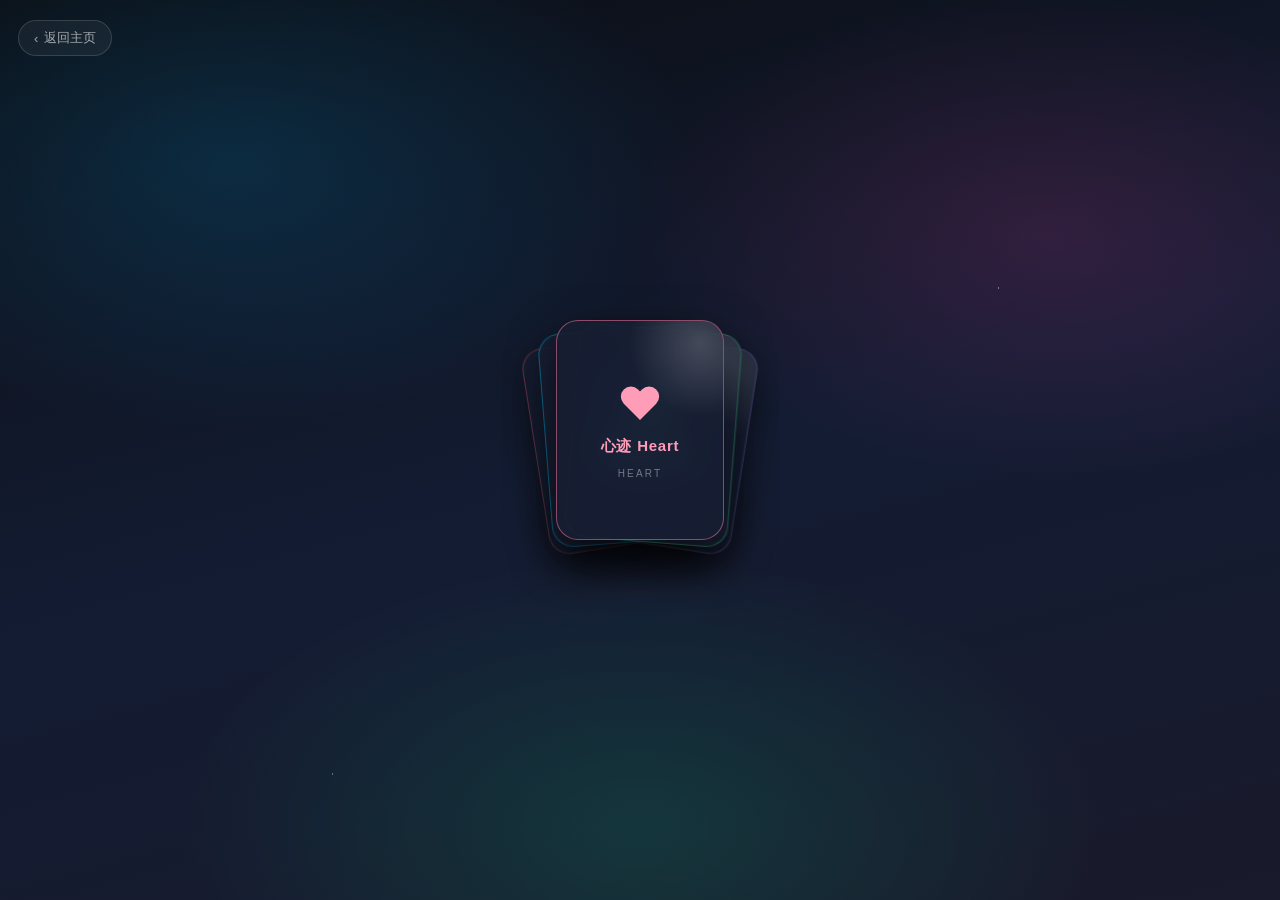
<file: 3d.html>
<!DOCTYPE html>
<html lang="zh-CN">
<head>
<meta charset="utf-8">
<meta name="robots" content="noindex, nofollow, noarchive, nosnippet, noimageindex">
<meta name="viewport" content="width=device-width, initial-scale=1, viewport-fit=cover">
<meta name="description" content="AJX 入口">
<title>AJX · 入口</title>
<link rel="apple-touch-icon" href="./images/apple-touch-icon.png">
<link rel="icon" href="./favicon.ico">
<style>
    * { margin: 0; padding: 0; box-sizing: border-box; }

    html, body {
        width: 100%;
        min-height: 100%;
        background: #0b0e14;
        overflow-x: hidden;          /* 任何时候都不许横向滚动 */
    }

    body {
        font-family: -apple-system, BlinkMacSystemFont, 'PingFang SC', 'Microsoft YaHei', 'Segoe UI', sans-serif;
        color: #fff;
        display: flex;
        flex-direction: column;
        align-items: center;
        justify-content: center;
        min-height: 100vh;
        min-height: 100svh;
        position: relative;
        -webkit-tap-highlight-color: transparent;
        background:
            radial-gradient(ellipse 60% 50% at 18% 18%, rgba(3,169,244,.16), transparent 60%),
            radial-gradient(ellipse 55% 45% at 82% 26%, rgba(244,65,165,.14), transparent 60%),
            radial-gradient(ellipse 60% 50% at 50% 92%, rgba(0,255,157,.12), transparent 60%),
            linear-gradient(165deg, #0b0e14 0%, #131c33 52%, #191a2b 100%);
    }

    .stars {
        position: fixed;
        inset: 0;
        pointer-events: none;
        z-index: 0;
        background-image:
            radial-gradient(1px 1px at 12% 22%, rgba(255,255,255,.55) 50%, transparent 51%),
            radial-gradient(1.4px 1.4px at 78% 32%, rgba(255,255,255,.4) 50%, transparent 51%),
            radial-gradient(1px 1px at 42% 63%, rgba(0,255,157,.45) 50%, transparent 51%),
            radial-gradient(1px 1px at 88% 78%, rgba(255,255,255,.3) 50%, transparent 51%),
            radial-gradient(1.4px 1.4px at 26% 86%, rgba(255,255,255,.35) 50%, transparent 51%),
            radial-gradient(1px 1px at 62% 12%, rgba(3,169,244,.4) 50%, transparent 51%);
        animation: twinkle 7s ease-in-out infinite alternate;
    }
    @keyframes twinkle {
        from { opacity: .45; }
        to   { opacity: .95; }
    }

    /* ============ 舞台：占满整屏，点它以外的地方都算空白 ============ */
    .stage {
        position: relative;
        z-index: 2;
        width: 100%;
        height: 420px;
        display: flex;
        align-items: center;
        justify-content: center;
        touch-action: pan-y;
    }

    /* ============ 卡片 ============ */
    .card {
        position: absolute;
        left: 50%;
        top: 50%;
        width: 168px;
        height: 220px;
        margin-left: -84px;
        margin-top: -110px;
        border-radius: 22px;
        text-decoration: none;
        color: #fff;
        display: flex;
        flex-direction: column;
        align-items: center;
        justify-content: center;
        gap: 12px;
        background: rgba(24, 30, 48, .82);
        -webkit-backdrop-filter: blur(16px) saturate(150%);
        backdrop-filter: blur(16px) saturate(150%);
        border: 1px solid rgba(255, 255, 255, .16);
        box-shadow: 0 18px 46px rgba(0, 0, 0, .5);
        overflow: hidden;
        cursor: pointer;
        transform-origin: 50% 130%;        /* B 的弧线圆心：卡片下方 */
        will-change: transform, opacity;
        backface-visibility: hidden;
        transition: transform .52s cubic-bezier(.22, .61, .36, 1),
                    opacity .4s ease,
                    box-shadow .3s ease,
                    border-color .3s ease;
    }
    .dragging .card { transition: none; }

    .card::before {
        content: "";
        position: absolute;
        top: -50px;
        right: -50px;
        width: 145px;
        height: 145px;
        border-radius: 50%;
        background: radial-gradient(circle, rgba(255, 255, 255, .18), transparent 70%);
        pointer-events: none;
    }

    .card[data-theme="fire"]  { border-color: rgba(255, 95, 109, .5); }
    .card[data-theme="stats"] { border-color: rgba(0, 198, 255, .5); }
    .card[data-theme="heart"] { border-color: rgba(255, 125, 165, .5); }
    .card[data-theme="log"]   { border-color: rgba(61, 220, 132, .5); }
    .card[data-theme="music"] { border-color: rgba(167, 139, 250, .5); }

    .ico { width: 44px; height: 44px; display: block; }
    .ico svg { width: 100%; height: 100%; display: block; }

    .card[data-theme="fire"]  .ico { color: #ff8a80; }
    .card[data-theme="stats"] .ico { color: #80d8ff; }
    .card[data-theme="heart"] .ico { color: #ff9db9; }
    .card[data-theme="log"]   .ico { color: #8ef0b5; }
    .card[data-theme="music"] .ico { color: #c4b5fd; }

    .nm {
        font-size: 15px;
        font-weight: 600;
        letter-spacing: .05em;
        white-space: nowrap;
    }
    .card[data-theme="fire"]  .nm { color: #ff8a80; }
    .card[data-theme="stats"] .nm { color: #80d8ff; }
    .card[data-theme="heart"] .nm { color: #ff9db9; }
    .card[data-theme="log"]   .nm { color: #8ef0b5; }
    .card[data-theme="music"] .nm { color: #c4b5fd; }

    .ds {
        font-size: 10px;
        letter-spacing: .22em;
        color: rgba(255, 255, 255, .4);
        text-transform: uppercase;
    }

    /* 展开后居中那张 */
    .card.is-on {
        border-color: rgba(255, 255, 255, .62) !important;
        box-shadow: 0 26px 64px rgba(0, 0, 0, .62), 0 0 44px rgba(120, 190, 255, .22);
    }

    /* ============ 底部 ============ */
    .foot {
        position: relative;
        z-index: 3;
        display: flex;
        flex-direction: column;
        align-items: center;
        gap: 0;
        min-height: 40px;
    }
    .dots {
        display: flex;
        align-items: center;
        gap: 9px;
        opacity: 0;
        transform: translateY(6px);
        transition: opacity .4s ease .1s, transform .4s ease .1s;
        pointer-events: none;
    }
    .spread .dots { opacity: 1; transform: none; pointer-events: auto; }
    .dot {
        width: 7px;
        height: 7px;
        border-radius: 50%;
        border: none;
        padding: 0;
        background: rgba(255, 255, 255, .22);
        cursor: pointer;
        transition: background .3s, width .3s, border-radius .3s;
        -webkit-tap-highlight-color: transparent;
    }
    .dot.is-on { width: 22px; border-radius: 4px; background: rgba(255, 255, 255, .82); }


    .back {
        position: fixed;
        top: 20px;
        left: 18px;
        z-index: 5;
        display: inline-flex;
        align-items: center;
        gap: 6px;
        padding: 8px 15px;
        font-size: 13px;
        color: rgba(255, 255, 255, .6);
        text-decoration: none;
        border: 1px solid rgba(255, 255, 255, .14);
        border-radius: 999px;
        background: rgba(255, 255, 255, .05);
        -webkit-backdrop-filter: blur(10px);
        backdrop-filter: blur(10px);
        -webkit-tap-highlight-color: transparent;
        transition: color .25s, border-color .25s, background .25s;
    }
    .back:hover { color: #fff; border-color: rgba(255,255,255,.4); background: rgba(255,255,255,.12); }

    @media (max-width: 480px) {
        .stage { height: 380px; }
        .card { width: 148px; height: 194px; margin-left: -74px; margin-top: -97px; border-radius: 19px; gap: 10px; }
        .ico { width: 38px; height: 38px; }
        .nm { font-size: 13.5px; }
    }

    .rise {
        opacity: 0;
        transform: translateY(24px);
        transition: opacity .7s ease, transform .7s cubic-bezier(.19, 1, .22, 1);
    }
    .rise.up { opacity: 1; transform: translateY(0); }
</style>
</head>
<body>

<div class="stars"></div>

<a class="back rise" href="./index.html"><span>‹</span> 返回主页</a>

<div class="stage rise" id="stage">
    <a class="card" data-theme="fire" data-i="0" href="./New-Year-fireworks.html">
        <span class="ico">
            <svg viewBox="0 0 24 24" fill="none" xmlns="http://www.w3.org/2000/svg">
                <path d="M12 2L13.5 8.5L20 10L13.5 11.5L12 18L10.5 11.5L4 10L10.5 8.5L12 2Z" fill="currentColor" opacity=".92"/><path d="M18.4 13.6L18.9 16.1L21.4 16.6L18.9 17.1L18.4 19.6L17.9 17.1L15.4 16.6L17.9 16.1L18.4 13.6Z" fill="currentColor" opacity=".68"/>
            </svg>
        </span>
        <span class="nm">新年烟花</span>
        <span class="ds">New Year</span>
    </a>

    <a class="card" data-theme="stats" data-i="1" href="./ybp.html">
        <span class="ico">
            <svg viewBox="0 0 24 24" fill="none" xmlns="http://www.w3.org/2000/svg">
                <rect x="3" y="4" width="18" height="4" rx="1.6" fill="currentColor" opacity=".92"/><rect x="3" y="11" width="18" height="4" rx="1.6" fill="currentColor" opacity=".68"/><rect x="3" y="18" width="11" height="4" rx="1.6" fill="currentColor" opacity=".45"/>
            </svg>
        </span>
        <span class="nm">站点统计</span>
        <span class="ds">Stats</span>
    </a>

    <a class="card" data-theme="heart" data-i="2" href="./heart.html">
        <span class="ico">
            <svg viewBox="0 0 24 24" fill="none" xmlns="http://www.w3.org/2000/svg">
                <path d="M20.84 4.61a5.5 5.5 0 0 0-7.78 0L12 5.67l-1.06-1.06a5.5 5.5 0 0 0-7.78 7.78L12 21.23l8.84-8.84a5.5 5.5 0 0 0 0-7.78z" fill="currentColor"/>
            </svg>
        </span>
        <span class="nm">心迹 Heart</span>
        <span class="ds">Heart</span>
    </a>

    <a class="card" data-theme="log" data-i="3" href="./logcatcher.html">
        <span class="ico">
            <svg viewBox="0 0 24 24" fill="none" xmlns="http://www.w3.org/2000/svg">
                <path d="M4 6h16M4 12h16M4 18h9" stroke="currentColor" stroke-width="2" stroke-linecap="round"/><circle cx="18.4" cy="18" r="1.8" fill="currentColor"/>
            </svg>
        </span>
        <span class="nm">LogCatcher</span>
        <span class="ds">Log</span>
    </a>

    <a class="card" data-theme="music" data-i="4" href="./music.html">
        <span class="ico">
            <svg viewBox="0 0 24 24" fill="none" xmlns="http://www.w3.org/2000/svg">
                <path d="M9 18.5V5.5L20 3v13.5" stroke="currentColor" stroke-width="1.8" stroke-linecap="round" stroke-linejoin="round"/><circle cx="6.5" cy="18.5" r="2.5" fill="currentColor" opacity=".92"/><circle cx="17.5" cy="16.5" r="2.5" fill="currentColor" opacity=".92"/>
            </svg>
        </span>
        <span class="nm">停云</span>
        <span class="ds">Lounge</span>
    </a>
</div>

<div class="foot rise">
    <div class="dots" id="dots"></div>
</div>

<script>
(function () {
    'use strict';

    var stage = document.getElementById('stage');
    if (!stage) return;

    var cards = Array.prototype.slice.call(stage.querySelectorAll('.card'));
    var total = cards.length;
    if (!total) return;

    var dotBox = document.getElementById('dots');

    /* =========================================================
       state: 'folded' 扇面折叠（整块是一个按钮）
              'spread' 展开（可横滑、居中卡可点）
       ========================================================= */
    var state = 'folded';
    var index = Math.floor(total / 2);   // 默认中间那张
    var dragDX = 0;
    var dragging = false;

    /* ---------------- 尺寸 ---------------- */
    function metrics() {
        var w = window.innerWidth;
        /* 卡宽不再写死，而是让给"三张不重叠"这个硬约束：
           3 张并排需要  w >= 3*cardW + 2*gap + 16(边距)
           反解 cardW = (w - 2*gap - 16) / 3，再夹到一个好看的上限。
           这样手机上卡自动变小，但永远不会互相压住。 */
        var gapPx = w < 400 ? 10 : 14;
        var maxByFit3 = (w - 2 * gapPx - 16) / 3;
        var cardW = Math.min(w < 481 ? 150 : 172, maxByFit3);
        cardW = Math.max(cardW, 96);                       // 别小到看不清
        var cardH = Math.round(cardW * (220 / 168));        // 保持原比例

        /* 展开态：每张卡之间必须有清晰间隙，绝不重叠。
           最外侧卡（index±2）右边缘 <= w - 8
             w/2 + 2*step + cardW/2 + 8 <= w   →   step <= (w/2 - cardW/2 - 8)/2
           同时相邻卡之间留 gapPx 的空隙
             step >= cardW + gapPx
           两个条件冲突时（超窄屏）优先保证"不重叠"，
           宁可让最外侧卡略微贴边也不能压在一起。 */
        /* 不重叠口径：相邻中心距 step >= 卡宽 + 间隙 */
        var noOverlap = cardW + gapPx;

        /* 屏内可视口径：最外侧卡右边缘 <= w - 8
           若一屏放 3 张（index±1）：w/2 + step + cardW/2 + 8 <= w  →  step <= w/2 - cardW/2 - 8
           若一屏放 5 张（index±2）：w/2 + 2*step + cardW/2 + 8 <= w  →  step <= (w/2 - cardW/2 - 8)/2 */
        var fit3 = w / 2 - cardW / 2 - 8;
        var fit5 = fit3 / 2;

        var step, visible;
        if (noOverlap <= fit5) {
            step = noOverlap; visible = 5;    // 大屏：5 张全摆下
        } else {
            step = noOverlap; visible = 3;    // 常规：一屏 3 张，靠拖动换
        }

        return {
            w: w, cardW: cardW, cardH: cardH,
            step: step, visible: visible
        };
    }

    /* ---------------- 布局 ---------------- */
    function layout() {
        var m = metrics();

        if (state === 'folded') {
            /* B 的扇面：五张卡以底部为圆心，散开一个 16° 的小扇形。
               中间那张角度 0（正对用户），两侧依次 ±4°、±8°，
               层层叠压但有扇骨般的错落感 —— 不是完全重合的一沓。 */
            cards.forEach(function (c, i) {
                var off = i - index;
                off = ((off % total) + total) % total;
                if (off > total / 2) off -= total;      // 归一化到 [-2, 2]

                var deg = off * 4.5;                     // 每张差 4.5°
                var lift = Math.abs(off) * 0;            // 不额外抬升，靠旋转形成扇面
                var sc = 1 - Math.abs(off) * 0.028;
                c.style.transform =
                    'translate(0,' + lift + 'px) rotate(' + deg.toFixed(2) + 'deg) scale(' + sc.toFixed(3) + ')';
                c.style.opacity = (1 - Math.abs(off) * 0.13).toFixed(2);
                c.style.zIndex = 30 - Math.abs(off);
                c.style.pointerEvents = 'auto';          // 整块都能点（点了只展开）
                c.classList.remove('is-on');
            });
            return;
        }

        /* 展开态：以选中卡为中心向两侧排开，间距 = 卡宽 + 间隙，绝不重叠。
           off 做环形归一化，所以首尾也能接上（拖到第 5 张右边是第 1 张）。 */
        var half = Math.floor(total / 2);
        cards.forEach(function (c, i) {
            var off = i - index;
            off = ((off % total) + total) % total;
            if (off > half) off -= total;                 // → [-2, 2]

            var x = off * m.step + dragDX;
            var inView = Math.abs(off) <= (m.visible - 1) / 2;

            var op = off === 0 ? 1 : (Math.abs(off) === 1 ? 0.82 : 0.5);

            c.style.transform = 'translate3d(' + x.toFixed(1) + 'px,0,0) scale(1)';
            c.style.opacity = op.toFixed(2);
            c.style.zIndex = 50 - Math.abs(off);
            c.style.pointerEvents = 'auto';
            if (off === 0 && !dragging) c.classList.add('is-on');
            else c.classList.remove('is-on');
        });

        Array.prototype.forEach.call(dotBox.children, function (d, i) {
            if (i === index) d.classList.add('is-on');
            else d.classList.remove('is-on');
        });
    }

    /* ---------------- 展开 / 收起 ---------------- */
    function spread() {
        state = 'spread';
        document.body.classList.add('spread');
        stage.classList.add('spread');
dragDX = 0;
        layout();
    }

    function fold() {
        state = 'folded';
        dragDX = 0;
        dragging = false;
        document.body.classList.remove('spread');
        stage.classList.remove('spread');
        stage.classList.remove('dragging');
layout();
    }

    function goTo(i) {
        index = ((i % total) + total) % total;
        dragDX = 0;
        layout();
    }

    /* ---------------- 圆点 ---------------- */
    for (var i = 0; i < total; i++) {
        var b = document.createElement('button');
        b.className = 'dot';
        b.type = 'button';
        b.setAttribute('aria-label', '第 ' + (i + 1) + ' 张');
        (function (idx) {
            b.addEventListener('click', function (e) {
                e.stopPropagation();
                if (state === 'folded') { spread(); return; }
                goTo(idx);
            });
        })(i);
        dotBox.appendChild(b);
    }

    /* =========================================================
       手势 + 点击
       统一用一套逻辑：
         按下记录起点
         移动超过 10px → 标记 moved（这次手势不再算点击）
         抬起时：
           - moved 且是横向拖动 → 换卡
           - 没 moved → 当成点击，按点击规则处理
       ========================================================= */
    var startX = 0, startY = 0, moved = false, lockDir = null;

    function onDown(e) {
        var p = e.touches ? e.touches[0] : e;
        startX = p.clientX;
        startY = p.clientY;
        moved = false;
        lockDir = null;
        dragDX = 0;
        if (state === 'spread') {
            dragging = true;
            stage.classList.add('dragging');
        }
    }

    function onMove(e) {
        if (!startX && !startY) return;
        var p = e.touches ? e.touches[0] : e;
        var dx = p.clientX - startX;
        var dy = p.clientY - startY;

        if (Math.abs(dx) > 10 || Math.abs(dy) > 10) moved = true;
        if (state !== 'spread') return;

        if (!lockDir) {
            if (Math.abs(dx) < 6 && Math.abs(dy) < 6) return;
            lockDir = Math.abs(dx) > Math.abs(dy) ? 'x' : 'y';
            if (lockDir === 'y') {
                dragging = false;
                stage.classList.remove('dragging');
                return;
            }
        }
        if (lockDir !== 'x') return;

        dragDX = dx;
        layout();
        if (e.cancelable) e.preventDefault();
    }

    function onUp(e) {
        var wasSpread = (state === 'spread');
        var wasDragging = dragging;
        dragging = false;
        stage.classList.remove('dragging');

        if (wasSpread && wasDragging) {
            var m = metrics();
            var jump = Math.round(dragDX / m.step);
            if (jump !== 0) {
                index = ((index - jump) % total + total) % total;
            }
            dragDX = 0;
            layout();
        }

        if (moved) {                    // 拖过就不当点击
            startX = startY = 0;
            return;
        }

        /* ---- 没拖动 → 按点击处理 ---- */
        var t = e.target;
        var cardEl = t && t.closest ? t.closest('.card') : null;

        if (state === 'folded') {
            spread();                   // 折叠态：点哪里都只展开
        } else if (!cardEl) {
            fold();                     // 展开态：点空白 → 收起
        } else {
            var ci = parseInt(cardEl.getAttribute('data-i'), 10);
            if (ci === index) {
                window.location.href = cardEl.getAttribute('href');   // 居中卡 → 跳转
            } else {
                goTo(ci);               // 非居中卡 → 只切过去
            }
        }
        startX = startY = 0;
    }

    if (window.PointerEvent) {
        stage.addEventListener('pointerdown', onDown);
        window.addEventListener('pointermove', onMove, { passive: false });
        window.addEventListener('pointerup', onUp);
        window.addEventListener('pointercancel', onUp);
    } else {
        stage.addEventListener('touchstart', onDown, { passive: true });
        window.addEventListener('touchmove', onMove, { passive: false });
        window.addEventListener('touchend', onUp);
        stage.addEventListener('mousedown', onDown);
        window.addEventListener('mousemove', onMove);
        window.addEventListener('mouseup', onUp);
    }

    /* 卡片本身禁止默认跳转（跳转在 onUp 里手动做，保证拖动不会误触发） */
    cards.forEach(function (card) {
        card.addEventListener('click', function (e) { e.preventDefault(); });
    });

    /* 键盘 */
    window.addEventListener('keydown', function (e) {
        if (e.key === 'Escape') { fold(); return; }
        if (state !== 'spread') {
            if (e.key === 'Enter' || e.key === ' ') { e.preventDefault(); spread(); }
            return;
        }
        if (e.key === 'ArrowLeft') goTo(index - 1);
        else if (e.key === 'ArrowRight') goTo(index + 1);
    });

    var rt = null;
    window.addEventListener('resize', function () {
        clearTimeout(rt);
        rt = setTimeout(layout, 120);
    });

    layout();
    var t = 0;
    Array.prototype.slice.call(document.querySelectorAll('.rise')).forEach(function (el) {
        (function (node, delay) {
            setTimeout(function () { node.classList.add('up'); }, delay);
        })(el, t);
        t += 130;
    });
    setTimeout(layout, 60);
})();
</script>

</body>
</html>
</file>
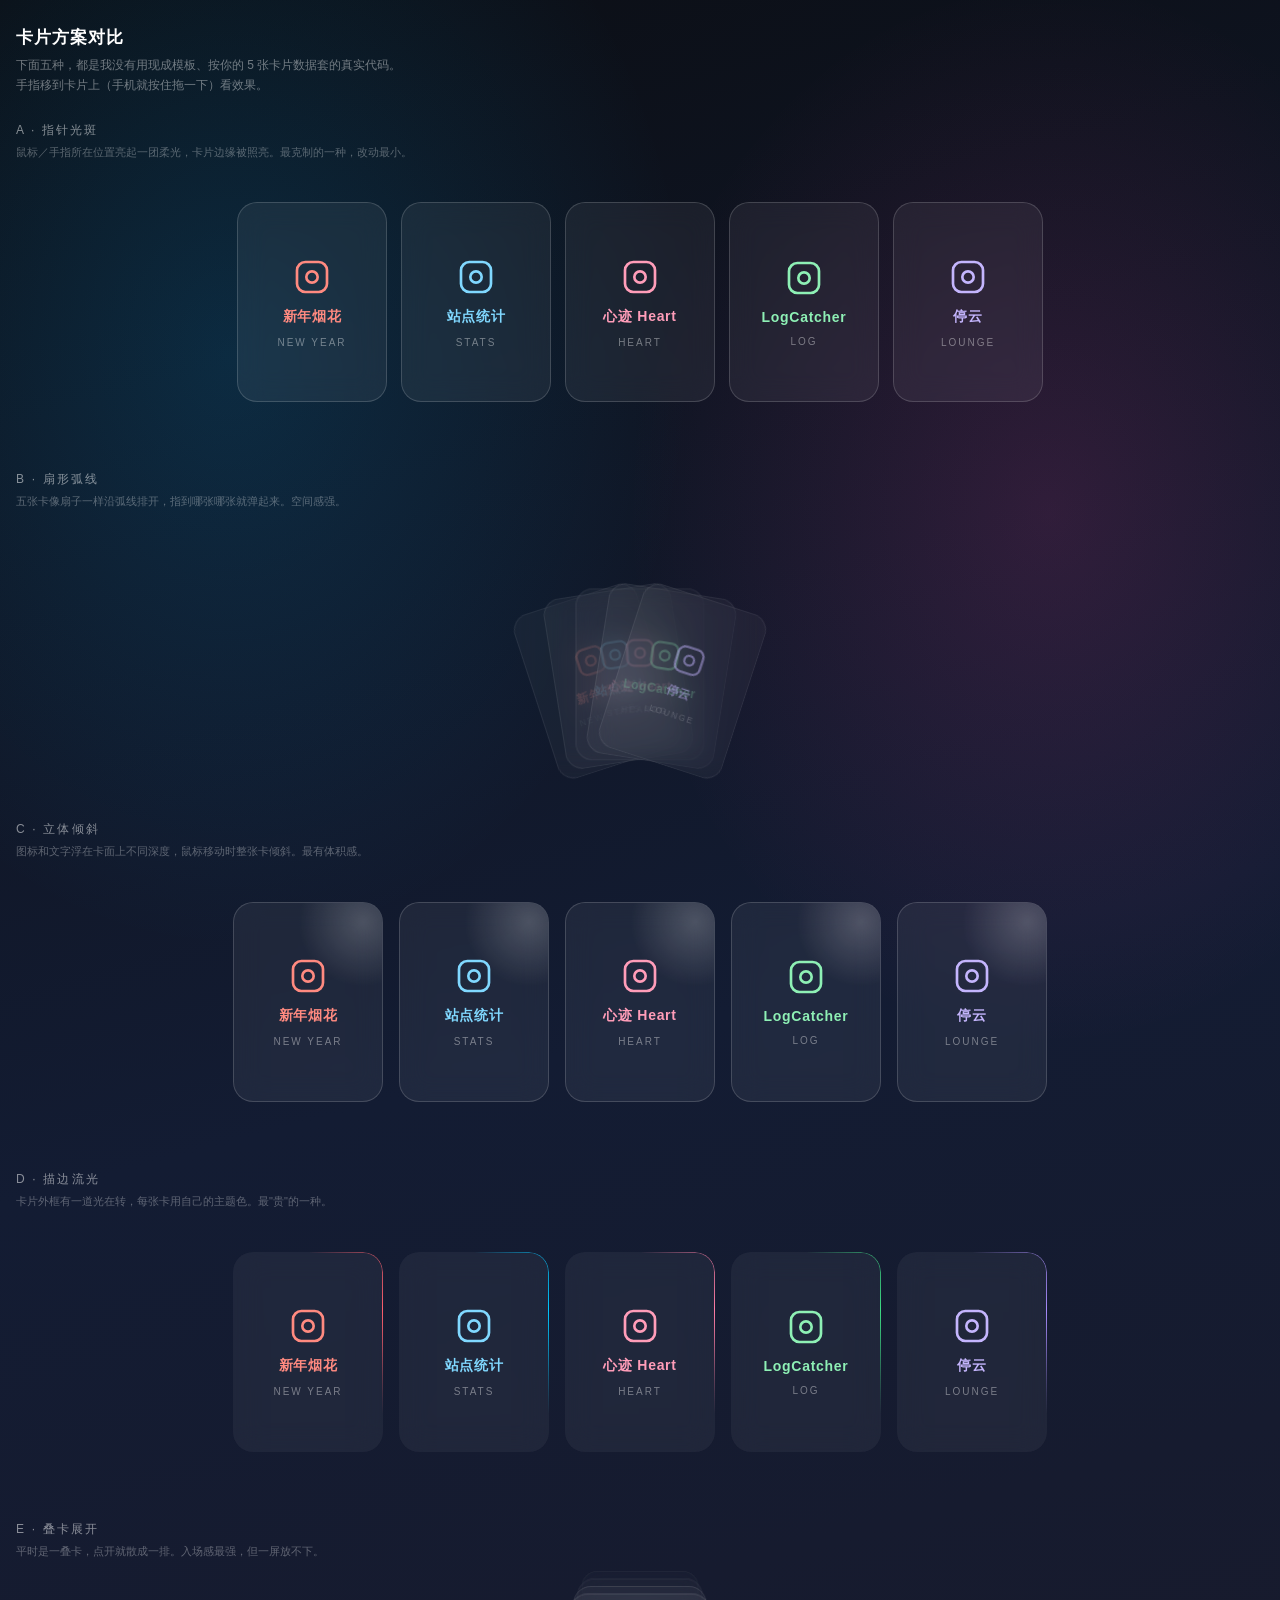
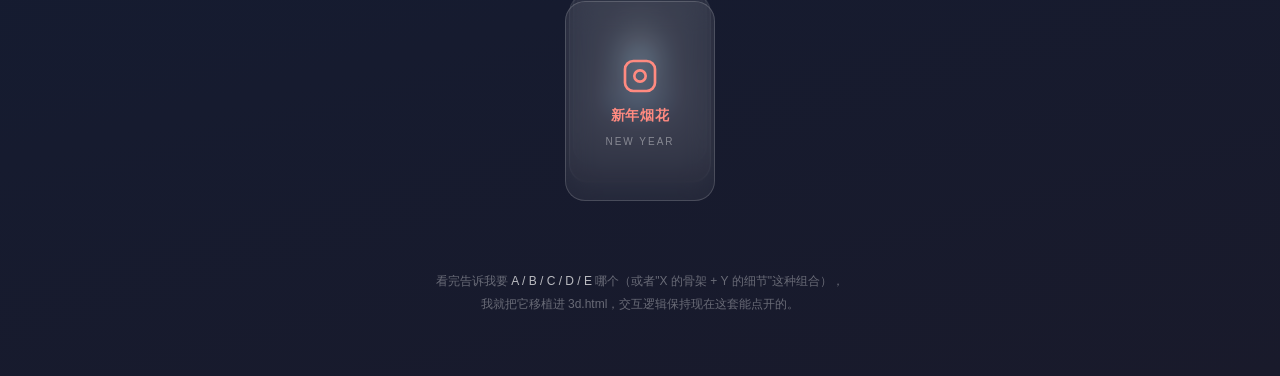
<file: cards-demo.html>
<!DOCTYPE html>
<html lang="zh-CN">
<head>
<meta charset="utf-8">
<meta name="viewport" content="width=device-width, initial-scale=1">
<title>方案对比</title>
<style>
*{margin:0;padding:0;box-sizing:border-box}
body{
  font-family:-apple-system,BlinkMacSystemFont,'PingFang SC','Microsoft YaHei',sans-serif;
  background:radial-gradient(ellipse 60% 50% at 18% 18%,rgba(3,169,244,.16),transparent 60%),
             radial-gradient(ellipse 55% 45% at 82% 26%,rgba(244,65,165,.14),transparent 60%),
             linear-gradient(165deg,#0b0e14,#131c33 52%,#191a2b);
  min-height:100vh;color:#fff;padding:26px 16px 60px;
  -webkit-tap-highlight-color:transparent;
}
h1{font-size:17px;font-weight:600;letter-spacing:.06em;margin-bottom:6px}
.sub{font-size:12px;color:rgba(255,255,255,.42);margin-bottom:26px;line-height:1.7}
.sec{margin-bottom:44px}
.tag{font-size:12px;letter-spacing:.18em;color:rgba(255,255,255,.5);margin-bottom:4px;text-transform:uppercase}
.desc{font-size:11px;color:rgba(255,255,255,.32);margin-bottom:16px;line-height:1.7}
.stage{position:relative;height:250px;display:flex;align-items:center;justify-content:center;perspective:900px}

/* 卡片通用外观 */
.card,.cd{
  width:150px;height:200px;border-radius:20px;
  display:flex;flex-direction:column;align-items:center;justify-content:center;gap:11px;
  background:rgba(255,255,255,.06);
  border:1px solid rgba(255,255,255,.16);
  -webkit-backdrop-filter:blur(14px);backdrop-filter:blur(14px);
  text-decoration:none;color:#fff;position:relative;overflow:hidden;
  cursor:pointer;
  transition:transform .5s cubic-bezier(.22,.61,.36,1),opacity .5s,box-shadow .5s,border-color .5s;
}
.card .ico,.cd .ico{width:40px;height:40px}
.card .ico svg,.cd .ico svg{width:100%;height:100%;display:block}
.card .nm,.cd .nm{font-size:14px;font-weight:600;letter-spacing:.05em;white-space:nowrap}
.card .ds,.cd .ds{font-size:10px;letter-spacing:.2em;color:rgba(255,255,255,.4);text-transform:uppercase}

/* ========== 方案 A：指针光斑（Linear 风）========== */
.A .pa{position:relative;border-radius:20px;padding:1px}
.A .pa::before{
  content:"";position:absolute;inset:0;border-radius:20px;
  background:radial-gradient(220px circle at var(--x,50%) var(--y,50%),rgba(255,255,255,.55),transparent 62%);
  opacity:0;transition:opacity .4s ease;pointer-events:none;
}
.A .pa:hover::before{opacity:1}
.A .pa::after{
  content:"";position:absolute;inset:0;border-radius:20px;
  background:radial-gradient(340px circle at var(--x,50%) var(--y,50%),rgba(120,190,255,.22),transparent 60%);
  opacity:0;transition:opacity .4s ease;pointer-events:none;z-index:3;
}
.A .pa:hover::after{opacity:1}
.A .card{margin:0 6px}

/* ========== 方案 B：扇形弧线（fanned）========== */
.B .fan{position:relative;width:150px;height:200px}
.B .fan .card{
  --i:0;
  position:absolute;inset:0;
  transform-origin:50% 130%;
  transform:rotate(calc((var(--i) - 2) * 9deg)) translateY(calc(var(--i) * 0px)) scale(.86);
  opacity:.5;
}
.B .fan .card:hover{
  transform:rotate(calc((var(--i) - 2) * 9deg)) translateY(-26px) scale(1);
  opacity:1;z-index:9;
  box-shadow:0 24px 60px rgba(0,0,0,.6),0 0 40px rgba(120,190,255,.22);
  border-color:rgba(255,255,255,.55);
}
.B .fan .card[data-i="0"]{--i:0}
.B .fan .card[data-i="1"]{--i:1}
.B .fan .card[data-i="2"]{--i:2}
.B .fan .card[data-i="3"]{--i:3}
.B .fan .card[data-i="4"]{--i:4}

/* ========== 方案 C：立体倾斜 3D（Nike 视差）========== */
.C .tilt{transform-style:preserve-3d;margin:0 8px}
.C .card{transform-style:preserve-3d}
.C .card .ico{transform:translateZ(38px);transition:transform .5s}
.C .card .nm{transform:translateZ(30px);transition:transform .5s}
.C .card .ds{transform:translateZ(22px);transition:transform .5s}
.C .card::before{
  content:"";position:absolute;top:-46px;right:-46px;width:130px;height:130px;border-radius:50%;
  background:radial-gradient(circle,rgba(255,255,255,.2),transparent 70%);pointer-events:none;
}
.C .card:hover .ico{transform:translateZ(66px)}
.C .card:hover .nm{transform:translateZ(52px)}
.C .card:hover{
  box-shadow:0 30px 70px rgba(0,0,0,.65),0 0 40px rgba(120,190,255,.2);
  border-color:rgba(255,255,255,.5);
}

/* ========== 方案 D：描边流光（conic 旋转）========== */
@property --ang{syntax:'<angle>';inherits:false;initial-value:0deg}
.D .card{margin:0 8px;border:none;background:rgba(255,255,255,.05)}
.D .card::before{
  content:"";position:absolute;inset:0;border-radius:20px;padding:1.4px;
  background:conic-gradient(from var(--ang),transparent 0deg,var(--glow) 60deg,transparent 130deg,transparent 360deg);
  -webkit-mask:linear-gradient(#000 0 0) content-box,linear-gradient(#000 0 0);
  -webkit-mask-composite:xor;mask-composite:exclude;
  animation:spin 3.4s linear infinite;pointer-events:none;
}
@keyframes spin{to{--ang:360deg}}
.D .card::after{
  content:"";position:absolute;inset:14%;border-radius:50%;
  background:radial-gradient(circle,color-mix(in srgb,var(--glow) 16%,transparent),transparent 70%);
  opacity:0;transition:opacity .5s;pointer-events:none;
}
.D .card:hover::after{opacity:1}
.D .card[data-glow="fire"]{--glow:#ff5f6d}
.D .card[data-glow="stats"]{--glow:#00c6ff}
.D .card[data-glow="heart"]{--glow:#ff7da5}
.D .card[data-glow="log"]{--glow:#3ddc84}
.D .card[data-glow="music"]{--glow:#a78bfa}

/* ========== 方案 E：叠卡展开（stack reveal）========== */
.E .stack{position:relative;width:150px;height:200px}
.E .stack .card{
  position:absolute;inset:0;
  --d:0;
  transform:translateY(calc(var(--d) * -13px)) scale(calc(1 - var(--d) * .055));
  opacity:calc(1 - var(--d) * .18);
  z-index:calc(10 - var(--d));
}
.E .stack .card[data-d="0"]{--d:0}
.E .stack .card[data-d="1"]{--d:1}
.E .stack .card[data-d="2"]{--d:2}
.E .stack .card[data-d="3"]{--d:3}
.E .stack .card[data-d="4"]{--d:4}
.E .stack:hover .card{
  --d:0 !important;
  transform:translateX(calc((var(--k) - 2) * 108px)) scale(.9);
  opacity:1;
}
.E .stack:hover .card[data-k="0"]{transform:translateX(-208px) scale(.84) rotate(-6deg);opacity:.8}
.E .stack:hover .card[data-k="1"]{transform:translateX(-104px) scale(.9) rotate(-3deg);opacity:.9}
.E .stack:hover .card[data-k="3"]{transform:translateX(104px) scale(.9) rotate(3deg);opacity:.9}
.E .stack:hover .card[data-k="4"]{transform:translateX(208px) scale(.84) rotate(6deg);opacity:.8}

.foot{font-size:12px;color:rgba(255,255,255,.35);line-height:1.9;text-align:center}
.foot b{color:rgba(255,255,255,.7);font-weight:500}
</style>
</head>
<body>

<h1>卡片方案对比</h1>
<p class="sub">下面五种，都是我没有用现成模板、按你的 5 张卡片数据套的真实代码。<br>手指移到卡片上（手机就按住拖一下）看效果。</p>

<!-- A -->
<div class="sec A">
  <p class="tag">A · 指针光斑</p>
  <p class="desc">鼠标／手指所在位置亮起一团柔光，卡片边缘被照亮。最克制的一种，改动最小。</p>
  <div class="stage">
    <div class="pa">
      <a class="card">
      <span class="ico" style="color:#ff8a80">
        <svg viewBox="0 0 24 24" fill="none" stroke="currentColor" stroke-width="1.6" stroke-linecap="round" stroke-linejoin="round">
          <rect x="3" y="3" width="18" height="18" rx="5"/>
          <circle cx="12" cy="12" r="3.4"/>
        </svg>
      </span>
      <span class="nm" style="color:#ff8a80">新年烟花</span>
      <span class="ds">New Year</span>
      </a>
    </div>
    <div class="pa">
      <a class="card">
      <span class="ico" style="color:#80d8ff">
        <svg viewBox="0 0 24 24" fill="none" stroke="currentColor" stroke-width="1.6" stroke-linecap="round" stroke-linejoin="round">
          <rect x="3" y="3" width="18" height="18" rx="5"/>
          <circle cx="12" cy="12" r="3.4"/>
        </svg>
      </span>
      <span class="nm" style="color:#80d8ff">站点统计</span>
      <span class="ds">Stats</span>
      </a>
    </div>
    <div class="pa">
      <a class="card">
      <span class="ico" style="color:#ff9db9">
        <svg viewBox="0 0 24 24" fill="none" stroke="currentColor" stroke-width="1.6" stroke-linecap="round" stroke-linejoin="round">
          <rect x="3" y="3" width="18" height="18" rx="5"/>
          <circle cx="12" cy="12" r="3.4"/>
        </svg>
      </span>
      <span class="nm" style="color:#ff9db9">心迹 Heart</span>
      <span class="ds">Heart</span>
      </a>
    </div>
    <div class="pa">
      <a class="card">
      <span class="ico" style="color:#8ef0b5">
        <svg viewBox="0 0 24 24" fill="none" stroke="currentColor" stroke-width="1.6" stroke-linecap="round" stroke-linejoin="round">
          <rect x="3" y="3" width="18" height="18" rx="5"/>
          <circle cx="12" cy="12" r="3.4"/>
        </svg>
      </span>
      <span class="nm" style="color:#8ef0b5">LogCatcher</span>
      <span class="ds">Log</span>
      </a>
    </div>
    <div class="pa">
      <a class="card">
      <span class="ico" style="color:#c4b5fd">
        <svg viewBox="0 0 24 24" fill="none" stroke="currentColor" stroke-width="1.6" stroke-linecap="round" stroke-linejoin="round">
          <rect x="3" y="3" width="18" height="18" rx="5"/>
          <circle cx="12" cy="12" r="3.4"/>
        </svg>
      </span>
      <span class="nm" style="color:#c4b5fd">停云</span>
      <span class="ds">Lounge</span>
      </a>
    </div>
  </div>
</div>

<!-- B -->
<div class="sec B">
  <p class="tag">B · 扇形弧线</p>
  <p class="desc">五张卡像扇子一样沿弧线排开，指到哪张哪张就弹起来。空间感强。</p>
  <div class="stage">
    <div class="fan">
      <a class="card" data-i="0">
      <span class="ico" style="color:#ff8a80">
        <svg viewBox="0 0 24 24" fill="none" stroke="currentColor" stroke-width="1.6" stroke-linecap="round" stroke-linejoin="round">
          <rect x="3" y="3" width="18" height="18" rx="5"/>
          <circle cx="12" cy="12" r="3.4"/>
        </svg>
      </span>
      <span class="nm" style="color:#ff8a80">新年烟花</span>
      <span class="ds">New Year</span>
      </a>
      <a class="card" data-i="1">
      <span class="ico" style="color:#80d8ff">
        <svg viewBox="0 0 24 24" fill="none" stroke="currentColor" stroke-width="1.6" stroke-linecap="round" stroke-linejoin="round">
          <rect x="3" y="3" width="18" height="18" rx="5"/>
          <circle cx="12" cy="12" r="3.4"/>
        </svg>
      </span>
      <span class="nm" style="color:#80d8ff">站点统计</span>
      <span class="ds">Stats</span>
      </a>
      <a class="card" data-i="2">
      <span class="ico" style="color:#ff9db9">
        <svg viewBox="0 0 24 24" fill="none" stroke="currentColor" stroke-width="1.6" stroke-linecap="round" stroke-linejoin="round">
          <rect x="3" y="3" width="18" height="18" rx="5"/>
          <circle cx="12" cy="12" r="3.4"/>
        </svg>
      </span>
      <span class="nm" style="color:#ff9db9">心迹 Heart</span>
      <span class="ds">Heart</span>
      </a>
      <a class="card" data-i="3">
      <span class="ico" style="color:#8ef0b5">
        <svg viewBox="0 0 24 24" fill="none" stroke="currentColor" stroke-width="1.6" stroke-linecap="round" stroke-linejoin="round">
          <rect x="3" y="3" width="18" height="18" rx="5"/>
          <circle cx="12" cy="12" r="3.4"/>
        </svg>
      </span>
      <span class="nm" style="color:#8ef0b5">LogCatcher</span>
      <span class="ds">Log</span>
      </a>
      <a class="card" data-i="4">
      <span class="ico" style="color:#c4b5fd">
        <svg viewBox="0 0 24 24" fill="none" stroke="currentColor" stroke-width="1.6" stroke-linecap="round" stroke-linejoin="round">
          <rect x="3" y="3" width="18" height="18" rx="5"/>
          <circle cx="12" cy="12" r="3.4"/>
        </svg>
      </span>
      <span class="nm" style="color:#c4b5fd">停云</span>
      <span class="ds">Lounge</span>
      </a>
    </div>
  </div>
</div>

<!-- C -->
<div class="sec C">
  <p class="tag">C · 立体倾斜</p>
  <p class="desc">图标和文字浮在卡面上不同深度，鼠标移动时整张卡倾斜。最有体积感。</p>
  <div class="stage" id="tiltStage">
    <div class="tilt">
      <a class="card">
      <span class="ico" style="color:#ff8a80">
        <svg viewBox="0 0 24 24" fill="none" stroke="currentColor" stroke-width="1.6" stroke-linecap="round" stroke-linejoin="round">
          <rect x="3" y="3" width="18" height="18" rx="5"/>
          <circle cx="12" cy="12" r="3.4"/>
        </svg>
      </span>
      <span class="nm" style="color:#ff8a80">新年烟花</span>
      <span class="ds">New Year</span>
      </a>
    </div>
    <div class="tilt">
      <a class="card">
      <span class="ico" style="color:#80d8ff">
        <svg viewBox="0 0 24 24" fill="none" stroke="currentColor" stroke-width="1.6" stroke-linecap="round" stroke-linejoin="round">
          <rect x="3" y="3" width="18" height="18" rx="5"/>
          <circle cx="12" cy="12" r="3.4"/>
        </svg>
      </span>
      <span class="nm" style="color:#80d8ff">站点统计</span>
      <span class="ds">Stats</span>
      </a>
    </div>
    <div class="tilt">
      <a class="card">
      <span class="ico" style="color:#ff9db9">
        <svg viewBox="0 0 24 24" fill="none" stroke="currentColor" stroke-width="1.6" stroke-linecap="round" stroke-linejoin="round">
          <rect x="3" y="3" width="18" height="18" rx="5"/>
          <circle cx="12" cy="12" r="3.4"/>
        </svg>
      </span>
      <span class="nm" style="color:#ff9db9">心迹 Heart</span>
      <span class="ds">Heart</span>
      </a>
    </div>
    <div class="tilt">
      <a class="card">
      <span class="ico" style="color:#8ef0b5">
        <svg viewBox="0 0 24 24" fill="none" stroke="currentColor" stroke-width="1.6" stroke-linecap="round" stroke-linejoin="round">
          <rect x="3" y="3" width="18" height="18" rx="5"/>
          <circle cx="12" cy="12" r="3.4"/>
        </svg>
      </span>
      <span class="nm" style="color:#8ef0b5">LogCatcher</span>
      <span class="ds">Log</span>
      </a>
    </div>
    <div class="tilt">
      <a class="card">
      <span class="ico" style="color:#c4b5fd">
        <svg viewBox="0 0 24 24" fill="none" stroke="currentColor" stroke-width="1.6" stroke-linecap="round" stroke-linejoin="round">
          <rect x="3" y="3" width="18" height="18" rx="5"/>
          <circle cx="12" cy="12" r="3.4"/>
        </svg>
      </span>
      <span class="nm" style="color:#c4b5fd">停云</span>
      <span class="ds">Lounge</span>
      </a>
    </div>
  </div>
</div>

<!-- D -->
<div class="sec D">
  <p class="tag">D · 描边流光</p>
  <p class="desc">卡片外框有一道光在转，每张卡用自己的主题色。最"贵"的一种。</p>
  <div class="stage">
    <a class="card" data-glow="fire">
      <span class="ico" style="color:#ff8a80">
        <svg viewBox="0 0 24 24" fill="none" stroke="currentColor" stroke-width="1.6" stroke-linecap="round" stroke-linejoin="round">
          <rect x="3" y="3" width="18" height="18" rx="5"/>
          <circle cx="12" cy="12" r="3.4"/>
        </svg>
      </span>
      <span class="nm" style="color:#ff8a80">新年烟花</span>
      <span class="ds">New Year</span>
    </a>
    <a class="card" data-glow="stats">
      <span class="ico" style="color:#80d8ff">
        <svg viewBox="0 0 24 24" fill="none" stroke="currentColor" stroke-width="1.6" stroke-linecap="round" stroke-linejoin="round">
          <rect x="3" y="3" width="18" height="18" rx="5"/>
          <circle cx="12" cy="12" r="3.4"/>
        </svg>
      </span>
      <span class="nm" style="color:#80d8ff">站点统计</span>
      <span class="ds">Stats</span>
    </a>
    <a class="card" data-glow="heart">
      <span class="ico" style="color:#ff9db9">
        <svg viewBox="0 0 24 24" fill="none" stroke="currentColor" stroke-width="1.6" stroke-linecap="round" stroke-linejoin="round">
          <rect x="3" y="3" width="18" height="18" rx="5"/>
          <circle cx="12" cy="12" r="3.4"/>
        </svg>
      </span>
      <span class="nm" style="color:#ff9db9">心迹 Heart</span>
      <span class="ds">Heart</span>
    </a>
    <a class="card" data-glow="log">
      <span class="ico" style="color:#8ef0b5">
        <svg viewBox="0 0 24 24" fill="none" stroke="currentColor" stroke-width="1.6" stroke-linecap="round" stroke-linejoin="round">
          <rect x="3" y="3" width="18" height="18" rx="5"/>
          <circle cx="12" cy="12" r="3.4"/>
        </svg>
      </span>
      <span class="nm" style="color:#8ef0b5">LogCatcher</span>
      <span class="ds">Log</span>
    </a>
    <a class="card" data-glow="music">
      <span class="ico" style="color:#c4b5fd">
        <svg viewBox="0 0 24 24" fill="none" stroke="currentColor" stroke-width="1.6" stroke-linecap="round" stroke-linejoin="round">
          <rect x="3" y="3" width="18" height="18" rx="5"/>
          <circle cx="12" cy="12" r="3.4"/>
        </svg>
      </span>
      <span class="nm" style="color:#c4b5fd">停云</span>
      <span class="ds">Lounge</span>
    </a>
  </div>
</div>

<!-- E -->
<div class="sec E">
  <p class="tag">E · 叠卡展开</p>
  <p class="desc">平时是一叠卡，点开就散成一排。入场感最强，但一屏放不下。</p>
  <div class="stage">
    <div class="stack">
      <a class="card" data-d="0" data-k="0">
      <span class="ico" style="color:#ff8a80">
        <svg viewBox="0 0 24 24" fill="none" stroke="currentColor" stroke-width="1.6" stroke-linecap="round" stroke-linejoin="round">
          <rect x="3" y="3" width="18" height="18" rx="5"/>
          <circle cx="12" cy="12" r="3.4"/>
        </svg>
      </span>
      <span class="nm" style="color:#ff8a80">新年烟花</span>
      <span class="ds">New Year</span>
      </a>
      <a class="card" data-d="1" data-k="1">
      <span class="ico" style="color:#80d8ff">
        <svg viewBox="0 0 24 24" fill="none" stroke="currentColor" stroke-width="1.6" stroke-linecap="round" stroke-linejoin="round">
          <rect x="3" y="3" width="18" height="18" rx="5"/>
          <circle cx="12" cy="12" r="3.4"/>
        </svg>
      </span>
      <span class="nm" style="color:#80d8ff">站点统计</span>
      <span class="ds">Stats</span>
      </a>
      <a class="card" data-d="2" data-k="2">
      <span class="ico" style="color:#ff9db9">
        <svg viewBox="0 0 24 24" fill="none" stroke="currentColor" stroke-width="1.6" stroke-linecap="round" stroke-linejoin="round">
          <rect x="3" y="3" width="18" height="18" rx="5"/>
          <circle cx="12" cy="12" r="3.4"/>
        </svg>
      </span>
      <span class="nm" style="color:#ff9db9">心迹 Heart</span>
      <span class="ds">Heart</span>
      </a>
      <a class="card" data-d="3" data-k="3">
      <span class="ico" style="color:#8ef0b5">
        <svg viewBox="0 0 24 24" fill="none" stroke="currentColor" stroke-width="1.6" stroke-linecap="round" stroke-linejoin="round">
          <rect x="3" y="3" width="18" height="18" rx="5"/>
          <circle cx="12" cy="12" r="3.4"/>
        </svg>
      </span>
      <span class="nm" style="color:#8ef0b5">LogCatcher</span>
      <span class="ds">Log</span>
      </a>
      <a class="card" data-d="4" data-k="4">
      <span class="ico" style="color:#c4b5fd">
        <svg viewBox="0 0 24 24" fill="none" stroke="currentColor" stroke-width="1.6" stroke-linecap="round" stroke-linejoin="round">
          <rect x="3" y="3" width="18" height="18" rx="5"/>
          <circle cx="12" cy="12" r="3.4"/>
        </svg>
      </span>
      <span class="nm" style="color:#c4b5fd">停云</span>
      <span class="ds">Lounge</span>
      </a>
    </div>
  </div>
</div>

<p class="foot">看完告诉我要 <b>A / B / C / D / E</b> 哪个（或者"X 的骨架 + Y 的细节"这种组合），<br>我就把它移植进 3d.html，交互逻辑保持现在这套能点开的。</p>

<script>
/* A：指针光斑 —— 把坐标写进 --x/--y */
document.querySelectorAll('.A .pa').forEach(function (el) {
  function move(e) {
    var r = el.getBoundingClientRect();
    var p = e.touches ? e.touches[0] : e;
    el.style.setProperty('--x', (p.clientX - r.left) + 'px');
    el.style.setProperty('--y', (p.clientY - r.top) + 'px');
  }
  el.addEventListener('pointermove', move, { passive: true });
  el.addEventListener('touchmove', move, { passive: true });
});

/* C：立体倾斜 —— 用同样的思路做一个轻量版，不引第三方库 */
(function () {
  var stage = document.getElementById('tiltStage');
  if (!stage) return;
  var cards = stage.querySelectorAll('.card');
  stage.addEventListener('pointermove', function (e) {
    cards.forEach(function (c) {
      var r = c.getBoundingClientRect();
      var cx = r.left + r.width / 2, cy = r.top + r.height / 2;
      var dx = (e.clientX - cx) / (r.width / 2);
      var dy = (e.clientY - cy) / (r.height / 2);
      dx = Math.max(-1, Math.min(1, dx));
      dy = Math.max(-1, Math.min(1, dy));
      c.style.transform = 'rotateY(' + (dx * 13).toFixed(1) + 'deg) rotateX(' + (-dy * 13).toFixed(1) + 'deg) scale(1.06)';
    });
  }, { passive: true });
  stage.addEventListener('pointerleave', function () {
    cards.forEach(function (c) { c.style.transform = ''; });
  });
})();
</script>

</body>
</html>
</file>
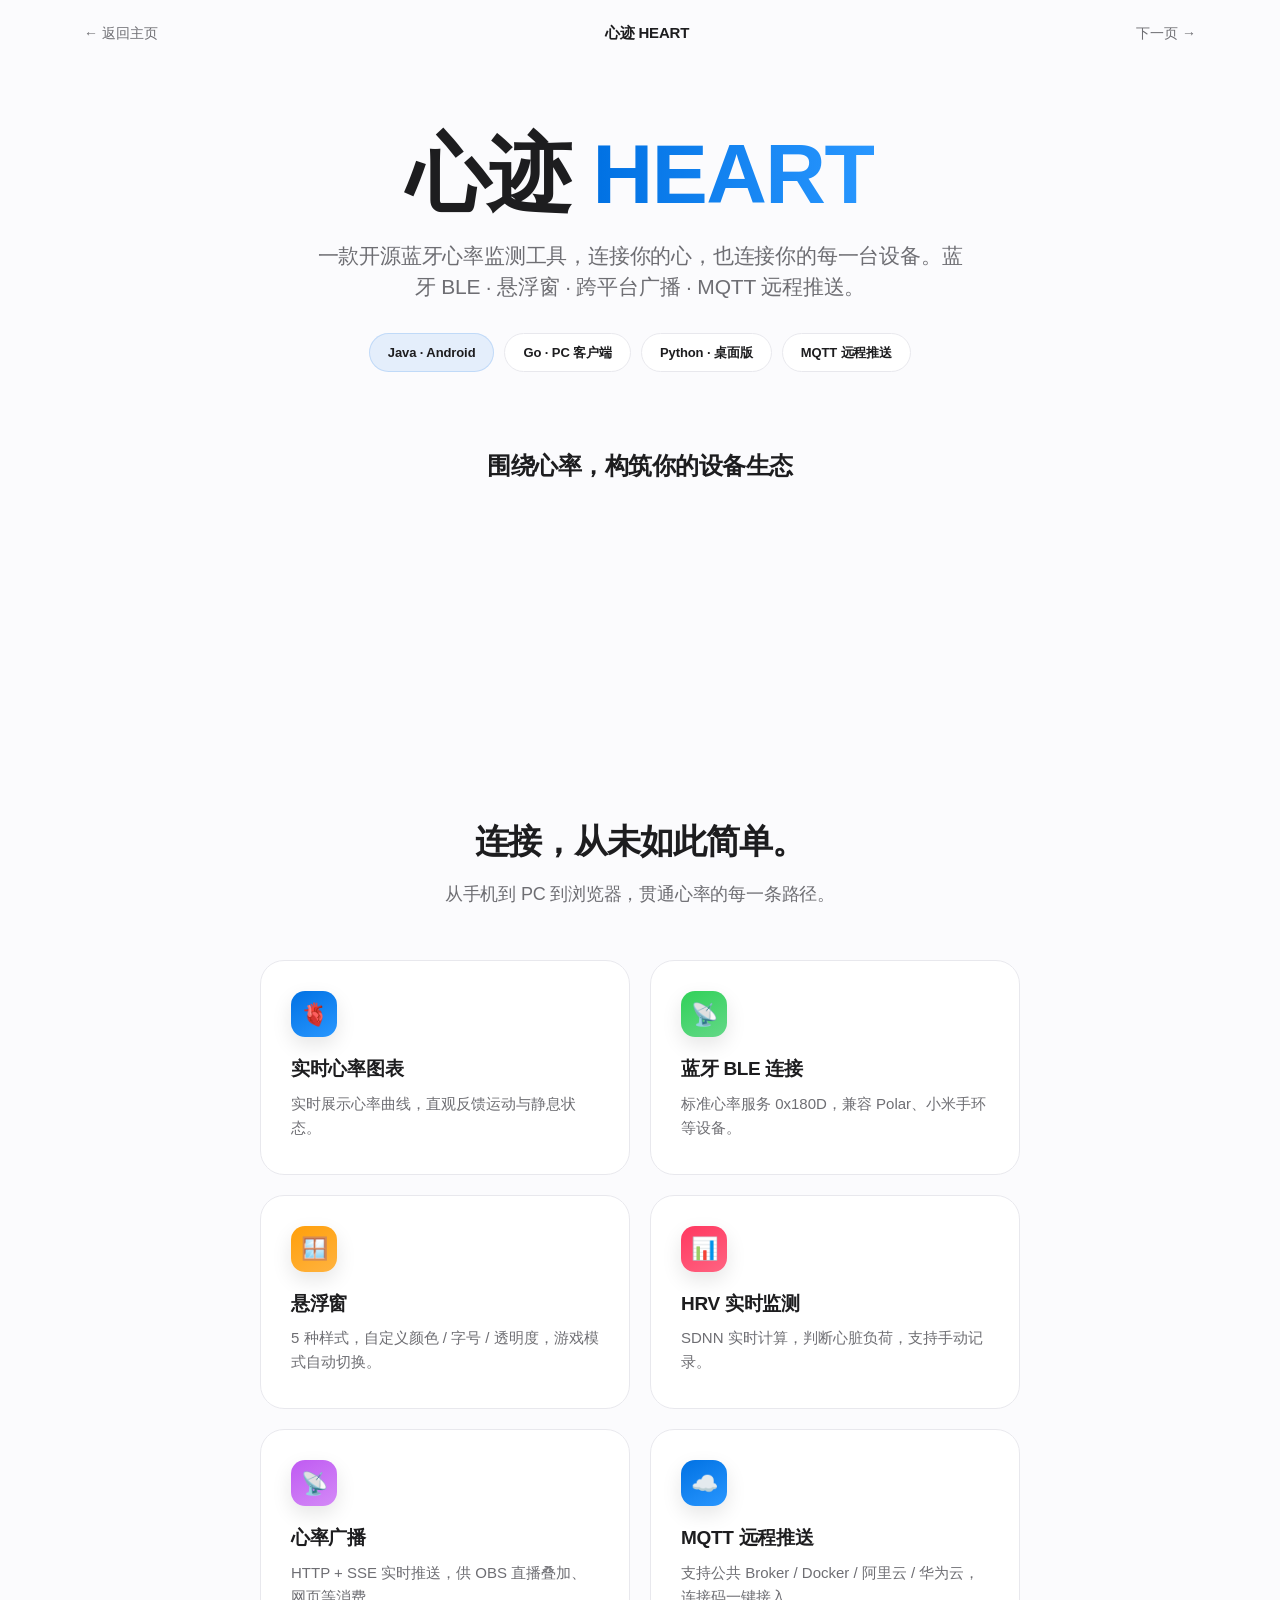
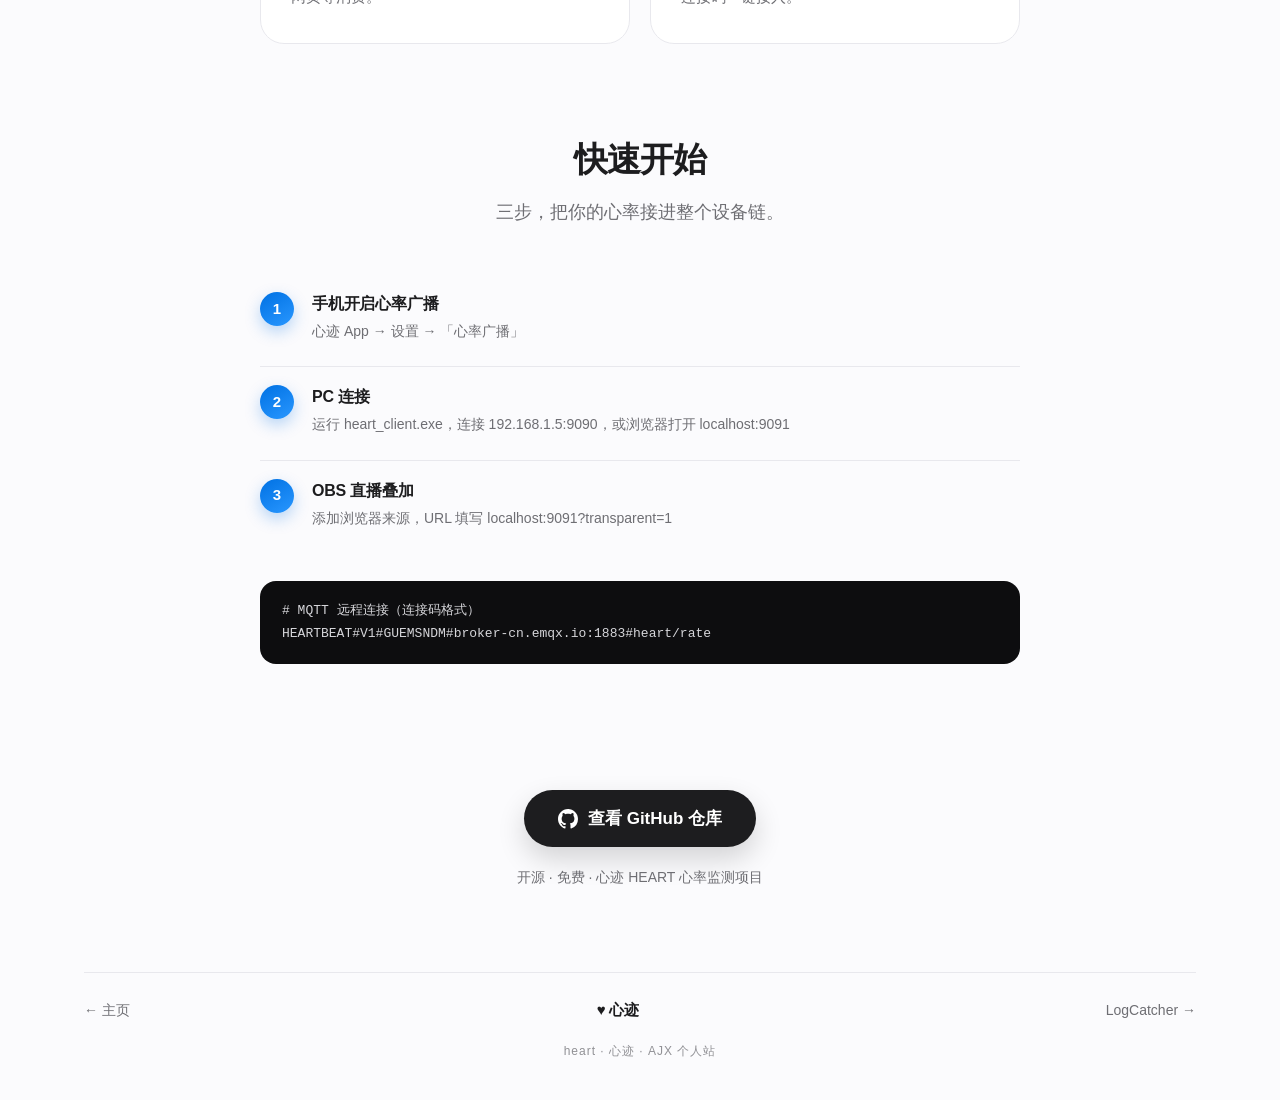
<file: heart.html>
<!DOCTYPE html>
<html lang="zh-CN">
<head>
<meta charset="UTF-8">
    <meta name="robots" content="noindex, nofollow, noarchive, nosnippet, noimageindex">
<meta name="viewport" content="width=device-width, initial-scale=1.0">
<title>心迹 HEART · 开源蓝牙心率监测工具</title>
<style>
*{margin:0;padding:0;box-sizing:border-box;-webkit-tap-highlight-color:transparent}
:root{
  --ink:#1d1d1f; --gray:#6e6e73; --line:#e8e8ed; --bg:#fbfbfd;
  --blue:#0071e3; --blue-light:#2997ff; --mint:#30d158; --orange:#ff9f0a;
  --pink:#ff375f; --purple:#bf5af2;
}
body{font-family:-apple-system,BlinkMacSystemFont,'SF Pro Display','SF Pro Text','Helvetica Neue','PingFang SC','Segoe UI',sans-serif;background:var(--bg);color:var(--ink);line-height:1.5;-webkit-font-smoothing:antialiased;overflow-x:hidden}
.shell{max-width:1160px;margin:0 auto;padding:0 24px}

/* 顶部导航 */
.topbar{display:flex;align-items:center;justify-content:space-between;padding:22px 0}
.nav-btn{text-decoration:none;color:var(--gray);font-size:14px;font-weight:500;transition:color .2s;display:inline-flex;align-items:center;gap:6px}
.nav-btn:hover{color:var(--ink)}
.brand{font-size:15px;font-weight:700;letter-spacing:-0.2px;color:var(--ink)}

/* 主视觉 hero */
.hero{text-align:center;padding:64px 0 20px}
.hero h1{font-size:clamp(44px,7vw,84px);font-weight:700;letter-spacing:-1.5px;line-height:1.04;color:var(--ink)}
.hero h1 span{background:linear-gradient(90deg,var(--blue),var(--blue-light));-webkit-background-clip:text;background-clip:text;-webkit-text-fill-color:transparent}
.hero p{font-size:clamp(17px,2vw,21px);color:var(--gray);margin-top:22px;max-width:660px;margin-left:auto;margin-right:auto;letter-spacing:-0.2px}
.tag-row{display:flex;gap:10px;justify-content:center;flex-wrap:wrap;margin-top:30px}
.tag{font-size:13px;font-weight:600;letter-spacing:-0.1px;padding:9px 18px;border-radius:999px;background:#fff;border:1px solid var(--line);color:var(--ink)}
.tag.blue{background:rgba(0,113,227,.09);border-color:rgba(0,113,227,.16)}

/* 2.5D 等距视觉区 */
.scene{position:relative;max-width:920px;margin:56px auto 0;padding-bottom:40px}
.scene-title{text-align:center;font-size:24px;font-weight:600;letter-spacing:-0.5px;color:var(--ink);margin-bottom:36px}
.iso-wrap{display:grid;grid-template-columns:repeat(3,1fr);gap:34px;place-items:center}
@media(max-width:760px){.iso-wrap{grid-template-columns:1fr;gap:26px}}
/* 等距立方体块 */
.cube{width:170px;height:170px;position:relative;transform:rotateX(28deg) rotateZ(42deg);transform-style:preserve-3d;transition:transform .4s ease}
.cube:hover{transform:rotateX(28deg) rotateZ(42deg) translateY(-8px)}
.cube .top{position:absolute;inset:0;border-radius:14px;background:var(--c);box-shadow:inset 0 0 0 1px rgba(255,255,255,.2);display:flex;align-items:center;justify-content:center;font-size:52px;color:#fff;text-shadow:0 2px 8px rgba(0,0,0,.18)}
.cube .front{position:absolute;left:14%;bottom:-42px;width:76%;height:46px;background:var(--c-dark);border-radius:0 0 12px 12px;transform:rotateX(90deg) translateZ(77px);box-shadow:inset 0 -12px 20px rgba(0,0,0,.18)}
.cube .left{position:absolute;left:-42px;bottom:14%;width:46px;height:76%;background:var(--c-dark2);border-radius:12px 0 0 12px;transform:rotateY(90deg) translateZ(77px);box-shadow:inset -12px 0 20px rgba(0,0,0,.15)}
.cube .label{position:absolute;bottom:-88px;left:50%;transform:translateX(-50%) rotateX(-28deg) rotateZ(-42deg);white-space:nowrap;font-size:14px;font-weight:600;color:var(--ink)}
/* 等距平台底座 */
.plate{width:230px;height:230px;position:relative;transform:rotateX(30deg) rotateZ(45deg);border-radius:22px;background:linear-gradient(145deg,#fff,#f0f0f4);box-shadow:0 24px 48px rgba(0,0,0,.10),0 3px 8px rgba(0,0,0,.05),inset 0 1px 0 rgba(255,255,255,.9);display:flex;align-items:center;justify-content:center}
.plate .inner{width:140px;height:140px;border-radius:16px;display:flex;flex-direction:column;align-items:center;justify-content:center;gap:8px;color:#fff;background:linear-gradient(160deg,var(--pc),var(--pc2));box-shadow:0 10px 24px rgba(0,0,0,.16)}
.plate .inner .big{font-size:40px;font-weight:700;letter-spacing:-1px;line-height:1}
.plate .inner .cap{font-size:13px;font-weight:600;opacity:.92}
.plate .tip{position:absolute;bottom:-70px;left:50%;transform:translateX(-50%) rotateX(-30deg) rotateZ(-45deg);white-space:nowrap;font-size:13px;font-weight:500;color:var(--gray)}

/* 信息区块（Apple 式卡片） */
.info{max-width:760px;margin:40px auto 0;padding-top:46px}
.info-title{font-size:34px;font-weight:700;letter-spacing:-1px;color:var(--ink);text-align:center}
.info-sub{font-size:18px;color:var(--gray);text-align:center;margin-top:14px;letter-spacing:-0.2px}
.features{display:grid;grid-template-columns:repeat(2,1fr);gap:20px;margin-top:52px}
@media(max-width:760px){.features{grid-template-columns:1fr}}
.feature{padding:30px 30px 34px;background:#fff;border:1px solid var(--line);border-radius:24px;transition:transform .25s ease,box-shadow .25s ease}
.feature:hover{transform:translateY(-4px);box-shadow:0 18px 40px rgba(0,0,0,.06)}
.feature .ico{width:46px;height:46px;border-radius:14px;display:flex;align-items:center;justify-content:center;font-size:22px;margin-bottom:18px;background:linear-gradient(150deg,var(--fc1),var(--fc2));color:#fff;box-shadow:0 8px 20px rgba(0,0,0,.10)}
.feature h3{font-size:19px;font-weight:700;letter-spacing:-0.3px;color:var(--ink)}
.feature p{font-size:15px;color:var(--gray);margin-top:8px;line-height:1.6}

/* 快速开始 */
.usage{max-width:760px;margin:60px auto 0;padding-top:30px}
.usage-title{font-size:34px;font-weight:700;letter-spacing:-1px;color:var(--ink);text-align:center}
.usage-sub{font-size:18px;color:var(--gray);text-align:center;margin-top:14px}
.steps{display:flex;flex-direction:column;gap:6px;margin-top:48px}
.step{display:flex;gap:18px;align-items:flex-start;padding:18px 0;border-top:1px solid var(--line)}
.step:first-child{border-top:none}
.step .num{flex:none;width:34px;height:34px;border-radius:50%;display:flex;align-items:center;justify-content:center;font-size:15px;font-weight:700;background:linear-gradient(150deg,var(--blue),var(--blue-light));color:#fff;box-shadow:0 6px 16px rgba(0,113,227,.28)}
.step .txt .t{font-size:16px;font-weight:600;color:var(--ink);letter-spacing:-0.2px}
.step .txt .d{font-size:14px;color:var(--gray);margin-top:4px;line-height:1.6}
.code-box{margin-top:34px;background:#0d0d0f;color:#d6d6da;border-radius:16px;padding:18px 22px;font-family:ui-monospace,SFMono-Regular,Menlo,monospace;font-size:13px;line-height:1.8;overflow-x:auto;white-space:pre}

/* 底部 */
.cta{text-align:center;margin-top:70px;padding:56px 0 20px}
.cta .repo{display:inline-flex;align-items:center;gap:10px;text-decoration:none;font-size:17px;font-weight:600;color:#fff;background:var(--ink);padding:16px 34px;border-radius:999px;transition:transform .2s ease,box-shadow .2s ease;box-shadow:0 12px 28px rgba(0,0,0,.16)}
.cta .repo:hover{transform:translateY(-2px);box-shadow:0 16px 34px rgba(0,0,0,.22)}
.cta .repo svg{width:20px;height:20px;fill:#fff}
.cta .note{font-size:14px;color:var(--gray);margin-top:20px}
.footer-nav{display:flex;justify-content:space-between;align-items:center;gap:14px;margin-top:64px;padding:26px 0 20px;border-top:1px solid var(--line)}
.credit{text-align:center;color:var(--gray);font-size:12px;letter-spacing:1px;padding-bottom:40px;opacity:.75}

    /* 从下到上入场动画（与主页 .iUp 一致） */
    .iUp {
        opacity: 0;
        transform: translate3d(0, 80px, 0);
        transition: all 2s cubic-bezier(0.19, 1, 0.22, 1);
    }
    .iUp.up {
        opacity: 1;
        transform: translate3d(0, 0, 0);
    }
    </style>
</head>
<body>
<div class="shell iUp">
  <div class="topbar">
    <a class="nav-btn" href="index.html">← 返回主页</a>
    <span class="brand">心迹 HEART</span>
    <a class="nav-btn" href="logcatcher.html">下一页 →</a>
  </div>

  <section class="hero">
    <h1>心迹 <span>HEART</span></h1>
    <p>一款开源蓝牙心率监测工具，连接你的心，也连接你的每一台设备。蓝牙 BLE · 悬浮窗 · 跨平台广播 · MQTT 远程推送。</p>
    <div class="tag-row">
      <span class="tag blue">Java · Android</span>
      <span class="tag">Go · PC 客户端</span>
      <span class="tag">Python · 桌面版</span>
      <span class="tag">MQTT 远程推送</span>
    </div>
  </section>

  <section class="scene">
    <div class="scene-title">围绕心率，构筑你的设备生态</div>
    <div class="iso-wrap">
      <div class="cube" style="--c:#0071e3;--c-dark:#0055b0;--c-dark2:#0062c8">
        <div class="top">🫀</div><div class="front"></div><div class="left"></div>
        <div class="label">实时心率</div>
      </div>
      <div class="cube" style="--c:#30d158;--c-dark:#22a844;--c-dark2:#28c14e">
        <div class="top">📡</div><div class="front"></div><div class="left"></div>
        <div class="label">蓝牙 BLE</div>
      </div>
      <div class="cube" style="--c:#ff9f0a;--c-dark:#d27d00;--c-dark2:#e88f00">
        <div class="top">🪟</div><div class="front"></div><div class="left"></div>
        <div class="label">悬浮窗</div>
      </div>
    </div>
  </section>

  <section class="info">
    <div class="info-title">连接，从未如此简单。</div>
    <div class="info-sub">从手机到 PC 到浏览器，贯通心率的每一条路径。</div>
    <div class="features">
      <div class="feature" style="--fc1:#0071e3;--fc2:#2997ff"><div class="ico">🫀</div><h3>实时心率图表</h3><p>实时展示心率曲线，直观反馈运动与静息状态。</p></div>
      <div class="feature" style="--fc1:#30d158;--fc2:#64d888"><div class="ico">📡</div><h3>蓝牙 BLE 连接</h3><p>标准心率服务 0x180D，兼容 Polar、小米手环等设备。</p></div>
      <div class="feature" style="--fc1:#ff9f0a;--fc2:#ffb340"><div class="ico">🪟</div><h3>悬浮窗</h3><p>5 种样式，自定义颜色 / 字号 / 透明度，游戏模式自动切换。</p></div>
      <div class="feature" style="--fc1:#ff375f;--fc2:#ff6482"><div class="ico">📊</div><h3>HRV 实时监测</h3><p>SDNN 实时计算，判断心脏负荷，支持手动记录。</p></div>
      <div class="feature" style="--fc1:#bf5af2;--fc2:#d48af7"><div class="ico">📡</div><h3>心率广播</h3><p>HTTP + SSE 实时推送，供 OBS 直播叠加、网页等消费。</p></div>
      <div class="feature" style="--fc1:#0071e3;--fc2:#2997ff"><div class="ico">☁️</div><h3>MQTT 远程推送</h3><p>支持公共 Broker / Docker / 阿里云 / 华为云，连接码一键接入。</p></div>
    </div>
  </section>

  <section class="usage">
    <div class="usage-title">快速开始</div>
    <div class="usage-sub">三步，把你的心率接进整个设备链。</div>
    <div class="steps">
      <div class="step"><div class="num">1</div><div class="txt"><div class="t">手机开启心率广播</div><div class="d">心迹 App → 设置 → 「心率广播」</div></div></div>
      <div class="step"><div class="num">2</div><div class="txt"><div class="t">PC 连接</div><div class="d">运行 heart_client.exe，连接 192.168.1.5:9090，或浏览器打开 localhost:9091</div></div></div>
      <div class="step"><div class="num">3</div><div class="txt"><div class="t">OBS 直播叠加</div><div class="d">添加浏览器来源，URL 填写 localhost:9091?transparent=1</div></div></div>
    </div>
    <div class="code-box"># MQTT 远程连接（连接码格式）
HEARTBEAT#V1#GUEMSNDM#broker-cn.emqx.io:1883#heart/rate</div>
  </section>

  <div class="cta">
    <a class="repo" href="https://github.com/a2006-dev/heart" target="_blank">
      <svg viewBox="0 0 24 24"><path d="M12 0C5.37 0 0 5.37 0 12c0 5.31 3.435 9.795 8.205 11.385.6.105.825-.255.825-.57 0-.285-.015-1.23-.015-2.235-3.015.555-3.795-.735-4.035-1.41-.135-.345-.72-1.41-1.23-1.695-.42-.225-1.02-.78-.015-.795.945-.015 1.62.87 1.845 1.23 1.08 1.815 2.805 1.305 3.495.99.105-.78.42-1.305.765-1.605-2.67-.3-5.46-1.335-5.46-5.925 0-1.305.465-2.385 1.23-3.225-.12-.3-.54-1.53.12-3.18 0 0 1.005-.315 3.3 1.23.96-.27 1.98-.405 3-.405s2.04.135 3 .405c2.295-1.56 3.3-1.23 3.3-1.23.66 1.65.24 2.88.12 3.18.765.84 1.23 1.905 1.23 3.225 0 4.605-2.805 5.625-5.475 5.925.435.375.81 1.095.81 2.22 0 1.605-.015 2.895-.015 3.3 0 .315.225.69.825.57A12.02 12.02 0 0 0 24 12c0-6.63-5.37-12-12-12z"/></svg>
      查看 GitHub 仓库
    </a>
    <div class="note">开源 · 免费 · 心迹 HEART 心率监测项目</div>
  </div>

  <div class="footer-nav">
    <a class="nav-btn" href="index.html">← 主页</a>
    <span class="brand">♥ 心迹</span>
    <a class="nav-btn" href="logcatcher.html">LogCatcher →</a>
  </div>
  <div class="credit">heart · 心迹 · AJX 个人站</div>
</div>
<script>
(function iUpAnim () {
    var els = Array.prototype.slice.call(document.querySelectorAll('.iUp'));
    var t = 0, d = 150;
    els.forEach(function (e) {
        setTimeout(function () { e.classList.add('up'); }, t);
        t += d;
    });
})();
</script>
</body>
</html>
</file>
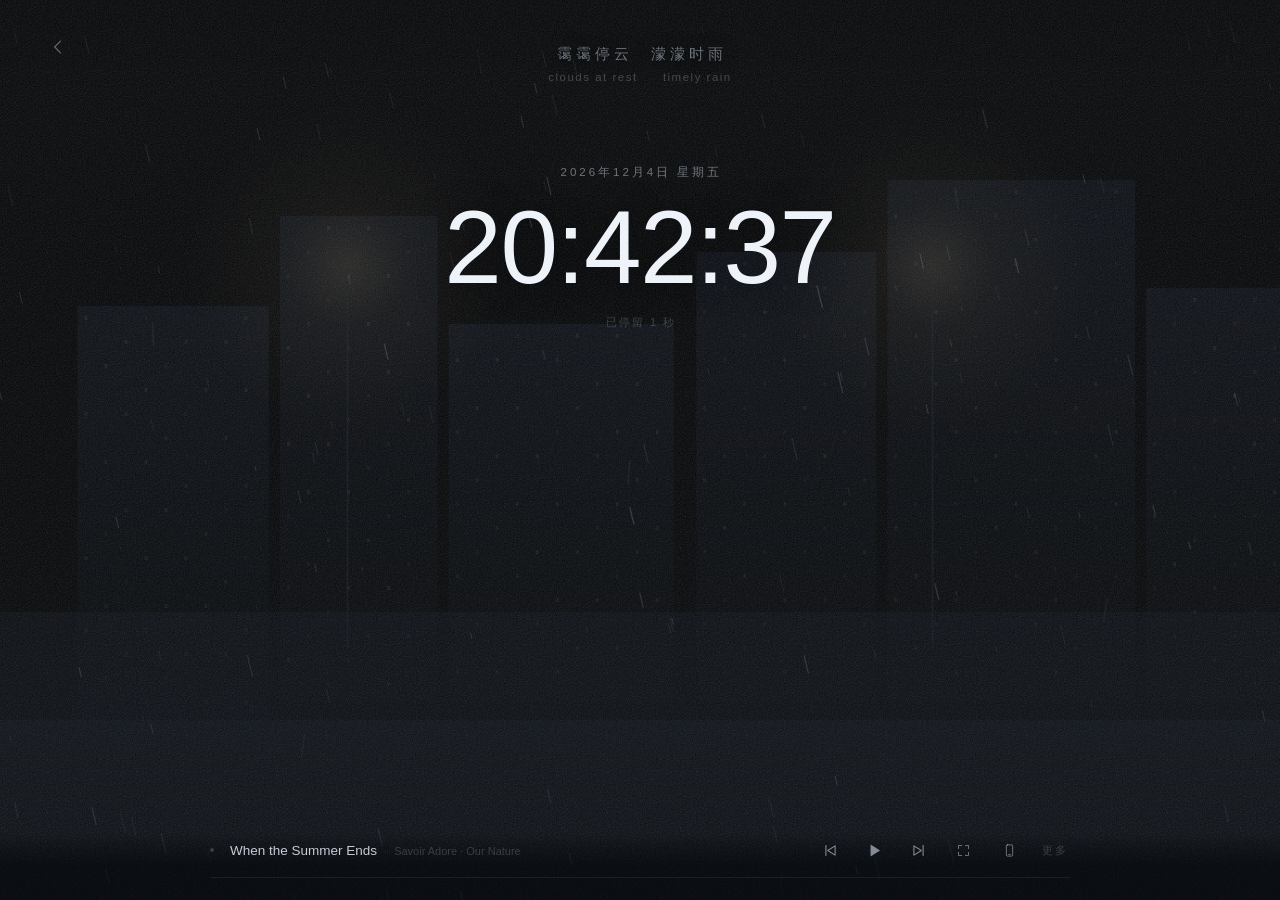
<file: music.html>
<!DOCTYPE html>
<html lang="zh-CN">
<head>
<meta charset="utf-8">
<meta name="robots" content="noindex, nofollow, noarchive, nosnippet, noimageindex">
<meta name="viewport" content="width=device-width, initial-scale=1, viewport-fit=cover">
<meta name="theme-color" content="#080b11">
<meta name="apple-mobile-web-app-capable" content="yes">
<meta name="mobile-web-app-capable" content="yes">
<meta name="apple-mobile-web-app-status-bar-style" content="black-translucent">
<link rel="manifest" href="./manifest.json">
<link rel="stylesheet" href="./fonts/lxgw-wenkai.css">
<title>停云</title>
<style>

@font-face{
  font-family:'TingYun';
  src:local('LXGW WenKai'),local('LXGW WenKai Regular');
  font-weight:400;
  font-style:normal;
  font-display:swap;
}

@property --c1 { syntax:'<color>'; initial-value:#080b11; inherits:true; }
@property --c2 { syntax:'<color>'; initial-value:#121a26; inherits:true; }
@property --c3 { syntax:'<color>'; initial-value:#070a0f; inherits:true; }
@property --glow { syntax:'<color>'; initial-value:rgba(140,175,220,.10); inherits:true; }
@property --haze { syntax:'<color>'; initial-value:rgba(150,180,215,.055); inherits:true; }

:root{
  --c1:#080b11; --c2:#121a26; --c3:#070a0f;
  --glow:rgba(140,175,220,.10);
  --haze:rgba(150,180,215,.055);

  --ink:#eef3fa;
  --dim:rgba(219,230,245,.46);
  --dimmer:rgba(214,226,242,.22);
  --hair:rgba(200,220,245,.085);
  --ease:cubic-bezier(.23,1,.32,1);
  --glass:rgba(18,24,34,.34);
}
*{margin:0;padding:0;box-sizing:border-box;-webkit-tap-highlight-color:transparent}
html{height:100%;width:100%;overflow:hidden;overscroll-behavior:none;
  background:#070a0f;
  color-scheme:dark;
  -webkit-tap-highlight-color:transparent;
}
html::before{
  content:'';position:fixed;inset:0;z-index:-1;
  background:#070a0f;
  pointer-events:none;
}
body{height:100%;width:100%;overflow:hidden;overscroll-behavior:none;
  background:#070a0f;
  color-scheme:dark;
}
body{
  background:#06090e;
  color:var(--ink);
  font-family:'LXGW WenKai','TingYun',KaiTi,STKaiti,'Kaiti SC','PingFang SC','Hiragino Sans GB','Noto Sans CJK SC','Microsoft YaHei',sans-serif;
  -webkit-font-smoothing:antialiased;
  text-rendering:optimizeLegibility;
  user-select:none;-webkit-user-select:none;
  position:fixed;inset:0;
  transition:--c1 1600ms var(--ease),--c2 1600ms var(--ease),
             --c3 1600ms var(--ease),--glow 1600ms var(--ease),
             --haze 1600ms var(--ease);
}

#bg{
  position:fixed;inset:0;z-index:0;
  background:linear-gradient(168deg,var(--c1) 0%,var(--c2) 58%,var(--c3) 100%);
}
#bg::before{
  content:'';position:absolute;inset:0;
  background:radial-gradient(118% 74% at 50% 106%,var(--glow) 0%,transparent 60%);
}
#bg::after{
  content:'';position:absolute;inset:0;
  background:radial-gradient(90% 58% at 50% 12%,var(--haze) 0%,transparent 64%);
}
#rain{position:fixed;inset:0;z-index:1;display:block;width:100%;height:100%}
#veil{
  position:fixed;inset:0;z-index:2;pointer-events:none;
  background:
    linear-gradient(180deg,rgba(5,8,12,.34) 0%,rgba(5,8,12,.02) 40%,rgba(4,7,11,.46) 100%);
}

#glass{
  position:fixed;inset:0;z-index:3;
  pointer-events:none;
  background:rgba(10,15,23,.20);
  transition:background 1.6s var(--ease);
}
#glass::after{
  content:'';
  position:absolute;inset:0;
  opacity:.5;
  mix-blend-mode:overlay;
  background-image:url("data:image/svg+xml;utf8,\
<svg xmlns='http://www.w3.org/2000/svg' width='140' height='140'>\
<filter id='n'><feTurbulence type='fractalNoise' baseFrequency='.92' numOctaves='2' stitchTiles='stitch'/>\
<feColorMatrix type='saturate' values='0'/></filter>\
<rect width='140' height='140' filter='url(%23n)' opacity='.42'/></svg>");
  background-size:140px 140px;
  pointer-events:none;
}
body.quiet #glass{
  background:rgba(10,15,23,.13);
}

#vbg{

  position:fixed;inset:0;z-index:1;
  width:100%;height:100%;
  object-fit:cover;
  opacity:0;
  pointer-events:none;
  transition:opacity 1.2s var(--ease);
  background:transparent;
}
#vbg.on{opacity:1}

body.vid #rain{opacity:0}
#rain{transition:opacity .9s var(--ease)}

#verse{
  position:fixed;top:clamp(38px,7.4vh,72px);left:0;right:0;z-index:6;
  text-align:center;
  font-size:clamp(11px,2.5vw,14px);
  letter-spacing:.46em;text-indent:.46em;
  color:var(--dim);
  text-shadow:0 1px 16px rgba(4,7,11,.7);
  transition:opacity .95s var(--ease),transform .95s var(--ease);
}

#verseEn{
  position:fixed;left:0;right:0;z-index:6;
  display:flex;flex-direction:row;gap:1.4em;align-items:center;justify-content:center;
  top:calc(clamp(38px,7.4vh,72px) + clamp(20px,3.4vh,28px));
  text-align:center;
  font-size:clamp(9.5px,2.1vw,11.5px);
  letter-spacing:.13em;
  color:rgba(214,226,242,.26);
  transition:opacity .95s var(--ease),transform .95s var(--ease);
}
body.quiet #verseEn{
  opacity:.24;
  transform:none;
}

#stage{
  position:fixed;inset:0;z-index:4;
  display:flex;flex-direction:column;align-items:center;justify-content:center;
  padding:0 clamp(18px,5vw,52px);
  padding-top:clamp(96px,17vh,150px);
  padding-bottom:clamp(104px,18vh,150px);
  pointer-events:none;
}

#core{
  position:relative;
  padding:clamp(22px,4.2vh,36px) clamp(8px,2.4vw,20px);
  background:transparent;
  box-shadow:none;
  text-align:center;
  max-width:min(660px,92vw);
  transition:opacity .9s var(--ease);
}
#date{
  font-size:clamp(10.5px,2.3vw,12.5px);
  letter-spacing:.22em;text-indent:.22em;
  color:var(--dim);
  white-space:nowrap;
  transition:opacity .9s var(--ease),transform .9s var(--ease);
}
#time{
  margin-top:clamp(10px,2.2vh,17px);
  font-size:clamp(40px,13.4vw,100px);
  font-weight:400;line-height:1;
  letter-spacing:-.014em;
  font-variant-numeric:tabular-nums;
  font-feature-settings:'tnum' 1;
  color:var(--ink);
  white-space:nowrap;
  text-shadow:0 2px 30px rgba(4,7,11,.5);
}
#stay{
  margin-top:clamp(10px,2vh,15px);
  font-size:clamp(9.5px,2.1vw,11.5px);
  letter-spacing:.18em;text-indent:.18em;
  color:var(--dimmer);
  white-space:nowrap;
  transition:opacity .9s var(--ease),transform .9s var(--ease);
}

#lyric{
  margin-top:clamp(26px,5.4vh,50px);
  max-width:min(720px,90vw);
  text-align:center;
  min-height:3.1em;
  transition:opacity .9s var(--ease),transform .9s var(--ease);
}
#lyric .l{
  font-size:clamp(14px,3.4vw,19px);
  line-height:1.55;
  letter-spacing:.012em;
  color:rgba(236,243,252,.88);
  text-shadow:0 1px 20px rgba(4,7,11,.75);
  transition:opacity .5s var(--ease);
}
#lyric .c{
  margin-top:.46em;
  font-size:clamp(11.5px,2.8vw,13.5px);
  line-height:1.62;
  letter-spacing:.045em;
  color:var(--dim);
  text-shadow:0 1px 18px rgba(4,7,11,.7);
  transition:opacity .5s var(--ease);
}
#lyric.empty .l,#lyric.empty .c{opacity:0}

body.quiet #verse{
  opacity:.34;
  transform:none;
}
body.quiet #date{
  opacity:.42;
  transform:none;
}
body.quiet #stay{
  opacity:.26;
  transform:none;
}
body.quiet #lyric{
  opacity:.46;
  transform:none;
}
body.quiet #core{
  background:transparent;
  box-shadow:none;
}
body.quiet #deck{opacity:.56}

#deck{
  position:fixed;left:0;right:0;bottom:0;z-index:20;
  padding:0 clamp(16px,4.6vw,48px) calc(clamp(12px,2.4vh,20px) + env(safe-area-inset-bottom,0px));
  background:linear-gradient(180deg,transparent,rgba(4,7,11,.52) 42%);
  transition:opacity .95s var(--ease);
}

#bar{
  display:flex;align-items:center;gap:clamp(10px,2.6vw,18px);
  padding-bottom:clamp(9px,1.9vh,14px);
  border-bottom:1px solid var(--hair);
}
#dot{
  width:4px;height:4px;flex:none;border-radius:50%;
  background:var(--dimmer);
  transition:background .35s ease,box-shadow .35s ease;
}
#dot.on{background:rgba(214,231,250,.82);box-shadow:0 0 9px rgba(200,222,248,.5)}
#meta{
  min-width:0;flex:1;
  display:flex;align-items:baseline;gap:7px;
}
#song{
  font-size:clamp(11.5px,2.6vw,13px);
  color:rgba(234,241,250,.9);
  white-space:nowrap;overflow:hidden;text-overflow:ellipsis;
  min-width:0;
}
#album{
  font-size:clamp(9.5px,2.2vw,11px);
  color:var(--dimmer);
  white-space:nowrap;overflow:hidden;text-overflow:ellipsis;
  flex:0 1 auto;max-width:40%;
}
#album::before{content:'·';margin-right:7px;opacity:.5}

.ico{
  flex:none;width:28px;height:28px;
  display:grid;place-items:center;
  background:transparent;border:0;padding:0;cursor:pointer;
  color:rgba(219,230,245,.62);
  transition:color .24s ease,transform .18s ease;
}
.ico:hover{color:var(--ink)}
.ico:active{transform:scale(.92)}
.ico svg{width:17px;height:17px;fill:none;stroke:currentColor;stroke-width:1.5;stroke-linecap:round;stroke-linejoin:round;display:block}
.ico.play svg{width:19px;height:19px;fill:currentColor;stroke:none}

#more{
  flex:none;
  background:transparent;border:0;padding:5px 2px;cursor:pointer;
  font:inherit;font-size:clamp(9.5px,2.2vw,11px);
  letter-spacing:.16em;
  color:var(--dimmer);
  transition:color .24s ease,letter-spacing .3s ease;
}
#more:hover{color:var(--dim)}
#more.on{color:rgba(219,230,245,.8)}

#panel{
  max-height:0;opacity:0;overflow:hidden;
  transition:max-height .48s var(--ease),opacity .3s ease;
}
#deck.open #panel{max-height:min(360px,52vh);opacity:1}

#seek{
  margin-top:clamp(11px,2vh,15px);
  height:16px;display:flex;align-items:center;cursor:pointer;
}
#track{
  position:relative;width:100%;height:2px;
  background:rgba(200,222,248,.11);
  border-radius:2px;
}
#fill{
  position:absolute;left:0;top:0;height:100%;width:0%;
  background:rgba(226,238,252,.66);
  border-radius:2px;
  transition:width .25s linear;
}

#tools{
  margin-top:clamp(13px,2.4vh,18px);
  display:flex;flex-wrap:wrap;gap:clamp(7px,1.8vw,11px);
}
.tool{
  flex:1 1 auto;min-width:74px;
  height:32px;padding:0 13px;
  font:inherit;font-size:clamp(10px,2.3vw,11.5px);
  letter-spacing:.03em;
  color:rgba(219,230,245,.58);
  background:rgba(255,255,255,.02);
  border:1px solid var(--hair);
  border-radius:5px;
  cursor:pointer;
  transition:color .24s ease,border-color .24s ease,background .24s ease;
}
.tool:hover{color:var(--ink);border-color:rgba(200,222,248,.2)}
.tool:active{background:rgba(255,255,255,.05)}

#amb{
  margin-top:clamp(15px,2.8vh,21px);
  padding-top:clamp(12px,2.2vh,16px);
  border-top:1px solid rgba(200,222,248,.05);
  display:flex;flex-direction:column;gap:clamp(9px,1.7vh,13px);
}
#ambTop,#ambVol,#bgPick{
  display:flex;align-items:center;
  gap:clamp(12px,3.4vw,22px);
  width:100%;
}
#ambVol{gap:10px}

#ambTop .amb,#ambTop #ambOff{
  min-height:44px;min-width:30px;
  display:inline-flex;align-items:center;justify-content:center;
  padding:0 4px;
  -webkit-tap-highlight-color:transparent;
  touch-action:manipulation;
}
#ambLabel{
  font-size:clamp(9px,2.1vw,10.5px);
  letter-spacing:.2em;
  color:rgba(214,226,242,.28);
  flex:none;
}
.amb{
  background:transparent;border:0;padding:3px 0;cursor:pointer;
  font:inherit;font-size:clamp(11px,2.5vw,12.5px);
  letter-spacing:.14em;
  color:rgba(214,226,242,.34);
  position:relative;
  transition:color .42s var(--ease);
}
.amb:hover{color:rgba(226,238,252,.7)}
.amb.on{color:rgba(238,244,252,.95)}
.amb.on::after{
  content:'';position:absolute;left:0;right:0;bottom:-4px;height:1px;
  background:currentColor;opacity:.6;
}

#volRange{
  -webkit-appearance:none;appearance:none;
  flex:1 1 auto;min-width:0;width:100%;height:34px;
  -webkit-tap-highlight-color:transparent;
  touch-action:manipulation;
  background:transparent;cursor:pointer;
  outline:none;
}
#volRange::-webkit-slider-runnable-track{
  height:1px;
  background:rgba(200,222,248,.14);
  border-radius:1px;
}
#volRange::-webkit-slider-thumb{
  -webkit-appearance:none;appearance:none;
  width:14px;height:14px;margin-top:-6.5px;
  border-radius:50%;
  background:rgba(226,238,252,.82);
  box-shadow:0 0 6px rgba(200,222,248,.34);
  cursor:pointer;
}
#volRange::-moz-range-track{
  height:1px;
  background:rgba(200,222,248,.14);
  border-radius:1px;
}
#volRange::-moz-range-thumb{
  width:14px;height:14px;border:0;
  border-radius:50%;
  background:rgba(226,238,252,.82);
  cursor:pointer;
}

#tip{
  position:fixed;left:50%;bottom:clamp(96px,17vh,132px);
  transform:translate(-50%,8px);
  z-index:40;
  padding:8px 15px;
  font-size:11.5px;letter-spacing:.05em;
  color:rgba(234,241,250,.9);
  background:rgba(14,20,29,.9);
  -webkit-backdrop-filter:blur(14px);backdrop-filter:blur(14px);
  border-radius:4px;
  box-shadow:0 8px 26px rgba(0,0,0,.4);
  opacity:0;pointer-events:none;
  transition:opacity .28s ease,transform .28s var(--ease);
}
#tip.on{opacity:1;transform:translate(-50%,0)}

#list{
  position:fixed;inset:0;z-index:31;
  background:rgba(5,8,12,.9);
  display:flex;flex-direction:column;
  padding:clamp(26px,7vh,58px) clamp(20px,6vw,56px) clamp(22px,5vh,42px);
  opacity:0;pointer-events:none;
  transition:opacity .32s var(--ease);
}
#list.on{opacity:1;pointer-events:auto}
#list .hd{
  display:flex;align-items:center;justify-content:space-between;
  padding-bottom:14px;
  border-bottom:1px solid var(--hair);
  flex:none;
}
#list .hd b{
  font-size:11px;font-weight:400;letter-spacing:.24em;
  color:var(--dim);
}
#list .hd em{
  font-style:normal;font-size:11px;letter-spacing:.1em;
  color:var(--dimmer);cursor:pointer;padding:4px;
}
#list .hd em:hover{color:var(--dim)}
#rows{
  flex:1;overflow-y:auto;overscroll-behavior:contain;
  -webkit-overflow-scrolling:touch;
  margin-top:10px;
}
.row{
  display:flex;align-items:baseline;gap:12px;
  padding:clamp(11px,2.4vh,15px) 2px;
  border-bottom:1px solid rgba(200,222,248,.04);
  cursor:pointer;
  transition:background .2s ease;
}
.row:hover{background:rgba(255,255,255,.02)}
.row .n{
  flex:1;min-width:0;
  font-size:clamp(12.5px,2.9vw,14.5px);
  color:rgba(230,239,250,.82);
  white-space:nowrap;overflow:hidden;text-overflow:ellipsis;
}
.row .a{
  flex:none;max-width:42%;
  font-size:clamp(10px,2.2vw,11.5px);
  color:var(--dimmer);
  white-space:nowrap;overflow:hidden;text-overflow:ellipsis;
}
.row.on .n{color:#fff}
.row.on .n::before{
  content:'';display:inline-block;
  width:3px;height:3px;border-radius:50%;
  background:rgba(226,238,252,.9);
  vertical-align:middle;margin-right:9px;
  position:relative;top:-2px;
}

body.rot #app{
  position:fixed;
  top:0;left:0;
  width:100vh;
  height:100vw;
  transform-origin:0 0;
  transform:rotate(90deg) translateY(-100vw);
  overflow:hidden;
}

body.rot #stage{
  justify-content:flex-start;
  padding:0 clamp(40px,8vw,110px);
  padding-top:clamp(78px,22vw,104px);
  padding-bottom:clamp(52px,13vw,72px);
}
body.rot #verse{
  top:clamp(8px,2.4vw,16px);
  font-size:clamp(11px,3.2vw,14px);
}
body.rot #verseEn{
  top:calc(clamp(8px,2.4vw,16px) + clamp(16px,4.4vw,22px));
  font-size:clamp(10px,2.6vw,12px);
}
body.rot #core{padding:clamp(10px,2.4vw,16px) clamp(26px,5vw,48px)}
body.rot #time{font-size:clamp(34px,11vw,72px);margin-top:clamp(6px,1.6vw,10px)}
body.rot #date{font-size:clamp(10px,2.8vw,13px)}
body.rot #stay{font-size:clamp(9.5px,2.6vw,11.5px);margin-top:clamp(6px,1.6vw,10px)}
body.rot #lyric{margin-top:clamp(6px,1.4vw,12px);min-height:2.6em}
body.rot #lyric .l{font-size:clamp(13px,3.4vw,17px)}
body.rot #lyric .c{font-size:clamp(11px,2.8vw,13px)}

body.rot #rain,
body.rot #bg,
body.rot #veil,
body.rot #glass,
body.rot #vbg{
  width:100vh;
  height:100vw;
  inset:0;
}

body.rot #vbg{
  object-fit:cover;
  object-position:center center;
}

#deck{
  padding-bottom:calc(clamp(12px,2.4vh,20px) + env(safe-area-inset-bottom,0px));
}

@media (orientation:portrait) and (max-width:480px){
  #stage{
    justify-content:flex-start;
    padding-top:clamp(112px,13.5vh,132px);
  }
  #verse{top:clamp(34px,4.6vh,44px)}
  #verseEn{top:calc(clamp(34px,4.6vh,44px) + clamp(19px,2.6vh,24px))}
}

@media (orientation:landscape){
  #verse{top:clamp(6px,1.4vh,14px);font-size:clamp(10px,1.7vh,13px)}

  #verseEn{top:calc(clamp(6px,1.4vh,14px) + clamp(15px,2.6vh,21px));font-size:clamp(9px,1.5vh,11px)}
  #stage{
    padding:0 clamp(40px,8vw,110px);

    justify-content:flex-start;
    padding-top:clamp(62px,13vh,88px);
    padding-bottom:clamp(74px,15vh,104px);
  }
  #core{padding:clamp(15px,3vh,24px) clamp(26px,5vw,48px);max-width:min(600px,64vw)}
  #time{font-size:clamp(34px,10.4vh,86px);margin-top:clamp(7px,1.5vh,12px)}
  #date{font-size:clamp(9.5px,1.6vh,12px)}
  #stay{font-size:clamp(9px,1.5vh,11px);margin-top:clamp(7px,1.4vh,11px)}
  #lyric{margin-top:clamp(16px,3.6vh,32px);min-height:2.6em}
  #lyric .l{font-size:clamp(12.5px,2.3vh,17px)}
  #lyric .c{font-size:clamp(10.5px,1.9vh,13px)}
  #deck{padding-left:clamp(40px,8vw,110px);padding-right:clamp(40px,8vw,110px)}
  #tip{bottom:clamp(70px,13vh,96px)}
  #list{padding:clamp(16px,4vh,34px) clamp(40px,8vw,110px)}
  #deck.open #panel{max-height:min(240px,46vh)}
}

@media (min-width:900px){
  #verse{
    top:clamp(30px,5vh,54px);
    font-size:15px;letter-spacing:.26em;text-indent:.26em;
  }
  #verseEn{
    top:calc(clamp(30px,5vh,54px) + clamp(19px,3.2vh,26px));
    gap:2.2em;font-size:11.5px;
  }

  #stage{
    padding:0 40px;
    padding-top:clamp(90px,15vh,140px);
    padding-bottom:clamp(120px,18vh,160px);
  }
  #core{padding:clamp(20px,3.4vh,30px) 24px;max-width:720px}
  #date{font-size:11.5px;letter-spacing:.26em;text-indent:.26em}
  #time{font-size:clamp(64px,11.5vh,116px);margin-top:clamp(10px,1.8vh,16px)}
  #stay{font-size:11px;margin-top:clamp(10px,1.8vh,15px)}

  #lyric{margin-top:clamp(26px,4.6vh,44px);min-height:3em;max-width:720px}
  #lyric .l{font-size:clamp(15px,2.4vh,19px)}
  #lyric .c{font-size:clamp(12px,1.9vh,14.5px);margin-top:9px}

  #deck{
    padding:0 40px calc(22px + env(safe-area-inset-bottom,0px));
    background:linear-gradient(180deg,transparent,rgba(4,7,11,.62) 46%);
  }
  #bar{
    max-width:860px;margin:0 auto;
    gap:16px;padding-bottom:12px;
  }
  #song{font-size:13.5px}
  #album{font-size:11px}
  #panel{max-width:860px;margin:0 auto}
  #deck.open #panel{max-height:min(300px,48vh)}
  #tools{gap:10px;margin-top:14px;flex-wrap:wrap}
  .tool{min-width:0;padding:0 16px;height:32px;font-size:12px;letter-spacing:.1em}
  #amb{margin-top:14px;padding-top:12px}
  #ambTop,#ambVol,#bgPick{gap:18px}
  #ambTop .amb,#ambTop #ambOff,.bgp{min-height:30px;min-width:0;padding:0 2px;font-size:12px}

  #list{padding:clamp(30px,6vh,56px) 0}
  #rows{max-width:760px;margin:0 auto}
  #tip{bottom:clamp(96px,14vh,124px)}

  #deck{opacity:.92}
  body.quiet #deck{opacity:.5}
}

@media (min-width:1400px){
  #time{font-size:clamp(76px,12vh,132px)}
  #lyric{margin-top:clamp(30px,5vh,52px)}
  #bar,#panel{max-width:960px}
  #rows{max-width:860px}
}

@media (min-width:900px) and (max-height:620px){
  #stage{padding-top:clamp(64px,11vh,96px);padding-bottom:clamp(96px,16vh,124px)}
  #time{font-size:clamp(48px,12vh,80px)}
  #lyric{margin-top:clamp(14px,2.6vh,22px);min-height:2.6em}
  #lyric .l{font-size:clamp(13px,2.2vh,16px)}
}

@media (max-width:359px){
  #time{font-size:clamp(34px,12.4vw,44px)}
  #core{padding:20px 20px}
  .tool{min-width:64px;padding:0 9px}
}

@media (prefers-reduced-motion:reduce){
  *{transition-duration:.01ms!important;animation-duration:.01ms!important}
}

#rain,#bg,#veil,#glass{
  contain:paint;
  will-change:auto;
}
#stage,#deck{
  contain:layout style;
}

.ico.top{
  width:34px;height:34px;flex:none;
  display:inline-flex;align-items:center;justify-content:center;
  background:transparent;border:0;cursor:pointer;
  color:rgba(219,230,245,.5);
  -webkit-tap-highlight-color:transparent;
  touch-action:manipulation;
  transition:color .24s ease;
}
.ico.top:hover{color:rgba(238,244,252,.9)}
.ico.top svg{width:17px;height:17px;fill:none;stroke:currentColor;stroke-width:1.5;stroke-linecap:round;stroke-linejoin:round}

#home{
  position:fixed;z-index:8;
  top:calc(env(safe-area-inset-top,0px) + clamp(14px,2.6vh,26px));
  left:calc(env(safe-area-inset-left,0px) + clamp(12px,3vw,26px));
  width:40px;height:40px;
  display:flex;align-items:center;justify-content:center;
  color:rgba(214,226,242,.4);
  text-decoration:none;
  -webkit-tap-highlight-color:transparent;
  transition:color .3s var(--ease),opacity .9s var(--ease);
}
#home:hover{color:rgba(238,244,252,.88)}
#home svg{width:20px;height:20px;fill:none;stroke:currentColor;stroke-width:1.5;stroke-linecap:round;stroke-linejoin:round}
body.quiet #home{opacity:.4}

@media (min-width:900px){
  .ico.top{width:30px;height:30px}
  .ico.top svg{width:15px;height:15px}
  #home{top:clamp(18px,3vh,32px);left:clamp(22px,3vw,44px)}
}

</style>

</head>
<body>
<div id="app">
<div id="bg"></div>
<video id="vbg" muted loop playsinline preload="none" aria-hidden="true"></video>
<canvas id="rain"></canvas>
<div id="veil"></div>
<div id="glass"></div>

<a id="home" href="./3d.html" aria-label="返回小站">
  <svg viewBox="0 0 24 24"><path d="M15 5l-7 7 7 7"/></svg>
</a>
<div id="verse">霭霭停云　濛濛时雨</div>
<div id="verseEn"><span>clouds at rest</span><span>timely rain</span></div>

<main id="stage">
  <section id="core">
    <div id="date"></div>
    <div id="time">00:00:00</div>
    <div id="stay"></div>
  </section>
  <div id="lyric" class="empty">
    <div class="l"></div>
    <div class="c"></div>
  </div>
</main>

<footer id="deck">
  <div id="bar">
    <span id="dot"></span>
    <div id="meta">
      <div id="song">未选择曲目</div>
      <div id="album"></div>
    </div>
    <button class="ico" id="bPrev" type="button" aria-label="上一首">
      <svg viewBox="0 0 24 24"><path d="M18.5 5.5v13L8 12l10.5-6.5z"/><path d="M5.5 5v14"/></svg>
    </button>
    <button class="ico play" id="bPlay" type="button" aria-label="播放">
      <svg viewBox="0 0 24 24"><path d="M7 4.5l12 7.5-12 7.5z"/></svg>
    </button>
    <button class="ico" id="bNext" type="button" aria-label="下一首">
      <svg viewBox="0 0 24 24"><path d="M5.5 5.5v13L16 12 5.5 5.5z"/><path d="M18.5 5v14"/></svg>
    </button>
    <button class="ico top" id="bFull2" type="button" aria-label="全屏">
      <svg viewBox="0 0 24 24"><path d="M4 9V4h5"/><path d="M20 9V4h-5"/><path d="M4 15v5h5"/><path d="M20 15v5h-5"/></svg>
    </button>
    <button class="ico top" id="bRot2" type="button" aria-label="横屏">
      <svg viewBox="0 0 24 24"><rect x="7" y="3" width="10" height="18" rx="1.6"/><path d="M10.5 18.5h3"/></svg>
    </button>
    <button id="more" type="button">更多</button>
  </div>

  <div id="panel">
    <div id="seek"><div id="track"><div id="fill"></div></div></div>
    <div id="tools">
      <button class="tool" id="bFile" type="button">上传本地歌曲</button>
      <button class="tool" id="bList" type="button">曲目列表</button>
      <button class="tool" id="bFull" type="button">全屏</button>
      <button class="tool" id="bRot" type="button">横屏</button>
    </div>
    <div id="amb">
      <div id="ambTop">
        <span id="ambLabel">白噪音</span>
        <button class="amb" data-s="rain" type="button">雨</button>
        <button class="amb" data-s="fire" type="button">火</button>
        <button class="amb" data-s="forest" type="button">林</button>
        <button class="amb" data-s="waves" type="button">浪</button>
        <button id="ambOff" type="button">关</button>
      </div>
      <div id="ambVol">
        <span id="volIcon">音量</span>
        <input id="volRange" type="range" min="0" max="100" value="34" step="1" aria-label="白噪音音量">
        <span id="volNum">34</span>
      </div>
      <div id="bgPick">
        <span id="bgLabel">雨景</span>
        <button class="bgp" data-v="garden" type="button">花田</button>
        <button class="bgp" data-v="store" type="button">便利店</button>
        <button class="bgp" data-v="station" type="button">车站</button>
        <button class="bgp" data-v="none" type="button">纯画面</button>
      </div>
    </div>
  </div>
</footer>

<section id="list">
  <div class="hd"><b>曲目</b><em id="lClose">收起</em></div>
  <div id="rows"></div>
</section>

<div id="tip"></div>
<input type="file" id="picker" accept="audio/*" multiple hidden>
</div>
<script>
var lyricSavoir = [
    { t: 0.76, l: 'Will you hold my hand', c: '你是否会牵我的手' },
    { t: 2.16, l: 'Will you understand', c: '你能否理解我的心' },
    { t: 4.51, l: 'Can we still pretend', c: '我们能否假装不在意' },
    { t: 6.76, l: 'When the summer ends', c: '当夏日的尾声响起' },
    { t: 9.96, l: 'Do you think the tides know', c: '你觉得潮汐是否知晓' },
    { t: 14.57, l: 'Where they might go', c: '他们最终会去往何处' },
    { t: 18.07, l: 'Before they move', c: '他们在离去前' },
    { t: 22.73, l: 'Are they scared too', c: '是否感到害怕' },
    { t: 27.95, l: 'Do you think the moon would fall into the sea', c: '你觉得那轮皎月是否会落入海中' },
    { t: 35.72, l: 'If it pulled on the world', c: '如果它对世界的影响' },
    { t: 39.54, l: 'As hard as your love\'s pulled on me', c: '如你的爱对我的吸引' },
    { t: 44.8, l: 'Will you hold my hand', c: '你是否会牵我的手' },
    { t: 46.61, l: 'Will you understand', c: '你能否理解我的心' },
    { t: 49.03, l: 'Can we still pretend', c: '我们能否假装不在意' },
    { t: 50.99, l: 'When the summer ends', c: '当夏日的尾声响起' },
    { t: 53.6, l: 'Nothing needs to hurt', c: '无须伤害谁的感情' },
    { t: 55.52, l: 'I\'ll wait, I have learned', c: '我会等待 我已学会' },
    { t: 58.09, l: 'How to love you when the summer ends', c: '当夏日的尾声响起 我如何爱你' },
    { t: 62.72, l: 'Will you love me when the summer ends', c: '当夏日的尾声响起 你会爱我吗' },
    { t: 68.27, l: 'What happens next is a moment', c: '下一次瞬间就是永恒' },
    { t: 73.2, l: 'Time is a picture of you', c: '时间定格下你的剪影' },
    { t: 77.59, l: 'Looking at me it\'s a poem', c: '你含情脉脉 宛如一首诗' },
    { t: 80.88, l: 'Where everything\'s new', c: '一切都是崭新的模样' },
    { t: 85.52, l: 'Do you think there\'s relief in the feeling of an endless day', c: '身处永无止境的一天 你是否会感到心安' },
    { t: 92.6, l: 'Do we get stronger the longer the suns awake', c: '身处白日渐长的一天 我们的爱是否更深' },
    { t: 101.63, l: 'Will you hold my hand', c: '你是否会牵我的手' },
    { t: 104.02, l: 'Will you understand', c: '你能否理解我的心' },
    { t: 106.27, l: 'Can we still pretend', c: '我们能否假装不在意' },
    { t: 108.47, l: 'When the summer ends', c: '当夏日的尾声响起' },
    { t: 111.15, l: 'Nothing needs to hurt', c: '无须伤害谁的感情' },
    { t: 113.14, l: 'I\'ll wait, I have learned', c: '我会等待 我已学会' },
    { t: 115.88, l: 'How to love you when the summer ends', c: '当夏日的尾声响起 我如何爱你' },
    { t: 120.12, l: 'Will you love me when the summer ends', c: '当夏日的尾声响起 你会爱我吗' },
    { t: 144.12, l: 'What happens next is a moment', c: '下一次瞬间就是永恒' },
    { t: 148.46, l: 'Time is a picture of you', c: '时间定格下你的剪影' },
    { t: 153.09, l: 'What happens next is a moment', c: '我们会迎来这样的瞬间' },
    { t: 160.38, l: 'Will you hold my hand', c: '你是否会牵我的手' },
    { t: 161.87, l: 'Will you understand', c: '你能否理解我的心' },
    { t: 164.17, l: 'Can we still pretend', c: '我们能否假装不在意' },
    { t: 166.37, l: 'When the summer ends', c: '当夏日的尾声响起' },
    { t: 168.67, l: 'Nothing needs to hurt', c: '无须伤害谁的感情' },
    { t: 170.71, l: 'I\'ll wait, I have learned', c: '我会等待 我已学会' },
    { t: 173.36, l: 'How to love you when the summer ends', c: '当夏日的尾声响起 我如何爱你' },
    { t: 177.85, l: 'Will you hold my hand', c: '你是否会牵我的手' },
    { t: 180.05, l: 'Will you understand', c: '你能否理解我的心' },
    { t: 182.1, l: 'Can we still pretend', c: '我们能否假装不在意' },
    { t: 184.09, l: 'When the summer ends', c: '当夏日的尾声响起' },
    { t: 186.58, l: 'Nothing needs to hurt', c: '无须伤害谁的感情' },
    { t: 188.72, l: 'I\'ll wait, I have learned', c: '瓜熟蒂落 水到渠成' },
    { t: 191.03, l: 'How to love you when the summer ends', c: '当夏日的尾声响起 我们相濡以沫' },
    { t: 195.46, l: 'Will you love me when the summer ends', c: '当夏日的尾声响起 直到海枯石烂' }
];

  var lyricBoa = [
    { t: 1.52, l: 'And you don\'t seem to understand', c: '你似乎不明白' },
    { t: 6.17, l: 'A shame you seemed an honest man', c: '可惜你似乎是个诚实的人' },
    { t: 11.23, l: 'And all the fears you hold so dear', c: '你所抑制的恐惧已无以复加' },
    { t: 16.45, l: 'Will turn to whisper in your ear', c: '将化作耳畔的低语' },
    { t: 21.4, l: 'And you know what they say might hurt you', c: '你知道它们所说的可能会伤害到你' },
    { t: 24.13, l: 'And you know that it means so much', c: '而且你知道那意味着太多' },
    { t: 26.55, l: 'And you don\'t even feel a thing', c: '你却什么也感受不到' },
    { t: 31.48, l: 'I am falling, I am fading,', c: '我在坠落，在凋谢' },
    { t: 37.17, l: 'I have lost it all', c: '我失去了一切' },
    { t: 42.06, l: 'And you don\'t seem the lying kind', c: '你看起来并不像一个撒谎的人' },
    { t: 47.09, l: 'A shame then I can read your mind', c: '可惜我能读出你的内心' },
    { t: 52.17, l: 'And all the things that I read there', c: '我在你心中读出了一切' },
    { t: 57.42, l: 'Candle lit smile that we both share', c: '我们一起分享烛光里的微笑' },
    { t: 62.33, l: 'And you know I don\'t mean to hurt you', c: '你知道我并没有伤害你的意思' },
    { t: 65.0, l: 'But you know that it means so much', c: '但你知道那意味着太多' },
    { t: 67.56, l: 'And you don\'t even feel a thing', c: '你却什么也感受不到' },
    { t: 72.62, l: 'I am falling, I am fading,', c: '我在坠落，在凋谢' },
    { t: 78.11, l: 'I am drowning,', c: '在沉溺' },
    { t: 80.73, l: 'Help me to breathe', c: '救救我，让我呼吸' },
    { t: 83.55, l: 'I am hurting,I have lost it all', c: '我正在受到伤害，我已经失去了一切' },
    { t: 88.45, l: 'I am losing', c: '我正在失去' },
    { t: 90.94, l: 'Help me to breathe', c: '救救我，让我呼吸' },
    { t: 134.68, l: 'I am falling, I am fading,', c: '我在坠落，在凋谢' },
    { t: 139.49, l: 'I am drowning,', c: '在沉溺' },
    { t: 142.16, l: 'Help me to breathe', c: '救救我，让我呼吸' },
    { t: 144.76, l: 'I am hurting,I have lost it all', c: '我正在受到伤害，我已经失去了一切' },
    { t: 149.9, l: 'I am losing', c: '我正在失去' },
    { t: 152.32, l: 'Help me to breathe', c: '救救我，让我呼吸' },
    { t: 175.47, l: 'I am falling, I am fading,', c: '我在坠落，在凋谢' },
    { t: 180.5, l: 'I am drowning,', c: '在沉溺' },
    { t: 183.11, l: 'Help me to breathe', c: '救救我，让我呼吸' },
    { t: 185.39, l: 'I am hurting,I have lost it all', c: '我正在受到伤害，我已经失去了一切' },
    { t: 190.82, l: 'I am losing', c: '我正在失去' },
    { t: 193.25, l: 'Help me to breathe', c: '救救我，让我呼吸' }
];

  var lyricCafune = [
    { t: 0.0, l: 'Where did you learn what it means to reciprocate?', c: '你从哪里学到了回报的意思的' },
    { t: 4.99, l: 'And how much can I be expected to tolerate? Oh', c: '而我又能容忍多少呢？' },
    { t: 10.33, l: 'So I started to think about the plans I made', c: '所以我开始考虑这些计划' },
    { t: 13.62, l: 'The debt, unpaid', c: '那欠了未偿还的债务' },
    { t: 16.88, l: 'And you just can\'t call', c: '你就是不能' },
    { t: 18.8, l: 'A spade a spade', c: '直言不讳' },
    { t: 22.07, l: 'I watch the moon', c: '我注视着那月亮' },
    { t: 26.75, l: 'Let it run my mood', c: '让它支配我的心' },
    { t: 29.44, l: 'Can\'t stop thinking of you', c: '无法停止对你的思念' },
    { t: 33.83, l: 'I watch you (Now I let it go)', c: '我看着你（现在我放手了）' },
    { t: 36.77, l: '(And I watch as things play out like)', c: '（看着事情发展）' },
    { t: 39.39, l: 'So long nice to know you I\'ll be', c: '很高兴认识你啊' },
    { t: 41.97, l: 'Moving on', c: '我会继续前进的' },
    { t: 44.9, l: 'We started off in such a nice place', c: '初见时是那么美好' },
    { t: 47.91, l: 'We were talking the same language', c: '我们可以无话不谈' },
    { t: 50.8, l: 'I o-open and I\'m closing', c: '我敞开心扉我又在逃避' },
    { t: 53.86, l: 'You can\'t stand the thought', c: '你无法忍受这种想法' },
    { t: 55.65, l: 'Of a real beating heart', c: '你心里小鹿乱撞' },
    { t: 56.93, l: 'You\'d be holding, having trouble', c: '吃上了爱情的苦' },
    { t: 59.53, l: 'O-o-owning and admit that I am hoping', c: '我要承认这是我所希望的' },
    { t: 64.52, l: 'I watch the moon', c: '我注视着那月亮' },
    { t: 68.99, l: 'Let it run my mood', c: '让它支配我的心' },
    { t: 71.9, l: 'Can\'t stop thinking of you', c: '无法停止对你的思念' },
    { t: 76.2, l: 'I watch you (Now I let it go)', c: '我看着你（现在我放手了）' },
    { t: 79.21, l: '(And I watch as things play out like)', c: '（看着事情发展）' },
    { t: 82.26, l: 'So long nice to know you I\'ll be', c: '很高兴认识你啊' },
    { t: 84.55, l: 'Moving on', c: '我会继续前进的' },
    { t: 87.64, l: 'Moving on', c: '我会继续前进的' },
    { t: 113.01, l: 'You', c: '你' },
    { t: 114.15, l: 'Yeah, I always know the truth', c: '我总是知道真相' },
    { t: 117.07, l: 'But I can\'t just say it to you', c: '但是不能对你说' },
    { t: 119.81, l: 'Yeah, I know the truth', c: '是的，我知道的' },
    { t: 124.4, l: 'I knew', c: '我知道' },
    { t: 125.59, l: 'Yeah, I always know the truth', c: '我总是知道真相' },
    { t: 128.46, l: 'But I can\'t just say it to you', c: '但是不能对你说' },
    { t: 131.72, l: 'Yeah, I know the truth', c: '是的，我知道的' },
    { t: 136.18, l: 'I never thought we\'d see it through', c: '我从没想过我们会看透' },
    { t: 139.29, l: 'I never could rely on you', c: '我永远不能依靠你' },
    { t: 141.88, l: 'And few times your face came', c: '几次你的脸' },
    { t: 146.88, l: 'Into view', c: '出现在视野中' },
    { t: 149.19, l: 'Into view', c: '出现在脑海中' },
    { t: 152.04, l: 'I\'m not into you', c: '我不喜欢你' },
    { t: 155.0, l: 'Into you', c: '不为你着迷' }
];

  var lyricWaiting = [
    { t: 17.82, l: 'Come on let\'s go sailing', c: '来吧我们去航行' },
    { t: 21.68, l: 'I don\'t really know how', c: '我真的不知道怎么' },
    { t: 25.25, l: 'Set the sun to day dream', c: '让太阳去瞎想' },
    { t: 29.1, l: 'We don\'t got much time now', c: '我们时间不多了' },
    { t: 33.51, l: 'I\'m fading faster lately', c: '我最近消逝的更快了' },
    { t: 36.85, l: 'Don\'t make me sit here waiting', c: '别让我坐这干等' },
    { t: 40.73, l: 'So long so long so long so long', c: '好久好久好久好久' },
    { t: 48.28, l: 'So long', c: '好久' },
    { t: 63.49, l: 'Locked in when there\'s no sound', c: '被困在无声境界' },
    { t: 67.27, l: 'Put my headphones loud', c: '耳机声音调大' },
    { t: 71.05, l: 'Hit the space bar hard now', c: '用力敲击空格键' },
    { t: 74.8, l: 'Taking off jump around', c: '起飞跳跃' },
    { t: 78.88, l: 'I can\'t remember lately I fall apart it\'s daily', c: '最近健忘已崩溃' },
    { t: 85.35, l: 'I\'m fading faster take me', c: '每天都消逝的更快带我走' },
    { t: 89.71, l: 'Don\'t make me sit here waiting', c: '别让我坐这干等' },
    { t: 94.35, l: 'So long so long so long so long', c: '好久好久好久好久' }
];
  var lyricCassia = [
    { t: 0.35, l: 'I was sitting right there looking out the window', c: '我坐在那里看着窗外' },
    { t: 4.51, l: 'Trying to keep the day from losing all my light', c: '试图让这一天不失去我所有的光芒' },
    { t: 8.7, l: 'Positive that someday looking up at Yahweh', c: '肯定有一天会抬头仰望耶和华' },
    { t: 12.86, l: 'Dreaming on a light that\'ll touch my head', c: '梦想着一盏能触动我思想的灯' },
    { t: 15.99, l: 'I was sitting, I was sitting right down, took it hard', c: '我坐着，我端正坐下，很伤心' },
    { t: 20.17, l: 'In my head and on my heart', c: '在我的脑海里，在我的心里' },
    { t: 23.04, l: 'I\'ll stick around, write it out to cool me down', c: '我会留下来，写出来让我冷静下来' },
    { t: 27.13, l: 'You left too many holes to cover them all up', c: '你留下了太多的漏洞来掩盖它们' },
    { t: 31.34, l: 'At least enough to always bring me back to ya', c: '至少足以让我回到你身边' },
    { t: 34.69, l: 'Yeah, it\'s a lot of gold but not for real', c: '是的，这是很多黄金，但不是真的' },
    { t: 38.98, l: 'If somebody comes then I will say', c: '如果有人来，我会说' },
    { t: 43.06, l: 'You were right, it\'s in my mind', c: '你是对的，它在我的脑海里' },
    { t: 46.03, l: 'But you were glowing gold in my last dream', c: '但你在我最后的梦里闪闪发光' },
    { t: 49.3, l: 'I was sitting, I was sitting right there looking out the window', c: '我坐着，我就坐在那里看着窗外' },
    { t: 54.52, l: 'Trying to keep the day from losing all my light', c: '试图让这一天不失去我所有的光芒' },
    { t: 58.68, l: 'Positive that someday looking up at Yahweh', c: '肯定有一天会抬头仰望到耶和华' },
    { t: 62.86, l: 'Dreaming on a light that\'ll touch my head', c: '梦想着一盏能触动我思想的灯' },
    { t: 65.99, l: 'I keep seeing, I keep seeing you still', c: '我一直在看，我一直在看你' },
    { t: 69.1, l: 'Walking out of the woods looking back at me', c: '走出深林回头看着我' },
    { t: 72.97, l: 'The warm and cold of being far from all you know', c: '远离你所知道的温暖和寒冷' },
    { t: 77.51, l: 'Over time I fake a smile to get through it', c: '随着时间的推移，我假装微笑以度过难关' },
    { t: 81.36, l: 'But beauty don\'t second guess when I\'ll be home', c: '但她们不会怀疑我什么时候回家' },
    { t: 84.77, l: 'Yeah, it\'s a lot of gold but not for real', c: '是的，这是很多黄金，但不是真的' },
    { t: 88.85, l: 'If somebody comes then I will say', c: '如果有人来，我会说' },
    { t: 93.1, l: 'You were right, it\'s in my mind', c: '你是对的，它在我的脑海里' },
    { t: 96.1, l: 'But you were glowing gold in my last dream', c: '但你在我最后的梦里闪闪发光' },
    { t: 99.31, l: 'I was sitting, I was sitting right', c: '我坐着，我端正的坐着' },
    { t: 107.72, l: 'I was sitting, I was sitting right', c: '我坐着，我端正的坐着' },
    { t: 117.46, l: 'I\'m all for the time it takes', c: '我全力以赴' },
    { t: 121.54, l: 'I\'m absorbed with what you\'re thinking', c: '我全神贯注于你的想法' },
    { t: 125.68, l: 'I\'ve been up and down again', c: '我又起起落落' },
    { t: 129.53, l: 'Been a while, it\'s all slow-moving', c: '有一段时间了，一切都进展缓慢' },
    { t: 133.68, l: 'I was sitting right there looking out the window', c: '我坐在那里看着窗外' },
    { t: 137.9, l: 'Trying to keep the day from losing all my light', c: '试图让这一天不失去我所有的光芒' },
    { t: 142.1, l: 'Positive that someday looking up at Yahweh', c: '肯定有一天抬头仰望耶和华' },
    { t: 146.21, l: 'Dreaming on a light that\'ll touch my head', c: '梦想着一盏能触动我思想的灯' },
    { t: 149.36, l: 'I was sitting, I was sitting right there looking out the window', c: '我坐着，我就坐在那里看着窗外' },
    { t: 154.57, l: 'Trying to keep the day from losing all my light', c: '试图让这一天不失去我所有的光芒' },
    { t: 158.77, l: 'Positive that someday looking up at Yahweh', c: '肯定有一天抬头仰望耶和华' },
    { t: 162.91, l: 'Dreaming on a light that\'ll touch my head', c: '梦想着一盏能触动我思想的灯' },
    { t: 166.06, l: 'I was sitting, I was sitting right', c: '我坐着，我端正的坐着' },
    { t: 171.32, l: 'I was sitting right', c: '我端正的坐着' },
    { t: 175.44, l: 'I was sitting right', c: '我端正的坐着' },
    { t: 179.61, l: 'I was sitting right', c: '我端正的坐着' }
];
  var lyricMaybe = [
    { t: 8.09, l: 'Just take', c: '那就带走' },
    { t: 11.38, l: 'Just take it', c: '将糟糕的情绪带走' },
    { t: 12.99, l: 'With how you want to live', c: '伴着你想如何活着' },
    { t: 16.3, l: 'And it\'s subtle in the moment when you want to begin', c: '当你想要开始时它是难以言说的' },
    { t: 23.02, l: 'And you told me', c: '你向我倾诉' },
    { t: 24.67, l: 'That everything is just stupid, and', c: '一切都让你感到麻木，以至于' },
    { t: 29.57, l: 'I can’t see it all when it goes to give', c: '我不能看到她就对她倾尽所有' },
    { t: 34.77, l: 'Well why would you try to make me see that everything is happening?', c: '你为什么要让我知道发生的那每一件事情' },
    { t: 40.8, l: 'And I can\'t seem to keep it all under our feet', c: '我似乎不能把这一切掌控住' },
    { t: 46.77, l: 'How would you know what else to say when I don\'t think I’ll ever change', c: '我想我永远都不会改变 那你还会说些什么呢' },
    { t: 53.09, l: 'When I can\'t seem to keep it all under our feet', c: '当我似乎感觉不能控制住那一切的时候' },
    { t: 58.65, l: 'Because maybe I can\'t find a reason to feel whole then', c: '那是可能我找不到一个理由感到完整' },
    { t: 67.87, l: 'When I feel lonely', c: '当我感到孤独的那一刻' },
    { t: 70.94, l: 'Say what you want of me', c: '说吧，你想从我这知道些什么呢' },
    { t: 73.96, l: 'Because I just want to be safe and sound', c: '因为我只想要安稳和那一切的完好' },
    { t: 77.03, l: 'You got me in a corner, I don\'t want to say goodbye', c: '你让我陷入了困境，我不想再去说再见' },
    { t: 82.22, l: 'As long as I remember, I won\'t cave', c: '只要我还记得那些事，我就不会让步' },
    { t: 88.14, l: 'Because you have the nerve to say I changed', c: '你鼓足勇气说我不是以前的我' },
    { t: 94.21, l: 'And you look to trade me, I won\'t let you, I won\'t gut the seer', c: '你想和我做交易，我不会同意你这么做的，我不想洞察先知' },
    { t: 100.24, l: 'You\'re out of touch with everything, won’t you be honest with me', c: '你什么都不了解，还对我虚与委蛇' },
    { t: 106.21, l: 'Well why would you want to make me see that everything is happening?', c: '你为什么要让我知道发生的那每一件事情' },
    { t: 112.33, l: 'And I can’t seem to keep it all under our feet', c: '我也似乎不能控制住那一切' },
    { t: 118.06, l: 'How would you know what else to say when I don\'t think I’ll ever change', c: '我想我永远不会改变，那你还会对我说些什么呢' },
    { t: 124.27, l: 'When I can\'t seem to keep it all under our feet', c: '当我似乎感觉不能控制住那一切的时候' },
    { t: 129.75, l: 'Because maybe I can\'t find a reason to feel whole then', c: '那是可能我找不到一个理由能感受到像以前的完整' },
    { t: 138.81, l: 'When I feel lonely', c: '当我感到孤独的那一刻' }
];
  var tracks = [
    { src: './music/savoir-adore-summer-ends.mp3', name: 'When the Summer Ends', artist: 'Savoir Adore', cover: './images/savoir.jpg', lyric: lyricSavoir },
    { src: './music/boa-duvet.mp3', name: 'Duvet', artist: 'bôa', cover: './images/boa.jpg', lyric: lyricBoa },
    { src: './music/cafune-tek-it.mp3', name: 'Tek It', artist: 'Cafuné', cover: './images/cafune.jpg', lyric: lyricCafune },
    { src: './music/juliana-chahayed-waiting.mp3', name: 'waiting...', artist: 'Juliana Chahayed', cover: './images/juliana.jpg', lyric: lyricWaiting },
    { src: './music/cassia-right-there.mp3', name: 'Right There', artist: 'Cassia', cover: './images/cassia.jpg', lyric: lyricCassia },
    { src: './music/maybe-mixed-matches.mp3', name: 'maybe', artist: 'mixed matches/Lukrative', cover: './images/maybe.jpg', lyric: lyricMaybe }
  ];

</script>
<script>

(function () {
  'use strict';
  var cv = null, ctx = null, W = 0, H = 0, dpr = 1;
  var scene = 'rain';
  var t0 = 0, last = 0, clock = 0;
  var drops = [], motes = [], waves = [], stars = [];
  var flick = 1;

  function rnd(a, b) { return a + Math.random() * (b - a); }

  var VX = 0, VW = 0, VH = 0, S = 1;
  function computeView() {
    var ar = W / H;

    var maxW = H * 1.25;
    if (ar > 1.25) {
      VW = maxW;
      VX = (W - VW) / 2;
    } else {
      VW = W;
      VX = 0;
    }
    VH = H;

    S = Math.min(VW, H);
  }

  function resize() {
    if (!cv) return;

    var vw = window.innerWidth || document.documentElement.clientWidth || 360;
    var vh = window.innerHeight || document.documentElement.clientHeight || 640;

    if (document.body.classList.contains('rot')) {
      W = vh;
      H = vw;
    } else {
      W = vw;
      H = vh;
    }

    var raw = window.devicePixelRatio || 1;
    if (raw > 2) raw = 2;
    var budget = 1600000;
    var px = W * H * raw * raw;
    if (px > budget) raw = Math.max(1, Math.sqrt(budget / (W * H)));
    dpr = raw;

    cv.width = Math.round(W * dpr);
    cv.height = Math.round(H * dpr);
    ctx.setTransform(dpr, 0, 0, dpr, 0, 0);
    computeView();
    build();
  }

  var DENS = 1;

  function build() {
    var area = W * H;
    var ref = 420 * 860;
    DENS = Math.max(.85, Math.min(3.2, area / ref));
    DENS = Math.sqrt(DENS);

    drops.length = 0;
    var nDrop = Math.round(180 * DENS);
    for (var i = 0; i < nDrop; i++) drops.push(newDrop(true));

    motes.length = 0;
    var nMote = Math.round(90 * DENS);
    for (var j = 0; j < nMote; j++) motes.push(newMote(true));

    waves.length = 0;
    for (var k = 0; k < 7; k++) {
      waves.push({ y: .58 + k * .062, amp: rnd(3, 9), sp: rnd(.15, .46), ph: rnd(0, 6.28), a: .05 + k * .011 });
    }

    stars.length = 0;
    var nStar = Math.round(46 * DENS);
    for (var m = 0; m < nStar; m++) {
      stars.push({ x: rnd(0, W), y: rnd(0, H * .44), r: rnd(.4, 1.3), a: rnd(.10, .40), ph: rnd(0, 6.28) });
    }
  }

  function newDrop(init) {
    var z = rnd(.32, 1);
    return {
      x: rnd(-W * .2, W * 1.2),
      y: init ? rnd(-H, H) : rnd(-H * .4, -8),
      z: z, l: rnd(9, 26) * z, v: rnd(5.4, 10.2) * z, a: rnd(.3, 1)
    };
  }
  function newMote(init) {
    return {
      x: rnd(0, W), y: init ? rnd(0, H) : H + rnd(0, 50),
      r: rnd(.5, 1.7), v: rnd(.3, 1.0), a: rnd(.12, .5), ph: rnd(0, 6.28)
    };
  }

  var STREET = [
    [0.00, 0.34, 0.17, 0.46], [0.18, 0.24, 0.14, 0.54], [0.33, 0.36, 0.20, 0.42],
    [0.55, 0.28, 0.16, 0.50], [0.72, 0.20, 0.22, 0.58], [0.95, 0.32, 0.13, 0.46]
  ];

  function drawStreet(t, dt) {

    for (var i = 0; i < STREET.length; i++) {
      var b = STREET[i];
      var bx = VX + b[0] * VW, by = b[1] * VH, bw = b[2] * VW, bh = b[3] * VH;
      var g = ctx.createLinearGradient(0, by, 0, by + bh);
      g.addColorStop(0, 'rgba(16,22,33,.62)');
      g.addColorStop(1, 'rgba(9,13,20,.28)');
      ctx.fillStyle = g;
      ctx.fillRect(bx, by, bw, bh);

      var cols = Math.floor(bw / 20);
      var rows = Math.floor(bh / 24);
      for (var c = 0; c < cols; c++) {
        for (var r = 0; r < rows; r++) {
          var seed = (i * 97 + c * 31 + r * 17) % 13;
          if (seed > 3) continue;
          var lx = bx + 7 + c * 20;
          var ly = by + 10 + r * 24;
          if (lx + 3 > bx + bw) continue;
          var br = .55 + .45 * Math.sin(t * .5 + seed * 2 + i);
          ctx.fillStyle = 'rgba(228,205,164,' + (.04 + .06 * br) + ')';
          ctx.fillRect(lx, ly, 3, 4);
        }
      }
    }

    var sg = ctx.createLinearGradient(0, H * .68, 0, H);
    sg.addColorStop(0, 'rgba(28,38,54,.28)');
    sg.addColorStop(1, 'rgba(13,19,29,.62)');
    ctx.fillStyle = sg;
    ctx.fillRect(0, H * .68, W, H * .32);

    var refl = ctx.createLinearGradient(0, H * .80, 0, H);
    refl.addColorStop(0, 'rgba(120,158,205,.055)');
    refl.addColorStop(1, 'rgba(90,125,175,.012)');
    ctx.fillStyle = refl;
    ctx.fillRect(0, H * .80, W, H * .20);

    for (var L = 0; L < 2; L++) {
      var lx2 = VX + VW * (.24 + L * .52), ly2 = VH * .295;
      var lg = ctx.createRadialGradient(lx2, ly2, 0, lx2, ly2, Math.min(W, H) * .18);
      lg.addColorStop(0, 'rgba(242,210,154,.17)');
      lg.addColorStop(.38, 'rgba(230,190,130,.055)');
      lg.addColorStop(1, 'rgba(220,180,120,0)');
      ctx.fillStyle = lg;
      ctx.beginPath();
      ctx.arc(lx2, ly2, Math.min(W, H) * .18, 0, 6.2832);
      ctx.fill();

      ctx.strokeStyle = 'rgba(32,42,56,.52)';
      ctx.lineWidth = 1.6;
      ctx.beginPath();
      ctx.moveTo(lx2, ly2 + 4);
      ctx.lineTo(lx2, H * .72);
      ctx.stroke();
    }

    for (var d = 0; d < drops.length; d++) {
      var p = drops[d];
      var vy = p.v * (H / 800);
      p.y += vy * dt * 60;
      p.x += vy * .11 * dt * 60;
      if (p.y - p.l > H + 20 || p.x > W * 1.3) {
        drops[d] = newDrop(false);
        continue;
      }
      ctx.beginPath();
      ctx.strokeStyle = 'rgba(202,222,244,' + (.28 * p.a) + ')';
      ctx.lineWidth = .5 + p.z * .85;
      ctx.moveTo(p.x, p.y);
      ctx.lineTo(p.x - .11 * p.l * 2.2, p.y - p.l);
      ctx.stroke();
    }

    for (var w2 = 0; w2 < 9; w2++) {
      var wx = ((w2 * 137.3) % 100) / 100 * W;
      var sp = .020 + (w2 % 3) * .009;
      var wy2 = ((t * sp * 60 + w2 * 137) % (H * 1.15)) - H * .1;
      ctx.strokeStyle = 'rgba(214,232,250,.09)';
      ctx.lineWidth = 1.4;
      ctx.beginPath();
      ctx.moveTo(wx, wy2);
      ctx.lineTo(wx + Math.sin(wy2 * .04) * 4, wy2 + 24);
      ctx.stroke();
    }
  }

  function drawForest(t) {
    var nTree = Math.max(16, Math.round(16 * DENS));
    for (var i = 0; i < nTree; i++) {
      var x = VX + (i / nTree + ((i * 37) % 11) / 160) * VW;
      var wid = 5 + ((i * 17) % 20);
      var sw = Math.sin(t * .26 + i) * 3.4;
      var gr = ctx.createLinearGradient(x + sw, 0, x + sw, H);
      gr.addColorStop(0, 'rgba(20,38,29,.26)');
      gr.addColorStop(.55, 'rgba(15,30,23,.40)');
      gr.addColorStop(1, 'rgba(8,17,13,.58)');
      ctx.fillStyle = gr;
      ctx.fillRect(x + sw, -40, wid, H + 80);
    }

    for (var s = 0; s < 5; s++) {
      var sx = VX + VW * (.10 + s * .20) + Math.sin(t * .2 + s) * 15;
      var lg = ctx.createLinearGradient(sx, -80, sx - 66, H * .96);
      lg.addColorStop(0, 'rgba(180,224,186,.075)');
      lg.addColorStop(1, 'rgba(150,205,160,0)');
      ctx.fillStyle = lg;
      ctx.beginPath();
      ctx.moveTo(sx - 14, -80);
      ctx.lineTo(sx + 32, -80);
      ctx.lineTo(sx + 2, H * .96);
      ctx.lineTo(sx - 76, H * .96);
      ctx.closePath();
      ctx.fill();
    }

    for (var m = 0; m < 26; m++) {
      var mx = (m * 71.3 % 100) / 100 * W + Math.sin(t * .4 + m) * 26;
      var my = ((t * (.012 + (m % 5) * .004) * 60 + m * 43) % (H * 1.2)) - H * .1;
      ctx.fillStyle = 'rgba(150,196,158,.13)';
      ctx.beginPath();
      ctx.ellipse(mx, my, 2.4, 1.2, Math.sin(t + m) * .9, 0, 6.2832);
      ctx.fill();
    }

    for (var f = 0; f < 14; f++) {
      var fx = (f * 83.7 % 100) / 100 * W + Math.sin(t * .5 + f) * 30;
      var fy = H * .45 + Math.sin(t * .38 + f * 2) * H * .22;
      var fa = .25 + .25 * Math.sin(t * 1.5 + f);
      var fg2 = ctx.createRadialGradient(fx, fy, 0, fx, fy, 9);
      fg2.addColorStop(0, 'rgba(198,238,178,' + (fa * .55) + ')');
      fg2.addColorStop(1, 'rgba(198,238,178,0)');
      ctx.fillStyle = fg2;
      ctx.beginPath();
      ctx.arc(fx, fy, 9, 0, 6.2832);
      ctx.fill();
    }

    var fg = ctx.createLinearGradient(0, H * .72, 0, H);
    fg.addColorStop(0, 'rgba(10,22,15,0)');
    fg.addColorStop(1, 'rgba(5,13,8,.68)');
    ctx.fillStyle = fg;
    ctx.fillRect(0, H * .72, W, H * .28);
  }

  function drawFire(t, dt) {
    var cx = VX + VW * .5, cy = VH * .795;

    var gg = ctx.createLinearGradient(0, H * .72, 0, H);
    gg.addColorStop(0, 'rgba(16,10,7,0)');
    gg.addColorStop(1, 'rgba(11,6,4,.74)');
    ctx.fillStyle = gg;
    ctx.fillRect(0, H * .72, W, H * .28);

    for (var i = 0; i < 9; i++) {
      var x = (i / 9 + .04) * W;
      ctx.fillStyle = 'rgba(12,7,5,.40)';
      ctx.beginPath();
      ctx.moveTo(x - 8, H * .74);
      ctx.lineTo(x - 3, H * (.50 + (i % 3) * .04));
      ctx.lineTo(x + 5, H * (.52 + (i % 4) * .03));
      ctx.lineTo(x + 10, H * .74);
      ctx.closePath();
      ctx.fill();
    }

    flick += (rnd(.93, 1.07) - flick) * .14;
    var halo = ctx.createRadialGradient(cx, cy - 20, 8, cx, cy - 20, H * .50);
    halo.addColorStop(0, 'rgba(242,152,66,' + (.16 * flick) + ')');
    halo.addColorStop(.30, 'rgba(218,112,48,' + (.075 * flick) + ')');
    halo.addColorStop(.65, 'rgba(172,74,34,' + (.026 * flick) + ')');
    halo.addColorStop(1, 'rgba(140,60,30,0)');
    ctx.fillStyle = halo;
    ctx.fillRect(0, 0, W, H);

    ctx.strokeStyle = 'rgba(46,26,16,.88)';
    ctx.lineWidth = 7;
    ctx.lineCap = 'round';
    ctx.beginPath(); ctx.moveTo(cx - 36, cy + 6); ctx.lineTo(cx + 28, cy + 21); ctx.stroke();
    ctx.beginPath(); ctx.moveTo(cx + 36, cy + 6); ctx.lineTo(cx - 28, cy + 21); ctx.stroke();

    var layers = [
      { h: 132, w: 42, c: 'rgba(255,184,88,.38)', ph: 0 },
      { h: 90, w: 28, c: 'rgba(255,212,138,.42)', ph: 2.1 },
      { h: 52, w: 16, c: 'rgba(255,242,208,.40)', ph: 4.2 }
    ];
    for (var L = 0; L < layers.length; L++) {
      var l = layers[L];
      var sway = Math.sin(t * 2.3 + l.ph) * 6.5;
      var hh = l.h * (.86 + .18 * Math.sin(t * 5.1 + l.ph));
      ctx.beginPath();
      ctx.moveTo(cx, cy - hh);
      ctx.bezierCurveTo(cx + l.w * .92 + sway, cy - hh * .40, cx + l.w * .60, cy, cx, cy);
      ctx.bezierCurveTo(cx - l.w * .60, cy, cx - l.w * .92 + sway, cy - hh * .40, cx, cy - hh);
      ctx.fillStyle = l.c;
      ctx.fill();
    }

    for (var m = 0; m < motes.length; m++) {
      var p = motes[m];
      p.ph += dt * 1.7;
      p.y -= p.v * (H / 800) * 60 * dt * 1.1;
      p.x += Math.sin(p.ph) * .42;
      if (p.y < -20) { p.y = cy + 6; p.x = cx + rnd(-16, 16); }
      var a = p.a * .55;
      var g2 = ctx.createRadialGradient(p.x, p.y, 0, p.x, p.y, p.r * 3.2);
      g2.addColorStop(0, 'rgba(255,222,164,' + a + ')');
      g2.addColorStop(1, 'rgba(255,190,120,0)');
      ctx.fillStyle = g2;
      ctx.beginPath();
      ctx.arc(p.x, p.y, p.r * 3.2, 0, 6.2832);
      ctx.fill();
    }
  }

  function drawWaves(t) {
    var sg = ctx.createLinearGradient(0, H * .40, 0, H * .58);
    sg.addColorStop(0, 'rgba(20,40,68,0)');
    sg.addColorStop(1, 'rgba(16,34,58,.32)');
    ctx.fillStyle = sg;
    ctx.fillRect(0, H * .40, W, H * .18);

    for (var i = 0; i < stars.length; i++) {
      var s = stars[i];
      var a = s.a * (.6 + .4 * Math.sin(t * .9 + s.ph));
      ctx.fillStyle = 'rgba(226,238,252,' + (a * .8) + ')';
      ctx.beginPath();
      ctx.arc(s.x, s.y, s.r, 0, 6.2832);
      ctx.fill();
    }

    var mx = VX + VW * .76, my = VH * .19;
    var mg = ctx.createRadialGradient(mx, my, 0, mx, my, 78);
    mg.addColorStop(0, 'rgba(238,244,252,.20)');
    mg.addColorStop(.32, 'rgba(210,228,248,.070)');
    mg.addColorStop(1, 'rgba(190,215,245,0)');
    ctx.fillStyle = mg;
    ctx.beginPath();
    ctx.arc(mx, my, 78, 0, 6.2832);
    ctx.fill();

    ctx.fillStyle = 'rgba(240,246,254,.40)';
    ctx.beginPath();
    ctx.arc(mx, my, 15, 0, 6.2832);
    ctx.fill();

    for (var w = 0; w < waves.length; w++) {
      var L = waves[w];
      var baseY = L.y * H;
      ctx.beginPath();
      ctx.moveTo(0, H);
      for (var x = 0; x <= W; x += 8) {
        var yy = baseY + Math.sin(x * .006 + t * L.sp * 3 + L.ph) * L.amp +
                 Math.sin(x * .017 - t * L.sp * 2) * L.amp * .4;
        ctx.lineTo(x, yy);
      }
      ctx.lineTo(W, H);
      ctx.closePath();
      ctx.fillStyle = 'rgba(96,150,208,' + L.a + ')';
      ctx.fill();

      ctx.beginPath();
      for (var x2 = 0; x2 <= W; x2 += 8) {
        var y2 = baseY + Math.sin(x2 * .006 + t * L.sp * 3 + L.ph) * L.amp +
                 Math.sin(x2 * .017 - t * L.sp * 2) * L.amp * .4;
        if (x2 === 0) ctx.moveTo(x2, y2);
        else ctx.lineTo(x2, y2);
      }
      ctx.strokeStyle = 'rgba(170,206,242,' + (L.a * 1.6) + ')';
      ctx.lineWidth = .7;
      ctx.stroke();
    }

    var rg = ctx.createLinearGradient(mx - 44, 0, mx + 44, 0);
    rg.addColorStop(0, 'rgba(210,232,252,0)');
    rg.addColorStop(.5, 'rgba(214,234,252,.048)');
    rg.addColorStop(1, 'rgba(210,232,252,0)');
    ctx.fillStyle = rg;
    ctx.fillRect(mx - 44, H * .56, 88, H * .44);
  }

  var FPS = 90;
  var GAP = 1000 / FPS;
  var acc = 0;
  var paused = false;
  var lowPower = false;

  function pause() {
    if (paused) return;
    paused = true;
    if (t0) { cancelAnimationFrame(t0); t0 = 0; }
  }
  function resume() {
    if (!paused) return;
    paused = false;
    last = 0; acc = GAP;
    t0 = requestAnimationFrame(frame);
  }
  document.addEventListener('visibilitychange', function () {
    if (document.hidden) pause();
    else resume();
  });
  window.addEventListener('pagehide', pause);
  window.addEventListener('pageshow', resume);

  if (window.matchMedia) {
    var mqR = window.matchMedia('(prefers-reduced-motion: reduce)');
    if (mqR && mqR.matches) lowPower = true;
  }
  if (navigator.connection && navigator.connection.saveData) lowPower = true;

  function frame(now) {
    if (paused) return;
    if (!last) { last = now; acc = GAP; }
    var dt = (now - last) / 1000;
    last = now;
    if (dt > .25) dt = .25;

    acc += dt * 1000;
    var step = lowPower ? GAP * 2 : GAP;

    if (acc < step - 2) {
      t0 = requestAnimationFrame(frame);
      return;
    }
    acc = acc > step * 2 ? 0 : acc - step;

    ctx.clearRect(0, 0, W, H);

    if (scene === 'rain') drawStreet(clock, dt);
    else if (scene === 'forest') drawForest(clock);
    else if (scene === 'fire') drawFire(clock, dt);
    else if (scene === 'waves') drawWaves(clock);

    clock += dt;
    t0 = requestAnimationFrame(frame);
  }

  function setScene(s) {
    scene = s;
    last = 0;
  }

  function init(canvas) {
    cv = canvas;
    ctx = cv.getContext('2d', { alpha: false });
    if (!ctx) return;
    resize();
    last = 0;
    paused = false;
    t0 = requestAnimationFrame(frame);
  }

  window.RAIN = {
    init: init,
    resize: resize,
    setScene: setScene,
    pause: pause,
    resume: resume,
    get scene() { return scene; },
    get fps() { return FPS; }
  };
})();
</script>
<script>

(function () {
  'use strict';
  function id(n) { return document.getElementById(n); }

  var elDate = id('date'), elTime = id('time'), elStay = id('stay');
  var elLyric = id('lyric'), elL = elLyric.querySelector('.l'), elC = elLyric.querySelector('.c');
  var elSong = id('song'), elAlbum = id('album'), elDot = id('dot');
  var elFill = id('fill'), elSeek = id('seek'), elDeck = id('deck');
  var bPrev = id('bPrev'), bPlay = id('bPlay'), bNext = id('bNext'), bMore = id('more');
  var bFile = id('bFile'), bList = id('bList'), bFull = id('bFull');
  var elList = id('list'), elRows = id('rows'), lClose = id('lClose');
  var elTip = id('tip'), picker = id('picker');
  var bRot = id('bRot');
  var ambOff = id('ambOff'), volRange = id('volRange'), volNum = id('volNum');

  var SITE = [
    { t: 'When the Summer Ends', a: 'Savoir Adore', al: 'Our Nature', src: './music/savoir-adore-summer-ends.mp3', ly: lyricSavoir },
    { t: 'Duvet', a: 'bôa', al: 'Twilight', src: './music/boa-duvet.mp3', ly: lyricBoa },
    { t: 'Tek It', a: 'Cafuné', al: 'Running', src: './music/cafune-tek-it.mp3', ly: lyricCafune },
    { t: 'waiting...', a: 'Juliana Chahayed', al: 'waiting...', src: './music/juliana-chahayed-waiting.mp3', ly: lyricWaiting },
    { t: 'Right There', a: 'Cassia', al: 'Replica', src: './music/cassia-right-there.mp3', ly: lyricCassia },
    { t: 'maybe', a: 'mixed matches / Lukrative', al: 'maybe', src: './music/maybe-mixed-matches.mp3', ly: lyricMaybe }
  ];
  var locals = [];

  var au = new Audio();
  au.preload = 'metadata';

  var idx = -1, cur = null, lines = [], li = -2;
  var t0 = Date.now();
  var deckOpen = false, listOpen = false;
  var PLAY_ICON = '<svg viewBox="0 0 24 24"><path d="M7 4.5l12 7.5-12 7.5z"/></svg>';
  var PAUSE_ICON = '<svg viewBox="0 0 24 24"><path d="M8 4.5h3.2v15H8zM12.8 4.5H16v15h-3.2z"/></svg>';

  function p2(n) { return (n < 10 ? '0' : '') + n; }

  var tipT = null;
  function tip(msg) {
    elTip.textContent = msg;
    elTip.classList.add('on');
    clearTimeout(tipT);
    tipT = setTimeout(function () { elTip.classList.remove('on'); }, 2000);
  }

  var WK = ['日', '一', '二', '三', '四', '五', '六'];
  function pad2(n) { return n < 10 ? '0' + n : '' + n; }
  function clock() {
    var d = new Date();
    elTime.textContent = pad2(d.getHours()) + ':' + pad2(d.getMinutes()) + ':' + pad2(d.getSeconds());
    elDate.textContent = d.getFullYear() + '年' + (d.getMonth() + 1) + '月' + d.getDate() + '日  星期' + WK[d.getDay()];
    document.title = pad2(d.getHours()) + ':' + pad2(d.getMinutes()) + ' 停云';
    tickStay();
  }
  function tickStay() {
    var s = Math.floor((Date.now() - t0) / 1000);
    var h = Math.floor(s / 3600);
    var m = Math.floor((s % 3600) / 60);
    var x = s % 60;
    var txt = '已停留 ';
    if (h > 0) txt += h + ' 小时 ' + m + ' 分 ' + p2(x) + ' 秒';
    else if (m > 0) txt += m + ' 分 ' + p2(x) + ' 秒';
    else txt += x + ' 秒';
    elStay.textContent = txt;
  }

  var quietT = null;
  function wake() {
    document.body.classList.remove('quiet');
    clearTimeout(quietT);
    quietT = setTimeout(function () {
      if (listOpen || deckOpen) return;
      document.body.classList.add('quiet');
    }, 6000);
  }

  function showLine(l, c) {
    if (!l && !c) {
      elL.style.opacity = '0';
      elC.style.opacity = '0';
      elLyric.classList.add('empty');
      return;
    }
    elLyric.classList.remove('empty');
    elL.style.opacity = '0';
    elC.style.opacity = '0';
    setTimeout(function () {
      elL.textContent = l || '';
      elC.textContent = c || '';
      elL.style.opacity = '';
      elC.style.opacity = '';
    }, 150);
  }
  function syncLyric(t) {
    if (!lines.length) return;
    var target = -1;
    for (var i = 0; i < lines.length; i++) {
      if (lines[i].t <= t + 0.10) target = i;
      else break;
    }
    if (target !== li) {
      li = target;
      if (target < 0) showLine('', '');
      else showLine(lines[target].l || '', lines[target].c || '');
    }
  }
  function setLyric(track) {
    lines = (track && track.ly && track.ly.length) ? track.ly : [];
    li = -2;
    showLine('', '');
  }

  function allTracks() { return SITE.concat(locals); }

  function paintPlay(playing) {
    bPlay.innerHTML = playing ? PAUSE_ICON : PLAY_ICON;
    bPlay.setAttribute('aria-label', playing ? '暂停' : '播放');
    elDot.classList.toggle('on', playing);
  }

  function load(i, autoplay) {
    var arr = allTracks();
    if (!arr.length) return;
    var n = arr.length;
    idx = ((i % n) + n) % n;
    cur = arr[idx];

    au.src = cur.src;
    elSong.textContent = cur.t || '未命名';
    elAlbum.textContent = cur.al || cur.a || '';
    if (cur.a && cur.al && cur.al !== cur.a) elAlbum.textContent = cur.a + ' · ' + cur.al;
    else elAlbum.textContent = cur.a || cur.al || '';

    setLyric(cur);
    elFill.style.width = '0%';
    renderRows();

    if (autoplay) play();
    else paintPlay(false);
  }

  function play() {
    if (!cur) { if (allTracks().length) load(0, true); return; }
    var p = au.play();
    if (p && p.catch) p.catch(function () { paintPlay(false); });
  }
  function pause() { au.pause(); }
  function toggle() { if (au.paused) play(); else pause(); }

  au.addEventListener('play', function () { paintPlay(true); });
  au.addEventListener('pause', function () { paintPlay(false); });
  au.addEventListener('ended', function () {
    if (!allTracks().length) return;
    load(idx + 1, true);
  });
  au.addEventListener('error', function () {
    if (cur) tip('这首播不了，换一首试试');
  });
  au.addEventListener('timeupdate', function () {
    if (!au.duration || !isFinite(au.duration)) return;
    elFill.style.width = (au.currentTime / au.duration * 100).toFixed(2) + '%';
    syncLyric(au.currentTime);
  });

  function renderRows() {
    var arr = allTracks();
    elRows.innerHTML = '';
    arr.forEach(function (t, i) {
      var row = document.createElement('div');
      row.className = 'row' + (i === idx ? ' on' : '');
      var nm = document.createElement('div');
      nm.className = 'n';
      nm.textContent = t.t || '未命名';
      var ar = document.createElement('div');
      ar.className = 'a';
      ar.textContent = t.a || '';
      row.appendChild(nm);
      row.appendChild(ar);
      row.addEventListener('click', function () {
        load(i, true);
        closeList();
        wake();
      });
      elRows.appendChild(row);
    });
  }
  function openList() {
    listOpen = true;
    renderRows();
    elList.classList.add('on');
    document.body.classList.remove('quiet');
  }
  function closeList() {
    listOpen = false;
    elList.classList.remove('on');
  }

  var tcMeta = document.querySelector('meta[name="theme-color"]');
  var topVeil = null;
  var lastTop = '';

  function ensureTopVeil() {
    if (topVeil) return topVeil;
    topVeil = document.createElement('div');
    topVeil.id = 'topveil';
    topVeil.style.cssText = 'position:fixed;left:0;right:0;top:0;height:96px;' +
      'z-index:2;pointer-events:none;opacity:0;' +
      'transition:opacity .9s cubic-bezier(.22,1,.36,1);';
    document.body.appendChild(topVeil);
    return topVeil;
  }

  function sampleTop(src, sw, sh) {
    if (!sw || !sh) return null;
    try {
      var c = document.createElement('canvas');
      c.width = 1; c.height = 1;
      var g = c.getContext('2d', { willReadFrequently: true });

      var bh = Math.max(1, Math.round(sh * 0.06));
      g.drawImage(src, Math.round(sw * 0.1), 0, Math.round(sw * 0.8), bh, 0, 0, 1, 1);
      var d = g.getImageData(0, 0, 1, 1).data;
      return [d[0], d[1], d[2]];
    } catch (e) {
      return null;
    }
  }

  function applyTopColor(rgb) {
    if (!rgb) return;

    var r = Math.round(rgb[0] * 0.72),
        g = Math.round(rgb[1] * 0.72),
        b = Math.round(rgb[2] * 0.72);
    var hex = '#' +
      ('0' + r.toString(16)).slice(-2) +
      ('0' + g.toString(16)).slice(-2) +
      ('0' + b.toString(16)).slice(-2);
    if (hex === lastTop) return;
    lastTop = hex;

    if (tcMeta) tcMeta.setAttribute('content', hex);

    var v = ensureTopVeil();
    v.style.background = 'linear-gradient(180deg,' +
      'rgb(' + r + ',' + g + ',' + b + ') 0%,' +
      'rgba(' + r + ',' + g + ',' + b + ',.55) 42%,' +
      'rgba(' + r + ',' + g + ',' + b + ',0) 100%)';
    v.style.opacity = '.92';
  }

  var topTimer = null;
  function watchVideoTop(v) {
    if (!v || !v.videoWidth) return;
    applyTopColor(sampleTop(v, v.videoWidth, v.videoHeight));
  }
  function startTopWatch(v) {
    stopTopWatch();
    var tick = function () {
      if (v && !v.paused && v.videoWidth) watchVideoTop(v);
    };
    topTimer = setInterval(tick, 3200);
    tick();
  }
  function stopTopWatch() {
    if (topTimer) { clearInterval(topTimer); topTimer = null; }
  }

  function watchCanvasTop() {
    var cv = document.getElementById('rain');
    if (!cv || !cv.width) return;
    applyTopColor(sampleTop(cv, cv.width, cv.height));
  }

  var SCENES = {
    rain:   { c1: '#080b11', c2: '#121a26', c3: '#070a0f', glow: 'rgba(140,175,220,.10)', haze: 'rgba(150,180,215,.055)' },
    fire:   { c1: '#100a08', c2: '#26160f', c3: '#0a0605', glow: 'rgba(226,138,74,.115)', haze: 'rgba(220,150,90,.05)' },
    forest: { c1: '#070e0b', c2: '#14231b', c3: '#050a08', glow: 'rgba(104,170,132,.095)', haze: 'rgba(120,180,145,.05)' },
    waves:  { c1: '#050a12', c2: '#0d1a2b', c3: '#040811', glow: 'rgba(92,150,214,.115)', haze: 'rgba(110,165,220,.055)' }
  };

  var canOpus = (function () {
    try {
      var a = document.createElement('audio');
      return !!(a.canPlayType && a.canPlayType('audio/ogg; codecs="opus"'));
    } catch (e) { return false; }
  })();
  var ambExt = canOpus ? '.ogg' : '.mp3';
  var ambSrc = {
    rain:   './sfx/rain'   + ambExt,
    fire:   './sfx/fire'   + ambExt,
    forest: './sfx/forest' + ambExt,
    waves:  './sfx/waves'  + ambExt
  };
  var ambEl = null, ambScene = 'rain', ambOn = false, ambFadeT = null;
  var ambVol = .34;

  function ambInit() {
    if (!ambEl) {
      ambEl = new Audio();
      ambEl.loop = true;
      ambEl.preload = 'auto';
      ambEl.volume = 0;
    }
  }
  function ambFadeTo(to, ms) {
    if (!ambEl) return;
    clearInterval(ambFadeT);
    var from = ambEl.volume, st = Date.now();
    ambFadeT = setInterval(function () {
      var k = Math.min(1, (Date.now() - st) / ms);
      ambEl.volume = Math.max(0, Math.min(1, from + (to - from) * k));
      if (k >= 1) clearInterval(ambFadeT);
    }, 40);
  }
  function ambStart() {
    ambInit();
    if (ambOn) return;
    ambOn = true;
    ambEl.src = ambSrc[ambScene];
    var p = ambEl.play();
    if (p && p.catch) p.catch(function () { ambOn = false; });
    ambFadeTo(ambVol, 2600);
  }

  function applyScene(s) {
    var st = SCENES[s];
    if (!st) return;
    var r = document.documentElement.style;
    r.setProperty('--c1', st.c1);
    r.setProperty('--c2', st.c2);
    r.setProperty('--c3', st.c3);
    r.setProperty('--glow', st.glow);
    r.setProperty('--haze', st.haze);
    if (window.RAIN) window.RAIN.setScene(s);

    setTimeout(watchCanvasTop, 260);
    var btns = document.querySelectorAll('.amb');
    for (var i = 0; i < btns.length; i++) {
      btns[i].classList.toggle('on', btns[i].getAttribute('data-s') === s);
    }
  }

  function switchScene(s) {
    if (s === ambScene) return;
    ambScene = s;
    applyScene(s);
    if (ambEl && ambOn) {

      ambFadeTo(0, 620);
      setTimeout(function () {
        ambEl.src = ambSrc[s];
        var p = ambEl.play();
        if (p && p.catch) p.catch(function () {});
        ambFadeTo(ambVol, 1100);
      }, 640);
    } else {
      ambInit();
      ambEl.src = ambSrc[s];
    }
  }

  var ambManualOff = false;
  function ambStop() {
    if (!ambEl || !ambOn) return;
    ambFadeTo(0, 700);
    setTimeout(function () {
      if (ambEl && !ambOn) { ambEl.pause(); }
    }, 760);
    ambOn = false;
  }
  function bindAmb() {
    var off = document.getElementById('ambOff');
    if (off) {
      off.addEventListener('click', function (e) {
        e.stopPropagation();
        ambManualOff = true;
        ambStop();
        off.classList.add('on');
        wake();
      });
    }
    var vr = document.getElementById('volRange');
    var vn = document.getElementById('volNum');
    if (vr) {
      if (vn) vn.textContent = Math.round(ambVol * 100);
      vr.addEventListener('input', function () {
        ambVol = Math.max(0, Math.min(1, parseFloat(vr.value) / 100));
        if (vn) vn.textContent = Math.round(ambVol * 100);

        if (ambEl && ambOn) {
          clearInterval(ambFadeT);
          ambEl.volume = ambVol;
        }
        wake();
      });

      vr.addEventListener('pointerdown', function (e) { e.stopPropagation(); });
    }

    var btns = document.querySelectorAll('.amb');
    for (var bi = 0; bi < btns.length; bi++) {
      btns[bi].addEventListener('click', function (e) {
        e.stopPropagation();
        var sv = this.getAttribute('data-s');
        if (!ambOn) {
          ambScene = sv;
          applyScene(sv);
          ambStart();
        } else {
          switchScene(sv);
        }
        ambManualOff = false;
        var o = document.getElementById('ambOff');
        if (o) o.classList.remove('on');
        wake();
      });
    }
  }

  var VID = {
    garden:  './video/rain-garden.mp4',
    store:   './video/rain-store.mp4',
    station: './video/rain-station.mp4'
  };
  var vbg = null, vidCur = 'none', vidSwap = null;

  function vidStop() {
    if (!vbg) return;
    vbg.pause();
    vbg.classList.remove('on');
    document.body.classList.remove('vid');
  }

  function setVid(k) {
    vbg = vbg || document.getElementById('vbg');
    if (!vbg) return;

    if (k === vidCur) {
      if (k !== 'none' && vbg.paused) { var p2 = vbg.play(); if (p2 && p2.catch) p2.catch(function(){}); }
      return;
    }
    vidCur = k;

    var btns = document.querySelectorAll('.bgp');
    for (var i = 0; i < btns.length; i++) {
      btns[i].classList.toggle('on', btns[i].getAttribute('data-v') === k);
    }

    if (k === 'none' || !VID[k]) {
      vidStop();
      stopTopWatch();
      setTimeout(watchCanvasTop, 320);
      return;
    }

    clearTimeout(vidSwap);
    vbg.classList.remove('on');

    vidSwap = setTimeout(function () {
      var target = VID[k];
      var done = false;

      function reveal() {
        if (done) return;
        done = true;
        vbg.classList.add('on');
        document.body.classList.add('vid');
        startTopWatch(vbg);
      }

      function fail() {
        if (done) return;
        done = true;
        vidStop();
        vidCur = 'none';
        var nb = document.querySelectorAll('.bgp');
        for (var j = 0; j < nb.length; j++) {
          nb[j].classList.toggle('on', nb[j].getAttribute('data-v') === 'none');
        }
      }

      var guard = setTimeout(reveal, 1200);
      vbg.onloadeddata = function () {
        clearTimeout(guard);
        reveal();
      };
      vbg.onerror = function () {
        clearTimeout(guard);
        fail();
      };

      vbg.src = target;
      var pr = vbg.play();
      if (pr && pr.catch) {
        pr.catch(function () {
          clearTimeout(guard);
          fail();
        });
      }
    }, 420);

    wake();
  }

  function bindVid() {
    vbg = document.getElementById('vbg');
    if (vbg) {
      vbg.addEventListener('error', function () { vidStop(); vidCur = 'none'; });

      vbg.addEventListener('pause', function () {
        if (vidCur !== 'none' && !document.hidden) {
          var pp = vbg.play();
          if (pp && pp.catch) pp.catch(function(){});
        }
      });
    }
    var btns = document.querySelectorAll('.bgp');
    for (var i = 0; i < btns.length; i++) {
      btns[i].addEventListener('click', function (e) {
        e.stopPropagation();
        setVid(this.getAttribute('data-v'));
      });
    }

    setVid('none');
  }

  var rotated = false;
  function setRot(on) {
    rotated = !!on;
    document.body.classList.toggle('rot', rotated);
    if (bRot) bRot.textContent = rotated ? '竖屏' : '横屏';
    setTimeout(function () {
      if (window.RAIN) { window.RAIN.pause(); window.RAIN.resize(); window.RAIN.resume(); }
    }, 160);
    wake();
  }
  if (bRot) {
    bRot.addEventListener('click', function () { setRot(!rotated); });
  }

  function isFs() {
    return !!(document.fullscreenElement || document.webkitFullscreenElement ||
      document.mozFullScreenElement || document.msFullscreenElement);
  }
  function toggleFs() {
    var el = document.documentElement;
    try {
      if (isFs()) {
        var ex = document.exitFullscreen || document.webkitExitFullscreen ||
          document.mozCancelFullScreen || document.msExitFullscreen;
        if (ex) ex.call(document);
        return;
      }
      var rq = el.requestFullscreen || el.webkitRequestFullscreen ||
        el.mozRequestFullScreen || el.msRequestFullscreen;
      if (!rq) { tip('此浏览器不支持全屏，可添加到主屏幕'); return; }
      var r = rq.call(el);
      if (r && r.catch) r.catch(function () { tip('可添加到主屏幕，全屏启动'); });
    } catch (e) { tip('此浏览器不支持全屏'); }
  }
  ['fullscreenchange', 'webkitfullscreenchange', 'mozfullscreenchange', 'MSFullscreenChange'].forEach(function (ev) {
    document.addEventListener(ev, function () {
      bFull.textContent = isFs() ? '退出全屏' : '全屏';
      setTimeout(function () { if (window.RAIN) window.RAIN.resize(); }, 160);
      wake();
    });
  });

  bPlay.addEventListener('click', function () { toggle(); wake(); });
  bPrev.addEventListener('click', function () {
    if (!allTracks().length) return;
    load(idx - 1, true); wake();
  });
  bNext.addEventListener('click', function () {
    if (!allTracks().length) return;
    load(idx + 1, true); wake();
  });
  bMore.addEventListener('click', function () {
    deckOpen = !deckOpen;
    elDeck.classList.toggle('open', deckOpen);
    bMore.classList.toggle('on', deckOpen);
    bMore.textContent = deckOpen ? '收起' : '更多';
    wake();
  });
  bFile.addEventListener('click', function () { picker.click(); wake(); });
  bList.addEventListener('click', function () { openList(); wake(); });
  bFull.addEventListener('click', function () { toggleFs(); wake(); });
  var bFull2 = document.getElementById('bFull2');
  if (bFull2) bFull2.addEventListener('click', function () { toggleFs(); wake(); });
  var bRot2 = document.getElementById('bRot2');
  if (bRot2) bRot2.addEventListener('click', function () { setRot(!rotated); });
  lClose.addEventListener('click', function () { closeList(); wake(); });

  picker.addEventListener('change', function () {
    var fs = picker.files;
    if (!fs || !fs.length) return;
    for (var i = 0; i < fs.length; i++) {
      var f = fs[i];
      if (!/^audio\//.test(f.type) && !/\.(mp3|m4a|aac|ogg|wav|flac|opus)$/i.test(f.name)) continue;
      locals.push({
        t: f.name.replace(/\.[^.]+$/, ''),
        a: '本地',
        al: '',
        src: URL.createObjectURL(f),
        ly: null
      });
    }
    tip('已添加 ' + locals.length + ' 首本地歌曲');
    if (idx < 0 && locals.length) load(SITE.length, true);
    else renderRows();
    picker.value = '';
    wake();
  });

  var seekDrag = false;
  function seekAt(e) {
    if (!au.duration || !isFinite(au.duration)) return;
    var r = elSeek.getBoundingClientRect();
    var k = Math.max(0, Math.min(1, (e.clientX - r.left) / r.width));
    au.currentTime = k * au.duration;
    elFill.style.width = (k * 100).toFixed(2) + '%';
  }
  elSeek.addEventListener('pointerdown', function (e) {
    seekDrag = true;
    try { elSeek.setPointerCapture(e.pointerId); } catch (x) {}
    seekAt(e);
    wake();
  });
  elSeek.addEventListener('pointermove', function (e) { if (seekDrag) seekAt(e); });
  elSeek.addEventListener('pointerup', function () { seekDrag = false; });
  elSeek.addEventListener('pointercancel', function () { seekDrag = false; });

  document.addEventListener('pointerdown', function (e) {
    var t = e.target;
    var inDeck = t.closest && t.closest('#deck');
    var inList = t.closest && t.closest('#list');
    if (listOpen && !inList) closeList();
    if (deckOpen && !inDeck) {
      deckOpen = false;
      elDeck.classList.remove('open');
      bMore.classList.remove('on');
      bMore.textContent = '更多';
    }
    wake();
  }, true);

  var unlocked = false;
  document.addEventListener('pointerdown', function (e) {
    if (unlocked) return;
    var t = e.target;
    if (t && t.closest && t.closest('.amb')) { unlocked = true; return; }
    unlocked = true;
    if (ambManualOff) return;
    ambStart();
  }, true);

  var rzT = null;
  window.addEventListener('resize', function () {
    clearTimeout(rzT);
    rzT = setTimeout(function () { if (window.RAIN) window.RAIN.resize(); }, 180);
  });
  window.addEventListener('orientationchange', function () {
    setTimeout(function () { if (window.RAIN) window.RAIN.resize(); }, 340);
  });
  document.addEventListener('visibilitychange', function () {
    if (!document.hidden) {
      clock();
      if (window.RAIN) window.RAIN.resize();
      var vb = document.getElementById('vbg');
      if (vb && vidCur !== 'none') { var pp = vb.play(); if (pp && pp.catch) pp.catch(function(){}); }
    } else {
      var vb2 = document.getElementById('vbg');
      if (vb2) vb2.pause();
    }
  });

  function boot() {
    clock();
    setInterval(clock, 1000);

    if (window.RAIN) window.RAIN.init(id('rain'));

    applyScene('rain');

    ambInit();
    bindAmb();
    bindVid();
    ambEl.src = ambSrc.rain;

    if (SITE.length) load(0, false);
    else renderRows();

    paintPlay(false);
    wake();

    setTimeout(watchCanvasTop, 900);
    setTimeout(watchCanvasTop, 2400);
  }
  if (document.readyState === 'loading') document.addEventListener('DOMContentLoaded', boot);
  else boot();

  var rzT = null;
  window.addEventListener('resize', function () {
    if (rzT) clearTimeout(rzT);
    rzT = setTimeout(function () {
      rzT = null;
      if (window.RAIN) { window.RAIN.resize(); }
    }, 180);
  });
  window.addEventListener('orientationchange', function () {
    if (rzT) clearTimeout(rzT);
    rzT = setTimeout(function () {
      rzT = null;
      if (window.RAIN) { window.RAIN.resize(); }
    }, 320);
  });

})();

</script>
</body>
</html>
</file>
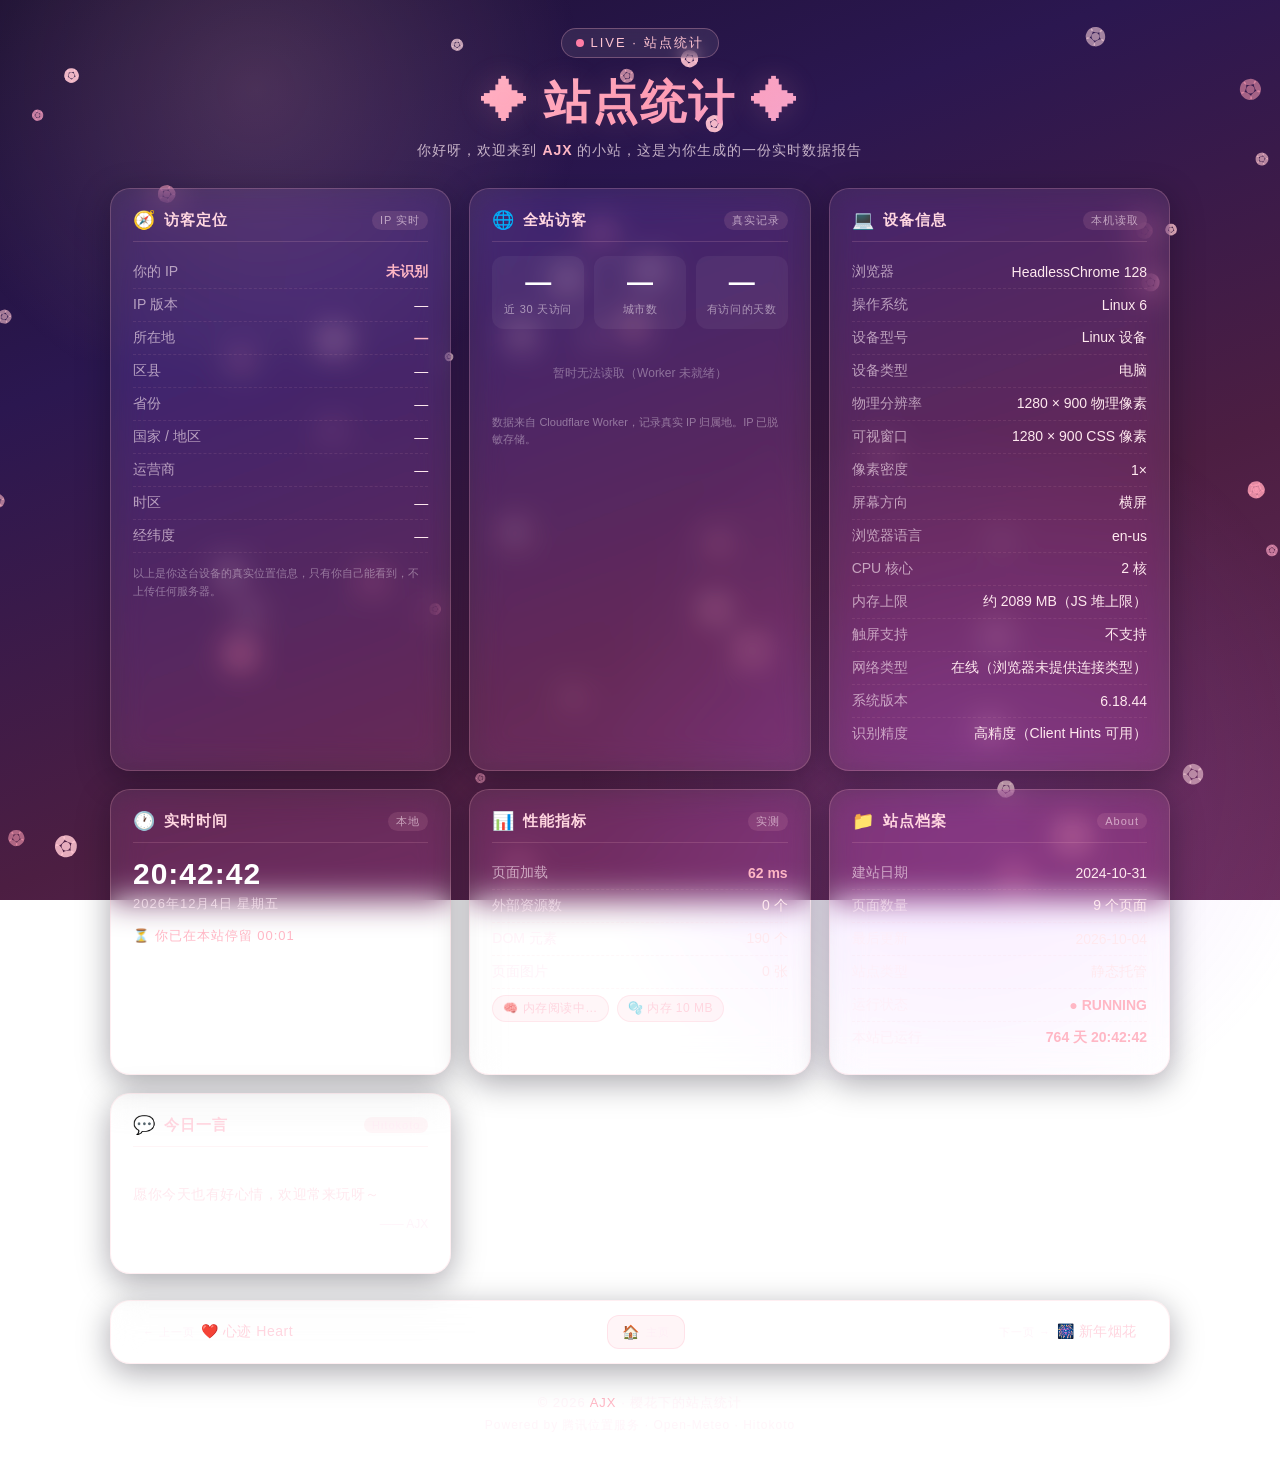
<file: ybp.html>
<!DOCTYPE html>
<html lang="zh-CN">
<head><script>window.huggingface={variables:{"SPACE_CREATOR_USER_ID":"6723234cfb3a71fc3653ae15"}};</script>
    <meta charset="UTF-8">
    <meta name="robots" content="noindex, nofollow, noarchive, nosnippet, noimageindex">
    <meta name="viewport" content="width=device-width, initial-scale=1.0">
    <title>✦ 站点统计 · AJX</title>
    <style>
        * { margin: 0; padding: 0; box-sizing: border-box; -webkit-tap-highlight-color: transparent; }
        html, body { min-height: 100%; }
        body {
            font-family: -apple-system, BlinkMacSystemFont, "Segoe UI", "PingFang SC", "Hiragino Sans GB", "Microsoft YaHei", sans-serif;
            color: #f4e9f2;
            overflow-x: hidden;
            position: relative;
            min-height: 100vh;
            background: linear-gradient(160deg, #1c1033 0%, #2b1750 30%, #4c1e42 65%, #6b2d5c 100%);
            background-attachment: fixed;
        }
        body::before {
            content: ''; position: fixed; top: -20%; left: -10%; width: 60%; height: 60%;
            background: radial-gradient(circle, rgba(255,183,197,0.18) 0%, transparent 70%);
            pointer-events: none; z-index: 0;
        }
        body::after {
            content: ''; position: fixed; bottom: -20%; right: -10%; width: 70%; height: 70%;
            background: radial-gradient(circle, rgba(183,103,255,0.16) 0%, transparent 70%);
            pointer-events: none; z-index: 0;
        }
        #sakura-canvas { position: fixed; top: 0; left: 0; width: 100%; height: 100%; z-index: 1; pointer-events: none; }
        .container { position: relative; z-index: 2; max-width: 1100px; margin: 0 auto; padding: 28px 20px 40px; }

        .site-header { text-align: center; margin-bottom: 28px; }
        .site-header .badge {
            display: inline-flex; align-items: center; gap: 6px; font-size: 13px; letter-spacing: 2px;
            color: #ffc4d1; background: rgba(255,255,255,0.08); border: 1px solid rgba(255,183,197,0.3);
            padding: 5px 14px; border-radius: 999px; margin-bottom: 14px;
            backdrop-filter: blur(8px); -webkit-backdrop-filter: blur(8px);
        }
        .site-header .badge .dot { width: 8px; height: 8px; border-radius: 50%; background: #ff7da5; animation: pulse 1.6s ease-in-out infinite; }
        @keyframes pulse { 0%,100% { box-shadow: 0 0 0 0 rgba(255,125,165,0.6); } 50% { box-shadow: 0 0 0 8px rgba(255,125,165,0); } }
        .site-header h1 {
            font-size: clamp(30px, 6vw, 46px); font-weight: 700; letter-spacing: 2px;
            background: linear-gradient(135deg, #ffd6e0, #ff9eb5, #e0b3ff);
            -webkit-background-clip: text; background-clip: text; -webkit-text-fill-color: transparent;
            text-shadow: 0 0 30px rgba(255,158,181,0.2);
        }
        .site-header .subtitle { margin-top: 8px; font-size: 14px; color: rgba(255,235,245,0.72); letter-spacing: 1px; }
        .site-header .subtitle b { color: #ffb7c5; font-weight: 600; }

        .stats-grid { display: grid; grid-template-columns: repeat(auto-fit, minmax(280px, 1fr)); gap: 18px; }
        .glass-card {
            background: rgba(255,255,255,0.07);
            -webkit-backdrop-filter: blur(16px) saturate(140%); backdrop-filter: blur(16px) saturate(140%);
            border: 1px solid rgba(255,183,197,0.22); border-radius: 20px;
            padding: 20px 22px; box-shadow: 0 8px 32px rgba(10,5,20,0.35);
            transition: transform .3s ease, box-shadow .3s ease, border-color .3s ease;
        }
        .glass-card:hover {
            transform: translateY(-4px); border-color: rgba(255,183,197,0.45);
            box-shadow: 0 14px 40px rgba(10,5,20,0.45), 0 0 24px rgba(255,183,197,0.12);
        }
        .card-title {
            display: flex; align-items: center; gap: 8px; font-size: 15px; font-weight: 600;
            color: #ffd6e0; letter-spacing: 1px; margin-bottom: 14px; padding-bottom: 10px;
            border-bottom: 1px solid rgba(255,183,197,0.16);
        }
        .card-title .icon { font-size: 18px; }
        .card-title .tag {
            margin-left: auto; font-size: 11px; font-weight: 400; color: rgba(255,235,245,0.6);
            letter-spacing: 1px; background: rgba(255,183,197,0.12); padding: 2px 8px; border-radius: 999px;
        }
        .info-row {
            display: flex; justify-content: space-between; align-items: center;
            padding: 7px 0; font-size: 14px; border-bottom: 1px dashed rgba(255,183,197,0.1);
        }
        .info-row:last-child { border-bottom: none; }
        .info-row .label { color: rgba(255,235,245,0.62); flex-shrink: 0; }
        .info-row .value { color: #ffe9ef; text-align: right; word-break: break-all; margin-left: 12px; font-variant-numeric: tabular-nums; }
        .info-row .value.hl { color: #ffb7c5; font-weight: 600; }

        .metric-chips { display: flex; flex-wrap: wrap; gap: 8px; margin-top: 6px; }
        .chip {
            font-size: 12px; color: #ffd6e0; background: rgba(255,183,197,0.12);
            border: 1px solid rgba(255,183,197,0.25); padding: 4px 10px; border-radius: 999px; letter-spacing: 0.5px;
        }
        .hitokoto-box { min-height: 92px; display: flex; flex-direction: column; justify-content: center; gap: 10px; }
        .hitokoto-text { font-size: 14px; line-height: 1.7; color: #ffe9ef; letter-spacing: 0.5px; }
        .hitokoto-from { font-size: 12px; color: rgba(255,235,245,0.55); text-align: right; }

        .clock-time { font-size: 30px; font-weight: 700; color: #fff; letter-spacing: 1px; font-variant-numeric: tabular-nums; }
        .clock-date { font-size: 13px; color: rgba(255,235,245,0.7); margin-top: 4px; letter-spacing: 1px; }
        .uptime { margin-top: 14px; font-size: 13px; color: #ffb7c5; letter-spacing: 1px; }

        .site-footer { text-align: center; margin-top: 30px; font-size: 13px; color: rgba(255,235,245,0.5); letter-spacing: 1px; }
        .site-footer a { color: #ffb7c5; text-decoration: none; }
        .site-footer a:hover { text-decoration: underline; }

        #loading {
            position: fixed; inset: 0; z-index: 999;
            display: flex; flex-direction: column; align-items: center; justify-content: center; gap: 14px;
            background: linear-gradient(160deg, #1c1033, #2b1750, #4c1e42);
            transition: opacity .6s ease;
        }
        #loading .sakura-load { font-size: 40px; animation: sway 1.8s ease-in-out infinite; }
        #loading .load-text { font-size: 14px; color: #ffd6e0; letter-spacing: 3px; }
        @keyframes sway { 0%,100% { transform: rotate(-12deg) translateY(0); } 50% { transform: rotate(12deg) translateY(-8px); } }
        #loading.hide { opacity: 0; pointer-events: none; }

        @media (max-width: 640px) {
            .container { padding: 20px 14px 30px; }
            .glass-card { padding: 16px; }
            .clock-time { font-size: 26px; }
        }

        /* 翻页导航条 */
        .page-nav {
            display: flex; align-items: center; justify-content: space-between; gap: 10px;
            background: rgba(255,255,255,0.07);
            -webkit-backdrop-filter: blur(16px) saturate(140%); backdrop-filter: blur(16px) saturate(140%);
            border: 1px solid rgba(255,183,197,0.22); border-radius: 20px;
            padding: 14px 18px; margin-top: 26px; box-shadow: 0 8px 32px rgba(10,5,20,0.35);
        }
        .page-nav a {
            display: flex; align-items: center; gap: 6px; text-decoration: none;
            font-size: 14px; letter-spacing: 0.5px; color: #ffd6e0; transition: all .3s ease;
            padding: 8px 14px; border-radius: 12px;
        }
        .page-nav a.home-btn { background: rgba(255,183,197,0.14); border: 1px solid rgba(255,183,197,0.3); }
        .page-nav a:hover { background: rgba(255,183,197,0.2); color: #fff; transform: translateY(-2px); }
        .page-nav .nav-label { font-size: 11px; color: rgba(255,235,245,0.55); letter-spacing: 1px; }
        @media (max-width: 640px) {
            .page-nav { flex-direction: column; align-items: stretch; }
            .page-nav a { justify-content: center; }
        }
    
    /* 从下到上入场动画（与主页 .iUp 一致） */
    .iUp {
        opacity: 0;
        transform: translate3d(0, 80px, 0);
        transition: all 2s cubic-bezier(0.19, 1, 0.22, 1);
    }
    .iUp.up {
        opacity: 1;
        transform: translate3d(0, 0, 0);
    }
    
        /* ===== 访问足迹 / 时段图 ===== */
        .stat-row {
            display: flex;
            gap: 10px;
            margin: 14px 0 16px;
        }
        .stat {
            flex: 1;
            text-align: center;
            padding: 12px 6px;
            border-radius: 12px;
            background: rgba(255, 255, 255, .05);
        }
        .stat-num {
            font-size: 26px;
            font-weight: 600;
            line-height: 1.1;
            color: #fff;
            font-variant-numeric: tabular-nums;
        }
        .stat-cap {
            margin-top: 5px;
            font-size: 11px;
            letter-spacing: .06em;
            opacity: .55;
        }
        .hint-line {
            margin-top: 12px;
            font-size: 11px;
            line-height: 1.6;
            opacity: .42;
        }
        .hour-chart {
            display: flex;
            align-items: flex-end;
            gap: 3px;
            height: 84px;
            margin: 16px 0 6px;
        }
        .hour-bar {
            flex: 1;
            min-height: 2px;
            border-radius: 2px 2px 0 0;
            background: rgba(255, 255, 255, .16);
            transition: height .5s cubic-bezier(.2, .8, .2, 1), background .3s;
            position: relative;
        }
        .hour-bar.has {
            background: linear-gradient(180deg, rgba(255, 183, 197, .85), rgba(255, 183, 197, .28));
        }
        .hour-bar.now {
            background: linear-gradient(180deg, #ffd6e0, rgba(255, 214, 224, .4));
            box-shadow: 0 0 10px rgba(255, 183, 197, .45);
        }
        .hour-axis {
            display: flex;
            justify-content: space-between;
            font-size: 10px;
            opacity: .35;
            margin-top: 4px;
        }
    
        /* ===== 全站访客列表 ===== */
        .visit-list {
            margin-top: 14px;
            display: flex;
            flex-direction: column;
            gap: 1px;
            max-height: 320px;
            overflow-y: auto;
        }
        .visit-item {
            display: flex;
            align-items: center;
            gap: 10px;
            padding: 9px 10px;
            border-radius: 8px;
            font-size: 12px;
            transition: background .2s;
        }
        .visit-item:hover { background: rgba(255, 255, 255, .04); }
        .visit-dot {
            width: 6px; height: 6px; border-radius: 50%;
            background: rgba(255, 183, 197, .8);
            flex-shrink: 0;
        }
        .visit-where {
            flex: 1;
            min-width: 0;
            overflow: hidden;
            text-overflow: ellipsis;
            white-space: nowrap;
            opacity: .82;
        }
        .visit-when {
            opacity: .38;
            font-size: 11px;
            font-variant-numeric: tabular-nums;
            flex-shrink: 0;
        }
        .visit-empty {
            padding: 20px 10px;
            text-align: center;
            font-size: 12px;
            opacity: .38;
        }
    

</style>
</head>
<body>

    <div id="loading">
        <div class="sakura-load">🌸</div>
        <div class="load-text">正在加载站点数据…</div>
    </div>

    <canvas id="sakura-canvas"></canvas>

    <div class="container iUp">
        <header class="site-header">
            <div class="badge"><span class="dot"></span> LIVE · 站点统计</div>
            <h1>✦ 站点统计 ✦</h1>
            <p class="subtitle">你好呀，欢迎来到 <b>AJX</b> 的小站，这是为你生成的一份实时数据报告</p>
        </header>

        <div class="stats-grid">
            <div class="glass-card">
                <div class="card-title"><span class="icon">🧭</span> 访客定位 <span class="tag">IP 实时</span></div>
                <div class="info-row"><span class="label">你的 IP</span><span class="value hl" id="visitor-ip">识别中…</span></div>
                <div class="info-row"><span class="label">IP 版本</span><span class="value" id="visitor-ipver">—</span></div>
                <div class="info-row"><span class="label">所在地</span><span class="value hl" id="visitor-city">—</span></div>
                <div class="info-row"><span class="label">区县</span><span class="value" id="visitor-district">—</span></div>
                <div class="info-row"><span class="label">省份</span><span class="value" id="visitor-province">—</span></div>
                <div class="info-row"><span class="label">国家 / 地区</span><span class="value" id="visitor-country">—</span></div>
                <div class="info-row"><span class="label">运营商</span><span class="value" id="visitor-isp">—</span></div>
                <div class="info-row"><span class="label">时区</span><span class="value" id="visitor-tz">—</span></div>
                <div class="info-row"><span class="label">经纬度</span><span class="value" id="visitor-latlng">—</span></div>
                <div class="hint-line">以上是你这台设备的真实位置信息，只有你自己能看到，不上传任何服务器。</div>
            </div>

            <div class="glass-card">
                <div class="card-title"><span class="icon">🌐</span> 全站访客 <span class="tag">真实记录</span></div>
                <div class="stat-row">
                    <div class="stat"><div class="stat-num" id="site-total">—</div><div class="stat-cap">近 30 天访问</div></div>
                    <div class="stat"><div class="stat-num" id="site-cities">—</div><div class="stat-cap">城市数</div></div>
                    <div class="stat"><div class="stat-num" id="site-days">—</div><div class="stat-cap">有访问的天数</div></div>
                </div>
                <div class="visit-list" id="visit-list">
                    <div class="visit-empty">读取中…</div>
                </div>
                <div class="hint-line">数据来自 Cloudflare Worker，记录真实 IP 归属地。IP 已脱敏存储。</div>
            </div>

            <div class="glass-card">
                <div class="card-title"><span class="icon">💻</span> 设备信息 <span class="tag">本机读取</span></div>
                <div class="info-row"><span class="label">浏览器</span><span class="value" id="device-browser">—</span></div>
                <div class="info-row"><span class="label">操作系统</span><span class="value" id="device-os">—</span></div>
                <div class="info-row"><span class="label">设备型号</span><span class="value" id="device-model">—</span></div>
                <div class="info-row"><span class="label">设备类型</span><span class="value" id="device-type">—</span></div>
                <div class="info-row"><span class="label">物理分辨率</span><span class="value" id="device-screen">—</span></div>
                <div class="info-row"><span class="label">可视窗口</span><span class="value" id="device-viewport">—</span></div>
                <div class="info-row"><span class="label">像素密度</span><span class="value" id="device-dpr">—</span></div>
                <div class="info-row"><span class="label">屏幕方向</span><span class="value" id="device-orient">—</span></div>
                <div class="info-row"><span class="label">浏览器语言</span><span class="value" id="device-lang">—</span></div>
                <div class="info-row"><span class="label">CPU 核心</span><span class="value" id="device-cpu">—</span></div>
                <div class="info-row"><span class="label">内存上限</span><span class="value" id="device-mem">—</span></div>
                <div class="info-row"><span class="label">触屏支持</span><span class="value" id="device-touch">—</span></div>
                <div class="info-row"><span class="label">网络类型</span><span class="value" id="device-net">—</span></div>
                <div class="info-row"><span class="label">系统版本</span><span class="value" id="device-os2">—</span></div>
                <div class="info-row"><span class="label">识别精度</span><span class="value" id="device-hints">—</span></div>
            </div>

            <div class="glass-card">
                <div class="card-title"><span class="icon">🕐</span> 实时时间 <span class="tag">本地</span></div>
                <div class="clock-time" id="clock-time">--:--:--</div>
                <div class="clock-date" id="clock-date">----年--月--日</div>
                <div class="uptime">⏳ 你已在本站停留 <span id="uptime-sec">00:00</span></div>
            </div>

            <div class="glass-card">
                <div class="card-title"><span class="icon">📊</span> 性能指标 <span class="tag">实测</span></div>
                <div class="info-row"><span class="label">页面加载</span><span class="value hl" id="perf-load">—</span></div>
                <div class="info-row"><span class="label">外部资源数</span><span class="value" id="perf-resources">—</span></div>
                <div class="info-row"><span class="label">DOM 元素</span><span class="value" id="perf-dom">—</span></div>
                <div class="info-row"><span class="label">页面图片</span><span class="value" id="perf-images">—</span></div>
                <div class="metric-chips" id="perf-chips"><span class="chip">🧠 内存阅读中…</span></div>
            </div>

            <div class="glass-card">
                <div class="card-title"><span class="icon">📁</span> 站点档案 <span class="tag">About</span></div>
                <div class="info-row"><span class="label">建站日期</span><span class="value">2024-10-31</span></div>
                <div class="info-row"><span class="label">页面数量</span><span class="value">9 个页面</span></div>
                <div class="info-row"><span class="label">最后更新</span><span class="value">2026-10-04</span></div>
                <div class="info-row"><span class="label">站点类型</span><span class="value">静态托管</span></div>
                <div class="info-row"><span class="label">运行状态</span><span class="value hl">● RUNNING</span></div>
                <div class="info-row"><span class="label">本站已运行</span><span class="value hl" id="site-uptime">—</span></div>
            </div>

            <div class="glass-card">
                <div class="card-title"><span class="icon">💬</span> 今日一言 <span class="tag">Hitokoto</span></div>
                <div class="hitokoto-box">
                    <div class="hitokoto-text" id="hitokoto-text">正在为你取一句话…</div>
                    <div class="hitokoto-from" id="hitokoto-from"></div>
                </div>
            </div>
        </div>

        <nav class="page-nav">
            <a href="./heart.html"><span class="nav-label">← 上一页</span><span>❤️ 心迹 Heart</span></a>
            <a href="./index.html" class="home-btn"><span>🏠</span><span class="nav-label">主页</span></a>
            <a href="./New-Year-fireworks.html"><span class="nav-label">下一页 →</span><span>🎆 新年烟花</span></a>
        </nav>
        <footer class="site-footer">
            <div>© <span id="current-year"></span> <a href="./">AJX</a> · 樱花下的站点统计</div>
            <div style="margin-top:5px;font-size:12px;">Powered by 腾讯位置服务 · Open-Meteo · Hitokoto</div>
        </footer>
    </div>

    <script>
        function $(id) { return document.getElementById(id); }

        window.addEventListener('load', function () {
            setTimeout(function () { $('loading').classList.add('hide'); }, 800);
        });

        (function sakura() {
            var canvas = $('sakura-canvas');
            var ctx = canvas.getContext('2d');
            var petals = [], W, H;
            function resize() { W = canvas.width = window.innerWidth; H = canvas.height = window.innerHeight; }
            resize(); window.addEventListener('resize', resize);
            var COLORS = ['#ffb7c5', '#ff9eb5', '#ffd6e0', '#ffc4d1', '#f79ec0'];
            function makePetal(initial) {
                var size = 6 + Math.random() * 10;
                return {
                    x: initial ? Math.random() * W : -20 - Math.random() * 40,
                    y: initial ? Math.random() * H : -30 - Math.random() * 60,
                    size: size, speedY: 0.6 + Math.random() * 1.1, speedX: -0.6 + Math.random() * 1.2,
                    rot: Math.random() * Math.PI * 2, rotSpeed: -0.02 + Math.random() * 0.04,
                    alpha: 0.55 + Math.random() * 0.4, sway: Math.random() * Math.PI * 2,
                    swaySpeed: 0.01 + Math.random() * 0.02, color: COLORS[Math.floor(Math.random() * COLORS.length)]
                };
            }
            var count = Math.min(55, Math.floor(W * H / 22000));
            for (var i = 0; i < count; i++) petals.push(makePetal(true));
            function drawPetal(p) {
                ctx.save(); ctx.translate(p.x, p.y); ctx.rotate(p.rot); ctx.globalAlpha = p.alpha; ctx.fillStyle = p.color;
                ctx.beginPath(); ctx.arc(0, 0, p.size * 0.28, 0, Math.PI * 2); ctx.fill();
                for (var i = 0; i < 5; i++) {
                    ctx.save(); ctx.rotate(i * Math.PI * 2 / 5);
                    ctx.beginPath(); ctx.ellipse(p.size * 0.5, 0, p.size * 0.2, p.size * 0.42, 0, 0, Math.PI * 2); ctx.fill();
                    ctx.restore();
                }
                ctx.restore();
            }
            (function loop() {
                ctx.clearRect(0, 0, W, H);
                for (var i = 0; i < petals.length; i++) {
                    var p = petals[i];
                    p.sway += p.swaySpeed; p.x += p.speedX + Math.sin(p.sway) * 0.35; p.y += p.speedY; p.rot += p.rotSpeed;
                    if (p.y > H + 40 || p.x > W + 40 || p.x < -40) { petals[i] = makePetal(false); continue; }
                    drawPetal(p);
                }
                requestAnimationFrame(loop);
            })();
        })();

        var startTs = Date.now();
        var WEEK = ['日','一','二','三','四','五','六'];
        function pad(n) { return n < 10 ? '0' + n : '' + n; }
        function tick() {
            var d = new Date();
            $('clock-time').textContent = pad(d.getHours()) + ':' + pad(d.getMinutes()) + ':' + pad(d.getSeconds());
            $('clock-date').textContent = d.getFullYear() + '年' + (d.getMonth() + 1) + '月' + d.getDate() + '日 星期' + WEEK[d.getDay()];
            var s = Math.floor((Date.now() - startTs) / 1000);
            $('uptime-sec').textContent = pad(Math.floor(s / 60)) + ':' + pad(s % 60);
        }
        // 本站已运行时长（从 2024-10-31 建站起实时计算）
        var SITE_BIRTH = new Date('2024-10-31T00:00:00');
        function pad2(n) { return n < 10 ? '0' + n : '' + n; }
        function siteUptime() {
            var diff = Math.floor((Date.now() - SITE_BIRTH.getTime()) / 1000);
            var d = Math.floor(diff / 86400);
            var h = Math.floor((diff % 86400) / 3600);
            var m = Math.floor((diff % 3600) / 60);
            var s = diff % 60;
            $('site-uptime').textContent = d + ' 天 ' + pad2(h) + ':' + pad2(m) + ':' + pad2(s);
        }
        siteUptime();
        setInterval(siteUptime, 1000);

        tick(); setInterval(tick, 1000);

        (function perf() {
            var pt = performance.getEntriesByType('navigation')[0] || {};
            if (pt && pt.responseEnd) $('perf-load').textContent = Math.round(pt.responseEnd) + ' ms';
            else $('perf-load').textContent = Math.round(performance.now()) + ' ms';
            $('perf-resources').textContent = performance.getEntriesByType('resource').length + ' 个';
            $('perf-dom').textContent = document.querySelectorAll('*').length + ' 个';
            $('perf-images').textContent = document.querySelectorAll('img').length + ' 张';
            var chip = document.createElement('span'); chip.className = 'chip';
            if (performance.memory) chip.textContent = '🫧 内存 ' + Math.round(performance.memory.usedJSHeapSize / 1024 / 1024) + ' MB';
            else chip.textContent = '🌸 樱花引擎运行中';
            $('perf-chips').appendChild(chip);
        })();

        (function device() {
            /* 设备识别：UA 判断的关键是顺序。
               微信/夸克/UC/QQ 等国产浏览器的 UA 里都含 "Chrome/"，
               必须先匹配它们的专属标记，否则一律被误判成 Chrome。
               识不出的项写「未识别」，不拿默认值糊弄。 */
            var ua = navigator.userAgent;
            var UNK = '未识别';
            var m;

            /* ---------- 浏览器 ---------- */
            var browser = UNK;
            var RULES = [
                [/MicroMessenger\/([\d.]+)/i, '微信内置浏览器'],
                [/QQBrowser\/([\d.]+)/i, 'QQ 浏览器'],
                [/UCBrowser\/([\d.]+)/i, 'UC 浏览器'],
                [/Quark\/([\d.]+)/i, '夸克浏览器'],
                [/HuaweiBrowser\/([\d.]+)/i, '华为浏览器'],
                [/MiuiBrowser\/([\d.]+)/i, '小米浏览器'],
                [/VivoBrowser\/([\d.]+)/i, 'vivo 浏览器'],
                [/HeyTapBrowser\/([\d.]+)/i, 'OPPO 浏览器'],
                [/baiduboxapp\/([\d.]+)/i, '百度 App'],
                [/Weibo\/([\d.]+)/i, '微博内置浏览器'],
                [/AlipayClient\/([\d.]+)/i, '支付宝内置浏览器'],
                [/DingTalk\/([\d.]+)/i, '钉钉内置浏览器'],
                [/Edg\/([\d.]+)/i, 'Edge'],
                [/EdgA\/([\d.]+)/i, 'Edge'],
                [/OPR\/([\d.]+)/i, 'Opera'],
                [/SamsungBrowser\/([\d.]+)/i, '三星浏览器'],
                [/Firefox\/([\d.]+)/i, 'Firefox'],
                [/FxiOS\/([\d.]+)/i, 'Firefox'],
                [/CriOS\/([\d.]+)/i, 'Chrome'],
                [/Chrome\/([\d.]+)/i, 'Chrome'],
                [/Version\/([\d.]+).*Safari/i, 'Safari'],
                [/Safari\/([\d.]+)/i, 'Safari']
            ];
            for (var i = 0; i < RULES.length; i++) {
                m = ua.match(RULES[i][0]);
                if (m) {
                    /* 版本号只取主版本，长串小版本对用户没意义 */
                    var v = (m[1] || '').split('.')[0];
                    browser = RULES[i][1] + (v ? ' ' + v : '');
                    break;
                }
            }

            /* ---------- 操作系统 ----------
               坑：Chrome 从 2021 年起做 UA 缩减（User-Agent Reduction），
               Android 的 UA 版本号被冻结在 "Android 10"。实际系统是 12/13/14
               也照样报 10，所以 UA 里的版本不能直接采信。
               真实版本要走 Client Hints：navigator.userAgentData.platformVersion。 */
            var os = UNK, osVer = '', osGuess = false;

            var uaData = navigator.userAgentData || null;
            var chPlatform = (uaData && uaData.platform) ? uaData.platform : '';
            var chVer = (uaData && uaData.platformVersion) ? String(uaData.platformVersion) : '';

            if (/Android/i.test(chPlatform) || /Android/i.test(ua)) {
                os = 'Android';
                if (chVer) {
                    osVer = chVer.split('.')[0];
                } else {
                    m = ua.match(/Android\s+([\d.]+)/i);
                    if (m) {
                        osVer = m[1];
                        if (osVer === '10') osGuess = true;
                    }
                }
            }
            else if (/iPhone|iPad|iPod/.test(ua)) {
                os = 'iOS';
                m = ua.match(/OS\s+([\d_]+)/);
                if (m) osVer = m[1].replace(/_/g, '.');
            }
            else if (/Windows/i.test(chPlatform) || /Windows NT/.test(ua)) {
                if (/Windows NT 10/.test(ua)) os = 'Windows 10/11';
                else if (/Windows NT 6\.3/.test(ua)) os = 'Windows 8.1';
                else if (/Windows NT 6\.1/.test(ua)) os = 'Windows 7';
                else os = 'Windows';
            }
            else if (/macOS|Mac OS/i.test(chPlatform) || /Mac OS X/.test(ua)) {
                os = 'macOS';
                if (chVer) {
                    osVer = chVer.split('.').slice(0, 2).join('.');
                } else {
                    m = ua.match(/Mac OS X (\d+)_(\d+)/);
                    if (m) osVer = m[1] + '.' + m[2];
                }
            }
            else if (/Chrome OS|CrOS/i.test(chPlatform) || /CrOS/.test(ua)) os = 'ChromeOS';
            else if (/Linux/i.test(chPlatform) || /Linux/.test(ua)) os = 'Linux';

            if (osVer) {
                os += ' ' + osVer.split('.').slice(0, 2).join('.');
                if (osGuess) os += '（UA 冻结值，实际可能更高）';
            }

            /* ---------- 设备型号：从 UA 里抓具体机型 ---------- */
            var model = UNK;
            m = ua.match(/\(([^)]*)\)/);
            if (m) {
                var seg = m[1].split(';');
                for (var j = 0; j < seg.length; j++) {
                    var t = seg[j].trim();
                    /* Android 机型段特征：含字母数字组合，且不是通用词 */
                    if (/^(Linux|U|Android|wv|KHTML|like|Mobile|en-us|zh-cn)/i.test(t)) continue;
                    if (/Android [\d.]+/.test(t)) continue;
                    if (t.length < 3 || t.length > 24) continue;
                    if (/^(Build|wv)$/i.test(t)) continue;
                    if (/^[A-Z0-9\-]{4,}$/.test(t) && /[0-9]/.test(t)) { model = t; break; }
                    if (/^[A-Za-z0-9\-\s]{4,}$/.test(t) && /[0-9]/.test(t)) { model = t; break; }
                }
            }
            /* 通用兜底：UA 里出现常见品牌词但没抓到机型 */
            if (model === UNK) {
                if (/iPhone/.test(ua)) model = 'iPhone';
                else if (/iPad/.test(ua)) model = 'iPad';
                else if (/Macintosh/.test(ua)) model = 'Mac';
            }
            /* UA 缩减会把 Android 的机型段抹成单个字母（如 "K"），
               所以上面的解析经常失败。真正的型号要从
               getHighEntropyValues(['model']) 取，这是 Chrome 唯一可靠的来源。
               它是异步的，拿到后回填。 */
            var modelFromUA = model;
            if (uaData && uaData.getHighEntropyValues) {
                uaData.getHighEntropyValues(['model', 'platformVersion', 'fullVersionList'])
                    .then(function (h) {
                        /* 型号 */
                        if (h && h.model) {
                            var mm = document.getElementById('device-model');
                            /* 代号转商用名；查不到就显示原始代号，让用户能自己搜 */
                            modelName(h.model, function (name) {
                                if (mm) mm.textContent = name;
                            });
                        } else if (modelFromUA === UNK) {
                            /* 桌面端 model 通常为空，用平台名兜底 */
                            var mm2 = document.getElementById('device-model');
                            if (mm2) {
                                if (/iOS|iPadOS/i.test(chPlatform)) mm2.textContent = 'iPhone / iPad';
                                else if (/Windows/i.test(chPlatform)) mm2.textContent = 'Windows 设备';
                                else if (/macOS/i.test(chPlatform)) mm2.textContent = 'Mac';
                                else if (/Linux/i.test(chPlatform)) mm2.textContent = 'Linux 设备';
                                else if (/Android/i.test(chPlatform)) mm2.textContent = 'Android 设备（型号未公开）';
                            }
                        }
                        /* 系统版本：Client Hints 的更准，覆盖之前的值 */
                        if (h && h.platformVersion) {
                            var elOs = document.getElementById('device-os');
                            if (elOs) {
                                var pv = String(h.platformVersion);
                                if (/Android/i.test(chPlatform) || /Android/.test(ua)) {
                                    elOs.textContent = 'Android ' + pv.split('.')[0];
                                } else if (/macOS/i.test(chPlatform)) {
                                    elOs.textContent = 'macOS ' + pv.split('.').slice(0, 2).join('.');
                                }
                            }
                        }
                        /* 浏览器完整版本 */
                        if (h && h.fullVersionList && h.fullVersionList.length) {
                            var brand = h.fullVersionList.filter(function (b) {
                                return !/Not.A.Brand|Chromium/i.test(b.brand);
                            })[0];
                            if (brand && /Chrome/i.test(browser)) {
                                var elB = document.getElementById('device-browser');
                                if (elB && brand.brand) {
                                    elB.textContent = brand.brand + ' ' + String(brand.version).split('.')[0];
                                }
                            }
                        }
                    })
                    .catch(function (err) {
                        /* Client Hints 被拒绝或出错。不能假装拿到了数据，
                           明确告诉用户为什么没识别出来。 */
                        var mm3 = document.getElementById('device-model');
                        if (mm3 && (mm3.textContent === '未识别' || mm3.textContent === '—')) {
                            mm3.textContent = '浏览器未提供（Client Hints 不可用）';
                        }
                        var elO = document.getElementById('device-os');
                        if (elO) {
                            var cur = elO.textContent || '';
                            /* UA 报 Android 10 且没有 Client Hints，说明这是冻结值 */
                            if (/Android 10/.test(cur) && !/冻结/.test(cur)) {
                                elO.textContent = cur + '（UA 冻结值，客户端拒绝提供真实版本）';
                            }
                        }
                    });
            } else {
                /* 连 userAgentData 都没有：老浏览器或非 Chromium 内核 */
                var mm4 = document.getElementById('device-model');
                if (mm4 && (mm4.textContent === '未识别' || mm4.textContent === '—')) {
                    mm4.textContent = '浏览器不支持 Client Hints';
                }
            }

            /* ---------- 设备类型：用触屏 + 视口判断，比只看 UA 准 ---------- */
            var touch = ('ontouchstart' in window) ||
                (navigator.maxTouchPoints > 0) || (navigator.msMaxTouchPoints > 0);
            var type;
            if (/iPad|Tablet/i.test(ua) || (touch && Math.min(screen.width, screen.height) >= 600)) {
                type = '平板';
            } else if (/Mobi|Android|iPhone/i.test(ua) || (touch && Math.min(screen.width, screen.height) < 600)) {
                type = '手机';
            } else {
                type = '电脑';
            }

            /* ---------- 分辨率：物理值，按真实方向给出 ---------- */
            var sw = screen.width, sh = screen.height;
            /* 部分安卓机在横屏时 screen.width 不翻转，用 innerWidth 对照修正 */
            var orient = (window.innerHeight > window.innerWidth) ? '竖屏' : '横屏';
            if (orient === '横屏' && sw < sh) { var tmp = sw; sw = sh; sh = tmp; }
            if (orient === '竖屏' && sw > sh) { var tmp2 = sw; sw = sh; sh = tmp2; }

            var dpr = window.devicePixelRatio || 1;
            /* 真实像素 = CSS 像素 × dpr，这是屏幕实际的物理点数 */
            var phyW = Math.round(sw * dpr), phyH = Math.round(sh * dpr);

            var setTxt = function (id, v) {
                var el = document.getElementById(id);
                if (el) el.textContent = (v === '' || v === null || v === undefined) ? UNK : String(v);
            };

            /* 诊断：Client Hints 是否可用。型号和系统版本都靠它，
               不可用时这两项只能退回 UA 的粗略/冻结值。 */
            (function hintStatus() {
                var el = document.getElementById('device-hints');
                if (!el) return;
                if (!navigator.userAgentData) {
                    el.textContent = '基础（浏览器不支持 Client Hints，型号与系统版本仅供参考）';
                } else if (typeof navigator.userAgentData.getHighEntropyValues === 'function') {
                    el.textContent = '高精度（Client Hints 可用）';
                } else {
                    el.textContent = '基础（仅品牌，无详细型号）';
                }
            })();

            setTxt('device-browser', browser);
            setTxt('device-os', os);
            setTxt('device-model', model);
            setTxt('device-type', type);
            setTxt('device-screen', phyW + ' × ' + phyH + ' 物理像素');
            setTxt('device-viewport', window.innerWidth + ' × ' + window.innerHeight + ' CSS 像素');
            setTxt('device-dpr', dpr + '×' + (dpr >= 3 ? '（高分屏）' : dpr >= 2 ? '（视网膜屏）' : ''));
            setTxt('device-orient', orient);
            setTxt('device-lang', (navigator.language || UNK).toLowerCase());
            setTxt('device-cpu', navigator.hardwareConcurrency ? navigator.hardwareConcurrency + ' 核' : UNK);
            /* navigator.deviceMemory 被 Chromium 封顶在 8（防指纹），拿不到真实内存。
               改用 performance.memory 的 JS 堆上限，这个是真实值。 */
            (function () {
                var mem = '—';
                if (performance.memory && performance.memory.jsHeapSizeLimit) {
                    mem = '约 ' + Math.round(performance.memory.jsHeapSizeLimit / 1024 / 1024) + ' MB（JS 堆上限）';
                } else if (navigator.deviceMemory) {
                    mem = '≥ ' + navigator.deviceMemory + ' GB（浏览器上报上限）';
                }
                setTxt('device-mem', mem);
            })();
            setTxt('device-touch', touch ? '支持（' + (navigator.maxTouchPoints || 1) + ' 点触控）' : '不支持');

            /* ---------- 网络 ----------
               坑：effectiveType 是按「往返延迟估算」的，不是实测值。
               延迟稍高就报 3g，Wi-Fi 下也会被误判成蜂窝网。
               先看 type（连接种类，wifi/cellular 这类是准的），
               effectiveType 只在蜂窝网时作为细化，且明确标注估算。 */
            /* 网络：只报能确认的事实。
               effectiveType 是按延迟「估算」的，Wi-Fi 下也会报 3g，
               所以它不能当结论用。有 type 就报 type，
               没有 type 就只说在线状态，绝不把估算值写成结果。 */
            var c = navigator.connection || navigator.mozConnection || navigator.webkitConnection;
            var netText = '';
            if (c) {
                var typeMap = {
                    'wifi': 'Wi-Fi', 'ethernet': '有线', 'cellular': '蜂窝移动',
                    'bluetooth': '蓝牙', 'wimax': 'WiMax', 'none': '无连接', 'other': '其他'
                };
                var parts = [];
                if (c.type && typeMap[c.type]) {
                    parts.push(typeMap[c.type]);
                    /* 仅当确定是蜂窝网时，才带出制式 */
                    if (c.type === 'cellular' && c.effectiveType) {
                        var netMap = { 'slow-2g': '2G 以下', '2g': '2G', '3g': '3G', '4g': '4G', '5g': '5G' };
                        if (netMap[c.effectiveType]) parts.push(netMap[c.effectiveType] + '（估算）');
                    }
                    if (c.downlink) parts.push('约 ' + c.downlink + ' Mbps');
                }
                netText = parts.length ? parts.join('，') : '';
            }
            /* 拿不到确定信息时，不猜 */
            setTxt('device-net', netText || (navigator.onLine ? '在线（浏览器未提供连接类型）' : '离线'));

            /* 可视窗口随旋转变化，跟着更新，避免横竖屏切换后数字不对 */
            window.addEventListener('resize', function () {
                setTxt('device-viewport', window.innerWidth + ' × ' + window.innerHeight + ' CSS 像素');
                setTxt('device-orient', (window.innerHeight > window.innerWidth) ? '竖屏' : '横屏');
            });
        })();

        /* ============ Cloudflare Worker 接入 ============
           解决两件纯静态页做不到的事：
           1) 设备型号与系统真实版本——需要服务端下发 Accept-CH 才能读到
           2) 全站访客记录——需要一个共享存储
           注意：Accept-CH 是协商式的，第一次请求不带型号，
           浏览器收到响应后，后续请求才会带。所以这里做两次调用。 */
        (function worker() {

            var API = 'https://ajx-stats.haiteluo.xyz';

            function el(id) { return document.getElementById(id); }

            /* ===== 优先读取 loading.html 存下的设备信息 =====
               loading.html 是顶层导航，能拿到 Sec-CH-UA-Model；
               拿到后存 sessionStorage，跳转到这里直接用，无需再协商。 */
            (function readDevCache() {
                var c = null;
                try { c = sessionStorage.getItem('ajx_dev_cache'); } catch (e) {}
                if (!c) return;
                var d = null;
                try { d = JSON.parse(c); } catch (e) { return; }
                if (!d) return;

                if (d.model || d.modelName) {
                    var mm = el('device-model');
                    if (mm) mm.textContent = d.modelName || d.model;
                }
                if (d.pv) {
                    var o2 = el('device-os2');
                    if (o2) {
                        var pv = String(d.pv);
                        var pf = d.platform || '';
                        if (/Android/i.test(pf)) {
                            o2.textContent = 'Android ' + pv.split('.')[0];
                        } else if (/Windows/i.test(pf)) {
                            o2.textContent = 'Windows ' + pv;
                        } else if (pf) {
                            o2.textContent = pf + ' ' + pv;
                        } else {
                            o2.textContent = pv;
                        }
                    }
                }
                /* 供 report() 上报用（DEV 在本函数之后才定义，延后赋值） */
                setTimeout(function () {
                    try {
                        if (d.model) { DEV.model = d.model; }
                        if (d.pv) { DEV.pv = d.pv; }
                    } catch (e) {}
                    try { report(); } catch (e) {}
                }, 0);
            })();

            /* ===== 直接从浏览器 API 拿型号（实测有效，无需协商） =====
               navigator.userAgentData.getHighEntropyValues(['model','platformVersion'])
               在 Edge/Chrome 上能直接返回真机型号，不依赖请求头。 */
            (function readHintAPI() {
                if (!navigator.userAgentData ||
                    !navigator.userAgentData.getHighEntropyValues) return;

                navigator.userAgentData.getHighEntropyValues(
                    ['model', 'platformVersion', 'platform', 'architecture']
                ).then(function (h) {
                    var m = (h && h.model) || '';
                    var pv = (h && h.platformVersion) || '';
                    var pf = (h && h.platform) || '';
                    if (!m && !pv) return;

                    /* 缓存给上报用 */
                    try {
                        sessionStorage.setItem('ajx_dev_cache', JSON.stringify({
                            model: m, modelName: '', pv: pv, platform: pf, t: Date.now()
                        }));
                    } catch (e) {}

                    if (m) {
                        DEV.model = m;
                        var mm = el('device-model');
                        if (mm) mm.textContent = m;
                        /* 用代号查 D1 换中文名 */
                        fetch(API + '/whoami?m=' + encodeURIComponent(m))
                            .then(function (r) { return r.json(); })
                            .then(function (dd) {
                                if (dd && dd.modelName) {
                                    var e2 = el('device-model');
                                    if (e2) e2.textContent = dd.modelName;
                                }
                            })
                            .catch(function () {});
                    }
                    if (pv) {
                        DEV.pv = pv;
                        var o2 = el('device-os2');
                        var osName = '';
                        if (/Android/i.test(pf)) {
                            osName = 'Android ' + String(pv).split('.')[0];
                        } else if (pf) {
                            osName = pf + ' ' + String(pv).split('.')[0];
                        } else {
                            osName = String(pv).split('.')[0];
                        }
                        if (o2) o2.textContent = String(pv);
                        /* 操作系统那一行显示主版本，系统版本显示完整号 */
                        var o1 = el('device-os');
                        if (o1) o1.textContent = osName;
                    }
                    try { sessionStorage.setItem('ajx_model_ok', '1'); } catch (e) {}
                    try { report(); } catch (e) {}
                }).catch(function () {});
            })();


            /* ---------- 设备信息 ---------- */
            function pullDevice(retry) {
                fetch(API + '/whoami', { cache: 'no-store' })
                    .then(function (r) {
                        return r.json();
                    })
                    .then(function (d) {
                        if (!d || !d.ok) return;

                        /* 缓存给 report() 用 */
                        if (d.model) DEV.model = d.model;
                        if (d.platformVersion) DEV.pv = d.platformVersion;

                        /* 型号：服务端拿到的可能是代号，走本地表翻译 */
                        if (d.model) {
                            try { sessionStorage.setItem('ajx_model_ok', '1'); } catch (e) {}
                            var mEl = el('device-model');
                            if (mEl) {
                                /* 服务端已从 D1 查好中文名，直接用 */
                                mEl.textContent = d.modelName || d.model;
                            }
                        } else if (retry) {
                            /* 第一次没带型号是正常的（Accept-CH 刚下发），
                               浏览器下次请求才会带，所以再问一次 */
                            setTimeout(function () { pullDevice(false); }, 600);
                            return;
                        }

                        /* 型号协商完成（或确认拿不到），这时再上报，
                           避免第一条记录是 null 型号 */
                        if (!retry) report();

                        /* 系统真实版本 */
                        if (d.platformVersion) {
                            var o2 = el('device-os2');
                            if (o2) {
                                var pv = String(d.platformVersion);
                                if (/Android/i.test(d.platform || '')) {
                                    /* Android 的 platformVersion 是 "14.0.0" 形式 */
                                    o2.textContent = 'Android ' + pv.split('.')[0];
                                } else if (/Windows/i.test(d.platform || '')) {
                                    o2.textContent = 'Windows ' + pv;
                                } else {
                                    o2.textContent = (d.platform || '') + ' ' + pv;
                                }
                            }
                        }

                        /* 前端没能拿到型号时，用服务端结果补上识别精度说明 */
                        var hints = el('device-hints');
                        if (hints && d.model) {
                            hints.textContent = '高精度（服务端上报）';
                        }
                    })
                    .catch(function () {});
            }

            /* ---------- 上报一次访问 ---------- */
            /* 浏览器首次请求不会带 Sec-CH-UA-Model（Accept-CH 刚下发），
               所以等 pullDevice 协商到型号后，随 body 一起补报给服务端 */
            var DEV = { model: '', pv: '' };
            var reported = false;

            function report() {
                if (reported) return;
                /* 同一会话只报一次，避免刷新重复计数 */
                try {
                    if (sessionStorage.getItem('ajx_hit')) { reported = true; return; }
                } catch (e) {}
                reported = true;
                try { sessionStorage.setItem('ajx_hit', '1'); } catch (e) {}
                fetch(API + '/hit', {
                    method: 'POST',
                    cache: 'no-store',
                    headers: { 'Content-Type': 'application/json' },
                    body: JSON.stringify({ model: DEV.model, pv: DEV.pv })
                })
                    .then(function (r) { return r.json(); })
                    .then(function (d) {
                        /* KV 是最终一致的，刚写入的记录 /recent 可能还读不到，
                           所以把服务端回传的这条直接插到列表最前面 */
                        if (!d || !d.ok || !d.record) return;
                        var box = el('visit-list');
                        if (!box) return;
                        var empty = box.querySelector('.visit-empty');
                        if (empty) box.innerHTML = '';
                        box.insertBefore(buildRow(d.record), box.firstChild);
                    })
                    .catch(function () {});
            }

            /* ---------- 单条记录 DOM ---------- */
            function buildRow(r) {
                var row = document.createElement('div');
                row.className = 'visit-item';

                var dot = document.createElement('span');
                dot.className = 'visit-dot';

                var where = document.createElement('span');
                where.className = 'visit-where';
                var parts = [];
                if (r.city) parts.push(r.city);
                else if (r.region) parts.push(r.region);
                else if (r.country) parts.push(r.country);
                if (r.carrier) parts.push(r.carrier);
                if (r.model) parts.push(MODEL_NAMES[r.model] || r.model);
                if (r.ip) parts.push(r.ip);
                where.textContent = parts.join(' · ') || '未知位置';

                var when = document.createElement('span');
                when.className = 'visit-when';
                var dt = new Date(r.t);
                var now = new Date();
                var sameDay = dt.toDateString() === now.toDateString();
                var pad = function (x) { return ('0' + x).slice(-2); };
                var timeTxt = sameDay
                    ? pad(dt.getHours()) + ':' + pad(dt.getMinutes())
                    : (dt.getMonth() + 1) + '/' + dt.getDate() + ' ' + pad(dt.getHours()) + ':' + pad(dt.getMinutes());
                /* 同一人多次访问，右侧补一个次数 */
                if (r.count && r.count > 1) timeTxt += ' ×' + r.count;
                when.textContent = timeTxt;

                row.appendChild(dot);
                row.appendChild(where);
                row.appendChild(when);
                return row;
            }

            /* ---------- 读访客列表 ---------- */
            /* 型号代号 → 中文名缓存。列表里出现新代号时向 Worker 查一次。 */
            var MODEL_NAMES = {};

            function fillModelNames(models, cb) {
                var todo = [];
                for (var i = 0; i < models.length; i++) {
                    var m = models[i];
                    if (m && !MODEL_NAMES[m] && todo.indexOf(m) < 0) todo.push(m);
                }
                if (!todo.length) { if (cb) cb(); return; }
                var left = todo.length;
                todo.forEach(function (m) {
                    fetch(API + '/whoami?m=' + encodeURIComponent(m), { cache: 'force-cache' })
                        .then(function (r) { return r.json(); })
                        .then(function (d) {
                            if (d && d.modelName) MODEL_NAMES[m] = d.modelName;
                            else MODEL_NAMES[m] = m;
                        })
                        .catch(function () { MODEL_NAMES[m] = m; })
                        .then(function () {
                            if (--left === 0 && cb) cb();
                        });
                });
            }

            function pullRecent() {
                fetch(API + '/recent', { cache: 'no-store' })
                    .then(function (r) { return r.json(); })
                    .then(function (d) {
                        if (!d || !d.ok) {
                            var box0 = el('visit-list');
                            if (box0) box0.innerHTML = '<div class="visit-empty">暂时无法读取（Worker 未就绪）</div>';
                            return;
                        }
                        el('site-total').textContent = d.total || 0;
                        el('site-cities').textContent =
                            (typeof d.cities_count === 'number') ? d.cities_count : Object.keys(d.cities || {}).length;
                        el('site-days').textContent =
                            (typeof d.days_count === 'number') ? d.days_count : Object.keys(d.days || {}).length;

                        var box = el('visit-list');
                        if (!box) return;
                        if (!d.recent || !d.recent.length) {
                            box.innerHTML = '<div class="visit-empty">还没有访问记录</div>';
                            return;
                        }

                        /* 按 IP 合并：同一个人只留一条（最近一次），并记录总次数。
                          列表本身按时间倒序，所以第一次遇到的就是最新那条。 */
                        var merged = [];
                        var index = {};
                        d.recent.forEach(function (r) {
                            var key = r.ip || ('nokey_' + r.t);
                            if (index[key] === undefined) {
                                index[key] = merged.length;
                                var item = {};
                                for (var k in r) { if (Object.prototype.hasOwnProperty.call(r, k)) item[k] = r[k]; }
                                item.count = 1;
                                merged.push(item);
                            } else {
                                merged[index[key]].count++;
                            }
                        });

                        /* 先把列表里出现的型号批量换成中文名，再渲染 */
                        var models = merged.map(function (r) { return r.model; });
                        fillModelNames(models, function () {
                            box.innerHTML = '';
                            merged.forEach(function (r) {
                                box.appendChild(buildRow(r));
                            });
                        });
                    })
                    .catch(function () {
                        var box = el('visit-list');
                        if (box) box.innerHTML = '<div class="visit-empty">暂时无法读取（Worker 未就绪）</div>';
                    });
            }
            /* 型号已由 readHintAPI 用 getHighEntropyValues() 直接取到，
               不再需要 Accept-CH 协商，也不再需要自动 reload。 */


            pullDevice(true);
            /* 兜底：2.5 秒内 still 没上报，说明协商失败，直接报一条（型号留空） */
            setTimeout(function () { report(); }, 2500);
            pullRecent();
            /* 再过几秒拉一次列表，把刚才这次访问也包含进来 */
            setTimeout(pullRecent, 4000);
        })();

        (function locate() {
            // ===== 中国城市英文拼音 -> 中文映射（覆盖全国地级市及港澳台） =====
            var CN_CITY = {
                // ── 直辖市 ──
                "Beijing": "北京", "Shanghai": "上海", "Tianjin": "天津", "Chongqing": "重庆",
                // ── 河北 ──
                "Shijiazhuang": "石家庄", "Tangshan": "唐山", "Qinhuangdao": "秦皇岛", "Handan": "邯郸",
                "Xingtai": "邢台", "Baoding": "保定", "Zhangjiakou": "张家口", "Chengde": "承德",
                "Cangzhou": "沧州", "Langfang": "廊坊", "Hengshui": "衡水",
                // ── 山西 ──
                "Taiyuan": "太原", "Datong": "大同", "Yangquan": "阳泉", "Changzhi": "长治",
                "Jincheng": "晋城", "Shuozhou": "朔州", "Jinzhong": "晋中", "Yuncheng": "运城",
                "Xinzhou": "忻州", "Linfen": "临汾", "Lvliang": "吕梁", "Luliang": "吕梁", "Lüliang": "吕梁",
                // ── 内蒙古 ──
                "Hohhot": "呼和浩特", "Huhehaote": "呼和浩特", "Baotou": "包头", "Wuhai": "乌海",
                "Chifeng": "赤峰", "Tongliao": "通辽", "Ordos": "鄂尔多斯", "Eerduosi": "鄂尔多斯",
                "Hulunbuir": "呼伦贝尔", "Hulunbeier": "呼伦贝尔", "Bayannur": "巴彦淖尔", "Bayan Nur": "巴彦淖尔",
                "Ulanqab": "乌兰察布", "Xilingol": "锡林郭勒", "Alxa": "阿拉善", "Alashan": "阿拉善",
                "Manzhouli": "满洲里", "Yakeshi": "牙克石", "Xilinhot": "锡林浩特", "Dongsheng": "东胜",
                // ── 辽宁 ──
                "Shenyang": "沈阳", "Dalian": "大连", "Anshan": "鞍山", "Fushun": "抚顺",
                "Benxi": "本溪", "Dandong": "丹东", "Jinzhou": "锦州", "Yingkou": "营口",
                "Fuxin": "阜新", "Liaoyang": "辽阳", "Panjin": "盘锦", "Tieling": "铁岭",
                "Chaoyang": "朝阳", "Huludao": "葫芦岛",
                // ── 吉林 ──
                "Changchun": "长春", "Jilin": "吉林", "Siping": "四平", "Liaoyuan": "辽源",
                "Tonghua": "通化", "Baishan": "白山", "Songyuan": "松原", "Baicheng": "白城",
                "Yanji": "延吉", "Yanbian": "延边", "Dunhua": "敦化",
                // ── 黑龙江 ──
                "Harbin": "哈尔滨", "Qiqihar": "齐齐哈尔", "Jixi": "鸡西", "Hegang": "鹤岗",
                "Shuangyashan": "双鸭山", "Daqing": "大庆", "Yichun": "伊春", "Jiamusi": "佳木斯",
                "Qitaihe": "七台河", "Mudanjiang": "牡丹江", "Heihe": "黑河", "Suihua": "绥化",
                "Daxinganling": "大兴安岭", "Anda": "安达",
                // ── 江苏 ──
                "Nanjing": "南京", "Wuxi": "无锡", "Xuzhou": "徐州", "Changzhou": "常州",
                "Suzhou": "苏州", "Nantong": "南通", "Lianyungang": "连云港",
                "Huai'an": "淮安", "Huaian": "淮安", "Huai an": "淮安",
                "Yancheng": "盐城", "Yangzhou": "扬州", "Zhenjiang": "镇江", "Taizhou": "台州",
                "Suqian": "宿迁", "Kunshan": "昆山", "Jiangyin": "江阴", "Zhangjiagang": "张家港",
                "Changshu": "常熟", "Yixing": "宜兴", "Pizhou": "邳州", "Rugao": "如皋",
                "Dongtai": "东台", "Haian": "海安",
                // ── 浙江 ──
                "Hangzhou": "杭州", "Ningbo": "宁波", "Wenzhou": "温州", "Jiaxing": "嘉兴",
                "Huzhou": "湖州", "Shaoxing": "绍兴", "Jinhua": "金华", "Quzhou": "衢州",
                "Zhoushan": "舟山", "Lishui": "丽水", "Yiwu": "义乌", "Cixi": "慈溪",
                "Yuyao": "余姚", "Wenling": "温岭", "Ruian": "瑞安", "Zhuji": "诸暨",
                // ── 安徽 ──
                "Hefei": "合肥", "Wuhu": "芜湖", "Bengbu": "蚌埠", "Huainan": "淮南",
                "Ma'anshan": "马鞍山", "Maanshan": "马鞍山", "Huaibei": "淮北", "Tongling": "铜陵",
                "Anqing": "安庆", "Huangshan": "黄山", "Chuzhou": "滁州", "Fuyang": "阜阳",
                "Lu'an": "六安", "Luan": "六安", "Bozhou": "亳州", "Chizhou": "池州",
                "Xuancheng": "宣城", "Tianchang": "天长", "Mingguang": "明光", "Tongcheng": "桐城",
                // ── 福建 ──
                "Fuzhou": "福州", "Xiamen": "厦门", "Putian": "莆田", "Sanming": "三明",
                "Quanzhou": "泉州", "Zhangzhou": "漳州", "Nanping": "南平", "Longyan": "龙岩",
                "Ningde": "宁德", "Jinjiang": "晋江", "Fuqing": "福清", "Longhai": "龙海",
                // ── 江西 ──
                "Nanchang": "南昌", "Jingdezhen": "景德镇", "Pingxiang": "萍乡", "Jiujiang": "九江",
                "Xinyu": "新余", "Yingtan": "鹰潭", "Ganzhou": "赣州", "Ji'an": "吉安", "Jian": "吉安",
                "Yichun": "宜春", "Shangrao": "上饶", "Fengcheng": "丰城", "Gaoan": "高安",
                // ── 山东 ──
                "Jinan": "济南", "Qingdao": "青岛", "Zibo": "淄博", "Zaozhuang": "枣庄",
                "Dongying": "东营", "Yantai": "烟台", "Weifang": "潍坊", "Jining": "济宁",
                "Tai'an": "泰安", "Taian": "泰安", "Weihai": "威海", "Rizhao": "日照",
                "Linyi": "临沂", "Dezhou": "德州", "Liaocheng": "聊城", "Binzhou": "滨州",
                "Heze": "菏泽", "Laiwu": "莱芜", "Tengzhou": "滕州", "Zhaoyuan": "招远",
                "Penglai": "蓬莱", "Qufu": "曲阜", "Zoucheng": "邹城", "Feicheng": "肥城",
                "Xintai": "新泰", "Rongcheng": "荣成", "Rushan": "乳山", "Gaomi": "高密",
                "Zhucheng": "诸城", "Shouguang": "寿光", "Qingzhou": "青州", "Changle": "昌乐",
                // ── 河南 ──
                "Zhengzhou": "郑州", "Kaifeng": "开封", "Luoyang": "洛阳", "Pingdingshan": "平顶山",
                "Anyang": "安阳", "Hebi": "鹤壁", "Xinxiang": "新乡", "Jiaozuo": "焦作",
                "Puyang": "濮阳", "Xuchang": "许昌", "Luohe": "漯河", "Sanmenxia": "三门峡",
                "Nanyang": "南阳", "Shangqiu": "商丘", "Xinyang": "信阳", "Zhoukou": "周口",
                "Zhumadian": "驻马店", "Dengzhou": "邓州", "Gongyi": "巩义", "Xinzheng": "新郑",
                "Changge": "长葛",
                // ── 湖北 ──
                "Wuhan": "武汉", "Huangshi": "黄石", "Shiyan": "十堰", "Yichang": "宜昌",
                "Xiangyang": "襄阳", "Xiangfan": "襄阳", "Ezhou": "鄂州", "Jingmen": "荆门",
                "Xiaogan": "孝感", "Jingzhou": "荆州", "Huanggang": "黄冈", "Xianning": "咸宁",
                "Suizhou": "随州", "Enshi": "恩施", "Xiantao": "仙桃", "Qianjiang": "潜江",
                "Tianmen": "天门", "Danjiangkou": "丹江口", "Wuxue": "武穴", "Macheng": "麻城",
                "Lichuan": "利川",
                // ── 湖南 ──
                "Changsha": "长沙", "Zhuzhou": "株洲", "Xiangtan": "湘潭", "Hengyang": "衡阳",
                "Shaoyang": "邵阳", "Yueyang": "岳阳", "Changde": "常德", "Zhangjiajie": "张家界",
                "Yiyang": "益阳", "Chenzhou": "郴州", "Yongzhou": "永州", "Huaihua": "怀化",
                "Loudi": "娄底", "Xiangxi": "湘西", "Jishou": "吉首", "Liling": "醴陵", "Xiangxiang": "湘乡",
                // ── 广东 ──
                "Guangzhou": "广州", "Shaoguan": "韶关", "Shenzhen": "深圳", "Zhuhai": "珠海",
                "Shantou": "汕头", "Foshan": "佛山", "Jiangmen": "江门", "Zhanjiang": "湛江",
                "Maoming": "茂名", "Zhaoqing": "肇庆", "Huizhou": "惠州", "Meizhou": "梅州",
                "Shanwei": "汕尾", "Heyuan": "河源", "Yangjiang": "阳江", "Qingyuan": "清远",
                "Dongguan": "东莞", "Zhongshan": "中山", "Chaozhou": "潮州", "Jieyang": "揭阳",
                "Yunfu": "云浮", "Shunde": "顺德", "Panyu": "番禺", "Huicheng": "惠城",
                // ── 广西 ──
                "Nanning": "南宁", "Liuzhou": "柳州", "Guilin": "桂林", "Wuzhou": "梧州",
                "Beihai": "北海", "Fangchenggang": "防城港", "Qinzhou": "钦州", "Guigang": "贵港",
                "Yulin": "玉林", "Baise": "百色", "Hezhou": "贺州", "Hechi": "河池",
                "Laibin": "来宾", "Chongzuo": "崇左", "Guiping": "桂平",
                // ── 海南 ──
                "Haikou": "海口", "Sanya": "三亚", "Sansha": "三沙", "Danzhou": "儋州",
                "Wuzhishan": "五指山", "Qionghai": "琼海", "Wenchang": "文昌", "Wanning": "万宁",
                "Dongfang": "东方", "Chengmai": "澄迈",
                // ── 四川 ──
                "Chengdu": "成都", "Zigong": "自贡", "Panzhihua": "攀枝花", "Luzhou": "泸州",
                "Deyang": "德阳", "Mianyang": "绵阳", "Guangyuan": "广元", "Suining": "遂宁",
                "Neijiang": "内江", "Leshan": "乐山", "Nanchong": "南充", "Meishan": "眉山",
                "Yibin": "宜宾", "Guang'an": "广安", "Guangan": "广安", "Dazhou": "达州",
                "Ya'an": "雅安", "Yaan": "雅安", "Bazhong": "巴中", "Ziyang": "资阳",
                "Liangshan": "凉山", "Aba": "阿坝", "Garze": "甘孜", "Ganzi": "甘孜", "Xichang": "西昌",
                "Dujiangyan": "都江堰", "Mianzhu": "绵竹", "Langzhong": "阆中", "Jiangyou": "江油",
                // ── 贵州 ──
                "Guiyang": "贵阳", "Liupanshui": "六盘水", "Zunyi": "遵义", "Anshun": "安顺",
                "Bijie": "毕节", "Tongren": "铜仁", "Kaili": "凯里", "Duyun": "都匀", "Xingyi": "兴义",
                // ── 云南 ──
                "Kunming": "昆明", "Qujing": "曲靖", "Yuxi": "玉溪", "Baoshan": "保山",
                "Zhaotong": "昭通", "Lijiang": "丽江", "Pu'er": "普洱", "Puer": "普洱",
                "Lincang": "临沧", "Dali": "大理", "Chuxiong": "楚雄", "Honghe": "红河",
                "Wenshan": "文山", "Xishuangbanna": "西双版纳", "Jinghong": "景洪", "Shangri-La": "香格里拉",
                "Gejiu": "个旧", "Kaiyuan": "开远", "Mangshi": "芒市", "Anning": "安宁",
                // ── 西藏 ──
                "Lhasa": "拉萨", "Shigatse": "日喀则", "Xigaze": "日喀则", "Chamdo": "昌都",
                "Qamdo": "昌都", "Nyingchi": "林芝", "Nagqu": "那曲", "Naqu": "那曲",
                "Shannan": "山南", "Ali": "阿里", "Ngari": "阿里",
                // ── 陕西 ──
                "Xi'an": "西安", "Xian": "西安", "Tongchuan": "铜川", "Baoji": "宝鸡",
                "Xianyang": "咸阳", "Weinan": "渭南", "Yan'an": "延安", "Yanan": "延安",
                "Hanzhong": "汉中", "Ankang": "安康", "Shangluo": "商洛", "Shenmu": "神木", "Hancheng": "韩城",
                // ── 甘肃 ──
                "Lanzhou": "兰州", "Jiayuguan": "嘉峪关", "Jinchang": "金昌", "Baiyin": "白银",
                "Tianshui": "天水", "Wuwei": "武威", "Zhangye": "张掖", "Pingliang": "平凉",
                "Jiuquan": "酒泉", "Qingyang": "庆阳", "Dingxi": "定西", "Longnan": "陇南",
                "Linxia": "临夏", "Gannan": "甘南", "Dunhuang": "敦煌",
                // ── 青海 ──
                "Xining": "西宁", "Haidong": "海东", "Haixi": "海西", "Yushu": "玉树",
                "Golog": "果洛", "Golok": "果洛", "Hainan": "海南", "Haibei": "海北",
                "Huangnan": "黄南", "Golmud": "格尔木", "Delingha": "德令哈",
                // ── 宁夏 ──
                "Yinchuan": "银川", "Shizuishan": "石嘴山", "Wuzhong": "吴忠", "Guyuan": "固原",
                "Zhongwei": "中卫",
                // ── 新疆 ──
                "Urumqi": "乌鲁木齐", "Wulumuqi": "乌鲁木齐", "Karamay": "克拉玛依", "Turpan": "吐鲁番",
                "Hami": "哈密", "Kashgar": "喀什", "Kashi": "喀什", "Hotan": "和田",
                "Aksu": "阿克苏", "Korla": "库尔勒", "Shihezi": "石河子", "Ili": "伊犁",
                "Yining": "伊宁", "Changji": "昌吉", "Altay": "阿勒泰", "Tacheng": "塔城",
                "Bole": "博乐", "Aral": "阿拉尔", "Tumxuk": "图木舒克", "Wujiaqu": "五家渠",
                // ── 香港 澳门 台湾 ──
                "Hong Kong": "香港", "Hongkong": "香港", "Kowloon": "九龙", "New Territories": "新界",
                "Macau": "澳门", "Macao": "澳门",
                "Taipei": "台北", "New Taipei": "新北", "Taoyuan": "桃园", "Kaohsiung": "高雄",
                "Taichung": "台中", "Tainan": "台南", "Hsinchu": "新竹", "Keelung": "基隆",
                "Chiayi": "嘉义", "Pingtung": "屏东", "Yilan": "宜兰", "Hualien": "花莲",
                "Taitung": "台东", "Yunlin": "云林", "Changhua": "彰化", "Nantou": "南投",
                "Miaoli": "苗栗", "Kinmen": "金门", "Penghu": "澎湖", "Lienchiang": "连江"
            };
                    /* 运营商英文名 -> 中文。ipwho.is 返回的是全称，读起来太长。 */
        var ISP_CN = [
            [/China\s*Mobile|CMCC/i, '中国移动'],
            [/China\s*Unicom|CUCC/i, '中国联通'],
            [/China\s*Telecom|CTCC/i, '中国电信'],
            [/China\s*Tietong|CRC/i, '中国铁通'],
            [/China\s*Broadnet|CBN/i, '中国广电'],
            [/CERNET|Education/i, '教育网'],
            [/Alibaba|Aliyun/i, '阿里云'],
            [/Tencent/i, '腾讯云'],
            [/Huawei\s*Cloud/i, '华为云'],
            [/Amazon|AWS/i, '亚马逊云'],
            [/Google/i, '谷歌云'],
            [/Cloudflare/i, 'Cloudflare'],
            [/Microsoft|Azure/i, '微软云'],
            [/DigitalOcean/i, 'DigitalOcean'],
            [/Vultr/i, 'Vultr'],
            [/Linode|Akamai/i, 'Akamai'],
            [/Contabo/i, 'Contabo'],
            [/Hetzner/i, 'Hetzner'],
            [/OVH/i, 'OVH']
        ];
        function ispName(raw){
            if(!raw) return null;
            for(var i=0;i<ISP_CN.length;i++){
                if(ISP_CN[i][0].test(raw)) return ISP_CN[i][1];
            }
            return raw;
        }

        /* ===== 手机型号代号 -> 商用名 =====
           完整表 8000+ 条、约 300KB，不内联，放 data/models.json 按需取。
           取不到就显示原始代号，不编造，也不阻塞页面渲染。 */
        var MODEL_MAP = null;
        var modelWaiters = [];
        var modelLoading = false;

        function loadModelMap() {
            if (MODEL_MAP || modelLoading) return;
            modelLoading = true;
            fetch('./data/models.json')
                .then(function (r) { return r.json(); })
                .then(function (mm) {
                    MODEL_MAP = mm;
                    for (var i = 0; i < modelWaiters.length; i++) modelWaiters[i](mm);
                    modelWaiters = [];
                })
                .catch(function () { MODEL_MAP = {}; });
        }

        /* 回调式：表没到时先给代号，表到了再换成可读名称 */
        function modelName(code, cb) {
            if (!code) { cb(null); return; }
            if (MODEL_MAP) { cb(MODEL_MAP[code] || code); return; }
            cb(code);
            modelWaiters.push(function (mm) { if (mm[code]) cb(mm[code]); });
            loadModelMap();
        }

        function cnCity(n) { if (!n) return n; var k = String(n).replace(/ City$/i, '').trim(); k = k.charAt(0).toUpperCase() + k.slice(1).toLowerCase(); return CN_CITY[k] || CN_CITY[String(n)] || n; }
            // ===== 腾讯位置服务 IP 定位（优先，无感精确到市级） =====
            var QQ_KEY = '2OOBZ-BSY6M-SS362-6AT56-32XZE-KHFXZ';
            var QQ_SK  = 'ozFKOpSc3b078f0qQEdjlKZyPoObVca5';
            var used = false;
            function utf8Bytes(s) { return unescape(encodeURIComponent(s)).split('').map(function(c){return c.charCodeAt(0);}); }
            function sha1Bytes(bytes) {
                var h0=0x67452301,h1=0xEFCDAB89,h2=0x98BADCFE,h3=0x10325476,h4=0xC3D2E1F0;
                var ml=bytes.length, len=((ml+8)>>6<<4)+16, msg=new Array(len), i;
                for(i=0;i<ml;i++) msg[i]=bytes[i];
                msg[ml]=0x80;
                var bitLen=ml*8;
                msg[len-4]=(bitLen>>>24)&255; msg[len-3]=(bitLen>>>16)&255; msg[len-2]=(bitLen>>>8)&255; msg[len-1]=bitLen&255;
                var w=new Array(80), j;
                for(var block=0;block<len;block+=16){
                    for(j=0;j<16;j++) w[j]=((msg[block+j]<<24)|(msg[block+j+1]<<16)|(msg[block+j+2]<<8)|(msg[block+j+3]))>>>0;
                    for(j=16;j<80;j++) w[j]=((w[j-3]^w[j-8]^w[j-14]^w[j-16])<<1 | (w[j-3]^w[j-8]^w[j-14]^w[j-16])>>>31)>>>0;
                    var a=h0,b=h1,c=h2,d=h3,e=h4;
                    for(j=0;j<80;j++){
                        var f,k;
                        if(j<20){f=(b&c)|((~b)&d);k=0x5A827999;}
                        else if(j<40){f=b^c^d;k=0x6ED9EBA1;}
                        else if(j<60){f=(b&c)|(b&d)|(c&d);k=0x8F1BBCDC;}
                        else {f=b^c^d;k=0xCA62C1D6;}
                        var temp=(((a<<5)|(a>>>27))+f+e+k+w[j])>>>0;
                        e=d;d=c;c=((b<<30)|(b>>>2))>>>0;b=a;a=temp;
                    }
                    h0=(h0+a)>>>0;h1=(h1+b)>>>0;h2=(h2+c)>>>0;h3=(h3+d)>>>0;h4=(h4+e)>>>0;
                }
                var out=[];
                [h0,h1,h2,h3,h4].forEach(function(n){ out.push((n>>>24)&255,(n>>>16)&255,(n>>>8)&255,n&255); });
                return out;
            }
            function hmacSha1(keyStr,msgStr){
                var key=utf8Bytes(keyStr);
                if(key.length>64) key=sha1Bytes(key);
                var ipad=new Array(64),opad=new Array(64),i;
                for(i=0;i<64;i++){ipad[i]=(key[i]||0)^0x36;opad[i]=(key[i]||0)^0x5c;}
                return sha1Bytes(opad.concat(sha1Bytes(ipad.concat(utf8Bytes(msgStr)))));
            }
            function b64(bytes){
                var ch='ABCDEFGHIJKLMNOPQRSTUVWXYZabcdefghijklmnopqrstuvwxyz0123456789+/',res='';
                for(var i=0;i<bytes.length;i+=3){
                    var b0=bytes[i],b1=bytes[i+1],b2=bytes[i+2];
                    res+=ch[b0>>2];
                    res+=ch[((b0&3)<<4)|(b1>>4)];
                    if(b1===undefined){continue;}
                    res+=ch[((b1&15)<<2)|(b2>>6)];
                    if(b2===undefined){continue;}
                    res+=ch[b2&63];
                }
                return res;
            }
            function qqSig(params,sk){
                var keys=Object.keys(params).sort();
                var qs=keys.map(function(k){return k+'='+encodeURIComponent(params[k]);}).join('&');
                var mac=hmacSha1(sk,qs);
                return {qs:qs, sig:b64(mac).replace(/\+/g,'-').replace(/\//g,'_').replace(/=+$/,'')};
            }
            /* 统一的渲染入口。字段缺就写「未识别」，不用占位符冒充数据。 */
            function put(id, v){
                var el=$(id); if(el) el.textContent=(v==null||v==='')?'未识别':v;
            }
            function finish(o){
                if(used) return; used=true;
                o = o || {};
                put('visitor-ip', o.ip);
                put('visitor-ipver', o.ipver);
                put('visitor-city', o.city);
                put('visitor-district', o.district);
                put('visitor-province', o.province);
                put('visitor-country', o.nation);
                put('visitor-isp', o.isp);
                try{
                    put('visitor-tz', Intl.DateTimeFormat().resolvedOptions().timeZone);
                }catch(e){ put('visitor-tz', null); }
                put('visitor-latlng', (o.lat&&o.lng) ? o.lat.toFixed(4)+', '+o.lng.toFixed(4) : null);

                /* 拿到 IP 之后，再用腾讯接口对这个 IP 精查一次区县。
                   腾讯的 /ws/location/v1/ip 支持 ip= 参数，比不带参数更细。 */
                if(o.ip && !o.geoDone) refineByIp(o.ip, o);

                /* 腾讯定位接口不含运营商，缺就补查一次。
                   ipwho.is 的 connection.isp 能给出运营商全称。 */
                if(o.ip && !o.isp) {
                    fetch('https://ipwho.is/' + encodeURIComponent(o.ip))
                        .then(function(r){ return r.json(); })
                        .then(function(j){
                            if(j && j.success && j.connection){
                                put('visitor-isp', ispName(j.connection.isp || j.connection.org));
                                /* 顺带补国家旗帜，腾讯只给中文国名 */
                                if(j.country && !o.nation){
                                    put('visitor-country', j.country + (j.flag && j.flag.emoji ? ' ' + j.flag.emoji : ''));
                                }
                            }
                        })
                        .catch(function(){});
                }
            }

            /* 用指定 IP 精查，补全区县与坐标 */
            function refineByIp(ip, base){
                var name='qqref'+Date.now()+Math.floor(Math.random()*1000);
                var sc=null, done=false;
                function clean(){ try{ delete window[name]; if(sc&&sc.parentNode) sc.parentNode.removeChild(sc); }catch(e){} }
                window[name]=function(res){
                    if(done) return; done=true;
                    if(res && res.status===0 && res.result){
                        var r=res.result, ad=r.ad_info||{};
                        put('visitor-province', cnCity(ad.province)||null);
                        put('visitor-city', cnCity(ad.city)||ad.city||null);
                        put('visitor-district', cnCity(ad.district)||ad.district||null);
                        if(r.location && r.location.lat!=null){
                            put('visitor-latlng', r.location.lat.toFixed(4)+', '+r.location.lng.toFixed(4));
                        }
                    }
                    clean();
                };
                var params={key:QQ_KEY, output:'jsonp', callback:name, ip:ip};
                var sig=qqSig(params,QQ_SK);
                try{
                    sc=document.createElement('script');
                    sc.src='https://apis.map.qq.com/ws/location/v1/ip?'+sig.qs+'&sig='+sig.sig;
                    sc.onerror=clean;
                    document.head.appendChild(sc);
                }catch(e){ clean(); }
                setTimeout(function(){ if(!done){ done=true; clean(); } },7000);
            }
            /* 兜底：ipwho.is 能直接给出 IP、运营商、国家、城市、坐标，
               拿到 IP 后再交给腾讯精查到区县。 */
            function fallback(){
                if(used) return;
                fetch('https://ipwho.is/')
                    .then(function(r){return r.json();})
                    .then(function(j){
                        if(!j || !j.success){
                            put('visitor-ip', null);
                            put('visitor-city', null);
                            return;
                        }
                        var conn = j.connection || {};
                        finish({
                            ip: j.ip,
                            ipver: j.type || (j.ip && j.ip.indexOf(':')>=0 ? 'IPv6' : 'IPv4'),
                            city: cnCity(j.city) || null,
                            province: cnCity(j.region) || j.region || null,
                            district: cnCity(j.district) || null,
                            nation: (j.country || null) + (j.flag && j.flag.emoji ? ' ' + j.flag.emoji : ''),
                            isp: ispName(conn.isp || conn.org || conn.asn_label),
                            lat: j.latitude,
                            lng: j.longitude,
                            geoDone: false
                        });
                    })
                    .catch(function(){
                        put('visitor-ip', null);
                    });
            }
            function cleanup(){ try{ delete window[cbName]; if(s&&s.parentNode) s.parentNode.removeChild(s); }catch(e){} }
            var cbName='qqloc'+Date.now();
            var s=null;
            window[cbName]=function(res){
                if(res&&res.status===0&&res.result){
                    var r=res.result, ad=r.ad_info||{};
                    var ip = r.ip || null;
                    finish({
                        ip: ip,
                        ipver: ip ? (ip.indexOf(':')>=0 ? 'IPv6' : 'IPv4') : null,
                        city: cnCity(ad.city) || null,
                        province: cnCity(ad.province) || null,
                        district: cnCity(ad.district) || null,
                        nation: ad.nation || null,
                        isp: null,          /* 腾讯定位接口不含运营商 */
                        lat: r.location && r.location.lat,
                        lng: r.location && r.location.lng,
                        geoDone: true
                    });
                    cleanup();
                }else{ cleanup(); fallback(); }
            };
            var params={key:QQ_KEY, output:'jsonp', callback:cbName};
            var sig=qqSig(params,QQ_SK);
            var url='https://apis.map.qq.com/ws/location/v1/ip?'+sig.qs+'&sig='+sig.sig;
            try{
                s=document.createElement('script');
                s.src=url;
                s.onerror=function(){cleanup();fallback();};
                document.head.appendChild(s);
            }catch(e){ fallback(); }
            setTimeout(function(){ if(!used){cleanup();fallback();} },8000);
        })();

        (function hitokoto() {
            var ctrl = window.AbortController ? new AbortController() : null;
            var timer = setTimeout(function () { if (ctrl) ctrl.abort(); }, 3500);
            fetch('https://v1.hitokoto.cn', ctrl ? { signal: ctrl.signal } : undefined)
                .then(function (r) { return r.json(); })
                .then(function (j) {
                    clearTimeout(timer);
                    $('hitokoto-text').textContent = j.hitokoto || '愿你今天也有好心情～';
                    $('hitokoto-from').textContent = '—— ' + (j.from || '佚名');
                })
                .catch(function () {
                    clearTimeout(timer);
                    $('hitokoto-text').textContent = '愿你今天也有好心情，欢迎常来玩呀～';
                    $('hitokoto-from').textContent = '—— AJX';
                });
        })();

        $('current-year').textContent = new Date().getFullYear();
    </script>
<script>
(function iUpAnim () {
    var els = Array.prototype.slice.call(document.querySelectorAll('.iUp'));
    var t = 0, d = 150;
    els.forEach(function (e) {
        setTimeout(function () { e.classList.add('up'); }, t);
        t += d;
    });
})();
</script>
</body>
</html>
</file>
<file: fonts/lxgw-wenkai.css>
/* LXGW WenKai 4 */
@font-face {
  font-family: 'LXGW WenKai';
  font-style: normal;
  font-weight: 400;
  font-display: swap;
  src: url('https://registry.npmmirror.com/lxgw-wenkai-webfont/latest/files/files/lxgwwenkai-regular-subset-4.woff2') format('woff2');
  unicode-range: U+1f1e9-1f1f5, U+1f1f7-1f1ff, U+1f21a, U+1f232, U+1f234-1f237, U+1f250-1f251, U+1f300, U+1f302-1f308, U+1f30a-1f311, U+1f315, U+1f319-1f320, U+1f324, U+1f327, U+1f32a, U+1f32c-1f32d, U+1f330-1f357, U+1f359-1f37e
}
/* LXGW WenKai 5 */
@font-face {
  font-family: 'LXGW WenKai';
  font-style: normal;
  font-weight: 400;
  font-display: swap;
  src: url('https://registry.npmmirror.com/lxgw-wenkai-webfont/latest/files/files/lxgwwenkai-regular-subset-5.woff2') format('woff2');
  unicode-range: U+fee3, U+fef3, U+ff03-ff04, U+ff07, U+ff0a, U+ff17-ff19, U+ff1c-ff1d, U+ff20-ff3a, U+ff3c, U+ff3e-ff5b, U+ff5d, U+ff61-ff65, U+ff67-ff6a, U+ff6c, U+ff6f-ff78, U+ff7a-ff7d, U+ff80-ff84, U+ff86, U+ff89-ff8e, U+ff92, U+ff97-ff9b, U+ff9d-ff9f, U+ffe0-ffe4, U+ffe6, U+ffe9, U+ffeb, U+ffed, U+fffc, U+1f004, U+1f170-1f171, U+1f192-1f195, U+1f198-1f19a, U+1f1e6-1f1e8
}
/* LXGW WenKai 6 */
@font-face {
  font-family: 'LXGW WenKai';
  font-style: normal;
  font-weight: 400;
  font-display: swap;
  src: url('https://registry.npmmirror.com/lxgw-wenkai-webfont/latest/files/files/lxgwwenkai-regular-subset-6.woff2') format('woff2');
  unicode-range: U+f0a7, U+f0b2, U+f0b7, U+f0c9, U+f0d8, U+f0da, U+f0dc-f0dd, U+f0e0, U+f0e6, U+f0eb, U+f0fc, U+f101, U+f104-f105, U+f107, U+f10b, U+f11b, U+f14b, U+f18a, U+f193, U+f1d6-f1d7, U+f244, U+f27a, U+f296, U+f2ae, U+f471, U+f4b3, U+f610-f611, U+f880-f881, U+f8ec, U+f8f5, U+f8ff, U+f901, U+f90a, U+f92c-f92d, U+f934, U+f937, U+f941, U+f965, U+f967, U+f969, U+f96b, U+f96f, U+f974, U+f978-f979, U+f97e, U+f981, U+f98a, U+f98e, U+f997, U+f99c, U+f9b2, U+f9b5, U+f9ba, U+f9be, U+f9ca, U+f9d0-f9d1, U+f9dd, U+f9e0-f9e1, U+f9e4, U+f9f7, U+fa00-fa01, U+fa08, U+fa0a, U+fa11, U+fb01-fb02, U+fdfc, U+fe0e, U+fe30-fe31, U+fe33-fe44, U+fe49-fe52, U+fe54-fe57, U+fe59-fe66, U+fe68-fe6b, U+fe8e, U+fe92-fe93, U+feae, U+feb8, U+fecb-fecc, U+fee0
}
/* LXGW WenKai 21 */
@font-face {
  font-family: 'LXGW WenKai';
  font-style: normal;
  font-weight: 400;
  font-display: swap;
  src: url('https://registry.npmmirror.com/lxgw-wenkai-webfont/latest/files/files/lxgwwenkai-regular-subset-21.woff2') format('woff2');
  unicode-range: U+9f3d-9f3e, U+9f41, U+9f4a-9f4b, U+9f51-9f52, U+9f61-9f63, U+9f66-9f67, U+9f80-9f81, U+9f83, U+9f85-9f8d, U+9f90-9f91, U+9f94-9f96, U+9f98, U+9f9b-9f9c, U+9f9e, U+9fa0, U+9fa2, U+9ff4, U+a001, U+a007, U+a025, U+a046-a047, U+a057, U+a072, U+a078-a079, U+a083, U+a085, U+a100, U+a118, U+a132, U+a134, U+a1f4, U+a242, U+a4a6, U+a4aa, U+a4b0-a4b1, U+a4b3, U+a9c1-a9c2, U+ac00-ac01, U+ac04, U+ac08, U+ac10-ac11, U+ac13-ac16, U+ac19, U+ac1c-ac1d, U+ac24, U+ac70-ac71, U+ac74, U+ac77-ac78, U+ac80-ac81, U+ac83, U+ac8c, U+ac90, U+ac9f-aca0, U+aca8-aca9, U+acac, U+acb0, U+acbd, U+acc1, U+acc4, U+ace0-ace1, U+ace4, U+ace8, U+acf3, U+acf5, U+acfc-acfd, U+ad00, U+ad0c, U+ad11, U+ad1c, U+ad34, U+ad50, U+ad64, U+ad6c, U+ad70, U+ad74, U+ad7f, U+ad81, U+ad8c, U+adc0, U+adc8, U+addc, U+ade0, U+adf8-adf9, U+adfc, U+ae00, U+ae08-ae09, U+ae0b, U+ae30, U+ae34, U+ae38, U+ae40, U+ae4a, U+ae4c, U+ae54, U+ae68, U+aebc, U+aed8, U+af2c-af2d, U+af34
}
/* LXGW WenKai 22 */
@font-face {
  font-family: 'LXGW WenKai';
  font-style: normal;
  font-weight: 400;
  font-display: swap;
  src: url('https://registry.npmmirror.com/lxgw-wenkai-webfont/latest/files/files/lxgwwenkai-regular-subset-22.woff2') format('woff2');
  unicode-range: U+9dfa, U+9e0a, U+9e11, U+9e1a, U+9e1e, U+9e20, U+9e22, U+9e28-9e2c, U+9e2e-9e33, U+9e35-9e3b, U+9e3e, U+9e40-9e44, U+9e46-9e4e, U+9e51, U+9e53, U+9e55-9e58, U+9e5a-9e5c, U+9e5e-9e63, U+9e66-9e6e, U+9e71, U+9e73, U+9e75, U+9e78-9e79, U+9e7c-9e7e, U+9e82, U+9e86-9e88, U+9e8b-9e8c, U+9e90-9e91, U+9e93, U+9e95, U+9e97, U+9e9d, U+9ea4-9ea5, U+9ea9-9eaa, U+9eb4-9eb5, U+9eb8-9eba, U+9ebc-9ebf, U+9ec3, U+9ec9, U+9ecd, U+9ed0, U+9ed2-9ed3, U+9ed5-9ed6, U+9ed9, U+9edc-9edd, U+9edf-9ee0, U+9ee2, U+9ee5, U+9ee7-9eea, U+9eef, U+9ef1, U+9ef3-9ef4, U+9ef6, U+9ef9, U+9efb-9efc, U+9efe, U+9f0b, U+9f0d, U+9f10, U+9f14, U+9f17, U+9f19, U+9f22, U+9f29, U+9f2c, U+9f2f, U+9f31, U+9f37, U+9f39
}
/* LXGW WenKai 23 */
@font-face {
  font-family: 'LXGW WenKai';
  font-style: normal;
  font-weight: 400;
  font-display: swap;
  src: url('https://registry.npmmirror.com/lxgw-wenkai-webfont/latest/files/files/lxgwwenkai-regular-subset-23.woff2') format('woff2');
  unicode-range: U+9c3b, U+9c40, U+9c47-9c49, U+9c53, U+9c57, U+9c64, U+9c72, U+9c77-9c78, U+9c7b, U+9c7f-9c80, U+9c82-9c83, U+9c85-9c8c, U+9c8e-9c92, U+9c94-9c9b, U+9c9e-9ca3, U+9ca5-9ca7, U+9ca9, U+9cab, U+9cad-9cae, U+9cb1-9cb7, U+9cb9-9cbd, U+9cbf-9cc0, U+9cc3, U+9cc5-9cc7, U+9cc9-9cd1, U+9cd3-9cda, U+9cdc-9cdd, U+9cdf, U+9ce1-9ce3, U+9ce5, U+9ce9, U+9cee-9cef, U+9cf3-9cf4, U+9cf6, U+9cfc-9cfd, U+9d02, U+9d08-9d09, U+9d12, U+9d1b, U+9d1e, U+9d26, U+9d28, U+9d37, U+9d3b, U+9d3f, U+9d51, U+9d59, U+9d5c-9d5d, U+9d5f-9d61, U+9d6c, U+9d70, U+9d72, U+9d7a, U+9d7e, U+9d84, U+9d89, U+9d8f, U+9d92, U+9daf, U+9db4, U+9db8, U+9dbc, U+9dc4, U+9dc7, U+9dc9, U+9dd7, U+9ddf, U+9df2, U+9df9
}
/* LXGW WenKai 24 */
@font-face {
  font-family: 'LXGW WenKai';
  font-style: normal;
  font-weight: 400;
  font-display: swap;
  src: url('https://registry.npmmirror.com/lxgw-wenkai-webfont/latest/files/files/lxgwwenkai-regular-subset-24.woff2') format('woff2');
  unicode-range: U+9a5f, U+9a62, U+9a65, U+9a69, U+9a6b, U+9a6e, U+9a75, U+9a77-9a7a, U+9a7d, U+9a80, U+9a83, U+9a85, U+9a87-9a8a, U+9a8d-9a8e, U+9a90, U+9a92-9a93, U+9a95-9a96, U+9a98-9a99, U+9a9b-9aa2, U+9aa5, U+9aa7, U+9aaf-9ab1, U+9ab5-9ab6, U+9ab9-9aba, U+9abc, U+9ac0-9ac4, U+9ac8, U+9acb-9acc, U+9ace-9acf, U+9ad1-9ad2, U+9ad9, U+9adf, U+9ae1, U+9ae3, U+9aea-9aeb, U+9aed-9aef, U+9af4, U+9af9, U+9afb, U+9b03-9b04, U+9b06, U+9b08, U+9b0d, U+9b0f-9b10, U+9b13, U+9b18, U+9b1a, U+9b1f, U+9b22-9b23, U+9b25, U+9b27-9b28, U+9b2a, U+9b2f, U+9b31-9b32, U+9b3b, U+9b43, U+9b46-9b49, U+9b4d-9b4e, U+9b51, U+9b56, U+9b58, U+9b5a, U+9b5c, U+9b5f, U+9b61-9b62, U+9b6f, U+9b77, U+9b80, U+9b88, U+9b8b, U+9b8e, U+9b91, U+9b9f-9ba0, U+9ba8, U+9baa-9bab, U+9bad-9bae, U+9bb0-9bb1, U+9bb8, U+9bc9-9bca, U+9bd3, U+9bd6, U+9bdb, U+9be8, U+9bf0-9bf1, U+9c02, U+9c10, U+9c15, U+9c24, U+9c2d, U+9c32, U+9c39
}
/* LXGW WenKai 25 */
@font-face {
  font-family: 'LXGW WenKai';
  font-style: normal;
  font-weight: 400;
  font-display: swap;
  src: url('https://registry.npmmirror.com/lxgw-wenkai-webfont/latest/files/files/lxgwwenkai-regular-subset-25.woff2') format('woff2');
  unicode-range: U+98c8, U+98cf-98d6, U+98da-98db, U+98dd, U+98e1-98e2, U+98e7-98ea, U+98ec, U+98ee-98ef, U+98f2, U+98f4, U+98fc-98fe, U+9903, U+9905, U+9908, U+990a, U+990c-990d, U+9913-9914, U+9918, U+991a-991b, U+991e, U+9921, U+9928, U+992c, U+992e, U+9935, U+9938-9939, U+993d-993e, U+9945, U+994b-994c, U+9951-9952, U+9954-9955, U+9957, U+995e, U+9963, U+9966-9969, U+996b-996c, U+996f, U+9974-9975, U+9977-9979, U+997d-997e, U+9980-9981, U+9983-9984, U+9987, U+998a-998b, U+998d-9991, U+9993-9995, U+9997-9998, U+99a5, U+99ab-99ae, U+99b1, U+99b3-99b4, U+99bc, U+99bf, U+99c1, U+99c3-99c6, U+99cc, U+99d0, U+99d2, U+99d5, U+99db, U+99dd, U+99e1, U+99ed, U+99f1, U+99ff, U+9a01, U+9a03-9a04, U+9a0e-9a0f, U+9a11-9a13, U+9a19, U+9a1b, U+9a28, U+9a2b, U+9a30, U+9a32, U+9a37, U+9a40, U+9a45, U+9a4a, U+9a4d-9a4e, U+9a52, U+9a55, U+9a57, U+9a5a-9a5b
}
/* LXGW WenKai 26 */
@font-face {
  font-family: 'LXGW WenKai';
  font-style: normal;
  font-weight: 400;
  font-display: swap;
  src: url('https://registry.npmmirror.com/lxgw-wenkai-webfont/latest/files/files/lxgwwenkai-regular-subset-26.woff2') format('woff2');
  unicode-range: U+972a, U+972d, U+9730, U+973d, U+9742, U+9744, U+9748-9749, U+9750-9751, U+975a-975c, U+9763, U+9765-9766, U+976c-976d, U+9773, U+9776, U+977a, U+977c, U+9784-9785, U+978e-978f, U+9791-9792, U+9794-9795, U+9798, U+979a, U+979e, U+97a3, U+97a5-97a6, U+97a8, U+97ab-97ac, U+97ae-97af, U+97b2, U+97b4, U+97c6, U+97cb-97cc, U+97d3, U+97d8, U+97dc, U+97e1, U+97ea-97eb, U+97ee, U+97fb, U+97fe-97ff, U+9801-9803, U+9805-9806, U+9808, U+980c, U+9810-9814, U+9817-9818, U+981e, U+9820-9821, U+9824, U+9828, U+982b-982d, U+9830, U+9834, U+9838-9839, U+983c, U+9846, U+984d-984f, U+9851-9852, U+9854-9855, U+9857-9858, U+985a-985b, U+9862-9863, U+9865, U+9867, U+986b, U+986f-9871, U+9877-9878, U+987c, U+9880, U+9883, U+9885, U+9889, U+988b-988f, U+9893-9895, U+9899-989b, U+989e-989f, U+98a1-98a2, U+98a5-98a7, U+98a9, U+98af, U+98b1, U+98b6, U+98ba, U+98be, U+98c3-98c4, U+98c6-98c7
}
/* LXGW WenKai 27 */
@font-face {
  font-family: 'LXGW WenKai';
  font-style: normal;
  font-weight: 400;
  font-display: swap;
  src: url('https://registry.npmmirror.com/lxgw-wenkai-webfont/latest/files/files/lxgwwenkai-regular-subset-27.woff2') format('woff2');
  unicode-range: U+95b9-95ca, U+95cc-95cd, U+95d4-95d6, U+95d8, U+95e1-95e2, U+95e9, U+95f0-95f1, U+95f3, U+95f6, U+95fc, U+95fe-95ff, U+9602-9604, U+9606-960d, U+960f, U+9611-9613, U+9615-9617, U+9619-961b, U+961d, U+9621, U+9628, U+962f, U+963c-963e, U+9641-9642, U+9649, U+9654, U+965b-965f, U+9661, U+9663, U+9665, U+9667-9668, U+966c, U+9670, U+9672-9674, U+9678, U+967a, U+967d, U+9682, U+9685, U+9688, U+968a, U+968d-968e, U+9695, U+9697-9698, U+969e, U+96a0, U+96a3-96a4, U+96a8, U+96aa, U+96b0-96b1, U+96b3-96b4, U+96b7-96b9, U+96bb-96bd, U+96c9, U+96cb, U+96ce, U+96d1-96d2, U+96d6, U+96d9, U+96db-96dc, U+96de, U+96e0, U+96e3, U+96e9, U+96eb, U+96f0-96f2, U+96f9, U+96ff, U+9701-9702, U+9705, U+9708, U+970a, U+970e-970f, U+9711, U+9719, U+9727
}
/* LXGW WenKai 28 */
@font-face {
  font-family: 'LXGW WenKai';
  font-style: normal;
  font-weight: 400;
  font-display: swap;
  src: url('https://registry.npmmirror.com/lxgw-wenkai-webfont/latest/files/files/lxgwwenkai-regular-subset-28.woff2') format('woff2');
  unicode-range: U+94e7-94ec, U+94ee-94f1, U+94f3, U+94f5, U+94f7, U+94f9, U+94fb-94fd, U+94ff, U+9503-9504, U+9506-9507, U+9509-950a, U+950d-950f, U+9511-9518, U+951a-9520, U+9522, U+9528-952d, U+9530-953a, U+953c-953f, U+9543-9546, U+9548-9550, U+9552-9555, U+9557-955b, U+955d-9568, U+956a-956d, U+9570-9574, U+9583, U+9586, U+9589, U+958e-958f, U+9591-9592, U+9594, U+9598-9599, U+959e-95a0, U+95a2-95a6, U+95a8-95b2, U+95b4, U+95b8
}
/* LXGW WenKai 29 */
@font-face {
  font-family: 'LXGW WenKai';
  font-style: normal;
  font-weight: 400;
  font-display: swap;
  src: url('https://registry.npmmirror.com/lxgw-wenkai-webfont/latest/files/files/lxgwwenkai-regular-subset-29.woff2') format('woff2');
  unicode-range: U+9410-941a, U+941c-942b, U+942d-942e, U+9432-9433, U+9435, U+9438, U+943a, U+943e, U+9444, U+944a, U+9451-9452, U+945a, U+9462-9463, U+9465, U+9470-9487, U+948a-9492, U+9494-9498, U+949a, U+949c-949d, U+94a1, U+94a3-94a4, U+94a8, U+94aa-94ad, U+94af, U+94b2, U+94b4-94ba, U+94bc-94c0, U+94c4, U+94c6-94db, U+94de-94e6
}
/* LXGW WenKai 30 */
@font-face {
  font-family: 'LXGW WenKai';
  font-style: normal;
  font-weight: 400;
  font-display: swap;
  src: url('https://registry.npmmirror.com/lxgw-wenkai-webfont/latest/files/files/lxgwwenkai-regular-subset-30.woff2') format('woff2');
  unicode-range: U+92b7, U+92b9, U+92c1, U+92c5-92c6, U+92c8, U+92cc, U+92d0, U+92d2, U+92e4, U+92ea, U+92ec-92ed, U+92f0, U+92f3, U+92f8, U+92fc, U+9304, U+9306, U+9310, U+9312, U+9315, U+9318, U+931a, U+931e, U+9320-9322, U+9324, U+9326-9329, U+932b-932c, U+932f, U+9331-9332, U+9335-9336, U+933e, U+9340-9341, U+934a-9360, U+9362-9363, U+9365-936b, U+936e, U+9375, U+937e, U+9382, U+938a, U+938c, U+938f, U+9393-9394, U+9396-9397, U+939a, U+93a2, U+93a7, U+93ac-93cd, U+93d0-93d1, U+93d6-93d8, U+93de-93df, U+93e1-93e2, U+93e4, U+93f8, U+93fb, U+93fd, U+940e-940f
}
/* LXGW WenKai 31 */
@font-face {
  font-family: 'LXGW WenKai';
  font-style: normal;
  font-weight: 400;
  font-display: swap;
  src: url('https://registry.npmmirror.com/lxgw-wenkai-webfont/latest/files/files/lxgwwenkai-regular-subset-31.woff2') format('woff2');
  unicode-range: U+914c, U+914e-9150, U+9154, U+9157, U+915a, U+915d-915e, U+9161-9164, U+9169, U+9170, U+9172, U+9174, U+9179-917a, U+917d-917e, U+9182-9183, U+9185, U+918c-918d, U+9190-9191, U+919a, U+919c, U+91a1-91a4, U+91a8, U+91aa-91af, U+91b4-91b5, U+91b8, U+91ba, U+91be, U+91c0-91c1, U+91c6, U+91c8, U+91cb, U+91d0, U+91d2, U+91d7-91d8, U+91dd, U+91e3, U+91e6-91e7, U+91ed, U+91f0, U+91f5, U+91f9, U+9200, U+9205, U+9207-920a, U+920d-920e, U+9210, U+9214-9215, U+921c, U+921e, U+9221, U+9223-9227, U+9229-922a, U+922d, U+9234-9235, U+9237, U+9239-923a, U+923c-9240, U+9244-9246, U+9249, U+924e-924f, U+9251, U+9253, U+9257, U+925b, U+925e, U+9262, U+9264-9266, U+9268, U+926c, U+926f, U+9271, U+927b, U+927e, U+9280, U+9283, U+9285-928a, U+928e, U+9291, U+9293, U+9296, U+9298, U+929c-929d, U+92a8, U+92ab-92ae, U+92b3, U+92b6
}
/* LXGW WenKai 32 */
@font-face {
  font-family: 'LXGW WenKai';
  font-style: normal;
  font-weight: 400;
  font-display: swap;
  src: url('https://registry.npmmirror.com/lxgw-wenkai-webfont/latest/files/files/lxgwwenkai-regular-subset-32.woff2') format('woff2');
  unicode-range: U+8fe2-8fe5, U+8fe8-8fe9, U+8fee, U+8ff3-8ff4, U+8ff8, U+8ffa, U+9004, U+900b, U+9011, U+9015-9016, U+901e, U+9021, U+9026, U+902d, U+902f, U+9031, U+9035-9036, U+9039-903a, U+9041, U+9044-9046, U+904a, U+904f-9052, U+9054-9055, U+9058-9059, U+905b-905e, U+9060-9062, U+9068-9069, U+906f, U+9072, U+9074, U+9076-907a, U+907c-907d, U+9081, U+9083, U+9085, U+9087-908b, U+908f, U+9095, U+9097, U+9099-909b, U+909d, U+90a0-90a1, U+90a8-90a9, U+90ac, U+90b0, U+90b2-90b4, U+90b6, U+90b8, U+90ba, U+90bd-90be, U+90c3-90c5, U+90c7-90c8, U+90cf-90d0, U+90d3, U+90d5, U+90d7, U+90da-90dc, U+90de, U+90e2, U+90e4, U+90e6-90e7, U+90ea-90eb, U+90ef, U+90f4-90f5, U+90f7, U+90fe-9100, U+9104, U+9109, U+910c, U+9112, U+9114-9115, U+9118, U+911c, U+911e, U+9120, U+9122-9123, U+9127, U+912d, U+912f-9132, U+9139-913a, U+9143, U+9146, U+9149-914a
}
/* LXGW WenKai 33 */
@font-face {
  font-family: 'LXGW WenKai';
  font-style: normal;
  font-weight: 400;
  font-display: swap;
  src: url('https://registry.npmmirror.com/lxgw-wenkai-webfont/latest/files/files/lxgwwenkai-regular-subset-33.woff2') format('woff2');
  unicode-range: U+8e2d-8e31, U+8e34-8e35, U+8e39-8e3a, U+8e3d, U+8e40-8e42, U+8e47, U+8e49-8e4b, U+8e50-8e53, U+8e59-8e5a, U+8e5f-8e60, U+8e64, U+8e69, U+8e6c, U+8e70, U+8e74, U+8e76, U+8e7a-8e7c, U+8e7f, U+8e84-8e85, U+8e87, U+8e89, U+8e8b, U+8e8d, U+8e8f-8e90, U+8e94, U+8e99, U+8e9c, U+8e9e, U+8eaa, U+8eac, U+8eb0, U+8eb6, U+8ec0, U+8ec6, U+8eca-8ece, U+8ed2, U+8eda, U+8edf, U+8ee2, U+8eeb, U+8ef8, U+8efb-8efe, U+8f03, U+8f09, U+8f0b, U+8f12-8f15, U+8f1b, U+8f1d, U+8f1f, U+8f29-8f2a, U+8f2f, U+8f36, U+8f38, U+8f3b, U+8f3e-8f3f, U+8f44-8f45, U+8f49, U+8f4d-8f4e, U+8f5f, U+8f6b, U+8f6d, U+8f71-8f73, U+8f75-8f76, U+8f78-8f7a, U+8f7c, U+8f7e, U+8f81-8f82, U+8f84, U+8f87, U+8f8a-8f8b, U+8f8d-8f8f, U+8f94-8f95, U+8f97-8f9a, U+8fa6, U+8fad-8faf, U+8fb2, U+8fb5-8fb7, U+8fba-8fbc, U+8fbf, U+8fc2, U+8fcb, U+8fcd, U+8fd3, U+8fd5, U+8fd7, U+8fda
}
/* LXGW WenKai 34 */
@font-face {
  font-family: 'LXGW WenKai';
  font-style: normal;
  font-weight: 400;
  font-display: swap;
  src: url('https://registry.npmmirror.com/lxgw-wenkai-webfont/latest/files/files/lxgwwenkai-regular-subset-34.woff2') format('woff2');
  unicode-range: U+8caf-8cb0, U+8cb3-8cb4, U+8cb6-8cb9, U+8cbb-8cbd, U+8cbf-8cc4, U+8cc7-8cc8, U+8cca, U+8ccd, U+8cd1, U+8cd3, U+8cdb-8cdc, U+8cde, U+8ce0, U+8ce2-8ce4, U+8ce6-8ce8, U+8cea, U+8ced, U+8cf4, U+8cf8, U+8cfa, U+8cfc-8cfd, U+8d04-8d05, U+8d07-8d08, U+8d0a, U+8d0d, U+8d0f, U+8d13-8d14, U+8d16, U+8d1b, U+8d20, U+8d2e, U+8d30, U+8d32-8d33, U+8d36, U+8d3b, U+8d3d, U+8d40, U+8d42-8d43, U+8d45-8d46, U+8d48-8d4a, U+8d4d, U+8d51, U+8d53, U+8d55, U+8d59, U+8d5c-8d5d, U+8d5f, U+8d61, U+8d66-8d67, U+8d6a, U+8d6d, U+8d71, U+8d73, U+8d84, U+8d90-8d91, U+8d94-8d95, U+8d99, U+8da8, U+8daf, U+8db1, U+8db5, U+8db8, U+8dba, U+8dbc, U+8dbf, U+8dc2, U+8dc4, U+8dc6, U+8dcb, U+8dce-8dcf, U+8dd6-8dd7, U+8dda-8ddb, U+8dde, U+8de1, U+8de3-8de4, U+8de9, U+8deb-8dec, U+8df0-8df1, U+8df6-8dfd, U+8e05, U+8e07, U+8e09-8e0a, U+8e0c, U+8e0e, U+8e10, U+8e14, U+8e1d-8e1f, U+8e23, U+8e26, U+8e2b-8e2c
}
/* LXGW WenKai 35 */
@font-face {
  font-family: 'LXGW WenKai';
  font-style: normal;
  font-weight: 400;
  font-display: swap;
  src: url('https://registry.npmmirror.com/lxgw-wenkai-webfont/latest/files/files/lxgwwenkai-regular-subset-35.woff2') format('woff2');
  unicode-range: U+8b5e, U+8b60, U+8b6c, U+8b6f-8b70, U+8b72, U+8b74, U+8b77, U+8b7d, U+8b80, U+8b83, U+8b8a, U+8b8c, U+8b90, U+8b93, U+8b99-8b9a, U+8ba0, U+8ba3, U+8ba5-8ba7, U+8baa-8bac, U+8bb3-8bb5, U+8bb7, U+8bb9, U+8bc2-8bc3, U+8bc5, U+8bcb-8bcc, U+8bce-8bd0, U+8bd2-8bd4, U+8bd6, U+8bd8-8bd9, U+8bdc, U+8bdf, U+8be3-8be4, U+8be7-8be9, U+8beb-8bec, U+8bee, U+8bf0, U+8bf2-8bf3, U+8bf6, U+8bf9, U+8bfc-8bfd, U+8bff-8c00, U+8c02, U+8c04, U+8c06-8c07, U+8c0c, U+8c0f, U+8c11-8c12, U+8c14-8c1b, U+8c1d-8c21, U+8c24-8c25, U+8c27, U+8c2a-8c2c, U+8c2e-8c30, U+8c32-8c36, U+8c3f, U+8c47-8c4c, U+8c4e-8c50, U+8c54-8c56, U+8c62, U+8c68, U+8c6c, U+8c73, U+8c78, U+8c7a, U+8c82, U+8c85, U+8c89-8c8a, U+8c8d-8c8e, U+8c90, U+8c93-8c94, U+8c98, U+8c9d-8c9e, U+8ca0-8ca2, U+8ca7-8cac
}
/* LXGW WenKai 36 */
@font-face {
  font-family: 'LXGW WenKai';
  font-style: normal;
  font-weight: 400;
  font-display: swap;
  src: url('https://registry.npmmirror.com/lxgw-wenkai-webfont/latest/files/files/lxgwwenkai-regular-subset-36.woff2') format('woff2');
  unicode-range: U+8a02-8a03, U+8a07-8a0a, U+8a0e-8a0f, U+8a13, U+8a15-8a18, U+8a1a-8a1b, U+8a1d, U+8a1f, U+8a22-8a23, U+8a25, U+8a2b, U+8a2d, U+8a31, U+8a33-8a34, U+8a36-8a38, U+8a3a, U+8a3c, U+8a3e, U+8a40-8a41, U+8a46, U+8a48, U+8a50, U+8a52, U+8a54-8a55, U+8a58, U+8a5b, U+8a5d-8a63, U+8a66, U+8a69-8a6b, U+8a6d-8a6e, U+8a70, U+8a72-8a73, U+8a7a, U+8a85, U+8a87, U+8a8a, U+8a8c-8a8d, U+8a90-8a92, U+8a95, U+8a98, U+8aa0-8aa1, U+8aa3-8aa6, U+8aa8-8aa9, U+8aac-8aae, U+8ab0, U+8ab2, U+8ab8-8ab9, U+8abc, U+8abe-8abf, U+8ac7, U+8acf, U+8ad2, U+8ad6-8ad7, U+8adb-8adc, U+8adf, U+8ae1, U+8ae6-8ae8, U+8aeb, U+8aed-8aee, U+8af1, U+8af3-8af4, U+8af7-8af8, U+8afa, U+8afe, U+8b00-8b02, U+8b07, U+8b0a, U+8b0c, U+8b0e, U+8b10, U+8b17, U+8b19, U+8b1b, U+8b1d, U+8b20-8b21, U+8b26, U+8b28, U+8b2c, U+8b33, U+8b39, U+8b3e-8b3f, U+8b41, U+8b45, U+8b49, U+8b4c, U+8b4f, U+8b57-8b58, U+8b5a, U+8b5c
}
/* LXGW WenKai 37 */
@font-face {
  font-family: 'LXGW WenKai';
  font-style: normal;
  font-weight: 400;
  font-display: swap;
  src: url('https://registry.npmmirror.com/lxgw-wenkai-webfont/latest/files/files/lxgwwenkai-regular-subset-37.woff2') format('woff2');
  unicode-range: U+8869-886a, U+886e-886f, U+8872, U+8879, U+887d-887f, U+8882, U+8884-8886, U+8888, U+888f, U+8892-8893, U+889b, U+88a2, U+88a4, U+88a6, U+88a8, U+88aa, U+88ae, U+88b1, U+88b4, U+88b7, U+88bc, U+88c0, U+88c6-88c9, U+88ce-88cf, U+88d1-88d3, U+88d8, U+88db-88dd, U+88df, U+88e1-88e3, U+88e5, U+88e8, U+88ec, U+88f0-88f1, U+88f3-88f4, U+88fc-88fe, U+8900, U+8902, U+8906-8907, U+8909-890c, U+8912-8915, U+8918-891b, U+8921, U+8925, U+892b, U+8930, U+8932, U+8934, U+8936, U+893b, U+893d, U+8941, U+894c, U+8955-8956, U+8959, U+895c, U+895e-8960, U+8966, U+896a, U+896c, U+896f-8970, U+8972, U+897b, U+897e, U+8980, U+8983, U+8985, U+8987-8988, U+898c, U+898f, U+8993, U+8997, U+899a, U+89a1, U+89a7, U+89a9-89aa, U+89b2-89b3, U+89b7, U+89c0, U+89c7, U+89ca-89cc, U+89ce-89d1, U+89d6, U+89da, U+89dc, U+89de, U+89e5, U+89e7, U+89eb, U+89ef, U+89f1, U+89f3-89f4, U+89f8, U+89ff, U+8a01
}
/* LXGW WenKai 38 */
@font-face {
  font-family: 'LXGW WenKai';
  font-style: normal;
  font-weight: 400;
  font-display: swap;
  src: url('https://registry.npmmirror.com/lxgw-wenkai-webfont/latest/files/files/lxgwwenkai-regular-subset-38.woff2') format('woff2');
  unicode-range: U+86e4, U+86e6, U+86e9, U+86ed, U+86ef-86f4, U+86f8-86f9, U+86fb, U+86fe, U+8703, U+8706-870a, U+870d, U+8711-8713, U+871a, U+871e, U+8722-8723, U+8725, U+8729, U+872e, U+8731, U+8734, U+8737, U+873a-873b, U+873e-8740, U+8742, U+8747-8748, U+8753, U+8755, U+8757-8758, U+875d, U+875f, U+8762-8766, U+8768, U+876e, U+8770, U+8772, U+8775, U+8778, U+877b-877e, U+8782, U+8785, U+8788, U+878b, U+8793, U+8797, U+879a, U+879e-87a0, U+87a2-87a3, U+87a8, U+87ab-87ad, U+87af, U+87b3, U+87b5, U+87bd, U+87c0, U+87c4, U+87c6, U+87ca-87cb, U+87d1-87d2, U+87db-87dc, U+87de, U+87e0, U+87e5, U+87ea, U+87ec, U+87ee, U+87f2-87f3, U+87fb, U+87fd-87fe, U+8802-8803, U+8805, U+880a-880b, U+880d, U+8813-8816, U+8819, U+881b, U+881f, U+8821, U+8823, U+8831-8832, U+8835-8836, U+8839, U+883b-883c, U+8844, U+8846, U+884a, U+884e, U+8852-8853, U+8855, U+8859, U+885b, U+885d-885e, U+8862, U+8864
}
/* LXGW WenKai 39 */
@font-face {
  font-family: 'LXGW WenKai';
  font-style: normal;
  font-weight: 400;
  font-display: swap;
  src: url('https://registry.npmmirror.com/lxgw-wenkai-webfont/latest/files/files/lxgwwenkai-regular-subset-39.woff2') format('woff2');
  unicode-range: U+8532, U+8534-8535, U+8538-853a, U+853c, U+8543, U+8545, U+8548, U+854e, U+8553, U+8556-8557, U+8559, U+855e, U+8561, U+8564-8565, U+8568-856a, U+856d, U+856f-8570, U+8572, U+8576, U+8579-857b, U+8580, U+8585-8586, U+8588, U+858a, U+858f, U+8591, U+8594, U+8599, U+859c, U+85a2, U+85a4, U+85a6, U+85a8-85a9, U+85ab-85ac, U+85ae, U+85b7-85b9, U+85be, U+85c1, U+85c7, U+85cd, U+85d0, U+85d3, U+85d5, U+85dc-85dd, U+85df-85e0, U+85e5-85e6, U+85e8-85ea, U+85f4, U+85f9, U+85fe-85ff, U+8602, U+8605-8607, U+860a-860b, U+8616, U+8618, U+861a, U+8627, U+8629, U+862d, U+8638, U+863c, U+863f, U+864d, U+864f, U+8652-8655, U+865b-865c, U+865f, U+8662, U+8667, U+866c, U+866e, U+8671, U+8675, U+867a-867c, U+867f, U+868b, U+868d, U+8693, U+869c-869d, U+86a1, U+86a3-86a4, U+86a7-86a9, U+86ac, U+86af-86b1, U+86b4-86b6, U+86ba, U+86c0, U+86c4, U+86c6, U+86c9-86ca, U+86cd-86d1, U+86d4, U+86d8, U+86de-86df
}
/* LXGW WenKai 40 */
@font-face {
  font-family: 'LXGW WenKai';
  font-style: normal;
  font-weight: 400;
  font-display: swap;
  src: url('https://registry.npmmirror.com/lxgw-wenkai-webfont/latest/files/files/lxgwwenkai-regular-subset-40.woff2') format('woff2');
  unicode-range: U+83b4, U+83b6, U+83b8, U+83ba, U+83bc-83bd, U+83bf-83c0, U+83c2, U+83c5, U+83c8-83c9, U+83cb, U+83d1, U+83d3-83d6, U+83d8, U+83db, U+83dd, U+83df, U+83e1, U+83e5, U+83ea-83eb, U+83f0, U+83f4, U+83f8-83f9, U+83fb, U+83fd, U+83ff, U+8401, U+8406, U+840a-840b, U+840f, U+8411, U+8418, U+841c, U+8420, U+8422-8424, U+8426, U+8429, U+842c, U+8438-8439, U+843b-843c, U+843f, U+8446-8447, U+8449, U+844e, U+8451-8452, U+8456, U+8459-845a, U+845c, U+8462, U+8466, U+846d, U+846f-8470, U+8473, U+8476-8478, U+847a, U+847d, U+8484-8485, U+8487, U+8489, U+848c, U+848e, U+8490, U+8493-8494, U+8497, U+849b, U+849e-849f, U+84a1, U+84a5, U+84a8, U+84af, U+84b4, U+84b9-84bf, U+84c1-84c2, U+84c5-84c7, U+84ca-84cb, U+84cd, U+84d0-84d1, U+84d3, U+84d6, U+84df-84e0, U+84e2-84e3, U+84e5-84e7, U+84ee, U+84f3, U+84f6, U+84fa, U+84fc, U+84ff-8500, U+850c, U+8511, U+8514-8515, U+8517-8518, U+851f, U+8523, U+8525-8526, U+8529, U+852b, U+852d
}
/* LXGW WenKai 41 */
@font-face {
  font-family: 'LXGW WenKai';
  font-style: normal;
  font-weight: 400;
  font-display: swap;
  src: url('https://registry.npmmirror.com/lxgw-wenkai-webfont/latest/files/files/lxgwwenkai-regular-subset-41.woff2') format('woff2');
  unicode-range: U+82a9-82ab, U+82ae, U+82b0, U+82b2, U+82b4-82b6, U+82bc, U+82be, U+82c0-82c2, U+82c4-82c8, U+82ca-82cc, U+82ce, U+82d0, U+82d2-82d3, U+82d5-82d6, U+82d8-82d9, U+82dc-82de, U+82e0-82e4, U+82e7, U+82e9-82eb, U+82ed-82ee, U+82f3-82f4, U+82f7-82f8, U+82fa-8301, U+8306-8308, U+830c-830d, U+830f, U+8311, U+8313-8315, U+8318, U+831a-831b, U+831d, U+8324, U+8327, U+832a, U+832c-832d, U+832f, U+8331-8334, U+833a-833c, U+8340, U+8343-8345, U+8347-8348, U+834a, U+834c, U+834f, U+8351, U+8356, U+8358-835c, U+835e, U+8360, U+8364-8366, U+8368-836a, U+836c-836e, U+8373, U+8378, U+837b-837d, U+837f-8380, U+8382, U+8388, U+838a-838b, U+8392, U+8394, U+8396, U+8398-8399, U+839b-839c, U+83a0, U+83a2-83a3, U+83a8-83aa, U+83ae-83b0, U+83b3
}
/* LXGW WenKai 42 */
@font-face {
  font-family: 'LXGW WenKai';
  font-style: normal;
  font-weight: 400;
  font-display: swap;
  src: url('https://registry.npmmirror.com/lxgw-wenkai-webfont/latest/files/files/lxgwwenkai-regular-subset-42.woff2') format('woff2');
  unicode-range: U+814d-814e, U+8151, U+8153, U+8158-815a, U+815e, U+8160, U+8166-8169, U+816b, U+816d, U+8171, U+8173-8174, U+8178, U+817c-817d, U+8182, U+8188, U+8191, U+8198-819b, U+81a0, U+81a3, U+81a5-81a6, U+81a9, U+81b6, U+81ba-81bb, U+81bd, U+81bf, U+81c1, U+81c3, U+81c6, U+81c9-81ca, U+81cc-81cd, U+81d1, U+81d3-81d4, U+81d8, U+81db-81dc, U+81de-81df, U+81e5, U+81e7-81e9, U+81eb-81ec, U+81ee-81ef, U+81f5, U+81f8, U+81fa, U+81fc, U+81fe, U+8200-8202, U+8204, U+8208-820a, U+820e-8210, U+8216-8218, U+821b-821c, U+8221-8224, U+8226-8228, U+822b, U+822d, U+822f, U+8232-8234, U+8237-8238, U+823a-823b, U+823e, U+8244, U+8249, U+824b, U+824f, U+8259-825a, U+825f, U+8266, U+8268, U+826e, U+8271, U+8276-8279, U+827d, U+827f, U+8283-8284, U+8288-828a, U+828d-8291, U+8293-8294, U+8296-8298, U+829f-82a1, U+82a3-82a4, U+82a7-82a8
}
/* LXGW WenKai 43 */
@font-face {
  font-family: 'LXGW WenKai';
  font-style: normal;
  font-weight: 400;
  font-display: swap;
  src: url('https://registry.npmmirror.com/lxgw-wenkai-webfont/latest/files/files/lxgwwenkai-regular-subset-43.woff2') format('woff2');
  unicode-range: U+7ffa, U+7ffe, U+8004, U+8006, U+800b, U+800e, U+8011-8012, U+8014, U+8016, U+8018-8019, U+801c, U+801e, U+8026-802a, U+8031, U+8034-8035, U+8037, U+8043, U+804b, U+804d, U+8052, U+8056, U+8059, U+805e, U+8061, U+8068-8069, U+806e-8074, U+8076-8078, U+807c-8080, U+8082, U+8084-8085, U+8088, U+808f, U+8093, U+809c, U+809f, U+80ab, U+80ad-80ae, U+80b1, U+80b6-80b8, U+80bc-80bd, U+80c2, U+80c4, U+80ca, U+80cd, U+80d1, U+80d4, U+80d7, U+80d9-80db, U+80dd, U+80e0, U+80e4-80e5, U+80e7-80ed, U+80ef-80f1, U+80f3-80f4, U+80fc, U+8101, U+8104-8105, U+8107-8108, U+810c-810e, U+8112-8115, U+8117-8119, U+811b-811f, U+8121-8130, U+8132-8134, U+8137, U+8139, U+813f-8140, U+8142, U+8146, U+8148
}
/* LXGW WenKai 44 */
@font-face {
  font-family: 'LXGW WenKai';
  font-style: normal;
  font-weight: 400;
  font-display: swap;
  src: url('https://registry.npmmirror.com/lxgw-wenkai-webfont/latest/files/files/lxgwwenkai-regular-subset-44.woff2') format('woff2');
  unicode-range: U+7ed7, U+7edb, U+7ee0-7ee2, U+7ee5-7ee6, U+7ee8, U+7eeb, U+7ef0-7ef2, U+7ef6, U+7efa-7efb, U+7efe, U+7f01-7f04, U+7f08, U+7f0a-7f12, U+7f17, U+7f19, U+7f1b-7f1c, U+7f1f, U+7f21-7f23, U+7f25-7f28, U+7f2a-7f33, U+7f35-7f37, U+7f3d, U+7f42, U+7f44-7f45, U+7f4c-7f4d, U+7f52, U+7f54, U+7f58-7f59, U+7f5d, U+7f5f-7f61, U+7f63, U+7f65, U+7f68, U+7f70-7f71, U+7f73-7f75, U+7f77, U+7f79, U+7f7d-7f7e, U+7f85-7f86, U+7f88-7f89, U+7f8b-7f8c, U+7f90-7f91, U+7f94-7f96, U+7f98-7f9b, U+7f9d, U+7f9f, U+7fa3, U+7fa7-7fa9, U+7fac-7fb2, U+7fb4, U+7fb6, U+7fb8, U+7fbc, U+7fbf-7fc0, U+7fc3, U+7fca, U+7fcc, U+7fce, U+7fd2, U+7fd5, U+7fd9-7fdb, U+7fdf, U+7fe3, U+7fe5-7fe7, U+7fe9, U+7feb-7fec, U+7fee-7fef, U+7ff1, U+7ff3-7ff4, U+7ff9
}
/* LXGW WenKai 45 */
@font-face {
  font-family: 'LXGW WenKai';
  font-style: normal;
  font-weight: 400;
  font-display: swap;
  src: url('https://registry.npmmirror.com/lxgw-wenkai-webfont/latest/files/files/lxgwwenkai-regular-subset-45.woff2') format('woff2');
  unicode-range: U+7dc4, U+7dc7-7dc8, U+7dca-7dcd, U+7dcf, U+7dd1-7dd2, U+7dd4, U+7dd6-7dd8, U+7dda-7de0, U+7de2-7de6, U+7de8-7ded, U+7def, U+7df1-7df5, U+7df7, U+7df9, U+7dfb-7dfc, U+7dfe-7e02, U+7e04, U+7e08-7e0b, U+7e12, U+7e1b, U+7e1e, U+7e20, U+7e22-7e23, U+7e26, U+7e29, U+7e2b, U+7e2e-7e2f, U+7e31, U+7e37, U+7e39-7e3e, U+7e40, U+7e43-7e44, U+7e46-7e47, U+7e4a-7e4b, U+7e4d-7e4e, U+7e51, U+7e54-7e56, U+7e58-7e5b, U+7e5d-7e5e, U+7e61, U+7e66-7e67, U+7e69-7e6b, U+7e6d, U+7e70, U+7e73, U+7e77, U+7e79, U+7e7b-7e7d, U+7e81-7e82, U+7e8c-7e8d, U+7e8f, U+7e92-7e94, U+7e96, U+7e98, U+7e9a-7e9c, U+7e9e-7e9f, U+7ea1, U+7ea3, U+7ea5, U+7ea8-7ea9, U+7eab, U+7ead-7eae, U+7eb0, U+7ebb, U+7ebe, U+7ec0-7ec2, U+7ec9, U+7ecb-7ecc, U+7ed0, U+7ed4
}
/* LXGW WenKai 46 */
@font-face {
  font-family: 'LXGW WenKai';
  font-style: normal;
  font-weight: 400;
  font-display: swap;
  src: url('https://registry.npmmirror.com/lxgw-wenkai-webfont/latest/files/files/lxgwwenkai-regular-subset-46.woff2') format('woff2');
  unicode-range: U+7ccc-7ccd, U+7cd7, U+7cdc, U+7cde, U+7ce0, U+7ce4-7ce5, U+7ce7-7ce8, U+7cec, U+7cf0, U+7cf5-7cf9, U+7cfc, U+7cfe, U+7d00, U+7d04-7d0b, U+7d0d, U+7d10-7d14, U+7d17-7d19, U+7d1b-7d1f, U+7d21, U+7d24-7d26, U+7d28-7d2a, U+7d2c-7d2e, U+7d30-7d31, U+7d33, U+7d35-7d36, U+7d38-7d3a, U+7d40, U+7d42-7d44, U+7d46, U+7d4b-7d4c, U+7d4f, U+7d51, U+7d54-7d56, U+7d58, U+7d5b-7d5c, U+7d5e, U+7d61-7d63, U+7d66, U+7d68, U+7d6a-7d6c, U+7d6f, U+7d71-7d73, U+7d75-7d77, U+7d79-7d7a, U+7d7e, U+7d81, U+7d84-7d8b, U+7d8d, U+7d8f, U+7d91, U+7d94, U+7d96, U+7d98-7d9a, U+7d9c-7da0, U+7da2, U+7da6, U+7daa-7db1, U+7db4-7db8, U+7dba-7dbf, U+7dc1
}
/* LXGW WenKai 47 */
@font-face {
  font-family: 'LXGW WenKai';
  font-style: normal;
  font-weight: 400;
  font-display: swap;
  src: url('https://registry.npmmirror.com/lxgw-wenkai-webfont/latest/files/files/lxgwwenkai-regular-subset-47.woff2') format('woff2');
  unicode-range: U+7bc3-7bc4, U+7bc6, U+7bc8-7bcc, U+7bd1, U+7bd3-7bd4, U+7bd9-7bda, U+7bdd, U+7be0-7be1, U+7be4-7be6, U+7be9-7bea, U+7bef, U+7bf4, U+7bf6, U+7bfc, U+7bfe, U+7c01, U+7c03, U+7c07-7c08, U+7c0a-7c0d, U+7c0f, U+7c11, U+7c15-7c16, U+7c19, U+7c1e-7c21, U+7c23-7c24, U+7c26, U+7c28-7c33, U+7c35, U+7c37-7c3b, U+7c3d-7c3e, U+7c40-7c41, U+7c43, U+7c47-7c48, U+7c4c, U+7c50, U+7c53-7c54, U+7c59, U+7c5f-7c60, U+7c63-7c65, U+7c6c, U+7c6e, U+7c72, U+7c74, U+7c79-7c7a, U+7c7c, U+7c81-7c82, U+7c84-7c85, U+7c88, U+7c8a-7c91, U+7c93-7c96, U+7c99, U+7c9b-7c9e, U+7ca0-7ca2, U+7ca6-7ca9, U+7cac, U+7caf-7cb3, U+7cb5-7cb7, U+7cba-7cbd, U+7cbf-7cc2, U+7cc5, U+7cc7-7cc9
}
/* LXGW WenKai 48 */
@font-face {
  font-family: 'LXGW WenKai';
  font-style: normal;
  font-weight: 400;
  font-display: swap;
  src: url('https://registry.npmmirror.com/lxgw-wenkai-webfont/latest/files/files/lxgwwenkai-regular-subset-48.woff2') format('woff2');
  unicode-range: U+7aca, U+7ad1-7ad2, U+7ada-7add, U+7ae1, U+7ae4, U+7ae6, U+7af4-7af7, U+7afa-7afb, U+7afd-7b0a, U+7b0c, U+7b0e-7b0f, U+7b13, U+7b15-7b16, U+7b18-7b19, U+7b1e-7b20, U+7b22-7b25, U+7b29-7b2b, U+7b2d-7b2e, U+7b30-7b3b, U+7b3e-7b3f, U+7b41-7b42, U+7b44-7b47, U+7b4a, U+7b4c-7b50, U+7b58, U+7b5a, U+7b5c, U+7b60, U+7b66-7b67, U+7b69, U+7b6c-7b6f, U+7b72-7b76, U+7b7b-7b7d, U+7b7f, U+7b82, U+7b85, U+7b87, U+7b8b-7b96, U+7b98-7b99, U+7b9b-7b9f, U+7ba2-7ba4, U+7ba6-7bac, U+7bae-7bb0, U+7bb4, U+7bb7-7bb9, U+7bbb, U+7bc0-7bc1
}
/* LXGW WenKai 49 */
@font-face {
  font-family: 'LXGW WenKai';
  font-style: normal;
  font-weight: 400;
  font-display: swap;
  src: url('https://registry.npmmirror.com/lxgw-wenkai-webfont/latest/files/files/lxgwwenkai-regular-subset-49.woff2') format('woff2');
  unicode-range: U+797c, U+797e-7980, U+7982, U+7986-7987, U+7989-798e, U+7992, U+7994-7995, U+7997-7998, U+799a-799c, U+799f, U+79a3-79a6, U+79a8-79ac, U+79ae-79b1, U+79b3-79b5, U+79b8, U+79ba, U+79bf, U+79c2, U+79c6, U+79c8, U+79cf, U+79d5-79d6, U+79dd-79de, U+79e3, U+79e7-79e8, U+79eb, U+79ed, U+79f4, U+79f7-79f8, U+79fa, U+79fe, U+7a02-7a03, U+7a05, U+7a0a, U+7a14, U+7a17, U+7a19, U+7a1c, U+7a1e-7a1f, U+7a23, U+7a25-7a26, U+7a2c, U+7a2e, U+7a30-7a32, U+7a36-7a37, U+7a39, U+7a3c, U+7a40, U+7a42, U+7a47, U+7a49, U+7a4c-7a4f, U+7a51, U+7a55, U+7a5b, U+7a5d-7a5e, U+7a62-7a63, U+7a66, U+7a68-7a69, U+7a6b, U+7a70, U+7a78, U+7a80, U+7a85-7a88, U+7a8a, U+7a90, U+7a93-7a96, U+7a98, U+7a9b-7a9c, U+7a9e, U+7aa0-7aa1, U+7aa3, U+7aa8-7aaa, U+7aac-7ab0, U+7ab3, U+7ab8, U+7aba, U+7abd-7abf, U+7ac4-7ac5, U+7ac7-7ac8
}
/* LXGW WenKai 50 */
@font-face {
  font-family: 'LXGW WenKai';
  font-style: normal;
  font-weight: 400;
  font-display: swap;
  src: url('https://registry.npmmirror.com/lxgw-wenkai-webfont/latest/files/files/lxgwwenkai-regular-subset-50.woff2') format('woff2');
  unicode-range: U+783e, U+7841-7844, U+7847-7849, U+784b-784c, U+784e-7854, U+7856-7857, U+7859-785a, U+7865, U+7869-786a, U+786d, U+786f, U+7876-7877, U+787c, U+787e-787f, U+7881, U+7887-7889, U+7893-7894, U+7898-789e, U+78a1, U+78a3, U+78a5, U+78a9, U+78ad, U+78b2, U+78b4, U+78b6, U+78b9-78ba, U+78bc, U+78bf, U+78c3, U+78c9, U+78cb, U+78d0-78d2, U+78d4, U+78d9-78da, U+78dc, U+78de, U+78e1, U+78e5-78e6, U+78ea, U+78ec, U+78ef, U+78f1-78f2, U+78f4, U+78fa-78fb, U+78fe, U+7901-7902, U+7905, U+7907, U+7909, U+790b-790c, U+790e, U+7910, U+7913, U+7919-791b, U+791e-791f, U+7921, U+7924, U+7926, U+792a-792b, U+7934, U+7936, U+7939, U+793b, U+793d, U+7940, U+7942-7943, U+7945-7947, U+7949-794a, U+794c, U+794e-7951, U+7953-7955, U+7957-795a, U+795c, U+795f-7960, U+7962, U+7964, U+7966-7967, U+7969, U+796b, U+796f, U+7972, U+7974, U+7979, U+797b
}
/* LXGW WenKai 51 */
@font-face {
  font-family: 'LXGW WenKai';
  font-style: normal;
  font-weight: 400;
  font-display: swap;
  src: url('https://registry.npmmirror.com/lxgw-wenkai-webfont/latest/files/files/lxgwwenkai-regular-subset-51.woff2') format('woff2');
  unicode-range: U+770f, U+7712, U+7714, U+7716, U+7719-771b, U+771e, U+7721-7722, U+7726, U+7728, U+772b-7730, U+7732-7736, U+7739-773a, U+773d-773f, U+7743, U+7746-7747, U+774c-774f, U+7751-7752, U+7758-775a, U+775c-775e, U+7762, U+7765-7766, U+7768-776a, U+776c-776d, U+7771-7772, U+777a, U+777c-777e, U+7780, U+7785, U+7787, U+778b-778d, U+778f-7791, U+7793, U+779e-77a0, U+77a2, U+77a5, U+77ad, U+77af, U+77b4-77b7, U+77bd-77c0, U+77c2, U+77c5, U+77c7, U+77cd, U+77d6-77d7, U+77d9-77da, U+77dd-77de, U+77e7, U+77ea, U+77ec, U+77ef, U+77f8, U+77fb, U+77fd-77fe, U+7800, U+7803, U+7806, U+7809, U+780f-7812, U+7815, U+7817-7818, U+781a-781f, U+7821-7823, U+7825-7827, U+7829, U+782b-7830, U+7832-7833, U+7835, U+7837, U+7839-783c
}
/* LXGW WenKai 52 */
@font-face {
  font-family: 'LXGW WenKai';
  font-style: normal;
  font-weight: 400;
  font-display: swap;
  src: url('https://registry.npmmirror.com/lxgw-wenkai-webfont/latest/files/files/lxgwwenkai-regular-subset-52.woff2') format('woff2');
  unicode-range: U+760a-760e, U+7610-7619, U+761b-761d, U+761f-7622, U+7625, U+7627-762a, U+762e-7630, U+7632-7635, U+7638-763a, U+763c-763d, U+763f-7640, U+7642-7643, U+7647-7648, U+764d-764e, U+7652, U+7654, U+7658, U+765a, U+765c, U+765e-765f, U+7661-7663, U+7665, U+7669, U+766c, U+766e-766f, U+7671-7673, U+7675-7676, U+7678-767a, U+767f, U+7681, U+7683, U+7688, U+768a-768c, U+768e, U+7690-7692, U+7695, U+7698, U+769a-769b, U+769d-76a0, U+76a2, U+76a4-76a7, U+76ab-76ac, U+76af-76b0, U+76b2, U+76b4-76b5, U+76ba-76bb, U+76bf, U+76c2-76c3, U+76c5, U+76c9, U+76cc-76ce, U+76dc-76de, U+76e1-76ea, U+76f1, U+76f9-76fb, U+76fd, U+76ff-7700, U+7703-7704, U+7707-7708, U+770c-770e
}
/* LXGW WenKai 53 */
@font-face {
  font-family: 'LXGW WenKai';
  font-style: normal;
  font-weight: 400;
  font-display: swap;
  src: url('https://registry.npmmirror.com/lxgw-wenkai-webfont/latest/files/files/lxgwwenkai-regular-subset-53.woff2') format('woff2');
  unicode-range: U+74ef, U+74f4, U+74ff, U+7501, U+7503, U+7505, U+7508, U+750d, U+750f, U+7511, U+7513, U+7515, U+7517, U+7519, U+7521-7527, U+752a, U+752c-752d, U+752f, U+7534, U+7536, U+753a, U+753e, U+7540, U+7544, U+7547-754b, U+754d-754e, U+7550-7553, U+7556-7557, U+755a-755b, U+755d-755e, U+7560, U+7562, U+7564, U+7566-7568, U+756b-756c, U+756f-7573, U+7575, U+7579-757c, U+757e-757f, U+7581-7584, U+7587, U+7589-758e, U+7590, U+7592, U+7594, U+7596, U+7599-759a, U+759d, U+759f-75a0, U+75a3, U+75a5, U+75a8, U+75ac-75ad, U+75b0-75b1, U+75b3-75b5, U+75b8, U+75bd, U+75c1-75c4, U+75c8-75ca, U+75cc-75cd, U+75d4, U+75d6, U+75d9, U+75de, U+75e0, U+75e2-75e4, U+75e6-75ea, U+75f1-75f3, U+75f7, U+75f9-75fa, U+75fc, U+75fe-7601, U+7603, U+7605-7606, U+7608-7609
}
/* LXGW WenKai 54 */
@font-face {
  font-family: 'LXGW WenKai';
  font-style: normal;
  font-weight: 400;
  font-display: swap;
  src: url('https://registry.npmmirror.com/lxgw-wenkai-webfont/latest/files/files/lxgwwenkai-regular-subset-54.woff2') format('woff2');
  unicode-range: U+73e7-73ea, U+73ee-73f0, U+73f2, U+73f4-73f5, U+73f7, U+73f9-73fa, U+73fc-73fd, U+73ff-7402, U+7404, U+7407-7408, U+740a-740f, U+7418, U+741a-741c, U+741e, U+7424-7425, U+7428-7429, U+742c-7430, U+7432, U+7435-7436, U+7438-743b, U+743e-7441, U+7443-7446, U+7448, U+744a-744b, U+7452, U+7457, U+745b, U+745d, U+7460, U+7462-7465, U+7467-746a, U+746d, U+746f, U+7471, U+7473-7474, U+7477, U+747a, U+747e, U+7481-7482, U+7484, U+7486, U+7488-748b, U+748e-748f, U+7493, U+7498, U+749a, U+749c-74a0, U+74a3, U+74a6, U+74a9-74aa, U+74ae, U+74b0-74b2, U+74b6, U+74b8-74ba, U+74bd, U+74bf, U+74c1, U+74c3, U+74c5, U+74c8, U+74ca, U+74cc, U+74cf, U+74d1-74d2, U+74d4-74d5, U+74d8-74db, U+74de-74e0, U+74e2, U+74e4-74e5, U+74e7-74e9, U+74ee
}
/* LXGW WenKai 55 */
@font-face {
  font-family: 'LXGW WenKai';
  font-style: normal;
  font-weight: 400;
  font-display: swap;
  src: url('https://registry.npmmirror.com/lxgw-wenkai-webfont/latest/files/files/lxgwwenkai-regular-subset-55.woff2') format('woff2');
  unicode-range: U+72dd-72df, U+72e1, U+72e5-72e6, U+72e8, U+72ef-72f0, U+72f2-72f4, U+72f6-72f7, U+72f9-72fb, U+72fd, U+7300-7304, U+7307, U+730a-730c, U+7313-7317, U+731d-7322, U+7327, U+7329, U+732c-732d, U+7330-7331, U+7333, U+7335-7337, U+7339, U+733d-733e, U+7340, U+7342, U+7344-7345, U+734a, U+734d-7350, U+7352, U+7355, U+7357, U+7359, U+735f-7360, U+7362-7363, U+7365, U+7368, U+736c-736d, U+736f-7370, U+7372, U+7374-7376, U+7378, U+737a-737b, U+737d-737e, U+7382-7383, U+7386, U+7388, U+738a, U+738c-7393, U+7395, U+7397-739a, U+739c, U+739e, U+73a0-73a3, U+73a5-73a8, U+73aa, U+73ad, U+73b1, U+73b3, U+73b6-73b7, U+73b9, U+73c2, U+73c5-73c9, U+73cc, U+73ce-73d0, U+73d2, U+73d6, U+73d9, U+73db-73de, U+73e3, U+73e5-73e6
}
/* LXGW WenKai 56 */
@font-face {
  font-family: 'LXGW WenKai';
  font-style: normal;
  font-weight: 400;
  font-display: swap;
  src: url('https://registry.npmmirror.com/lxgw-wenkai-webfont/latest/files/files/lxgwwenkai-regular-subset-56.woff2') format('woff2');
  unicode-range: U+719c, U+71a0, U+71a4-71a5, U+71a8, U+71af, U+71b1-71bc, U+71be, U+71c1-71c2, U+71c4, U+71c8-71cb, U+71ce-71d0, U+71d2, U+71d4, U+71d9-71da, U+71dc, U+71df-71e0, U+71e6-71e8, U+71ea, U+71ed-71ee, U+71f4, U+71f6, U+71f9, U+71fb-71fc, U+71ff-7200, U+7207, U+720c-720d, U+7210, U+7216, U+721a-721e, U+7223, U+7228, U+722b, U+722d-722e, U+7230, U+7232, U+723a-723c, U+723e-7242, U+7246, U+724b, U+724d-724e, U+7252, U+7256, U+7258, U+725a, U+725c-725d, U+7260, U+7264-7266, U+726a, U+726c, U+726e-726f, U+7271, U+7273-7274, U+7278, U+727b, U+727d-727e, U+7281-7282, U+7284, U+7287, U+728a, U+728d, U+728f, U+7292, U+729b, U+729f-72a0, U+72a7, U+72ad-72ae, U+72b0-72b5, U+72b7-72b8, U+72ba-72be, U+72c0-72c1, U+72c3, U+72c5-72c6, U+72c8, U+72cc-72ce, U+72d2, U+72d6, U+72db
}
/* LXGW WenKai 57 */
@font-face {
  font-family: 'LXGW WenKai';
  font-style: normal;
  font-weight: 400;
  font-display: swap;
  src: url('https://registry.npmmirror.com/lxgw-wenkai-webfont/latest/files/files/lxgwwenkai-regular-subset-57.woff2') format('woff2');
  unicode-range: U+7005-7006, U+7009, U+700b, U+700d, U+7015, U+7018, U+701b, U+701d-701f, U+7023, U+7026-7028, U+702c, U+702e-7030, U+7035, U+7037, U+7039-703a, U+703c-703e, U+7044, U+7049-704b, U+704f, U+7051, U+7058, U+705a, U+705c-705e, U+7061, U+7064, U+7066, U+706c, U+707d, U+7080-7081, U+7085-7086, U+708a, U+708f, U+7091, U+7094-7095, U+7098-7099, U+709c-709d, U+709f, U+70a4, U+70a9-70aa, U+70af-70b2, U+70b4-70b7, U+70bb, U+70c0, U+70c3, U+70c7, U+70cb, U+70ce-70cf, U+70d4, U+70d9-70da, U+70dc-70dd, U+70e0, U+70e9, U+70ec, U+70f7, U+70fa, U+70fd, U+70ff, U+7104, U+7108-7109, U+710c, U+7110, U+7113-7114, U+7116-7118, U+711c, U+711e, U+7120, U+712e-712f, U+7131, U+713c, U+7142, U+7144-7147, U+7149-714b, U+7150, U+7152, U+7155-7156, U+7159-715a, U+715c, U+7161, U+7165-7166, U+7168-7169, U+716d, U+7173-7174, U+7176, U+7178, U+717a, U+717d, U+717f-7180, U+7184, U+7186-7188, U+7192, U+7198
}
/* LXGW WenKai 58 */
@font-face {
  font-family: 'LXGW WenKai';
  font-style: normal;
  font-weight: 400;
  font-display: swap;
  src: url('https://registry.npmmirror.com/lxgw-wenkai-webfont/latest/files/files/lxgwwenkai-regular-subset-58.woff2') format('woff2');
  unicode-range: U+6ed8-6ed9, U+6edb, U+6edd, U+6edf-6ee0, U+6ee2, U+6ee6, U+6eea, U+6eec, U+6eee-6eef, U+6ef2-6ef3, U+6ef7-6efa, U+6efe, U+6f01, U+6f03, U+6f08-6f09, U+6f15-6f16, U+6f19, U+6f22-6f25, U+6f28-6f2a, U+6f2c-6f2d, U+6f2f, U+6f31-6f32, U+6f36-6f38, U+6f3f, U+6f43-6f46, U+6f48, U+6f4b, U+6f4e-6f4f, U+6f51, U+6f54-6f57, U+6f59-6f5b, U+6f5e-6f5f, U+6f61, U+6f64-6f67, U+6f69-6f6c, U+6f6f-6f72, U+6f74-6f76, U+6f78-6f7e, U+6f80-6f83, U+6f86, U+6f89, U+6f8b-6f8d, U+6f90, U+6f92, U+6f94, U+6f97-6f98, U+6f9b, U+6fa3-6fa5, U+6fa7, U+6faa, U+6faf, U+6fb1, U+6fb4, U+6fb6, U+6fb9, U+6fc1-6fcb, U+6fd1-6fd3, U+6fd5, U+6fdb, U+6fde-6fe1, U+6fe4, U+6fe9, U+6feb-6fec, U+6fee-6ff1, U+6ffa, U+6ffe
}
/* LXGW WenKai 59 */
@font-face {
  font-family: 'LXGW WenKai';
  font-style: normal;
  font-weight: 400;
  font-display: swap;
  src: url('https://registry.npmmirror.com/lxgw-wenkai-webfont/latest/files/files/lxgwwenkai-regular-subset-59.woff2') format('woff2');
  unicode-range: U+6dc3, U+6dc5-6dc6, U+6dc9, U+6dcc, U+6dcf, U+6dd2-6dd3, U+6dd6, U+6dd9-6dde, U+6de0, U+6de4, U+6de6, U+6de8-6dea, U+6dec, U+6def-6df0, U+6df5-6df6, U+6df8, U+6dfa, U+6dfc, U+6e03-6e04, U+6e07-6e09, U+6e0b-6e0c, U+6e0e, U+6e11, U+6e13, U+6e15-6e16, U+6e19-6e1b, U+6e1e-6e1f, U+6e22, U+6e25-6e27, U+6e2b-6e2c, U+6e36-6e37, U+6e39-6e3a, U+6e3c-6e41, U+6e44-6e45, U+6e47, U+6e49-6e4b, U+6e4d-6e4e, U+6e51, U+6e53-6e55, U+6e5c-6e5f, U+6e61-6e63, U+6e65-6e67, U+6e6a-6e6b, U+6e6d-6e70, U+6e72-6e74, U+6e76-6e78, U+6e7c, U+6e80-6e82, U+6e86-6e87, U+6e89, U+6e8d, U+6e8f, U+6e96, U+6e98, U+6e9d-6e9f, U+6ea1, U+6ea5-6ea7, U+6eab, U+6eb1-6eb2, U+6eb4, U+6eb7, U+6ebb-6ebd, U+6ebf-6ec6, U+6ec8-6ec9, U+6ecc, U+6ecf-6ed0, U+6ed3-6ed4, U+6ed7
}
/* LXGW WenKai 60 */
@font-face {
  font-family: 'LXGW WenKai';
  font-style: normal;
  font-weight: 400;
  font-display: swap;
  src: url('https://registry.npmmirror.com/lxgw-wenkai-webfont/latest/files/files/lxgwwenkai-regular-subset-60.woff2') format('woff2');
  unicode-range: U+6cb2, U+6cb4-6cb5, U+6cb7, U+6cba, U+6cbc-6cbd, U+6cc1-6cc3, U+6cc5-6cc7, U+6cd0-6cd4, U+6cd6-6cd7, U+6cd9-6cda, U+6cde-6ce0, U+6ce4, U+6ce6, U+6ce9, U+6ceb-6cef, U+6cf1-6cf2, U+6cf6-6cf7, U+6cfa, U+6cfe, U+6d03-6d05, U+6d07-6d08, U+6d0a, U+6d0c, U+6d0e-6d11, U+6d13-6d14, U+6d16, U+6d18-6d1a, U+6d1c, U+6d1f, U+6d22-6d23, U+6d26-6d29, U+6d2b, U+6d2e-6d30, U+6d33, U+6d35-6d36, U+6d38-6d3a, U+6d3c, U+6d3f, U+6d42-6d44, U+6d48-6d49, U+6d4d, U+6d50, U+6d52, U+6d54, U+6d56-6d58, U+6d5a-6d5c, U+6d5e, U+6d60-6d61, U+6d63-6d65, U+6d67, U+6d6c-6d6d, U+6d6f, U+6d75, U+6d7b-6d7d, U+6d87, U+6d8a, U+6d8e, U+6d90-6d9a, U+6d9c-6da0, U+6da2-6da3, U+6da7, U+6daa-6dac, U+6dae, U+6db3-6db4, U+6db6, U+6db8, U+6dbc, U+6dbf, U+6dc2
}
/* LXGW WenKai 61 */
@font-face {
  font-family: 'LXGW WenKai';
  font-style: normal;
  font-weight: 400;
  font-display: swap;
  src: url('https://registry.npmmirror.com/lxgw-wenkai-webfont/latest/files/files/lxgwwenkai-regular-subset-61.woff2') format('woff2');
  unicode-range: U+6b85-6b86, U+6b89, U+6b8d, U+6b91-6b93, U+6b95, U+6b97-6b98, U+6b9a-6b9b, U+6b9e, U+6ba1-6ba4, U+6ba9-6baa, U+6bad, U+6baf-6bb0, U+6bb2-6bb3, U+6bba-6bbd, U+6bc0, U+6bc2, U+6bc6, U+6bca-6bcc, U+6bce, U+6bd0-6bd1, U+6bd3, U+6bd6-6bd8, U+6bda, U+6be1, U+6be6, U+6bec, U+6bf1, U+6bf3-6bf5, U+6bf9, U+6bfd, U+6c05-6c08, U+6c0d, U+6c10, U+6c15-6c1a, U+6c21, U+6c23-6c26, U+6c29-6c2d, U+6c30-6c33, U+6c35-6c37, U+6c39-6c3a, U+6c3c-6c3f, U+6c46, U+6c4a-6c4c, U+6c4e-6c50, U+6c54, U+6c56, U+6c59-6c5c, U+6c5e, U+6c63, U+6c67-6c69, U+6c6b, U+6c6d, U+6c6f, U+6c72-6c74, U+6c78-6c7a, U+6c7c, U+6c84-6c87, U+6c8b-6c8c, U+6c8f, U+6c91, U+6c93-6c96, U+6c98, U+6c9a, U+6c9d, U+6ca2-6ca4, U+6ca8-6ca9, U+6cac-6cae, U+6cb1
}
/* LXGW WenKai 62 */
@font-face {
  font-family: 'LXGW WenKai';
  font-style: normal;
  font-weight: 400;
  font-display: swap;
  src: url('https://registry.npmmirror.com/lxgw-wenkai-webfont/latest/files/files/lxgwwenkai-regular-subset-62.woff2') format('woff2');
  unicode-range: U+6a01, U+6a06, U+6a09, U+6a0b, U+6a11, U+6a13, U+6a17-6a19, U+6a1b, U+6a1e, U+6a23, U+6a28-6a29, U+6a2b, U+6a2f-6a30, U+6a35, U+6a38-6a40, U+6a46-6a48, U+6a4a-6a4b, U+6a4e, U+6a50, U+6a52, U+6a5b, U+6a5e, U+6a62, U+6a65-6a67, U+6a6b, U+6a79, U+6a7c, U+6a7e-6a7f, U+6a84, U+6a86, U+6a8e, U+6a90-6a91, U+6a94, U+6a97, U+6a9c, U+6a9e, U+6aa0, U+6aa2, U+6aa4, U+6aa9, U+6aab, U+6aae-6ab0, U+6ab2-6ab3, U+6ab5, U+6ab7-6ab8, U+6aba-6abb, U+6abd, U+6abf, U+6ac2-6ac4, U+6ac6, U+6ac8, U+6acc, U+6ace, U+6ad2-6ad3, U+6ad8-6adc, U+6adf-6ae0, U+6ae4-6ae5, U+6ae7-6ae8, U+6afb, U+6b04-6b05, U+6b0d-6b13, U+6b16-6b17, U+6b19, U+6b24-6b25, U+6b2c, U+6b37-6b39, U+6b3b, U+6b3d, U+6b43, U+6b46, U+6b4e, U+6b50, U+6b53-6b54, U+6b58-6b59, U+6b5b, U+6b60, U+6b69, U+6b6d, U+6b6f-6b70, U+6b73-6b74, U+6b77-6b7a, U+6b80-6b84
}
/* LXGW WenKai 63 */
@font-face {
  font-family: 'LXGW WenKai';
  font-style: normal;
  font-weight: 400;
  font-display: swap;
  src: url('https://registry.npmmirror.com/lxgw-wenkai-webfont/latest/files/files/lxgwwenkai-regular-subset-63.woff2') format('woff2');
  unicode-range: U+68e1, U+68e3-68e4, U+68e6-68ed, U+68ef-68f0, U+68f2, U+68f4, U+68f6-68f7, U+68f9, U+68fb-68fd, U+68ff-6902, U+6906-6908, U+690b, U+6910, U+691a-691c, U+691f-6920, U+6924-6925, U+692a, U+692d, U+6934, U+6939, U+693c-6945, U+694a-694b, U+6952-6954, U+6957, U+6959, U+695b, U+695d, U+695f, U+6962-6964, U+6966, U+6968-696c, U+696e-696f, U+6971, U+6973-6974, U+6978-6979, U+697d, U+697f-6980, U+6985, U+6987-698a, U+698d-698e, U+6994-6999, U+699b, U+69a3-69a4, U+69a6-69a7, U+69ab, U+69ad-69ae, U+69b1, U+69b7, U+69bb-69bc, U+69c1, U+69c3-69c5, U+69c7, U+69ca-69ce, U+69d0-69d1, U+69d3-69d4, U+69d7-69da, U+69e0, U+69e4, U+69e6, U+69ec-69ed, U+69f1-69f3, U+69f8, U+69fa-69fc, U+69fe-6a00
}
/* LXGW WenKai 64 */
@font-face {
  font-family: 'LXGW WenKai';
  font-style: normal;
  font-weight: 400;
  font-display: swap;
  src: url('https://registry.npmmirror.com/lxgw-wenkai-webfont/latest/files/files/lxgwwenkai-regular-subset-64.woff2') format('woff2');
  unicode-range: U+6792-6793, U+6796, U+6798, U+679e-67a1, U+67a5, U+67a7-67a9, U+67ac-67ad, U+67b0-67b1, U+67b3, U+67b5, U+67b7, U+67b9, U+67bb-67bc, U+67c0-67c1, U+67c3, U+67c5-67ca, U+67d1-67d2, U+67d7-67d9, U+67dd-67df, U+67e2-67e4, U+67e6-67e9, U+67f0, U+67f5, U+67f7-67f8, U+67fa-67fb, U+67fd-67fe, U+6800-6801, U+6803-6804, U+6806, U+6809-680a, U+680c, U+680e, U+6812, U+681d-681f, U+6822, U+6824-6829, U+682b-682d, U+6831-6835, U+683b, U+683e, U+6840-6841, U+6844-6845, U+6849, U+684e, U+6853, U+6855-6856, U+685c-685d, U+685f-6862, U+6864, U+6866-6868, U+686b, U+686f, U+6872, U+6874, U+6877, U+687f, U+6883, U+6886, U+688f, U+689b, U+689f-68a0, U+68a2-68a3, U+68b1, U+68b6, U+68b9-68ba, U+68bc-68bf, U+68c1-68c4, U+68c6, U+68c8, U+68ca, U+68cc, U+68d0-68d1, U+68d3, U+68d7, U+68dd, U+68df
}
/* LXGW WenKai 65 */
@font-face {
  font-family: 'LXGW WenKai';
  font-style: normal;
  font-weight: 400;
  font-display: swap;
  src: url('https://registry.npmmirror.com/lxgw-wenkai-webfont/latest/files/files/lxgwwenkai-regular-subset-65.woff2') format('woff2');
  unicode-range: U+663a-663b, U+663d, U+6641, U+6644-6645, U+6649, U+664c, U+664f, U+6654, U+6659, U+665b, U+665d-665e, U+6660-6667, U+6669, U+666b-666c, U+6671, U+6673, U+6677-6679, U+667c, U+6680-6681, U+6684-6685, U+6688-6689, U+668b-668e, U+6690, U+6692, U+6695, U+6698, U+669a, U+669d, U+669f-66a0, U+66a2-66a3, U+66a6, U+66aa-66ab, U+66b1-66b2, U+66b5, U+66b8-66b9, U+66bb, U+66be, U+66c1, U+66c6-66c9, U+66cc, U+66d5-66d8, U+66da-66dc, U+66de-66e2, U+66e8-66ea, U+66ec, U+66f1, U+66f3, U+66f7, U+66fa, U+66fd, U+6702, U+6705, U+670a, U+670f-6710, U+6713, U+6715, U+6719, U+6722-6723, U+6725-6727, U+6729, U+672d-672e, U+6732-6733, U+6736, U+6739, U+673b, U+673f, U+6744, U+6748, U+674c-674d, U+6753, U+6755, U+6762, U+6767, U+6769-676c, U+676e, U+6772-6773, U+6775, U+6777, U+677a-677d, U+6782-6783, U+6787, U+678a-678d, U+678f
}
/* LXGW WenKai 66 */
@font-face {
  font-family: 'LXGW WenKai';
  font-style: normal;
  font-weight: 400;
  font-display: swap;
  src: url('https://registry.npmmirror.com/lxgw-wenkai-webfont/latest/files/files/lxgwwenkai-regular-subset-66.woff2') format('woff2');
  unicode-range: U+64f8, U+64fa, U+64fc, U+64fe-64ff, U+6503, U+6509, U+650f, U+6514, U+6518, U+651c-651e, U+6522-6525, U+652a-652c, U+652e, U+6530-6532, U+6534-6535, U+6537-6538, U+653a, U+653c-653d, U+6542, U+6549-654b, U+654d-654e, U+6553-6555, U+6557-6558, U+655d, U+6564, U+6569, U+656b, U+656d-656f, U+6571, U+6573, U+6575-6576, U+6578-657e, U+6581-6583, U+6585-6586, U+6589, U+658e-658f, U+6592-6593, U+6595-6596, U+659b, U+659d, U+659f-65a1, U+65a3, U+65ab-65ac, U+65b2, U+65b6-65b7, U+65ba-65bb, U+65be-65c0, U+65c2-65c4, U+65c6-65c8, U+65cc, U+65ce, U+65d0, U+65d2-65d3, U+65d6, U+65db, U+65dd, U+65e1, U+65e3, U+65ee-65f0, U+65f3-65f5, U+65f8, U+65fb-65fc, U+65fe-6600, U+6603, U+6607, U+6609, U+660b, U+6610-6611, U+6619-661a, U+661c-661e, U+6621, U+6624, U+6626, U+662a-662c, U+662e, U+6630-6631, U+6633-6634, U+6636
}
/* LXGW WenKai 67 */
@font-face {
  font-family: 'LXGW WenKai';
  font-style: normal;
  font-weight: 400;
  font-display: swap;
  src: url('https://registry.npmmirror.com/lxgw-wenkai-webfont/latest/files/files/lxgwwenkai-regular-subset-67.woff2') format('woff2');
  unicode-range: U+63bc, U+63be, U+63c0, U+63c3-63c4, U+63c6, U+63c8, U+63cd-63ce, U+63d1, U+63d6, U+63da-63db, U+63de, U+63e0, U+63e3, U+63e9-63ea, U+63ee, U+63f2, U+63f5-63fa, U+63fc, U+63fe-6400, U+6406, U+640b-640d, U+6410, U+6414, U+6416-6417, U+641b, U+6420-6423, U+6425-6428, U+642a, U+6431-6432, U+6434-6437, U+643d-6442, U+6445, U+6448, U+6450-6452, U+645b-645f, U+6462, U+6465, U+6468, U+646d, U+646f-6471, U+6473, U+6477, U+6479-647d, U+6482-6485, U+6487-6488, U+648c, U+6490, U+6493, U+6496-649a, U+649d, U+64a0, U+64a5, U+64ab-64ac, U+64b1-64b7, U+64b9-64bb, U+64be-64c1, U+64c4, U+64c7, U+64c9-64cb, U+64d0, U+64d4, U+64d7-64d8, U+64da, U+64de, U+64e0-64e2, U+64e4, U+64e9, U+64ec, U+64f0-64f2, U+64f4, U+64f7
}
/* LXGW WenKai 68 */
@font-face {
  font-family: 'LXGW WenKai';
  font-style: normal;
  font-weight: 400;
  font-display: swap;
  src: url('https://registry.npmmirror.com/lxgw-wenkai-webfont/latest/files/files/lxgwwenkai-regular-subset-68.woff2') format('woff2');
  unicode-range: U+623b, U+623d-623e, U+6243, U+6246, U+6248-6249, U+624c, U+6255, U+6259, U+625e, U+6260-6261, U+6265-6266, U+626a, U+6271, U+627a, U+627c-627d, U+6283, U+6286, U+6289, U+628e, U+6294, U+629c, U+629e-629f, U+62a1, U+62a8, U+62ba-62bb, U+62bf, U+62c2, U+62c4, U+62c8, U+62ca-62cb, U+62ce-62cf, U+62d1, U+62d7, U+62d9-62da, U+62dd, U+62e0-62e1, U+62e3-62e4, U+62e7, U+62eb, U+62ee, U+62f0, U+62f4-62f6, U+6308, U+630a-630e, U+6310, U+6312-6313, U+6317, U+6319, U+631b, U+631d-631f, U+6322, U+6326, U+6329, U+6331-6332, U+6334-6337, U+6339, U+633b-633c, U+633e-6340, U+6343, U+6347, U+634b-634e, U+6354, U+635c-635d, U+6368-6369, U+636d, U+636f-6372, U+6376, U+637a-637b, U+637d, U+6382-6383, U+6387, U+638a-638b, U+638d-638e, U+6391, U+6393-6397, U+6399, U+639b, U+639e-639f, U+63a1, U+63a3-63a4, U+63ac-63ae, U+63b1-63b5, U+63b7-63bb
}
/* LXGW WenKai 69 */
@font-face {
  font-family: 'LXGW WenKai';
  font-style: normal;
  font-weight: 400;
  font-display: swap;
  src: url('https://registry.npmmirror.com/lxgw-wenkai-webfont/latest/files/files/lxgwwenkai-regular-subset-69.woff2') format('woff2');
  unicode-range: U+60fa, U+6100, U+6106, U+610d-610e, U+6112, U+6114-6115, U+6119, U+611c, U+6120, U+6122-6123, U+6126, U+6128-6130, U+6136-6137, U+613a, U+613d-613e, U+6144, U+6146-6147, U+614a-614b, U+6151, U+6153, U+6158, U+615a, U+615c-615d, U+615f, U+6161, U+6163-6165, U+616b-616c, U+616e, U+6171, U+6173-6177, U+617e, U+6182, U+6187, U+618a, U+618d-618e, U+6190-6191, U+6194, U+6199-619a, U+619c, U+619f, U+61a1, U+61a3-61a4, U+61a7-61a9, U+61ab-61ad, U+61b2-61b3, U+61b5-61b7, U+61ba-61bb, U+61bf, U+61c3-61c4, U+61c6-61c7, U+61c9-61cb, U+61d0-61d1, U+61d3-61d4, U+61d7, U+61da, U+61df-61e1, U+61e6, U+61ee, U+61f0, U+61f2, U+61f6-61f8, U+61fa, U+61fc-61fe, U+6200, U+6206-6207, U+6209, U+620b, U+620d-620e, U+6213-6215, U+6217, U+6219, U+621b-6223, U+6225-6226, U+622c, U+622e-6230, U+6232, U+6238
}
/* LXGW WenKai 70 */
@font-face {
  font-family: 'LXGW WenKai';
  font-style: normal;
  font-weight: 400;
  font-display: swap;
  src: url('https://registry.npmmirror.com/lxgw-wenkai-webfont/latest/files/files/lxgwwenkai-regular-subset-70.woff2') format('woff2');
  unicode-range: U+5fd1-5fd6, U+5fda-5fde, U+5fe1-5fe2, U+5fe4-5fe5, U+5fea, U+5fed-5fee, U+5ff1-5ff3, U+5ff6, U+5ff8, U+5ffb, U+5ffe-5fff, U+6002-6006, U+600a, U+600d, U+600f, U+6014, U+6019, U+601b, U+6020, U+6023, U+6026, U+6029, U+602b, U+602e-602f, U+6031, U+6033, U+6035, U+6039, U+603f, U+6041-6043, U+6046, U+604f, U+6053-6054, U+6058-605b, U+605d-605e, U+6060, U+6063, U+6065, U+6067, U+606a-606c, U+6075, U+6078-6079, U+607b, U+607d, U+607f, U+6083, U+6085-6087, U+608a, U+608c, U+608e-608f, U+6092-6093, U+6095-6097, U+609b-609d, U+60a2, U+60a7, U+60a9-60ab, U+60ad, U+60af-60b1, U+60b3-60b6, U+60b8, U+60bb, U+60bd-60be, U+60c0-60c3, U+60c6-60c9, U+60cb, U+60ce, U+60d3-60d4, U+60d7-60db, U+60dd, U+60e1-60e4, U+60e6, U+60ea, U+60ec-60ee, U+60f0-60f1, U+60f4, U+60f6
}
/* LXGW WenKai 71 */
@font-face {
  font-family: 'LXGW WenKai';
  font-style: normal;
  font-weight: 400;
  font-display: swap;
  src: url('https://registry.npmmirror.com/lxgw-wenkai-webfont/latest/files/files/lxgwwenkai-regular-subset-71.woff2') format('woff2');
  unicode-range: U+5ea3-5ea5, U+5ea8, U+5eab, U+5eaf, U+5eb3, U+5eb5-5eb6, U+5eb9, U+5ebe, U+5ec1-5ec3, U+5ec6, U+5ec8, U+5ecb-5ecc, U+5ed1-5ed2, U+5ed4, U+5ed9-5edb, U+5edd, U+5edf-5ee0, U+5ee2-5ee3, U+5ee8, U+5eea, U+5eec, U+5eef-5ef0, U+5ef3-5ef4, U+5ef8, U+5efb-5efc, U+5efe-5eff, U+5f01, U+5f07, U+5f0b-5f0e, U+5f10-5f12, U+5f14, U+5f1a, U+5f22, U+5f28-5f29, U+5f2c-5f2d, U+5f35-5f36, U+5f38, U+5f3b-5f43, U+5f45-5f4a, U+5f4c-5f4e, U+5f50, U+5f54, U+5f56-5f59, U+5f5b-5f5f, U+5f61, U+5f63, U+5f65, U+5f67-5f68, U+5f6b, U+5f6e-5f6f, U+5f72-5f78, U+5f7a, U+5f7e-5f7f, U+5f82-5f83, U+5f87, U+5f89-5f8a, U+5f8d, U+5f91, U+5f93, U+5f95, U+5f98-5f99, U+5f9c, U+5f9e, U+5fa0, U+5fa6-5fa9, U+5fac-5fad, U+5faf, U+5fb3-5fb5, U+5fb9, U+5fbc, U+5fc4, U+5fc9, U+5fcb, U+5fce-5fd0
}
/* LXGW WenKai 72 */
@font-face {
  font-family: 'LXGW WenKai';
  font-style: normal;
  font-weight: 400;
  font-display: swap;
  src: url('https://registry.npmmirror.com/lxgw-wenkai-webfont/latest/files/files/lxgwwenkai-regular-subset-72.woff2') format('woff2');
  unicode-range: U+5d32-5d34, U+5d3c-5d3e, U+5d41-5d44, U+5d46-5d48, U+5d4a-5d4b, U+5d4e, U+5d50, U+5d52, U+5d55-5d58, U+5d5a-5d5d, U+5d68-5d69, U+5d6b-5d6c, U+5d6f, U+5d74, U+5d7f, U+5d82-5d89, U+5d8b-5d8c, U+5d8f, U+5d92-5d93, U+5d99, U+5d9d, U+5db2, U+5db6-5db7, U+5dba, U+5dbc-5dbd, U+5dc2-5dc3, U+5dc6-5dc7, U+5dc9, U+5dcc, U+5dd2, U+5dd4, U+5dd6-5dd8, U+5ddb-5ddc, U+5de3, U+5ded, U+5def, U+5df3, U+5df6, U+5dfa-5dfd, U+5dff-5e00, U+5e07, U+5e0f, U+5e11, U+5e13-5e14, U+5e19-5e1b, U+5e22, U+5e25, U+5e28, U+5e2a, U+5e2f-5e31, U+5e33-5e34, U+5e36, U+5e39-5e3c, U+5e3e, U+5e40, U+5e44, U+5e46-5e48, U+5e4c, U+5e4f, U+5e53-5e54, U+5e57, U+5e59, U+5e5b, U+5e5e-5e5f, U+5e61, U+5e63, U+5e6a-5e6b, U+5e75, U+5e77, U+5e79-5e7a, U+5e7e, U+5e80-5e81, U+5e83, U+5e85, U+5e87, U+5e8b, U+5e91-5e92, U+5e96, U+5e98, U+5e9b, U+5e9d, U+5ea0-5ea2
}
/* LXGW WenKai 73 */
@font-face {
  font-family: 'LXGW WenKai';
  font-style: normal;
  font-weight: 400;
  font-display: swap;
  src: url('https://registry.npmmirror.com/lxgw-wenkai-webfont/latest/files/files/lxgwwenkai-regular-subset-73.woff2') format('woff2');
  unicode-range: U+5bf5-5bf6, U+5bfe, U+5c02-5c03, U+5c05, U+5c07-5c09, U+5c0b-5c0c, U+5c0e, U+5c10, U+5c12-5c13, U+5c15, U+5c17, U+5c19, U+5c1b-5c1c, U+5c1e-5c1f, U+5c22, U+5c25, U+5c28, U+5c2a-5c2b, U+5c2f-5c30, U+5c37, U+5c3b, U+5c43-5c44, U+5c46-5c47, U+5c4d, U+5c50, U+5c59, U+5c5b-5c5c, U+5c62-5c64, U+5c66, U+5c6c, U+5c6e, U+5c74, U+5c78-5c7e, U+5c80, U+5c83-5c84, U+5c88, U+5c8b-5c8d, U+5c91, U+5c94-5c96, U+5c98-5c99, U+5c9c, U+5c9e, U+5ca1-5ca3, U+5cab-5cac, U+5cb1, U+5cb5, U+5cb7, U+5cba, U+5cbd-5cbf, U+5cc1, U+5cc3-5cc4, U+5cc7, U+5ccb, U+5cd2, U+5cd8-5cd9, U+5cdf-5ce0, U+5ce3-5ce6, U+5ce8-5cea, U+5ced, U+5cef, U+5cf3-5cf4, U+5cf6, U+5cf8, U+5cfd, U+5d00-5d04, U+5d06, U+5d08, U+5d0b-5d0d, U+5d0f-5d13, U+5d15, U+5d17-5d1a, U+5d1d-5d22, U+5d24-5d27, U+5d2e-5d31
}
/* LXGW WenKai 74 */
@font-face {
  font-family: 'LXGW WenKai';
  font-style: normal;
  font-weight: 400;
  font-display: swap;
  src: url('https://registry.npmmirror.com/lxgw-wenkai-webfont/latest/files/files/lxgwwenkai-regular-subset-74.woff2') format('woff2');
  unicode-range: U+5ab2, U+5ab4-5ab5, U+5ab7-5aba, U+5abd-5abf, U+5ac3-5ac4, U+5ac6-5ac8, U+5aca-5acb, U+5acd, U+5acf-5ad2, U+5ad4, U+5ad8-5ada, U+5adc, U+5adf-5ae2, U+5ae4, U+5ae6, U+5ae8, U+5aea-5aed, U+5af0-5af3, U+5af5, U+5af9-5afb, U+5afd, U+5b01, U+5b05, U+5b08, U+5b0b-5b0c, U+5b11, U+5b16-5b17, U+5b1b, U+5b21-5b22, U+5b24, U+5b27-5b2e, U+5b30, U+5b32, U+5b34, U+5b36-5b38, U+5b3e-5b40, U+5b43, U+5b45, U+5b4a-5b4b, U+5b51-5b53, U+5b56, U+5b5a-5b5b, U+5b62, U+5b65, U+5b67, U+5b6a-5b6e, U+5b70-5b71, U+5b73, U+5b7a-5b7b, U+5b7f-5b80, U+5b84, U+5b8d, U+5b91, U+5b93-5b95, U+5b9f, U+5ba5-5ba6, U+5bac, U+5bae, U+5bb8, U+5bc0, U+5bc3, U+5bcb, U+5bd0-5bd1, U+5bd4-5bd8, U+5bda-5bdc, U+5be2, U+5be4-5be7, U+5be9, U+5beb-5bec, U+5bee-5bf0, U+5bf2-5bf3
}
/* LXGW WenKai 75 */
@font-face {
  font-family: 'LXGW WenKai';
  font-style: normal;
  font-weight: 400;
  font-display: swap;
  src: url('https://registry.npmmirror.com/lxgw-wenkai-webfont/latest/files/files/lxgwwenkai-regular-subset-75.woff2') format('woff2');
  unicode-range: U+5981, U+598f, U+5997-5998, U+599a, U+599c-599d, U+59a0-59a1, U+59a3-59a4, U+59a7, U+59aa-59ad, U+59af, U+59b2-59b3, U+59b5-59b6, U+59b8, U+59ba, U+59bd-59be, U+59c0-59c1, U+59c3-59c4, U+59c7-59ca, U+59cc-59cd, U+59cf, U+59d2, U+59d5-59d6, U+59d8-59d9, U+59db, U+59dd-59e0, U+59e2-59e7, U+59e9-59eb, U+59ee, U+59f1, U+59f3, U+59f5, U+59f7-59f9, U+59fd, U+5a06, U+5a08-5a0a, U+5a0c-5a0d, U+5a11-5a13, U+5a15-5a16, U+5a1a-5a1b, U+5a21-5a23, U+5a2d-5a2f, U+5a32, U+5a38, U+5a3c, U+5a3e-5a45, U+5a47, U+5a4a, U+5a4c-5a4d, U+5a4f-5a51, U+5a53, U+5a55-5a57, U+5a5e, U+5a60, U+5a62, U+5a65-5a67, U+5a6a, U+5a6c-5a6d, U+5a72-5a73, U+5a75-5a76, U+5a79-5a7c, U+5a81-5a84, U+5a8c, U+5a8e, U+5a93, U+5a96-5a97, U+5a9c, U+5a9e, U+5aa0, U+5aa3-5aa4, U+5aaa, U+5aae-5aaf, U+5ab1
}
/* LXGW WenKai 76 */
@font-face {
  font-family: 'LXGW WenKai';
  font-style: normal;
  font-weight: 400;
  font-display: swap;
  src: url('https://registry.npmmirror.com/lxgw-wenkai-webfont/latest/files/files/lxgwwenkai-regular-subset-76.woff2') format('woff2');
  unicode-range: U+5831, U+583a, U+583d, U+583f-5842, U+5844-5846, U+5848, U+584a, U+584d, U+5852, U+5857, U+5859-585a, U+585c-585d, U+5862, U+5868-5869, U+586c-586d, U+586f-5873, U+5875, U+5879, U+587d-587e, U+5880-5881, U+5888-588a, U+588d, U+5892, U+5896-5898, U+589a, U+589c-589d, U+58a0-58a1, U+58a3, U+58a6, U+58a9, U+58ab-58ae, U+58b0, U+58b3, U+58bb-58bf, U+58c2-58c3, U+58c5-58c8, U+58ca, U+58cc, U+58ce, U+58d1-58d3, U+58d5, U+58d8-58d9, U+58de-58df, U+58e2, U+58e9, U+58ec, U+58ef, U+58f1-58f2, U+58f5, U+58f7-58f8, U+58fa, U+58fd, U+5900, U+5902, U+5906, U+5908-590c, U+590e, U+5910, U+5914, U+5919, U+591b, U+591d-591e, U+5920, U+5922-5925, U+5928, U+592c-592d, U+592f, U+5932, U+5936, U+593c, U+593e, U+5940-5942, U+5944, U+594c-594d, U+5950, U+5953, U+5958, U+595a, U+5961, U+5966-5968, U+596a, U+596c-596e, U+5977, U+597b-597c
}
/* LXGW WenKai 77 */
@font-face {
  font-family: 'LXGW WenKai';
  font-style: normal;
  font-weight: 400;
  font-display: swap;
  src: url('https://registry.npmmirror.com/lxgw-wenkai-webfont/latest/files/files/lxgwwenkai-regular-subset-77.woff2') format('woff2');
  unicode-range: U+570a, U+570c-570d, U+570f, U+5712-5713, U+5718-5719, U+571c, U+571e, U+5725, U+5727, U+5729-572a, U+572c, U+572e-572f, U+5734-5735, U+5739, U+573b, U+5741, U+5743, U+5745, U+5749, U+574c-574d, U+575c, U+5763, U+5768-5769, U+576b, U+576d-576e, U+5770, U+5773, U+5775, U+5777, U+577b-577c, U+5785-5786, U+5788, U+578c, U+578e-578f, U+5793-5795, U+5799-57a1, U+57a3-57a4, U+57a6-57aa, U+57ac-57ad, U+57af-57b2, U+57b4-57b6, U+57b8-57b9, U+57bd-57bf, U+57c2, U+57c4-57c8, U+57cc-57cd, U+57cf, U+57d2, U+57d5-57de, U+57e1-57e2, U+57e4-57e5, U+57e7, U+57eb, U+57ed, U+57ef, U+57f4-57f8, U+57fc-57fd, U+5800-5801, U+5803, U+5805, U+5807, U+5809, U+580b-580e, U+5811, U+5814, U+5819, U+581b-5820, U+5822-5823, U+5825-5826, U+582c, U+582f
}
/* LXGW WenKai 78 */
@font-face {
  font-family: 'LXGW WenKai';
  font-style: normal;
  font-weight: 400;
  font-display: swap;
  src: url('https://registry.npmmirror.com/lxgw-wenkai-webfont/latest/files/files/lxgwwenkai-regular-subset-78.woff2') format('woff2');
  unicode-range: U+5605-5606, U+5608, U+560c-560d, U+560f, U+5614, U+5616-5617, U+561a, U+561c, U+561e, U+5621-5625, U+5627, U+5629, U+562b-5630, U+5636, U+5638-563a, U+563c, U+5640-5642, U+5649, U+564c-5650, U+5653-5655, U+5657-565b, U+5660, U+5663-5664, U+5666, U+566b, U+566f-5671, U+5673-567c, U+567e, U+5684-5687, U+568c, U+568e-5693, U+5695, U+5697, U+569b-569c, U+569e-569f, U+56a1-56a2, U+56a4-56a9, U+56ac-56af, U+56b1, U+56b4, U+56b6-56b8, U+56bf, U+56c1-56c3, U+56c9, U+56cd, U+56d1, U+56d4, U+56d6-56d9, U+56dd, U+56df, U+56e1, U+56e3-56e6, U+56e8-56ec, U+56ee-56ef, U+56f1-56f3, U+56f5, U+56f7-56f9, U+56fc, U+56ff-5700, U+5703-5704, U+5709
}
/* LXGW WenKai 79 */
@font-face {
  font-family: 'LXGW WenKai';
  font-style: normal;
  font-weight: 400;
  font-display: swap;
  src: url('https://registry.npmmirror.com/lxgw-wenkai-webfont/latest/files/files/lxgwwenkai-regular-subset-79.woff2') format('woff2');
  unicode-range: U+5519, U+551b, U+551d-551e, U+5520, U+5522-5523, U+5526-5527, U+552a-552c, U+5530, U+5532-5535, U+5537-5538, U+553b-5541, U+5543-5544, U+5547-5549, U+554b, U+554d, U+5550, U+5553, U+5555-5558, U+555b-555f, U+5567-5569, U+556b-5572, U+5574-5577, U+557b-557c, U+557e-557f, U+5581, U+5583, U+5585-5586, U+5588, U+558b-558c, U+558e-5591, U+5593, U+5599-559a, U+559f, U+55a5-55a6, U+55a8-55ac, U+55ae, U+55b0-55b3, U+55b6, U+55b9-55ba, U+55bc-55be, U+55c4, U+55c6-55c7, U+55c9, U+55cc-55d2, U+55d4-55db, U+55dd-55df, U+55e1, U+55e3-55e6, U+55ea-55ee, U+55f0-55f3, U+55f5-55f7, U+55fb, U+55fe, U+5600-5601
}
/* LXGW WenKai 80 */
@font-face {
  font-family: 'LXGW WenKai';
  font-style: normal;
  font-weight: 400;
  font-display: swap;
  src: url('https://registry.npmmirror.com/lxgw-wenkai-webfont/latest/files/files/lxgwwenkai-regular-subset-80.woff2') format('woff2');
  unicode-range: U+53fb-5400, U+5402, U+5405-5407, U+540b, U+540f, U+5412, U+5414, U+5416, U+5418-541a, U+541d, U+5420-5423, U+5425, U+5429-542a, U+542d-542e, U+5431-5433, U+5436, U+543d, U+543f, U+5442-5443, U+5449, U+544b-544c, U+544e, U+5451-5454, U+5456, U+5459, U+545b-545c, U+5461, U+5463-5464, U+546a-5472, U+5474, U+5476-5478, U+547a, U+547e-5484, U+5486, U+548a, U+548d-548e, U+5490-5491, U+5494, U+5497-5499, U+549b, U+549d, U+54a1-54a7, U+54a9, U+54ab, U+54ad, U+54b4-54b5, U+54b9, U+54bb, U+54be-54bf, U+54c2-54c3, U+54c9-54cc, U+54cf-54d0, U+54d3, U+54d5-54d6, U+54d9-54da, U+54dc-54de, U+54e2, U+54e7, U+54f3-54f4, U+54f8-54f9, U+54fd-54ff, U+5501, U+5504-5506, U+550c-550f, U+5511-5514, U+5516-5517
}
/* LXGW WenKai 81 */
@font-face {
  font-family: 'LXGW WenKai';
  font-style: normal;
  font-weight: 400;
  font-display: swap;
  src: url('https://registry.npmmirror.com/lxgw-wenkai-webfont/latest/files/files/lxgwwenkai-regular-subset-81.woff2') format('woff2');
  unicode-range: U+52a2, U+52a6-52a7, U+52ac-52ad, U+52af, U+52b4-52b5, U+52b9, U+52bb-52bc, U+52be, U+52c1, U+52c5, U+52ca, U+52cd, U+52d0, U+52d6-52d7, U+52d9, U+52db, U+52dd-52de, U+52e0, U+52e2-52e3, U+52e5, U+52e7-52f0, U+52f2-52f3, U+52f5-52f9, U+52fb-52fc, U+5302, U+5304, U+530b, U+530d, U+530f-5310, U+5315, U+531a, U+531c-531d, U+5321, U+5323, U+5326, U+532e-5331, U+5338, U+533c-533e, U+5340, U+5344-5345, U+534b-534d, U+5350, U+5354, U+5358, U+535d-535f, U+5363, U+5368-5369, U+536c, U+536e-536f, U+5372, U+5379-537b, U+537d, U+538d-538e, U+5390, U+5393-5394, U+5396, U+539b-539d, U+53a0-53a1, U+53a3-53a5, U+53a9, U+53ad-53ae, U+53b0, U+53b2-53b3, U+53b5-53b8, U+53bc, U+53be, U+53c1, U+53c3-53c7, U+53ce-53cf, U+53d2-53d3, U+53d5, U+53da, U+53de-53df, U+53e1-53e2, U+53e7-53e9, U+53f1, U+53f4-53f5, U+53fa
}
/* LXGW WenKai 82 */
@font-face {
  font-family: 'LXGW WenKai';
  font-style: normal;
  font-weight: 400;
  font-display: swap;
  src: url('https://registry.npmmirror.com/lxgw-wenkai-webfont/latest/files/files/lxgwwenkai-regular-subset-82.woff2') format('woff2');
  unicode-range: U+5110, U+5113, U+5115, U+5117-5118, U+511a-511c, U+511e-511f, U+5121, U+5128, U+512b-512d, U+5131-5135, U+5137-5139, U+513c, U+5140, U+5142, U+5147, U+514c, U+514e-5150, U+5155-5158, U+5162, U+5169, U+5172, U+517f, U+5181-5184, U+5186-5187, U+518b, U+518f, U+5191, U+5195-5197, U+519a, U+51a2-51a3, U+51a6-51ab, U+51ad-51ae, U+51b1, U+51b4, U+51bc-51bd, U+51bf, U+51c3, U+51c7-51c8, U+51ca-51cb, U+51cd-51ce, U+51d4, U+51d6, U+51db-51dc, U+51e6, U+51e8-51eb, U+51f1, U+51f5, U+51fc, U+51ff, U+5202, U+5205, U+5208, U+520b, U+520d-520e, U+5215-5216, U+5228, U+522a, U+522c-522d, U+5233, U+523c-523d, U+523f-5240, U+5245, U+5247, U+5249, U+524b-524c, U+524e, U+5250, U+525b-525f, U+5261, U+5263-5264, U+5270, U+5273, U+5275, U+5277, U+527d, U+527f, U+5281-5285, U+5287, U+5289, U+528b, U+528d, U+528f, U+5291-5293, U+529a
}
/* LXGW WenKai 83 */
@font-face {
  font-family: 'LXGW WenKai';
  font-style: normal;
  font-weight: 400;
  font-display: swap;
  src: url('https://registry.npmmirror.com/lxgw-wenkai-webfont/latest/files/files/lxgwwenkai-regular-subset-83.woff2') format('woff2');
  unicode-range: U+4fe3-4fe4, U+4fe6, U+4fe8, U+4feb-4fed, U+4ff3, U+4ff5-4ff6, U+4ff8, U+4ffe, U+5001, U+5005-5006, U+5009, U+500c, U+500f, U+5013-5018, U+501b-501e, U+5022-5025, U+5027-5028, U+502b-502e, U+5030, U+5033-5034, U+5036-5039, U+503b, U+5041-5043, U+5045-5046, U+5048-504a, U+504c-504e, U+5051, U+5053, U+5055-5057, U+505b, U+505e, U+5060, U+5062-5063, U+5067, U+506a, U+506c, U+5070-5072, U+5074-5075, U+5078, U+507b, U+507d-507e, U+5080, U+5088-5089, U+5091-5092, U+5095, U+5097-509e, U+50a2-50a3, U+50a5-50a7, U+50a9, U+50ad, U+50b3, U+50b5, U+50b7, U+50ba, U+50be, U+50c4-50c5, U+50c7, U+50ca, U+50cd, U+50d1, U+50d5-50d6, U+50da, U+50de, U+50e5-50e6, U+50ec-50ee, U+50f0-50f1, U+50f3, U+50f9-50fb, U+50fe-5102, U+5104, U+5106-5107, U+5109-510b, U+510d, U+510f
}
/* LXGW WenKai 84 */
@font-face {
  font-family: 'LXGW WenKai';
  font-style: normal;
  font-weight: 400;
  font-display: swap;
  src: url('https://registry.npmmirror.com/lxgw-wenkai-webfont/latest/files/files/lxgwwenkai-regular-subset-84.woff2') format('woff2');
  unicode-range: U+4eb8-4eb9, U+4ebb-4ebe, U+4ec2-4ec4, U+4ec8-4ec9, U+4ecc, U+4ecf-4ed0, U+4ed2, U+4eda-4edb, U+4edd-4ee1, U+4ee6-4ee9, U+4eeb, U+4eee-4eef, U+4ef3-4ef5, U+4ef8-4efa, U+4efc, U+4f00, U+4f03-4f05, U+4f08-4f09, U+4f0b, U+4f0e, U+4f12-4f13, U+4f15, U+4f1b, U+4f1d, U+4f21-4f22, U+4f25, U+4f27-4f29, U+4f2b-4f2e, U+4f31-4f33, U+4f36-4f37, U+4f39, U+4f3e, U+4f40-4f41, U+4f43, U+4f47-4f49, U+4f54, U+4f57-4f58, U+4f5d-4f5e, U+4f61-4f62, U+4f64-4f65, U+4f67, U+4f6a, U+4f6e-4f6f, U+4f72, U+4f74-4f7e, U+4f80-4f82, U+4f84, U+4f89-4f8a, U+4f8e-4f98, U+4f9e, U+4fa1, U+4fa5, U+4fa9-4faa, U+4fac, U+4fb3, U+4fb6-4fb8, U+4fbd, U+4fc2, U+4fc5-4fc6, U+4fcd-4fce, U+4fd0-4fd1, U+4fd3, U+4fda-4fdc, U+4fdf-4fe0, U+4fe2
}
/* LXGW WenKai 85 */
@font-face {
  font-family: 'LXGW WenKai';
  font-style: normal;
  font-weight: 400;
  font-display: swap;
  src: url('https://registry.npmmirror.com/lxgw-wenkai-webfont/latest/files/files/lxgwwenkai-regular-subset-85.woff2') format('woff2');
  unicode-range: U+3127-3129, U+3131, U+3134, U+3137, U+3139, U+3141-3142, U+3145, U+3147-3148, U+314b, U+314d-314e, U+315c, U+3160-3161, U+3163-3164, U+3186, U+318d, U+3192, U+3196-3198, U+319e-319f, U+3220-3229, U+3231, U+3268, U+3297, U+3299, U+32a3, U+338e-338f, U+3395, U+339c-339e, U+33c4, U+33d1-33d2, U+33d5, U+3434, U+34dc, U+34ee, U+353e, U+355d, U+3566, U+3575, U+3592, U+35a0-35a1, U+35ad, U+35ce, U+36a2, U+36ab, U+38a8, U+3dab, U+3de7, U+3deb, U+3e1a, U+3f1b, U+3f6d, U+4495, U+4723, U+48fa, U+4ca3, U+4e02, U+4e04-4e06, U+4e0c, U+4e0f, U+4e15, U+4e17, U+4e1f-4e21, U+4e26, U+4e29, U+4e2c, U+4e2f, U+4e31, U+4e35, U+4e37, U+4e3c, U+4e3f-4e42, U+4e44, U+4e46-4e47, U+4e57, U+4e5a-4e5c, U+4e64-4e65, U+4e67, U+4e69, U+4e6d, U+4e78, U+4e7f-4e82, U+4e85, U+4e87, U+4e8a, U+4e8d, U+4e93, U+4e96, U+4e98-4e99, U+4e9c, U+4e9e-4ea0, U+4ea2-4ea3, U+4ea5, U+4eb0-4eb1, U+4eb3-4eb6
}
/* LXGW WenKai 86 */
@font-face {
  font-family: 'LXGW WenKai';
  font-style: normal;
  font-weight: 400;
  font-display: swap;
  src: url('https://registry.npmmirror.com/lxgw-wenkai-webfont/latest/files/files/lxgwwenkai-regular-subset-86.woff2') format('woff2');
  unicode-range: U+279c, U+279f-27a2, U+27a4-27a5, U+27a8, U+27b0, U+27b2-27b3, U+27b9, U+27e8-27e9, U+27f6, U+2800, U+28ec, U+2913, U+2921-2922, U+2934-2935, U+2a2f, U+2b05-2b07, U+2b50, U+2b55, U+2bc5-2bc6, U+2e1c-2e1d, U+2ebb, U+2f00, U+2f08, U+2f24, U+2f2d, U+2f2f-2f30, U+2f3c, U+2f45, U+2f63-2f64, U+2f74, U+2f83, U+2f8f, U+2fbc, U+3003, U+3005-3007, U+3012-3013, U+301c-301e, U+3021, U+3023-3024, U+3030, U+3034-3035, U+3041, U+3043, U+3045, U+3047, U+3049, U+3056, U+3058, U+305c, U+305e, U+3062, U+306c, U+3074, U+3077, U+307a, U+307c-307d, U+3080, U+308e, U+3090-3091, U+3099-309b, U+309d-309e, U+30a5, U+30bc, U+30be, U+30c2, U+30c5, U+30cc, U+30d8, U+30e2, U+30e8, U+30ee, U+30f0-30f2, U+30f4-30f6, U+30fd-30fe, U+3105-3126
}
/* LXGW WenKai 87 */
@font-face {
  font-family: 'LXGW WenKai';
  font-style: normal;
  font-weight: 400;
  font-display: swap;
  src: url('https://registry.npmmirror.com/lxgw-wenkai-webfont/latest/files/files/lxgwwenkai-regular-subset-87.woff2') format('woff2');
  unicode-range: U+2650-2655, U+2658, U+265a-265b, U+265d-265e, U+2660-266d, U+266f, U+267b, U+2688, U+2693-2696, U+2698-2699, U+269c, U+26a0-26a1, U+26a4, U+26aa-26ab, U+26bd-26be, U+26c4-26c5, U+26d4, U+26e9, U+26f0-26f1, U+26f3, U+26f5, U+26fd, U+2702, U+2704-2706, U+2708-270f, U+2712-2718, U+271a-271b, U+271d, U+271f, U+2721, U+2724-2730, U+2732-2734, U+273a, U+273d-2744, U+2747-2749, U+274c, U+274e-274f, U+2753-2757, U+275b, U+275d-275e, U+2763, U+2765-2767, U+276e-276f, U+2776-277e, U+2780-2782, U+278a-278c, U+278e, U+2794-2796
}
/* LXGW WenKai 88 */
@font-face {
  font-family: 'LXGW WenKai';
  font-style: normal;
  font-weight: 400;
  font-display: swap;
  src: url('https://registry.npmmirror.com/lxgw-wenkai-webfont/latest/files/files/lxgwwenkai-regular-subset-88.woff2') format('woff2');
  unicode-range: U+254b, U+2550-2551, U+2554, U+2557, U+255a-255b, U+255d, U+255f-2560, U+2562-2563, U+2565-2567, U+2569-256a, U+256c-2572, U+2579, U+2580-2595, U+25a1, U+25a3, U+25a9-25ad, U+25b0, U+25b3-25bb, U+25bd-25c2, U+25c4, U+25c8-25cb, U+25cd, U+25d0-25d1, U+25d4-25d5, U+25d8, U+25dc-25e6, U+25ea-25eb, U+25ef, U+25fe, U+2600-2604, U+2609, U+260e-260f, U+2611, U+2614-2615, U+2618, U+261a-2620, U+2622-2623, U+262a, U+262d-2630, U+2639-2640, U+2642, U+2648-264f
}
/* LXGW WenKai 89 */
@font-face {
  font-family: 'LXGW WenKai';
  font-style: normal;
  font-weight: 400;
  font-display: swap;
  src: url('https://registry.npmmirror.com/lxgw-wenkai-webfont/latest/files/files/lxgwwenkai-regular-subset-89.woff2') format('woff2');
  unicode-range: U+23e9, U+23f0, U+23f3, U+2445, U+2449, U+2465-2471, U+2474-249b, U+24b8, U+24c2, U+24c7, U+24c9, U+24d0, U+24d2, U+24d4, U+24d8, U+24dd-24de, U+24e3, U+24e6, U+24e8, U+2500-2509, U+250b-2526, U+2528-2534, U+2536-2537, U+253b-2548, U+254a
}
/* LXGW WenKai 90 */
@font-face {
  font-family: 'LXGW WenKai';
  font-style: normal;
  font-weight: 400;
  font-display: swap;
  src: url('https://registry.npmmirror.com/lxgw-wenkai-webfont/latest/files/files/lxgwwenkai-regular-subset-90.woff2') format('woff2');
  unicode-range: U+207b-2083, U+208c-208e, U+2092, U+20a6, U+20a8-20ad, U+20af, U+20b1, U+20b4-20b5, U+20b8-20ba, U+20bd, U+20db, U+20dd, U+20e0, U+20e3, U+2105, U+2109, U+2113, U+2116-2117, U+2120-2121, U+2126, U+212b, U+2133, U+2139, U+2194, U+2196-2199, U+21a0, U+21a9-21aa, U+21af, U+21b3, U+21b5, U+21ba-21bb, U+21c4, U+21ca, U+21cc, U+21d0-21d4, U+21e1, U+21e6-21e9, U+2200, U+2202, U+2205-2208, U+220f, U+2211-2212, U+2215, U+2217-2219, U+221d-2220, U+2223, U+2225, U+2227-222b, U+222e, U+2234-2237, U+223c-223d, U+2248, U+224c, U+2252, U+2256, U+2260-2261, U+2266-2267, U+226a-226b, U+226e-226f, U+2282-2283, U+2295, U+2297, U+2299, U+22a5, U+22b0-22b1, U+22b9, U+22bf, U+22c5-22c6, U+22ef, U+2304, U+2307, U+230b, U+2312-2314, U+2318, U+231a-231b, U+2323, U+239b, U+239d-239e, U+23a0
}
/* LXGW WenKai 91 */
@font-face {
  font-family: 'LXGW WenKai';
  font-style: normal;
  font-weight: 400;
  font-display: swap;
  src: url('https://registry.npmmirror.com/lxgw-wenkai-webfont/latest/files/files/lxgwwenkai-regular-subset-91.woff2') format('woff2');
  unicode-range: U+1d34-1d35, U+1d38-1d3a, U+1d3c, U+1d3f-1d40, U+1d49, U+1d4e-1d4f, U+1d52, U+1d55, U+1d5b, U+1d5e, U+1d9c, U+1da0, U+1dc4-1dc5, U+1e69, U+1e73, U+1ea0-1ea9, U+1eab-1ead, U+1eaf, U+1eb1, U+1eb3, U+1eb5, U+1eb7, U+1eb9, U+1ebb, U+1ebd-1ebe, U+1ec0-1ec3, U+1ec5-1ec6, U+1ec9-1ecd, U+1ecf-1ed3, U+1ed5, U+1ed7-1edf, U+1ee1, U+1ee3, U+1ee5-1eeb, U+1eed, U+1eef-1ef1, U+1ef3, U+1ef7, U+1ef9, U+1f62, U+1f7b, U+2001-2002, U+2004-2006, U+2009-200a, U+200c-2012, U+2015-2016, U+201a, U+201e-2021, U+2023, U+2025, U+2027-2028, U+202a-202d, U+202f-2030, U+2032-2033, U+2035, U+2038, U+203c, U+203e-203f, U+2043-2044, U+2049, U+204d-204e, U+2060-2061, U+2070, U+2074-2078, U+207a
}
/* LXGW WenKai 97 */
@font-face {
  font-family: 'LXGW WenKai';
  font-style: normal;
  font-weight: 400;
  font-display: swap;
  src: url('https://registry.npmmirror.com/lxgw-wenkai-webfont/latest/files/files/lxgwwenkai-regular-subset-97.woff2') format('woff2');
  unicode-range: U+2ae-2b3, U+2b5-2bf, U+2c2-2c3, U+2c6-2d1, U+2d8-2da, U+2dc, U+2e1-2e3, U+2e5, U+2eb, U+2ee-2f0, U+2f2-2f7, U+2f9-2ff, U+302-30d, U+311, U+31b, U+321-325, U+327-329, U+32b-32c, U+32e-32f, U+331-339, U+33c-33d, U+33f, U+348, U+352, U+35c, U+35e-35f, U+361, U+363, U+368, U+36c, U+36f, U+530-540, U+55d-55e, U+561, U+563, U+565, U+56b, U+56e-579
}
/* LXGW WenKai 98 */
@font-face {
  font-family: 'LXGW WenKai';
  font-style: normal;
  font-weight: 400;
  font-display: swap;
  src: url('https://registry.npmmirror.com/lxgw-wenkai-webfont/latest/files/files/lxgwwenkai-regular-subset-98.woff2') format('woff2');
  unicode-range: U+176-17f, U+192, U+194, U+19a-19b, U+19d, U+1a0-1a1, U+1a3-1a4, U+1aa, U+1ac-1ad, U+1af-1bf, U+1d2, U+1d4, U+1d6, U+1d8, U+1da, U+1dc, U+1e3, U+1e7, U+1e9, U+1ee, U+1f0-1f1, U+1f3, U+1f5-1ff, U+219-21b, U+221, U+223-226, U+228, U+22b, U+22f, U+231, U+234-237, U+23a-23b, U+23d, U+250-252, U+254-255, U+259-25e, U+261-263, U+265, U+268, U+26a-26b, U+26f-277, U+279, U+27b-280, U+282-283, U+285, U+28a, U+28c, U+28f, U+292, U+294-296, U+298-29a, U+29c, U+29f, U+2a1-2a4, U+2a6-2a7, U+2a9, U+2ab
}
/* LXGW WenKai 99 */
@font-face {
  font-family: 'LXGW WenKai';
  font-style: normal;
  font-weight: 400;
  font-display: swap;
  src: url('https://registry.npmmirror.com/lxgw-wenkai-webfont/latest/files/files/lxgwwenkai-regular-subset-99.woff2') format('woff2');
  unicode-range: U+a1-a4, U+a6-a8, U+aa, U+ac, U+af, U+b1, U+b3-b6, U+b8-ba, U+bc-d6, U+d8-de, U+e6, U+eb, U+ee-f0, U+f5, U+f7-f8, U+fb, U+fd-100, U+102, U+104-107, U+10d, U+10f-112, U+115, U+117, U+119, U+11b, U+11e-11f, U+121, U+123, U+125-127, U+129-12a, U+12d, U+12f-13f, U+141-142, U+144, U+146, U+14b-14c, U+14f-153, U+158-15b, U+15e-160, U+163-165, U+168-16a, U+16d-175
}
/* LXGW WenKai 100 */
@font-face {
  font-family: 'LXGW WenKai';
  font-style: normal;
  font-weight: 400;
  font-display: swap;
  src: url('https://registry.npmmirror.com/lxgw-wenkai-webfont/latest/files/files/lxgwwenkai-regular-subset-100.woff2') format('woff2');
  unicode-range: U+221a, U+2264, U+2464, U+25a0, U+3008, U+4e10, U+512a, U+5152, U+5201, U+5241, U+5352, U+549a, U+54b2, U+54c6, U+54d7, U+54e1, U+5509, U+55c5, U+560e, U+5618, U+565c, U+56bc, U+5716, U+576f, U+5784, U+57a2, U+589f, U+5a20, U+5a25, U+5a29, U+5a34, U+5a7f, U+5ac9, U+5ad6, U+5b09, U+5b5c, U+5bc7, U+5c27, U+5d2d, U+5dcd, U+5f1b, U+5f37, U+604d, U+6055, U+6073, U+60eb, U+61ff, U+620c, U+62c7, U+62ed, U+6320, U+6345, U+6390, U+63b0, U+64ae, U+64c2, U+64d2, U+6556, U+663c, U+667e, U+66d9, U+66f8, U+6756, U+6789, U+689d, U+68f1, U+695e, U+6975, U+6a1f, U+6b0a, U+6b61, U+6b87, U+6c5d, U+6c7e, U+6c92, U+6d31, U+6df9, U+6e0d, U+6e2d, U+6f3e, U+70b3, U+70bd, U+70ca, U+70e8, U+725f, U+72e9, U+733f, U+7396, U+739f, U+7459-745a, U+74a7, U+75a1, U+75f0, U+76cf, U+76d4, U+7729, U+77aa, U+77b0, U+77e3, U+780c, U+78d5, U+7941, U+7977, U+797a, U+79c3, U+7a20, U+7a92, U+7b71, U+7bf1, U+7c9f, U+7eb6, U+7eca, U+7ef7, U+7f07, U+7f09, U+7f15, U+7f81, U+7fb9, U+8038, U+8098, U+80b4, U+8110, U+814b-814c, U+816e, U+818a, U+8205, U+8235, U+828b, U+82a5, U+82b7, U+82d4, U+82db, U+82df, U+8317, U+8338, U+8385-8386, U+83c1, U+83cf, U+8537, U+853b, U+854a, U+8715, U+8783, U+892a, U+8a71, U+8aaa, U+8d58, U+8dbe, U+8f67, U+8fab, U+8fc4, U+8fe6, U+9023, U+9084, U+9091, U+916a, U+91c9, U+91dc, U+94b3, U+9502, U+9523, U+9551, U+956f, U+960e, U+962a, U+962e, U+9647, U+96f3, U+9739, U+97a0, U+97ed, U+983b, U+985e, U+988a, U+9a6f, U+9a8b, U+9ab7, U+9ac5, U+9e25, U+e608, U+ff06, U+ff14-ff16
}
/* LXGW WenKai 101 */
@font-face {
  font-family: 'LXGW WenKai';
  font-style: normal;
  font-weight: 400;
  font-display: swap;
  src: url('https://registry.npmmirror.com/lxgw-wenkai-webfont/latest/files/files/lxgwwenkai-regular-subset-101.woff2') format('woff2');
  unicode-range: U+161, U+926, U+928, U+939, U+93f-940, U+94d, U+e17, U+e22, U+e44, U+2463, U+25c7, U+25ce, U+2764, U+3009, U+3016-3017, U+4e4d, U+4e53, U+4f5a, U+4f70, U+4fae, U+4fd8, U+4ffa, U+5011, U+501a, U+516e, U+51c4, U+5225, U+5364, U+547b, U+5495, U+54e8, U+54ee, U+5594, U+55d3, U+55dc, U+55fd, U+5662, U+5669, U+566c, U+5742, U+5824, U+5834, U+598a, U+5992, U+59a9, U+5a04, U+5b75, U+5b7d, U+5bc5, U+5c49, U+5c90, U+5e1c, U+5e27, U+5e2b, U+5e37, U+5e90, U+618b, U+61f5, U+620a, U+6273, U+62f7, U+6342, U+6401-6402, U+6413, U+6512, U+655b, U+65a7, U+65f1, U+65f7, U+665f, U+6687, U+66a7, U+673d, U+67b8, U+6854, U+68d8, U+68fa, U+696d, U+6a02, U+6a0a, U+6a80, U+6b7c, U+6bd9, U+6c2e, U+6c76, U+6cf8, U+6d4a, U+6d85, U+6e24, U+6e32, U+6ec7, U+6ed5, U+6f88, U+700f, U+701a, U+7078, U+707c, U+70ac, U+70c1, U+7409, U+7422, U+7480, U+74a8, U+752b, U+7574, U+7656, U+7699, U+7737, U+785d, U+78be, U+79b9, U+7a3d, U+7a91, U+7a9f, U+7ae3, U+7b77, U+7c3f, U+7d1a, U+7d50, U+7d93, U+803f, U+8042, U+808b, U+8236, U+82b8-82b9, U+82ef, U+8309, U+836b, U+83ef, U+8431, U+85c9, U+865e, U+868c, U+8759, U+8760, U+8845, U+89ba, U+8a2a, U+8c41, U+8cec, U+8d2c, U+8d4e, U+8e66, U+8e6d, U+8eaf, U+902e, U+914b, U+916e, U+919b, U+949b, U+94a0, U+94b0, U+9541-9542, U+9556, U+95eb, U+95f5, U+964b, U+968b, U+96cc-96cd, U+96cf, U+9704, U+9713, U+9890, U+98a8, U+9985, U+9992, U+9a6d, U+9a81, U+9a86, U+9ab8, U+9ca4, U+9f9a, U+e606-e607, U+e60a, U+e60c, U+e60e, U+fe0f, U+ff02, U+ff1e, U+ff3d
}
/* LXGW WenKai 102 */
@font-face {
  font-family: 'LXGW WenKai';
  font-style: normal;
  font-weight: 400;
  font-display: swap;
  src: url('https://registry.npmmirror.com/lxgw-wenkai-webfont/latest/files/files/lxgwwenkai-regular-subset-102.woff2') format('woff2');
  unicode-range: U+10c, U+627-629, U+639, U+644, U+64a, U+203b, U+2265, U+2573, U+25b2, U+3448-3449, U+4e1e, U+4e5e, U+4f3a, U+4f5f, U+4fea, U+5026, U+508d, U+5189, U+5254, U+5288, U+52d8, U+52fa, U+5306, U+5308, U+5384, U+53ed, U+543c, U+5450, U+5455, U+5466, U+54c4, U+5578, U+55a7, U+561f, U+5631, U+572d, U+575f, U+57ae, U+57e0, U+5830, U+594e, U+5984, U+5993, U+5bdd, U+5c0d, U+5c7f, U+5c82, U+5e62, U+5ed3, U+5f08, U+607a, U+60bc, U+60df, U+625b, U+6292, U+62e2, U+6363, U+6467, U+6714, U+675e, U+6771, U+67a2, U+67ff, U+6805, U+6813, U+6869, U+68a7, U+68e0, U+6930, U+6986, U+69a8, U+69df, U+6a44, U+6a5f, U+6c13, U+6c1f, U+6c22, U+6c2f, U+6c40, U+6c81, U+6c9b, U+6ca5, U+6da4, U+6df3, U+6e85, U+6eba, U+6f13, U+6f33, U+6f62, U+715e, U+72c4, U+73d1, U+73fe, U+7405, U+7455, U+7487, U+7578, U+75a4, U+75eb, U+7693, U+7738, U+7741, U+776b, U+7792, U+77a7, U+77a9, U+77b3, U+788c, U+7984, U+79a7, U+79e4, U+7a1a, U+7a57, U+7aa6, U+7b0b, U+7b5d, U+7c27, U+7c7d, U+7caa, U+7cd9, U+7cef, U+7eda, U+7ede, U+7f24, U+8046, U+80fa, U+81b3, U+81fb, U+8207, U+8258, U+8335, U+8339, U+8354, U+840e, U+85b0, U+85fb, U+8695, U+86aa, U+8717, U+8749, U+874c, U+8996, U+89bd, U+89c5, U+8bdb, U+8bf5, U+8c5a, U+8d3f, U+8d9f, U+8e44, U+8fed, U+9005, U+9019, U+904e, U+9082, U+90af, U+90dd, U+90e1, U+90f8, U+9119, U+916f, U+9176, U+949e, U+94a7, U+94c2, U+9525, U+9580, U+95dc, U+96e2, U+96fb, U+9a7c, U+9a7f, U+9b41, U+9ca8, U+9cc4, U+9cde, U+9e92, U+9ede, U+e60b, U+e610, U+ff10, U+ff13, U+ff3b, U+f012b
}
/* LXGW WenKai 103 */
@font-face {
  font-family: 'LXGW WenKai';
  font-style: normal;
  font-weight: 400;
  font-display: swap;
  src: url('https://registry.npmmirror.com/lxgw-wenkai-webfont/latest/files/files/lxgwwenkai-regular-subset-103.woff2') format('woff2');
  unicode-range: U+60, U+631, U+2606, U+3014-3015, U+309c, U+33a1, U+4e52, U+4ec6, U+4f86, U+4f8d, U+4fde, U+4fef, U+500b, U+502a, U+515c, U+518a, U+51a5, U+51f3, U+5243, U+52c9, U+52d5, U+53a2, U+53ee, U+54ce, U+54fa, U+54fc, U+5580, U+5587, U+563f, U+56da, U+5792, U+5815, U+5960, U+59d7, U+5a1f, U+5b78, U+5b9b, U+5be1, U+5c4e, U+5c51, U+5c6f, U+5c9a, U+5cfb, U+5d16, U+5ed6, U+5f27, U+5f6a, U+5f6c, U+603c, U+609a, U+6168, U+61c8, U+6236, U+62d0, U+62f1, U+62fd, U+631a, U+6328, U+632b, U+6346, U+638f, U+63a0, U+63c9, U+655e, U+6590, U+6615, U+6627, U+66ae, U+66e6, U+66f0, U+6703, U+67da, U+67ec, U+6816, U+6893, U+68ad, U+68f5, U+6977, U+6984, U+69db, U+6b72, U+6bb7, U+6ce3, U+6cfb, U+6d47, U+6da1, U+6dc4, U+6e43, U+6eaf, U+6eff, U+6f8e, U+7011, U+7063, U+7076, U+7096, U+70ba, U+70db, U+70ef, U+7119-711a, U+7172, U+718f, U+7194, U+727a, U+72d9, U+72ed, U+7325, U+73ae, U+73ba, U+73c0, U+7410, U+7426, U+7554, U+7576, U+75ae, U+75b9, U+762b, U+766b, U+7682, U+7750, U+7779, U+7784, U+77eb, U+77ee, U+78f7, U+79e9, U+7a79, U+7b1b, U+7b28, U+7bf7, U+7db2, U+7ec5, U+7eee, U+7f14, U+7f1a, U+7fe1, U+8087, U+809b, U+8231, U+830e, U+835f, U+83e9, U+849c, U+851a, U+868a, U+8718, U+874e, U+8822, U+8910, U+8944, U+8a3b, U+8bb6, U+8bbc, U+8d50, U+8e72, U+8f9c, U+900d, U+904b, U+9063, U+90a2, U+90b9, U+94f2, U+952f, U+9576-9577, U+9593, U+95f8, U+961c, U+9631, U+969b, U+96a7, U+96c1, U+9716, U+9761, U+97ad, U+97e7, U+98a4, U+997a, U+9a73, U+9b44, U+9e3d, U+9ecf, U+9ed4, U+ff11-ff12, U+fffd
}
/* LXGW WenKai 104 */
@font-face {
  font-family: 'LXGW WenKai';
  font-style: normal;
  font-weight: 400;
  font-display: swap;
  src: url('https://registry.npmmirror.com/lxgw-wenkai-webfont/latest/files/files/lxgwwenkai-regular-subset-104.woff2') format('woff2');
  unicode-range: U+2003, U+2193, U+2462, U+4e19, U+4e2b, U+4e36, U+4ea8, U+4ed1, U+4ed7, U+4f51, U+4f63, U+4f83, U+50e7, U+5112, U+5167, U+51a4, U+51b6, U+5239, U+5265, U+532a, U+5351, U+537f, U+5401, U+548f, U+5492, U+54af, U+54b3, U+54bd, U+54d1, U+54df, U+554f, U+5564, U+5598, U+5632, U+56a3, U+56e7, U+574e, U+575d-575e, U+57d4, U+584c, U+58e4, U+5937, U+5955, U+5a05, U+5a49, U+5ac2, U+5bb0, U+5c39, U+5c61, U+5d0e, U+5de9, U+5e9a, U+5eb8, U+5f0a, U+5f13, U+5f8c, U+608d, U+611b, U+6127, U+62a0, U+634f, U+635e, U+63fd, U+6577, U+658b, U+65bc, U+660a, U+6643, U+6656, U+6760, U+67af, U+67c4, U+67e0, U+6817, U+68cd, U+690e, U+6960, U+69b4, U+6a71, U+6aac, U+6b67, U+6bb4, U+6c55, U+6c70, U+6c82, U+6ca6, U+6cb8, U+6cbe, U+6e9c, U+6ede, U+6ee5, U+6f4d, U+6f84, U+6f9c, U+7115, U+7121, U+722a, U+7261, U+7272, U+7280, U+72f8, U+7504, U+754f, U+75d8, U+767c, U+76ef, U+778e, U+77bb, U+77f6, U+786b, U+78b1, U+7948, U+7985, U+79be, U+7a83, U+7a8d, U+7eac, U+7eef, U+7ef8, U+7efd, U+7f00, U+803d, U+8086, U+810a, U+8165, U+819d, U+81a8, U+8214, U+829c, U+831c, U+8328, U+832b, U+8367, U+83e0, U+83f1, U+8403, U+846b, U+8475, U+84b2, U+8513, U+8574, U+85af, U+86d9, U+86db, U+8acb, U+8bbd, U+8be0-8be1, U+8c0e, U+8d29, U+8d63, U+8e81, U+8f7f, U+9032, U+9042, U+90b1, U+90b5, U+9165, U+9175, U+94a6, U+94c5, U+950c, U+9540, U+9610, U+9699, U+96c7, U+973e, U+978d, U+97ec, U+97f6, U+984c, U+987d, U+9882, U+9965, U+996a, U+9972, U+9a8f, U+9ad3, U+9ae6, U+9cb8, U+9edb, U+e600, U+e60f, U+e611, U+ff05, U+ff0b
}
/* LXGW WenKai 105 */
@font-face {
  font-family: 'LXGW WenKai';
  font-style: normal;
  font-weight: 400;
  font-display: swap;
  src: url('https://registry.npmmirror.com/lxgw-wenkai-webfont/latest/files/files/lxgwwenkai-regular-subset-105.woff2') format('woff2');
  unicode-range: U+5e, U+2190, U+250a, U+25bc, U+25cf, U+300f, U+4e56, U+4ea9, U+4f3d, U+4f6c, U+4f88, U+4fa8, U+4fcf, U+5029, U+5188, U+51f9, U+5203, U+524a, U+5256, U+529d, U+5375, U+53db, U+541f, U+5435, U+5457, U+548b, U+54b1, U+54c7, U+54d4, U+54e9, U+556a, U+5589, U+55bb, U+55e8, U+55ef, U+563b, U+566a, U+576a, U+58f9, U+598d, U+599e, U+59a8, U+5a9b, U+5ae3, U+5bde, U+5c4c, U+5c60, U+5d1b, U+5deb, U+5df7, U+5e18, U+5f26, U+5f64, U+601c, U+6084, U+60e9, U+614c, U+61be, U+6208, U+621a, U+6233, U+6254, U+62d8, U+62e6, U+62ef, U+6323, U+632a, U+633d, U+6361, U+6380, U+6405, U+640f, U+6614, U+6642, U+6657, U+67a3, U+6808, U+683d, U+6850, U+6897, U+68b3, U+68b5, U+68d5, U+6a58, U+6b47, U+6b6a, U+6c28, U+6c90, U+6ca7, U+6cf5, U+6d51, U+6da9, U+6dc7, U+6dd1, U+6e0a, U+6e5b, U+6f47, U+6f6d, U+70ad, U+70f9, U+710a, U+7130, U+71ac, U+745f, U+7476, U+7490, U+7529, U+7538, U+75d2, U+7696, U+76b1, U+76fc, U+777f, U+77dc, U+789f, U+795b, U+79bd, U+79c9, U+7a3b, U+7a46, U+7aa5, U+7ad6, U+7ca5, U+7cb9, U+7cdf, U+7d6e, U+7f06, U+7f38, U+7fa1, U+7fc1, U+8015, U+803b, U+80a2, U+80aa, U+8116, U+813e, U+82ad, U+82bd, U+8305, U+8346, U+846c, U+8549, U+859b, U+8611, U+8680, U+87f9, U+884d, U+8877, U+888d, U+88d4, U+898b, U+8a79, U+8a93, U+8c05, U+8c0d, U+8c26, U+8d1e, U+8d31, U+8d81, U+8e22, U+8f90, U+8f96, U+90ca, U+916c, U+917f, U+9187, U+918b, U+9499, U+94a9, U+9524, U+958b, U+9600, U+9640, U+96b6, U+96ef, U+98d9, U+9976, U+997f, U+9a74, U+9a84, U+9c8d, U+9e26, U+9e9f, U+ad6d, U+c5b4, U+d55c, U+ff0f
}
/* LXGW WenKai 106 */
@font-face {
  font-family: 'LXGW WenKai';
  font-style: normal;
  font-weight: 400;
  font-display: swap;
  src: url('https://registry.npmmirror.com/lxgw-wenkai-webfont/latest/files/files/lxgwwenkai-regular-subset-106.woff2') format('woff2');
  unicode-range: U+b0, U+2191, U+2460-2461, U+25c6, U+300e, U+4e1b, U+4e7e, U+4ed5, U+4ef2, U+4f10, U+4f1e, U+4f50, U+4fa6, U+4faf, U+5021, U+50f5, U+5179, U+5180, U+51d1, U+522e, U+52a3, U+52c3, U+52cb, U+5300, U+5319, U+5320, U+5349, U+5395, U+53d9, U+541e, U+5428, U+543e, U+54c0, U+54d2, U+570b, U+5858, U+58f6, U+5974, U+59a5, U+59e8, U+59ec, U+5a36, U+5a9a, U+5ab3, U+5b99, U+5baa, U+5ce1, U+5d14, U+5d4c, U+5dc5, U+5de2, U+5e99, U+5e9e, U+5f18, U+5f66, U+5f70, U+6070, U+60d5, U+60e7, U+6101, U+611a, U+6241, U+6252, U+626f, U+6296, U+62bc, U+62cc, U+63a9, U+644a, U+6454, U+64a9, U+64b8, U+6500, U+6572, U+65a5, U+65a9, U+65ec, U+660f, U+6749, U+6795, U+67ab, U+68da, U+6912, U+6bbf, U+6bef, U+6cab, U+6cca, U+6ccc, U+6cfc, U+6d3d, U+6d78, U+6dee, U+6e17, U+6e34, U+6e83, U+6ea2, U+6eb6, U+6f20, U+6fa1, U+707f, U+70d8, U+70eb, U+714c, U+714e, U+7235, U+7239, U+73ca, U+743c, U+745c, U+7624, U+763e, U+76f2, U+77db, U+77e9, U+780d, U+7838, U+7845, U+78ca, U+796d, U+7a84, U+7aed, U+7b3c, U+7eb2, U+7f05, U+7f20, U+7f34, U+7f62, U+7fc5, U+7fd8, U+7ff0, U+800d, U+8036, U+80ba, U+80be, U+80c0-80c1, U+8155, U+817a, U+8180, U+81e3, U+8206, U+8247, U+8270, U+8299, U+8304, U+8393, U+83b9, U+83ca, U+840d, U+8427, U+8469, U+8471, U+84c4, U+84ec, U+853d, U+8681-8682, U+8721, U+8854, U+88d5, U+88f9, U+8bc0, U+8c0a, U+8c29, U+8c2d, U+8d41, U+8dea, U+8eb2, U+8f9f, U+903b, U+903e, U+9102, U+9493, U+94a5, U+94f8, U+95ef, U+95f7, U+9706, U+9709, U+9774, U+9887, U+98a0, U+9e64, U+9f9f, U+e601, U+e603
}
/* LXGW WenKai 107 */
@font-face {
  font-family: 'LXGW WenKai';
  font-style: normal;
  font-weight: 400;
  font-display: swap;
  src: url('https://registry.npmmirror.com/lxgw-wenkai-webfont/latest/files/files/lxgwwenkai-regular-subset-107.woff2') format('woff2');
  unicode-range: U+200b, U+2103, U+4e18, U+4e27-4e28, U+4e38, U+4e59, U+4e8f, U+4ead, U+4ec7, U+4fe9, U+503a, U+5085, U+5146, U+51af, U+51f8, U+52ab, U+5339, U+535c, U+5378, U+538c, U+5398, U+53f9, U+5415, U+5475, U+54aa, U+54ac, U+54b8, U+5582, U+5760, U+5764, U+57cb, U+5835, U+5885, U+5951, U+5983, U+59da, U+5a77, U+5b5d, U+5b5f, U+5bb5, U+5bc2, U+5be8, U+5bfa, U+5c2c, U+5c34, U+5c41, U+5c48, U+5c65, U+5cad, U+5e06, U+5e42, U+5ef7, U+5f17, U+5f25, U+5f6d, U+5f79, U+6028, U+6064, U+6068, U+606d, U+607c, U+6094, U+6109, U+6124, U+6247, U+626d, U+6291, U+629a, U+62ac, U+62b9, U+62fe, U+6324, U+6349, U+6367, U+6398, U+6495, U+64a4, U+64b0, U+64bc, U+64ce, U+658c, U+65ed, U+6602, U+6674, U+6691, U+66a8, U+674f, U+679a, U+67ef, U+67f4, U+680b, U+6876, U+68a8, U+6a59, U+6a61, U+6b20, U+6bc5, U+6d12, U+6d46, U+6d8c, U+6dc0, U+6e14, U+6e23, U+6f06, U+7164, U+716e, U+7199, U+71e5, U+72ac, U+742a, U+755c, U+75ab, U+75b2, U+75f4, U+7897, U+78b3, U+78c5, U+7978, U+79fd, U+7a74, U+7b4b, U+7b5b, U+7ece, U+7ed2, U+7ee3, U+7ef3, U+7f50, U+7f55, U+7f9e, U+7fe0, U+809d, U+8106, U+814a, U+8154, U+817b, U+818f, U+81c2, U+81ed, U+821f, U+82a6, U+82d1, U+8302, U+83c7, U+845b, U+848b, U+84c9, U+85e4, U+86ee, U+8700, U+8774, U+886c, U+8881, U+8c1c, U+8c79, U+8d2a, U+8d3c, U+8eba, U+8f70, U+8fa9, U+8fb1, U+900a, U+9017, U+901d, U+9022, U+906e, U+946b, U+94dd, U+94ed, U+953b, U+95fa, U+95fd, U+964c, U+96c0, U+971c, U+971e, U+9753, U+9756, U+97e6, U+9881, U+9b4f, U+9e2d, U+9f0e, U+e602, U+e604-e605, U+ff5c
}
/* LXGW WenKai 108 */
@font-face {
  font-family: 'LXGW WenKai';
  font-style: normal;
  font-weight: 400;
  font-display: swap;
  src: url('https://registry.npmmirror.com/lxgw-wenkai-webfont/latest/files/files/lxgwwenkai-regular-subset-108.woff2') format('woff2');
  unicode-range: U+24, U+4e08, U+4e43, U+4e4f, U+4ef0, U+4f2a, U+507f, U+50ac, U+50bb, U+5151, U+51bb, U+51f6, U+51fd, U+5272, U+52fe, U+5362, U+53c9, U+53d4, U+53e0, U+543b, U+54f2, U+5507, U+5524, U+558a, U+55b5, U+561b, U+56ca, U+5782, U+57c3, U+5893, U+5915, U+5949, U+5962, U+59ae, U+59dc, U+59fb, U+5bd3, U+5c38, U+5cb3, U+5d07, U+5d29, U+5de1, U+5dfe, U+5e15, U+5eca, U+5f2f, U+5f7c, U+5fcc, U+6021, U+609f, U+60f9, U+6108, U+6148, U+6155, U+6170, U+61d2, U+6251, U+629b, U+62ab, U+62e8, U+62f3, U+6321, U+6350, U+6566, U+659c, U+65e8, U+6635, U+6655, U+6670, U+66f9, U+6734, U+679d, U+6851, U+6905, U+6b49, U+6b96, U+6c1b, U+6c41, U+6c6a, U+6c83, U+6cf3, U+6d9b, U+6dcb, U+6e1d, U+6e20-6e21, U+6eaa, U+6ee4, U+6ee9, U+6f58, U+70e4, U+722c, U+7262, U+7267, U+72b9, U+72e0, U+72ee, U+72f1, U+7334, U+73ab, U+7433, U+7470, U+758f, U+75d5, U+764c, U+7686, U+76c6, U+76fe, U+7720, U+77e2, U+7802, U+7816, U+788d, U+7891, U+7a00, U+7a9d, U+7b52, U+7bad, U+7c98, U+7cca, U+7eba, U+7eea, U+7ef5, U+7f1d, U+7f69, U+806a, U+809a, U+80bf, U+80c3, U+81c0, U+820c, U+82ac, U+82af, U+82cd, U+82d7, U+838e, U+839e, U+8404, U+84b8, U+852c, U+8587, U+85aa, U+8650, U+8679, U+86c7, U+8702, U+87ba, U+886b, U+8870, U+8c10, U+8c23, U+8c6b, U+8d3e, U+8d4b-8d4c, U+8d64, U+8d6b, U+8d74, U+8e29, U+8f69, U+8f74, U+8fb0, U+8fdf, U+901b, U+9038, U+9093, U+90aa, U+9171, U+9489, U+94ae, U+94c3, U+9508, U+9510, U+9601, U+9614, U+9675, U+97f5, U+9888, U+98d8, U+9971, U+9aa4, U+9e3f, U+9e45, U+9e4f, U+9e70, U+9f7f, U+e715
}
/* LXGW WenKai 109 */
@font-face {
  font-family: 'LXGW WenKai';
  font-style: normal;
  font-weight: 400;
  font-display: swap;
  src: url('https://registry.npmmirror.com/lxgw-wenkai-webfont/latest/files/files/lxgwwenkai-regular-subset-109.woff2') format('woff2');
  unicode-range: U+a5, U+2022, U+2192, U+2605, U+4e11, U+4e22, U+4e32, U+4f0d, U+4f0f, U+4f69, U+4ff1, U+50b2, U+5154, U+51dd, U+51f0, U+5211, U+5269, U+533f, U+5366-5367, U+5389, U+5413, U+5440, U+5446, U+5561, U+574a, U+5751, U+57ab, U+5806, U+5821, U+582a, U+58f3, U+5938, U+5948, U+5978, U+59d1, U+5a03, U+5a07, U+5ac1, U+5acc, U+5ae9, U+5bb4, U+5bc4, U+5c3f, U+5e3d, U+5e7d, U+5f92, U+5faa, U+5fe0, U+5ffd, U+6016, U+60a0, U+60dc, U+60e8, U+614e, U+6212, U+6284, U+62c6, U+62d3-62d4, U+63f4, U+642c, U+6478, U+6491-6492, U+64e6, U+6591, U+65a4, U+664b, U+6735, U+6746, U+67f1, U+67f3, U+6842, U+68af, U+68c9, U+68cb, U+6a31, U+6b3a, U+6bc1, U+6c0f, U+6c27, U+6c57, U+6cc4, U+6ce5, U+6d2a, U+6d66, U+6d69, U+6daf, U+6e58, U+6ecb, U+6ef4, U+707e, U+7092, U+70ab, U+71d5, U+7275, U+7384, U+73b2, U+7434, U+74e6, U+74f7, U+75bc, U+76c8, U+76d0, U+7709, U+77ac, U+7855, U+78a7, U+78c1, U+7a77, U+7b79, U+7c92, U+7cae, U+7cd5, U+7ea4, U+7eb5, U+7ebd, U+7f5a, U+7fd4, U+7ffc, U+8083, U+8096, U+80a0, U+80d6, U+80de, U+8102, U+8109, U+810f, U+8179, U+8292, U+82b3, U+8352, U+8361, U+83cc, U+841d, U+8461, U+8482, U+8521, U+857e, U+866b, U+8776, U+8896, U+889c, U+88f8, U+8a9e, U+8bc8, U+8bf8, U+8c0b, U+8c28, U+8d2b, U+8d2f, U+8d37, U+8d3a, U+8d54, U+8dc3, U+8dcc, U+8df5, U+8e0f, U+8e48, U+8f86, U+8f88, U+8f9e, U+8fc1, U+8fc8, U+8feb, U+9065, U+90a6, U+90bb, U+90c1, U+94dc, U+9521, U+9676, U+96d5, U+970d, U+9897, U+997c, U+9a70, U+9a76, U+9a9a, U+9ad4, U+9e23, U+9e7f, U+9f3b, U+e675, U+e6b9, U+ffe5
}
/* LXGW WenKai 110 */
@font-face {
  font-family: 'LXGW WenKai';
  font-style: normal;
  font-weight: 400;
  font-display: swap;
  src: url('https://registry.npmmirror.com/lxgw-wenkai-webfont/latest/files/files/lxgwwenkai-regular-subset-110.woff2') format('woff2');
  unicode-range: U+300c-300d, U+4e54, U+4e58, U+4e95, U+4ec1, U+4f2f, U+4f38, U+4fa3, U+4fca, U+503e, U+5141, U+5144, U+517c, U+51cc, U+51ed, U+5242, U+52b2, U+52d2, U+52e4, U+540a, U+5439, U+5448, U+5496, U+54ed, U+5565, U+5761, U+5766, U+58ee, U+593a, U+594b, U+594f, U+5954, U+5996, U+59c6, U+59ff, U+5b64, U+5bff, U+5c18, U+5c1d, U+5c97, U+5ca9, U+5cb8, U+5e9f, U+5ec9, U+5f04, U+5f7b, U+5fa1, U+5fcd, U+6012, U+60a6, U+60ac, U+60b2, U+60ef, U+626e, U+6270, U+6276, U+62d6, U+62dc, U+6316, U+632f, U+633a, U+6355, U+63aa, U+6447, U+649e, U+64c5, U+654c, U+65c1, U+65cb, U+65e6, U+6606, U+6731, U+675c, U+67cf, U+67dc, U+6846, U+6b8b, U+6beb, U+6c61, U+6c88, U+6cbf, U+6cdb, U+6cea, U+6d45, U+6d53, U+6d74, U+6d82, U+6da8, U+6db5, U+6deb, U+6eda, U+6ee8, U+6f0f, U+706d, U+708e, U+70ae, U+70bc, U+70c2, U+70e6, U+7237-7238, U+72fc, U+730e, U+731b, U+739b, U+73bb, U+7483, U+74dc, U+74f6, U+7586, U+7626, U+775b, U+77ff, U+788e, U+78b0, U+7956, U+7965, U+79e6, U+7af9, U+7bee, U+7c97, U+7eb1, U+7eb7, U+7ed1, U+7ed5, U+7f6a, U+7f72, U+7fbd, U+8017, U+808c, U+80a9, U+80c6, U+80ce, U+8150, U+8170, U+819c, U+820d, U+8230, U+8239, U+827e, U+8377, U+8389, U+83b2, U+8428, U+8463, U+867e, U+88c2, U+88d9, U+8986, U+8bca, U+8bde, U+8c13, U+8c8c, U+8d21, U+8d24, U+8d56, U+8d60, U+8d8b, U+8db4, U+8e2a, U+8f68, U+8f89, U+8f9b, U+8fa8, U+8fbd, U+9003, U+90ce, U+90ed, U+9189, U+94bb, U+9505, U+95f9, U+963b, U+9655, U+966a, U+9677, U+96fe, U+9896, U+99a8, U+9a71, U+9a82, U+9a91, U+9b45, U+9ece, U+9f20, U+feff, U+ff0d
}
/* LXGW WenKai 111 */
@font-face {
  font-family: 'LXGW WenKai';
  font-style: normal;
  font-weight: 400;
  font-display: swap;
  src: url('https://registry.npmmirror.com/lxgw-wenkai-webfont/latest/files/files/lxgwwenkai-regular-subset-111.woff2') format('woff2');
  unicode-range: U+4e4c, U+4e88, U+4ea1, U+4ea6, U+4ed3-4ed4, U+4eff, U+4f30, U+4fa7, U+4fc4, U+4fd7, U+500d, U+504f, U+5076-5077, U+517d, U+5192, U+51c9, U+51ef, U+5238, U+5251, U+526a, U+52c7, U+52df, U+52ff, U+53a6, U+53a8, U+53ec, U+5410, U+559d, U+55b7, U+5634, U+573e, U+5783, U+585e, U+586b, U+58a8, U+5999, U+59d3, U+5a1c, U+5a46, U+5b54-5b55, U+5b85, U+5b8b, U+5b8f, U+5bbf, U+5bd2, U+5c16, U+5c24, U+5e05, U+5e45, U+5e7c, U+5e84, U+5f03, U+5f1f, U+5f31, U+5f84, U+5f90, U+5fbd, U+5fc6, U+5fd9, U+5fe7, U+6052, U+6062, U+6089, U+60a3, U+60d1, U+6167, U+622a, U+6234, U+624e, U+6269, U+626c, U+62b5, U+62d2, U+6325, U+63e1, U+643a, U+6446, U+6562, U+656c, U+65e2, U+65fa, U+660c, U+6628, U+6652, U+6668, U+6676, U+66fc, U+66ff, U+6717, U+676d, U+67aa, U+67d4, U+6843, U+6881, U+68d2, U+695a, U+69fd, U+6a2a, U+6b8a, U+6c60, U+6c64, U+6c9f, U+6caa, U+6cc9, U+6ce1, U+6cfd, U+6d1b, U+6d1e, U+6d6e, U+6de1, U+6e10, U+6e7f, U+6f5c, U+704c, U+7070, U+7089, U+70b8, U+718a, U+71c3, U+723d, U+732a, U+73cd, U+7518, U+756a, U+75af, U+75be, U+75c7, U+76d2, U+76d7, U+7763, U+78e8, U+795d, U+79df, U+7c4d, U+7d2f, U+7ee9, U+7f13, U+7f8a, U+8000, U+8010, U+80af, U+80f6, U+80f8, U+8212, U+8273, U+82f9, U+83ab, U+83b1, U+83f2, U+8584, U+871c, U+8861, U+888b, U+88c1, U+88e4, U+8bd1, U+8bf1, U+8c31, U+8d5a, U+8d75-8d76, U+8de8, U+8f85, U+8fa3, U+8fc5, U+9006, U+903c, U+904d, U+9075, U+9178, U+9274, U+950b, U+9526, U+95ea, U+9636, U+9686, U+978b, U+987f, U+9a7e, U+9b42, U+9e1f, U+9ea6, U+9f13, U+9f84, U+ff5e
}
/* LXGW WenKai 112 */
@font-face {
  font-family: 'LXGW WenKai';
  font-style: normal;
  font-weight: 400;
  font-display: swap;
  src: url('https://registry.npmmirror.com/lxgw-wenkai-webfont/latest/files/files/lxgwwenkai-regular-subset-112.woff2') format('woff2');
  unicode-range: U+23, U+3d, U+4e01, U+4e39, U+4e73, U+4ecd, U+4ed9, U+4eea, U+4f0a, U+4f1f, U+4f5b, U+4fa0, U+4fc3, U+501f, U+50a8, U+515a, U+5175, U+51a0, U+51c0, U+51e1, U+51e4, U+5200, U+520a, U+5224, U+523a, U+52aa, U+52b1, U+52b3, U+5348, U+5353, U+5360, U+5371, U+5377, U+539a, U+541b, U+5434, U+547c, U+54e6, U+5510, U+5531, U+5609, U+56f0, U+56fa, U+5733, U+574f, U+5851, U+5854, U+5899, U+58c1, U+592e, U+5939, U+5976, U+5986, U+59bb, U+5a18, U+5a74, U+5b59, U+5b87, U+5b97, U+5ba0, U+5bab, U+5bbd-5bbe, U+5bf8, U+5c0a, U+5c3a, U+5c4a, U+5e16, U+5e1d, U+5e2d, U+5e8a, U+6015, U+602a, U+6050, U+6069, U+6162, U+61c2, U+6293, U+6297, U+62b1, U+62bd, U+62df, U+62fc, U+6302, U+635f, U+638c, U+63ed, U+6458, U+6469, U+6563, U+6620, U+6653, U+6696-6697, U+66dd, U+675f, U+676f-6770, U+67d0, U+67d3, U+684c, U+6865, U+6885, U+68b0, U+68ee, U+690d, U+6b23, U+6b32, U+6bd5, U+6c89, U+6d01, U+6d25, U+6d89, U+6da6, U+6db2, U+6df7, U+6ed1, U+6f02, U+70c8, U+70df, U+70e7, U+7126, U+7236, U+7259, U+731c, U+745e, U+74e3, U+751a, U+751c, U+7532, U+7545, U+75db, U+7761, U+7a0d, U+7b51, U+7ca4, U+7cd6, U+7d2b, U+7ea0, U+7eb9, U+7ed8, U+7f18, U+7f29, U+8033, U+804a, U+80a4-80a5, U+80e1, U+817f, U+829d, U+82e6, U+8336, U+840c, U+8499, U+864e, U+8651, U+865a, U+88ad, U+89e6, U+8bd7, U+8bfa, U+8c37, U+8d25, U+8d38, U+8ddd, U+8fea, U+9010, U+9012, U+906d, U+907f-9080, U+90d1, U+9177, U+91ca, U+94fa, U+9501, U+9634-9635, U+9694, U+9707, U+9738, U+9769, U+9a7b, U+9a97, U+9aa8, U+9b3c, U+9c81, U+9ed8
}
/* LXGW WenKai 113 */
@font-face {
  font-family: 'LXGW WenKai';
  font-style: normal;
  font-weight: 400;
  font-display: swap;
  src: url('https://registry.npmmirror.com/lxgw-wenkai-webfont/latest/files/files/lxgwwenkai-regular-subset-113.woff2') format('woff2');
  unicode-range: U+26, U+3c, U+d7, U+4e4e, U+4e61, U+4e71, U+4ebf, U+4ee4, U+4f26, U+5012, U+51ac, U+51b0, U+51b2, U+51b7, U+5218, U+521a, U+5220, U+5237, U+523b, U+526f, U+5385, U+53bf, U+53e5, U+53eb, U+53f3, U+53f6, U+5409, U+5438, U+54c8, U+54e5, U+552f, U+5584, U+5706, U+5723, U+5750, U+575a, U+5987-5988, U+59b9, U+59d0, U+59d4, U+5b88, U+5b9c, U+5bdf, U+5bfb, U+5c01, U+5c04, U+5c3e, U+5c4b, U+5c4f, U+5c9b, U+5cf0, U+5ddd, U+5de6, U+5de8, U+5e01, U+5e78, U+5e7b, U+5e9c, U+5ead, U+5ef6, U+5f39, U+5fd8, U+6000, U+6025, U+604b, U+6076, U+613f, U+6258, U+6263, U+6267, U+6298, U+62a2, U+62e5, U+62ec, U+6311, U+6377, U+6388-6389, U+63a2, U+63d2, U+641e, U+642d, U+654f, U+6551, U+6597, U+65cf, U+65d7, U+65e7, U+6682, U+66f2, U+671d, U+672b, U+6751, U+6768, U+6811, U+6863, U+6982, U+6bd2, U+6cf0, U+6d0b, U+6d17, U+6d59, U+6dd8, U+6dfb, U+6e7e, U+6f6e, U+6fb3, U+706f, U+719f, U+72af, U+72d0, U+72d7, U+732b, U+732e, U+7389, U+73e0, U+7530, U+7687, U+76d6, U+76db, U+7840, U+786c, U+79cb, U+79d2, U+7a0e, U+7a33, U+7a3f, U+7a97, U+7ade-7adf, U+7b26, U+7e41, U+7ec3, U+7f3a, U+8089, U+80dc, U+811a, U+8131, U+8138, U+821e, U+8349, U+83dc, U+8457, U+867d, U+86cb, U+8a89, U+8ba8, U+8bad, U+8bef, U+8bfe, U+8c6a, U+8d1d, U+8d4f, U+8d62, U+8dd1, U+8df3, U+8f6e, U+8ff9, U+900f, U+9014, U+9057, U+9192, U+91ce, U+9488, U+94a2, U+9547, U+955c, U+95f2, U+9644, U+964d, U+96c4-96c5, U+96e8, U+96f6-96f7, U+9732, U+9759, U+9760, U+987a, U+989c, U+9910, U+996d-996e, U+9b54, U+9e21, U+9ebb, U+9f50
}
/* LXGW WenKai 114 */
@font-face {
  font-family: 'LXGW WenKai';
  font-style: normal;
  font-weight: 400;
  font-display: swap;
  src: url('https://registry.npmmirror.com/lxgw-wenkai-webfont/latest/files/files/lxgwwenkai-regular-subset-114.woff2') format('woff2');
  unicode-range: U+7e, U+2026, U+4e03, U+4e25, U+4e30, U+4e34, U+4e45, U+4e5d, U+4e89, U+4eae, U+4ed8, U+4f11, U+4f19, U+4f24, U+4f34, U+4f59, U+4f73, U+4f9d, U+4fb5, U+5047, U+505c, U+5170, U+519c, U+51cf, U+5267, U+5356, U+5374, U+5382, U+538b, U+53e6, U+5426, U+542b, U+542f, U+5462, U+5473, U+554a, U+5566, U+5708, U+571f, U+5757, U+57df, U+57f9, U+5802, U+590f, U+591c, U+591f, U+592b, U+5965, U+5979, U+5a01, U+5a5a, U+5b69, U+5b81, U+5ba1, U+5ba3, U+5c3c, U+5c42, U+5c81, U+5de7, U+5dee, U+5e0c, U+5e10, U+5e55, U+5e86, U+5e8f, U+5ea7, U+5f02, U+5f52, U+5f81, U+5ff5, U+60ca, U+60e0, U+6279, U+62c5, U+62ff, U+63cf, U+6444, U+64cd, U+653b, U+65bd, U+65e9, U+665a, U+66b4, U+66fe, U+6728, U+6740, U+6742, U+677e, U+67b6, U+680f, U+68a6, U+68c0, U+699c, U+6b4c, U+6b66, U+6b7b, U+6bcd, U+6bdb, U+6c38, U+6c47, U+6c49, U+6cb3, U+6cb9, U+6ce2, U+6d32, U+6d3e, U+6d4f, U+6e56, U+6fc0, U+7075, U+7206, U+725b, U+72c2, U+73ed, U+7565, U+7591, U+7597, U+75c5, U+76ae, U+76d1, U+76df, U+7834, U+7968, U+7981, U+79c0, U+7a7f, U+7a81, U+7ae5, U+7b14, U+7c89, U+7d27, U+7eaf, U+7eb3, U+7eb8, U+7ec7, U+7ee7, U+7eff, U+7f57, U+7ffb, U+805a, U+80a1, U+822c, U+82cf, U+82e5, U+8363, U+836f, U+84dd, U+878d, U+8840, U+8857, U+8863, U+8865, U+8b66, U+8bb2, U+8bda, U+8c01, U+8c08, U+8c46, U+8d1f, U+8d35, U+8d5b, U+8d5e, U+8da3, U+8ddf, U+8f93, U+8fdd, U+8ff0, U+8ff7, U+8ffd, U+9000, U+9047, U+9152, U+949f, U+94c1, U+94f6, U+9646, U+9648, U+9669, U+969c, U+96ea, U+97e9, U+987b, U+987e, U+989d, U+9970, U+9986, U+9c7c, U+9c9c
}
/* LXGW WenKai 115 */
@font-face {
  font-family: 'LXGW WenKai';
  font-style: normal;
  font-weight: 400;
  font-display: swap;
  src: url('https://registry.npmmirror.com/lxgw-wenkai-webfont/latest/files/files/lxgwwenkai-regular-subset-115.woff2') format('woff2');
  unicode-range: U+25, U+4e14, U+4e1d, U+4e3d, U+4e49, U+4e60, U+4e9a, U+4eb2, U+4ec5, U+4efd, U+4f3c, U+4f4f, U+4f8b, U+4fbf, U+5019, U+5145, U+514b, U+516b, U+516d, U+5174, U+5178, U+517b, U+5199, U+519b, U+51b3, U+51b5, U+5207, U+5212, U+5219, U+521d, U+52bf, U+533b, U+5343, U+5347, U+534a, U+536b, U+5370, U+53e4, U+53f2, U+5403, U+542c, U+547d, U+54a8, U+54cd, U+54ea, U+552e, U+56f4, U+5747, U+575b, U+5883, U+589e, U+5931, U+5947, U+5956-5957, U+5a92, U+5b63, U+5b83, U+5ba4, U+5bb3, U+5bcc, U+5c14, U+5c1a, U+5c3d, U+5c40, U+5c45, U+5c5e, U+5df4, U+5e72, U+5e95, U+5f80, U+5f85, U+5fb7, U+5fd7, U+601d, U+626b, U+627f, U+62c9, U+62cd, U+6309, U+63a7, U+6545, U+65ad, U+65af, U+65c5, U+666e, U+667a, U+670b, U+671b, U+674e, U+677f, U+6781, U+6790, U+6797, U+6821, U+6838-6839, U+697c, U+6b27, U+6b62, U+6bb5, U+6c7d, U+6c99, U+6d4e, U+6d6a, U+6e29, U+6e2f, U+6ee1, U+6f14, U+6f2b, U+72b6, U+72ec, U+7387, U+7533, U+753b, U+76ca, U+76d8, U+7701, U+773c, U+77ed, U+77f3, U+7814, U+793c, U+79bb, U+79c1, U+79d8, U+79ef, U+79fb, U+7a76, U+7b11, U+7b54, U+7b56, U+7b97, U+7bc7, U+7c73, U+7d20, U+7eaa, U+7ec8, U+7edd, U+7eed, U+7efc, U+7fa4, U+804c, U+8058, U+80cc, U+8111, U+817e, U+826f, U+8303, U+843d, U+89c9, U+89d2, U+8ba2, U+8bbf, U+8bc9, U+8bcd, U+8be6, U+8c22, U+8c61, U+8d22, U+8d26-8d27, U+8d8a, U+8f6f, U+8f7b, U+8f83, U+8f91, U+8fb9, U+8fd4, U+8fdc, U+9002, U+94b1, U+9519, U+95ed, U+961f, U+9632-9633, U+963f, U+968f-9690, U+96be, U+9876, U+9884, U+98de, U+9988, U+9999, U+9ec4, U+ff1b
}
/* LXGW WenKai 116 */
@font-face {
  font-family: 'LXGW WenKai';
  font-style: normal;
  font-weight: 400;
  font-display: swap;
  src: url('https://registry.npmmirror.com/lxgw-wenkai-webfont/latest/files/files/lxgwwenkai-regular-subset-116.woff2') format('woff2');
  unicode-range: U+2b, U+40, U+3000, U+300a-300b, U+4e16, U+4e66, U+4e70, U+4e91-4e92, U+4e94, U+4e9b, U+4ec0, U+4eca, U+4f01, U+4f17-4f18, U+4f46, U+4f4e, U+4f9b, U+4fee, U+503c, U+5065, U+50cf, U+513f, U+5148, U+518d, U+51c6, U+51e0, U+5217, U+529e-529f, U+5341, U+534f, U+5361, U+5386, U+53c2, U+53c8, U+53cc, U+53d7-53d8, U+5404, U+5411, U+5417, U+5427, U+5468, U+559c, U+5668, U+56e0, U+56e2, U+56ed, U+5740, U+57fa, U+58eb, U+5904, U+592a, U+59cb, U+5a31, U+5b58, U+5b9d, U+5bc6, U+5c71, U+5dde, U+5df1, U+5e08, U+5e26, U+5e2e, U+5e93, U+5e97, U+5eb7, U+5f15, U+5f20, U+5f3a, U+5f62, U+5f69, U+5f88, U+5f8b, U+5fc5, U+600e, U+620f, U+6218, U+623f, U+627e, U+628a, U+62a4, U+62db, U+62e9, U+6307, U+6362, U+636e, U+64ad, U+6539, U+653f, U+6548, U+6574, U+6613, U+6625, U+663e, U+666f, U+672a, U+6750, U+6784, U+6a21, U+6b3e, U+6b65, U+6bcf, U+6c11, U+6c5f, U+6d4b, U+6df1, U+706b, U+7167, U+724c, U+738b, U+73a9, U+73af, U+7403, U+7537, U+754c, U+7559, U+767d, U+7740, U+786e, U+795e, U+798f, U+79f0, U+7aef, U+7b7e, U+7bb1, U+7ea2, U+7ea6, U+7ec4, U+7ec6, U+7ecd, U+7edc, U+7ef4, U+8003, U+80b2, U+81f3-81f4, U+822a, U+827a, U+82f1, U+83b7, U+8425, U+89c2, U+89c8, U+8ba9, U+8bb8, U+8bc6, U+8bd5, U+8be2, U+8be5, U+8bed, U+8c03, U+8d23, U+8d2d, U+8d34, U+8d70, U+8db3, U+8fbe, U+8fce, U+8fd1, U+8fde, U+9001, U+901f-9020, U+90a3, U+914d, U+91c7, U+94fe, U+9500, U+952e, U+9605, U+9645, U+9662, U+9664, U+9700, U+9752, U+975e, U+97f3, U+9879, U+9886, U+98df, U+9a6c, U+9a8c, U+9ed1, U+9f99
}
/* LXGW WenKai 117 */
@font-face {
  font-family: 'LXGW WenKai';
  font-style: normal;
  font-weight: 400;
  font-display: swap;
  src: url('https://registry.npmmirror.com/lxgw-wenkai-webfont/latest/files/files/lxgwwenkai-regular-subset-117.woff2') format('woff2');
  unicode-range: U+4e, U+201c-201d, U+3010-3011, U+4e07, U+4e1c, U+4e24, U+4e3e, U+4e48, U+4e50, U+4e5f, U+4e8b-4e8c, U+4ea4, U+4eab-4eac, U+4ecb, U+4ece, U+4ed6, U+4ee3, U+4ef6-4ef7, U+4efb, U+4f20, U+4f55, U+4f7f, U+4fdd, U+505a, U+5143, U+5149, U+514d, U+5171, U+5177, U+518c, U+51fb, U+521b, U+5229, U+522b, U+52a9, U+5305, U+5317, U+534e, U+5355, U+5357, U+535a, U+5373, U+539f, U+53bb, U+53ca, U+53cd, U+53d6, U+53e3, U+53ea, U+53f0, U+5458, U+5546, U+56db, U+573a, U+578b, U+57ce, U+58f0, U+590d, U+5934, U+5973, U+5b57, U+5b8c, U+5b98, U+5bb9, U+5bfc, U+5c06, U+5c11, U+5c31, U+5c55, U+5df2, U+5e03, U+5e76, U+5e94, U+5efa, U+5f71, U+5f97, U+5feb, U+6001, U+603b, U+60f3, U+611f, U+6216, U+624d, U+6253, U+6295, U+6301, U+6392, U+641c, U+652f, U+653e, U+6559, U+6599, U+661f, U+671f, U+672f, U+6761, U+67e5, U+6807, U+6837, U+683c, U+6848, U+6b22, U+6b64, U+6bd4, U+6c14, U+6c34, U+6c42, U+6ca1, U+6d41, U+6d77, U+6d88, U+6e05, U+6e38, U+6e90, U+7136, U+7231, U+7531, U+767e, U+76ee, U+76f4, U+771f, U+7801, U+793a, U+79cd, U+7a0b, U+7a7a, U+7acb, U+7ae0, U+7b2c, U+7b80, U+7ba1, U+7cbe, U+7d22, U+7ea7, U+7ed3, U+7ed9, U+7edf, U+7f16, U+7f6e, U+8001, U+800c, U+8272, U+8282, U+82b1, U+8350, U+88ab, U+88c5, U+897f, U+89c1, U+89c4, U+89e3, U+8a00, U+8ba1, U+8ba4, U+8bae-8bb0, U+8bbe, U+8bc1, U+8bc4, U+8bfb, U+8d28, U+8d39, U+8d77, U+8d85, U+8def, U+8eab, U+8f66, U+8f6c, U+8f7d, U+8fd0, U+9009, U+90ae, U+90fd, U+91cc-91cd, U+91cf, U+95fb, U+9650, U+96c6, U+9891, U+98ce, U+ff1f
}
/* LXGW WenKai 118 */
@font-face {
  font-family: 'LXGW WenKai';
  font-style: normal;
  font-weight: 400;
  font-display: swap;
  src: url('https://registry.npmmirror.com/lxgw-wenkai-webfont/latest/files/files/lxgwwenkai-regular-subset-118.woff2') format('woff2');
  unicode-range: U+d, U+3e, U+5f, U+7c, U+a0, U+a9, U+4e09-4e0b, U+4e0d-4e0e, U+4e13, U+4e1a, U+4e2a, U+4e3a-4e3b, U+4e4b, U+4e86, U+4e8e, U+4ea7, U+4eba, U+4ee5, U+4eec, U+4f1a, U+4f4d, U+4f53, U+4f5c, U+4f60, U+4fe1, U+5165, U+5168, U+516c, U+5173, U+5176, U+5185, U+51fa, U+5206, U+5230, U+5236, U+524d, U+529b, U+52a0-52a1, U+52a8, U+5316, U+533a, U+53cb, U+53d1, U+53ef, U+53f7-53f8, U+5408, U+540c-540e, U+544a, U+548c, U+54c1, U+56de, U+56fd-56fe, U+5728, U+5730, U+5907, U+5916, U+591a, U+5927, U+5929, U+597d, U+5982, U+5b50, U+5b66, U+5b89, U+5b9a, U+5b9e, U+5ba2, U+5bb6, U+5bf9, U+5c0f, U+5de5, U+5e02, U+5e38, U+5e73-5e74, U+5e7f, U+5ea6, U+5f00, U+5f0f, U+5f53, U+5f55, U+5fae, U+5fc3, U+6027, U+606f, U+60a8, U+60c5, U+610f, U+6210-6211, U+6237, U+6240, U+624b, U+6280, U+62a5, U+63a5, U+63a8, U+63d0, U+6536, U+6570, U+6587, U+65b9, U+65e0, U+65f6, U+660e, U+662d, U+662f, U+66f4, U+6700, U+670d, U+672c, U+673a, U+6743, U+6765, U+679c, U+682a, U+6b21, U+6b63, U+6cbb, U+6cd5, U+6ce8, U+6d3b, U+70ed, U+7247-7248, U+7269, U+7279, U+73b0, U+7406, U+751f, U+7528, U+7535, U+767b, U+76f8, U+770b, U+77e5, U+793e, U+79d1, U+7ad9, U+7b49, U+7c7b, U+7cfb, U+7ebf, U+7ecf, U+7f8e, U+8005, U+8054, U+80fd, U+81ea, U+85cf, U+884c, U+8868, U+8981, U+89c6, U+8bba, U+8bdd, U+8bf4, U+8bf7, U+8d44, U+8fc7, U+8fd8-8fd9, U+8fdb, U+901a, U+9053, U+90e8, U+91d1, U+957f, U+95e8, U+95ee, U+95f4, U+9762, U+9875, U+9898, U+9996, U+9ad8, U+ff01, U+ff08-ff09
}
/* LXGW WenKai 119 */
@font-face {
  font-family: 'LXGW WenKai';
  font-style: normal;
  font-weight: 400;
  font-display: swap;
  src: url('https://registry.npmmirror.com/lxgw-wenkai-webfont/latest/files/files/lxgwwenkai-regular-subset-119.woff2') format('woff2');
  unicode-range: U+20-22, U+27-2a, U+2c-3b, U+3f, U+41-4d, U+4f-5d, U+61-7b, U+7d, U+ab, U+ae, U+b2, U+b7, U+bb, U+df-e5, U+e7-ea, U+ec-ed, U+f1-f4, U+f6, U+f9-fa, U+fc, U+101, U+103, U+113, U+12b, U+148, U+14d, U+16b, U+1ce, U+1d0, U+300-301, U+1ebf, U+1ec7, U+2013-2014, U+2039-203a, U+2122, U+3001-3002, U+3042, U+3044, U+3046, U+3048, U+304a-3055, U+3057, U+3059-305b, U+305d, U+305f-3061, U+3063-306b, U+306d-3073, U+3075-3076, U+3078-3079, U+307b, U+307e-307f, U+3081-308d, U+308f, U+3092-3093, U+30a1-30a4, U+30a6-30bb, U+30bd, U+30bf-30c1, U+30c3-30c4, U+30c6-30cb, U+30cd-30d7, U+30d9-30e1, U+30e3-30e7, U+30e9-30ed, U+30ef, U+30f3, U+30fb-30fc, U+4e00, U+4e2d, U+65b0, U+65e5, U+6708-6709, U+70b9, U+7684, U+7f51, U+ff0c, U+ff0e, U+ff1a
}
</file>
